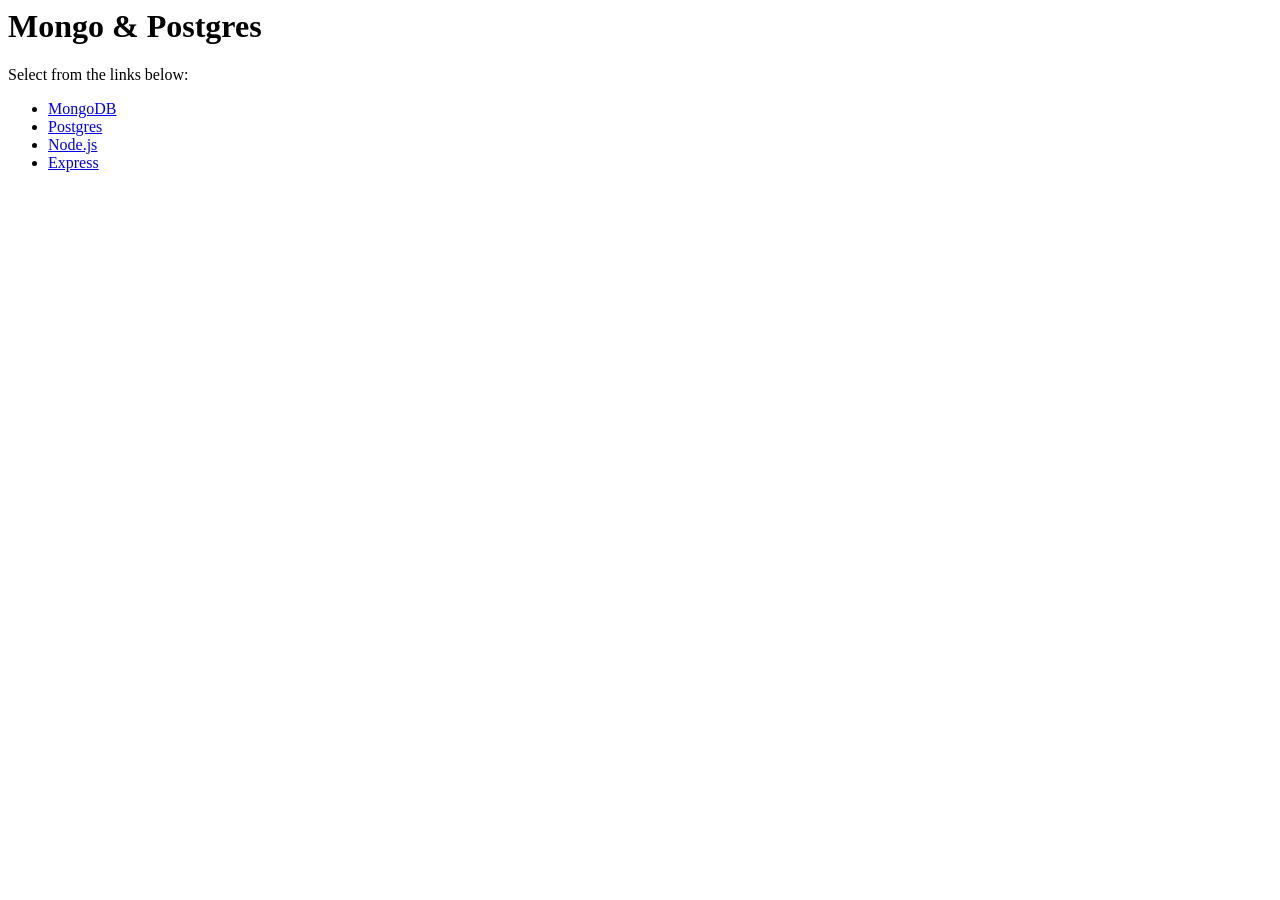
<file: index.html>
<html>
    <body>
        <H1>Mongo &amp; Postgres</H1>
        <p>Select from the links below:</p>
        <ul>
            <li><a href="Mongo/index.html">MongoDB</a></li>
            <li><a href="PostGres/index.html">Postgres</a></li>
            <li><a href="node/index.html">Node.js</a></li>
            <li><a href="express/index.html">Express</a></li>
        </ul>
    </body>
</html>
</file>
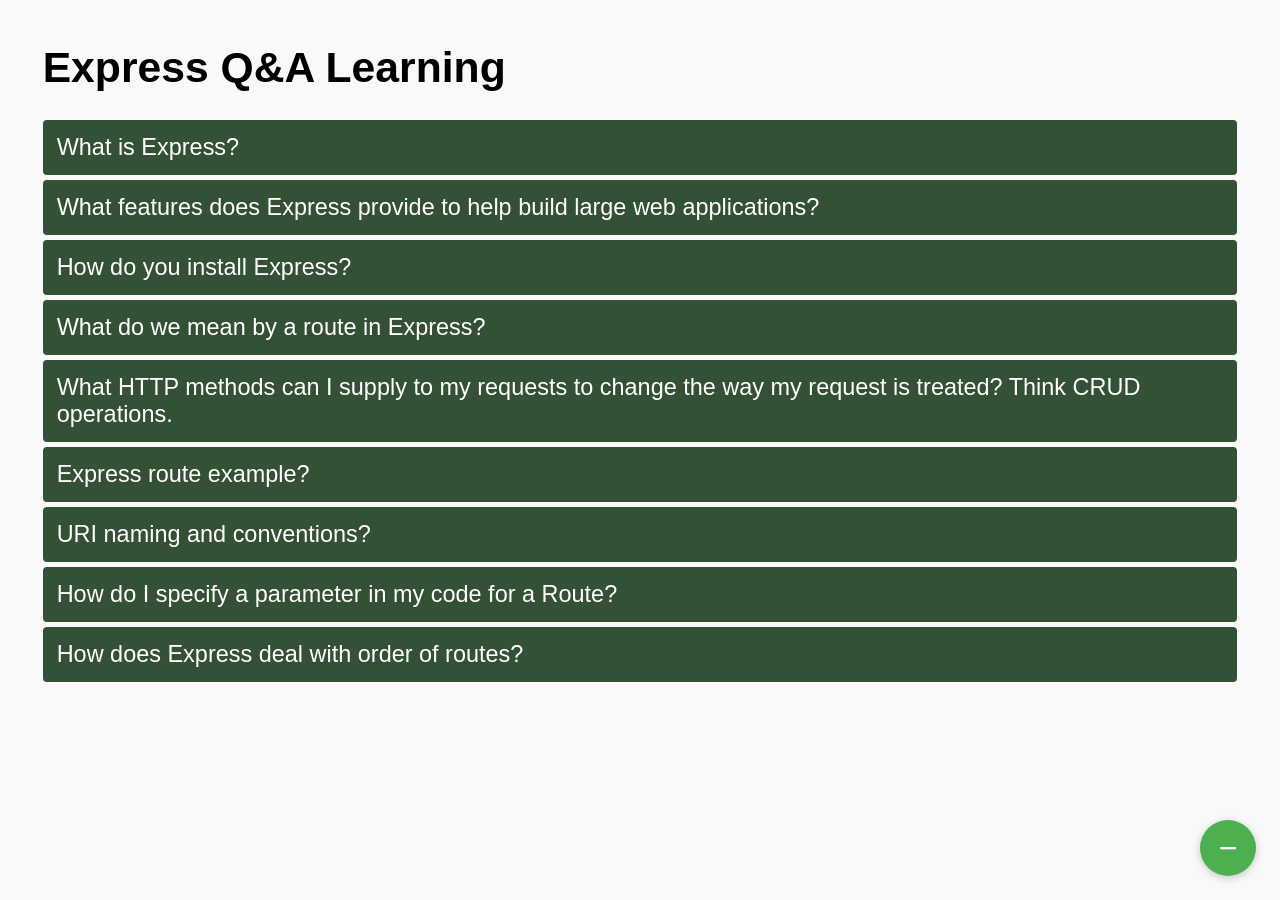
<file: express/index.html>
<!DOCTYPE html>
<html lang="en">
<head>
  <meta charset="UTF-8">
  <title>Express Notes</title>
    <link rel="stylesheet" href="../style.css">
    <script src="../external.js" defer></script>
</head>
<body>
    <h1>Express Q&A Learning</h1>

    <button class="collapsible">What is Express?</button>
    <div class="content">
        <ul>
            <li>A web server framework built on top of Node.js HTTP module.</li>
        </ul>
    </div>

    <button class="collapsible">What features does Express provide to help build large web applications?</button>
    <div class="content">
        <ul>
            <li>Routing</li>
            <li>Templating</li>
            <li>Static file serving</li>
            <li>Extensible with modules to provide caching, security, logging</li>
        </ul>
    </div>

    <button class="collapsible">How do you install Express?</button>
    <div class="content">
        <code>npm install express</code>
    </div>

    <button class="collapsible">What do we mean by a route in Express?</button>
    <div class="content">
        <ul>
            <li>Routes provide endpoints supplied as a URI to your web service.</li>
            <li>Each endpoint will run a piece of Node.js code, or function.</li>
        </ul>
    </div>

    <button class="collapsible">What HTTP methods can I supply to my requests to change the way my request is treated?  Think CRUD operations.</button>
    <div class="content">
        <ul>
            <li>GET = .get()</li>
            <li>POST = .post()</li>
            <li>PUT = .put()</li>
            <li>DELETE = .delete()</li>
        </ul>
    </div>

    <button class="collapsible">Express route example?</button>
    <div class="content">
        <pre>
            import { Client } from 'pg';
            import express from 'express';
            const app = express();
            const port = 3000;

            app.get('/actors', async (req, res) => {
                const client = new Client({
                    user: 'postgres',
                    host: 'localhost',
                    database: 'dvdrental',
                    password: 'secret123',
                    port: 5432,
                });
                try {
                    await client.connect();
                    const result = await client.query('SELECT * FROM actor');
                    res.json(result.rows);
                } catch (err) {
                    res.status(500).json({ error: 'Database query failed' });
                } finally {
                    await client.end();
                }
            });

            app.listen(9000, () => {
                console.log(`Server is running on http://localhost:9000`);
            });
        </pre]>
    </div>

    <button class="collapsible">URI naming and conventions?</button>
    <div class="content">
        <ul>
            <li>URIs should be made up of <pre>serviceName/object[/attribute]</pre></li>
            <li>The <b>object</b> should be in plural format
                <ul>Examples:
                    <li>dvdrental/films</li>
                    <li>dvdrental/actors</li>
                    <li>dvdrental/films/42</li>
                    <li>dvdrental/actors/3</li>
                </ul>
            </li>
        </ul>
    </div>

    <button class="collapsible">How do I specify a parameter in my code for a Route?</button>
    <div class="content">
        <ul>
            <li>Use the colon operator before the parameter name</li>
            <li>Examples:
                <ul>
                    <li>dvdrental/films/:id</li>
                    <li>dvdrental/actors/:name</li>
                </ul>
            </li>
            <li>Yes, you can have multiple parameters, use a forward slash <b style="font-size: 22pt;">/</b> to separate each parameter.</li>
        </ul>
    </div>

    <button class="collapsible">How does Express deal with order of routes?</button>
    <div class="content">
        <ul>
            <li>1st match executes</li>
            <li>Example:<br>
                <pre>
                    app.get('/planets/*', function (req, res) {
                        //...
                    })
                    .get('/planets/:name', function (req, res) {
                        //...
                    })
                </pre>
            </li>
            <li>If you need to match all then use <b>next();</b></li>
            <li>Example:<br>
                <pre>
                    app.get('/planets/*', function (req, res, next) {
                        //...
                    next(); //Invoke next matching route
                    })
                    .get('/planets/:name', function (req, res) {
                        //...
                    })
                </pre>
            </li>
        </ul>
    </div>


    <button class="collapse-all-btn" title="Collapse All">&#8722;</button>

</body>
</html>
</file>
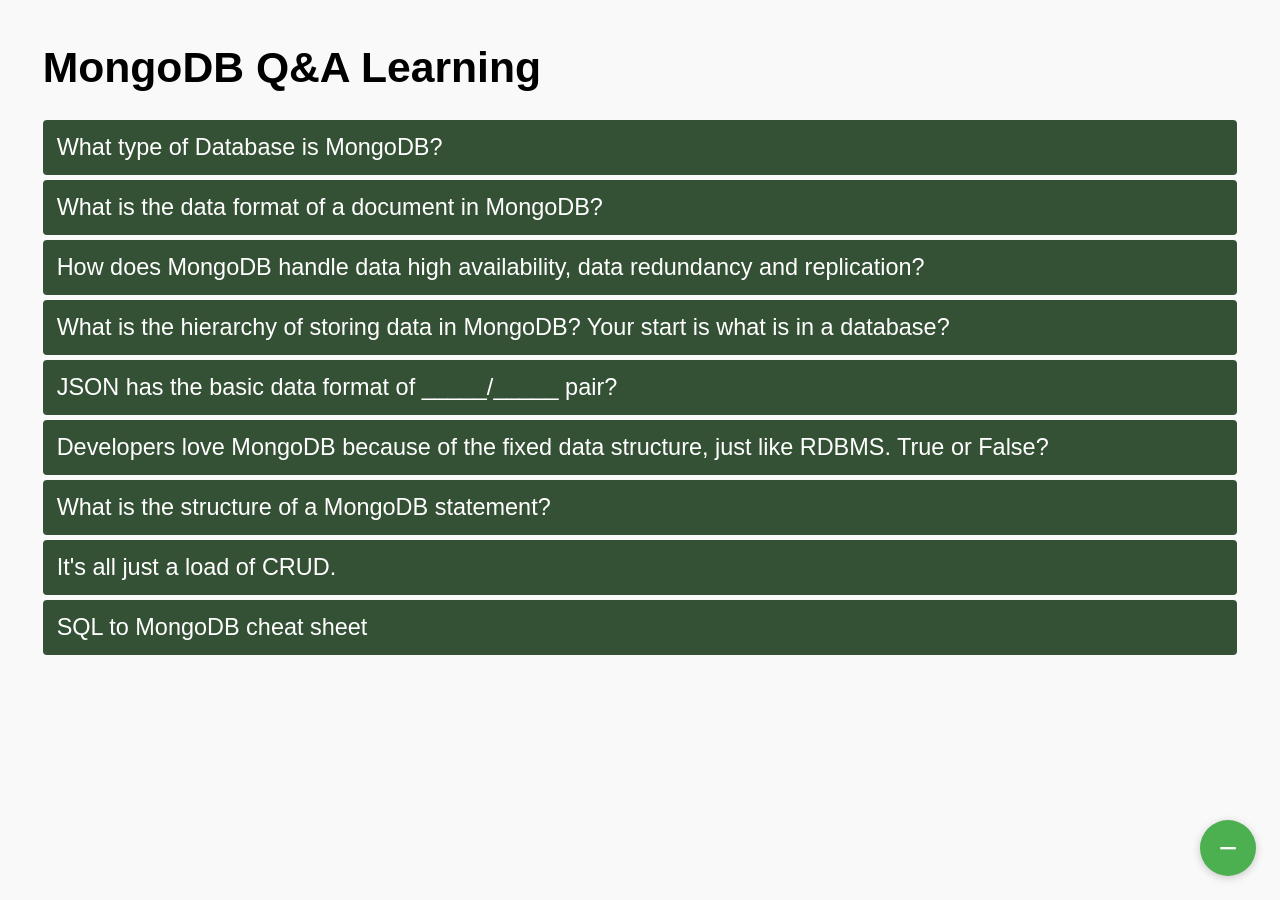
<file: Mongo/index.html>
<!DOCTYPE html>
<html lang="en">
<head>
  <meta charset="UTF-8">
  <title>MongoDB Notes</title>
    <link rel="stylesheet" href="../style.css">
    <script src="../external.js" defer></script>
</head>
<body>
  <h1>MongoDB Q&A Learning</h1>

  <button class="collapsible">What type of Database is MongoDB?</button>
  <div class="content">
    <ul>
        <li>Is a document oriented noSQL database</li>
    </ul>
  </div>

  <button class="collapsible">What is the data format of a document in MongoDB?</button>
  <div class="content">
    <ul>
      <li>Mongo documents are JSON-like called BSON</li>
    </ul>
  </div>

  <button class="collapsible">How does MongoDB handle data high availability, data redundancy and replication?</button>
  <div class="content">
    <ul>
      <li>It <b>shards</b>, splits the data across multiple servers called a cluster.</li>
      <li>The cluster is created as n+1, where we can lose a single server and still have all the data.</li>
      <li>Enables fast indexing and searches.</li>
    </ul>
  </div>

  <button class="collapsible">What is the hierarchy of storing data in MongoDB?  Your start is what is in a database?</button>
  <div class="content">
    <img src="images/Mongo_hierachy.png">
  </div>

  <button class="collapsible">JSON has the basic data format of _____/_____ pair?</button>
  <div class="content">
    <ul>
      <li>Key/Value</li>
      <li>JSON uses <code>&quot;key&quot;: &quot;value&quot;</code></li>
    </ul>
  </div>

  <button class="collapsible">Developers love MongoDB because of the fixed data structure, just like RDBMS.  True or False?</button>
  <div class="content">
    <ul>
      <li><b>FALSE</b></li>
      <li>The structure of a document can change.  We can add fields, or miss fields when adding a document to a collection,</li>
      <li>As a developer it is important that we check what is acceptable in the way of fields.</li>
      <li>As a developer it is important that we ensure the keys are in the exact same case, not just the data.</li>
        <ul>
          <li>Unlike RDBMS the column names are not fixed.</li>
        </ul>
    </ul>
  </div>

  <button class="collapsible">What is the structure of a MongoDB statement?</button>
  <div class="content">
    <ul>
      <li><b>db.</b><i>collection.</i>action</li>
      <li>The find() method looks similar to JSON, except the <b>keys</b> are <b>not</b> quoted.</li>
      <li>String values must be quoted.</li>
      <li>Keys may have arrays or dictionaries as their values.</li>
      <li>Example: <code>db.socks.find( { color: 'blue' } )</code></li>
    </ul>
  </div>

  <button class="collapsible">It's all just a load of CRUD.</button>
  <div class="content">
    <button class="collapsible2">Create a document in a collection called socks.</button>
    <div class="content">
      <ul>
        <li><code>
          db.socks.insertOne( { sockOwner: "Steve", size: 9, color: "Blue", pattern: "Polkadot", material: "Cotton", condition: "Good", forFoot: "Left" } )
        </code></li>
        <li>All the functions start with <b>insert</b>, e.g. insertOne and insertMany</li>
        <button class="collapsible2">insertMany Example.</button>
        <div class="content">
            <code>
              db.socks.insertMany( [
                { sockOwner: "Christine", size: 5, color: "Rose/White", pattern: "Stiped", material: "Wool", condition: "Excellent", forFoot: "Both" },
                { sockOwner: "Rap", size: 10, color: "Navy Blue", pattern: "None", material: "Syntetic", condition: "Good", forFoot: "Right" } 
                { sockOwner: "Ola", size: 8, color: "Black", pattern: "Pin-stipe", material: "Wool", condition: "Good", forFoot: "Left" } 
                { sockOwner: "Fox", size: 9, color: "Black/White", pattern: "Checked", material: "Wool", condition: "Good", forFoot: "Both" } 
              ] )
            </code>
        </div>
      </ul>
    </div>
    <button class="collapsible2">Read (find) all documents in a collection called socks.</button>
    <div class="content">
      <ul>
        <li><code>db.socks.find()</code></li>
      </ul>
    </div>
    <button class="collapsible2">Read (find) all documents in a collection called socks which are left socks.</button>
    <div class="content">
      <ul>
        <li><code>
          db.socks.find( {"forFoot": "Left"} )
        </code></li>
        <li>
          Logical <b>OR</b> operation:<br>
          <code>
            db.socks.find( { $or: [ {"forFoot": "Left"}, {"size": 9} ]})
          </code>
        </li>
        <li>And is the same, but using <b>$and:</b>.  You also have $nor and $not</li>
      </ul>
    </div>
    <button class="collapsible2">Update the document Steve in the socks collection.</button>
    <div class="content">
      <ul>
        <li>db.socks.updateOne( { sockOwner: "Steve" }, { $set: { 'size': 8 } } )</li>
        <li>All the functions start with <b>update</b>, e.g. updateOne and updateMany</li>
      </ul>
    </div>
    <button class="collapsible2">Delete the document Steve in the socks collection.</button>
    <div class="content">
      <ul>
        <li>db.socks.deleteOne( { sockOwner: 'Steve' } )</li>
        <li>All the functions start with <b>update</b>, e.g. deleteOne and deleteMany</li>
        <li>**NOTE:** There is also a **remove** method that works the same as <b>deleteOne</b>, but is less common now.</li>
      </ul>
    </div>
  </div>
  <button class="collapsible">SQL to MongoDB cheat sheet</button>
  <div class="content">
    <ul>
      <li><a href='https://learn.mongodb.com/learn/course/mongodb-sql-cheat-sheet/main/mongodb-sql-cheat-sheet' target="new">MongoDB SQL Cheat Sheet</a></li>
    </ul>
  </div>

  <button class="collapse-all-btn" title="Collapse All">&#8722;</button>
</body>
</html>
</file>
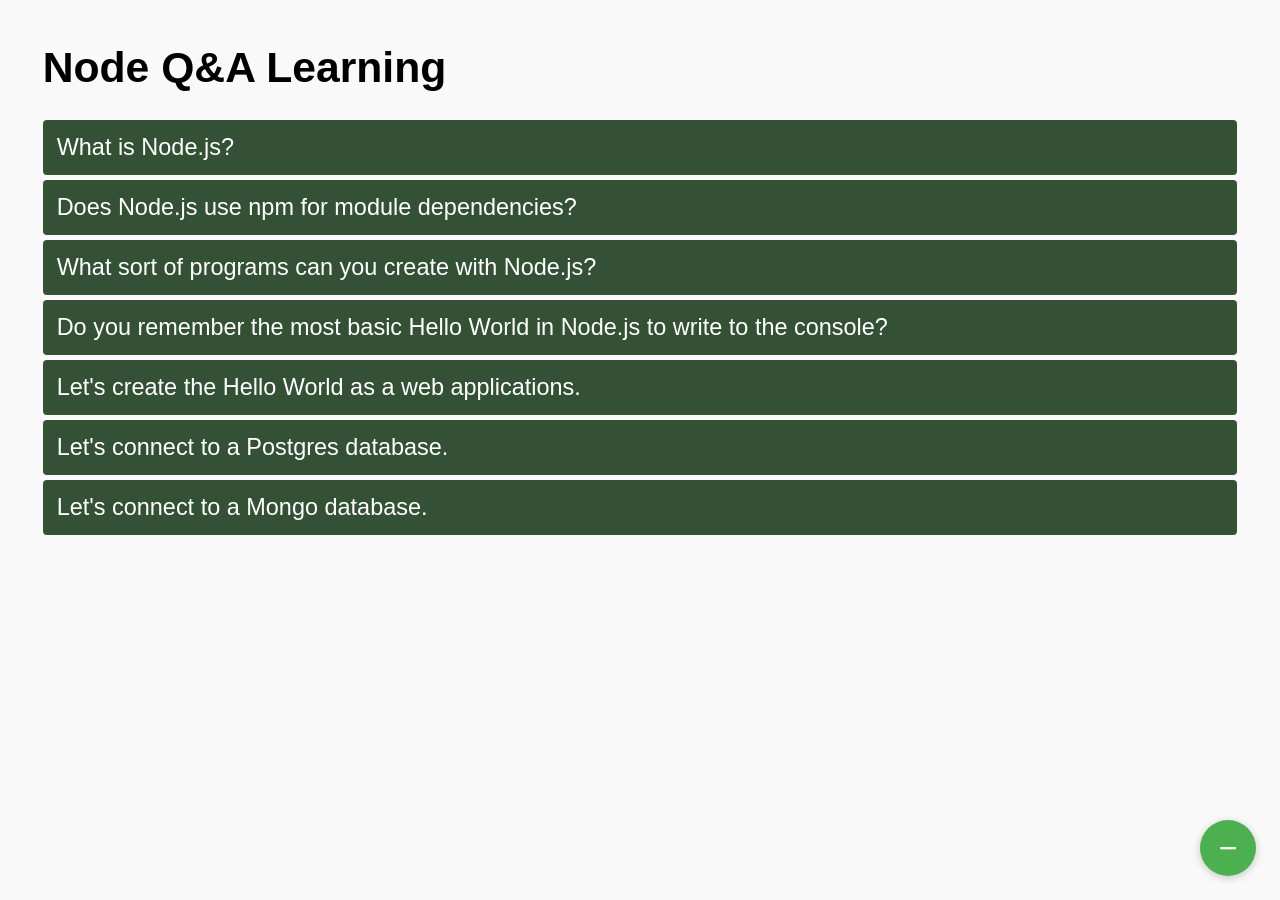
<file: node/index.html>
<!DOCTYPE html>
<html lang="en">
<head>
  <meta charset="UTF-8">
  <title>Node Notes</title>
    <link rel="stylesheet" href="../style.css">
    <script src="../external.js" defer></script>
</head>
<body>
    <h1>Node Q&A Learning</h1>

    <button class="collapsible">What is Node.js?</button>
    <div class="content">
        <ul>
            <li>A platform to build high-performance JavaScript server applications</li>
            <li>Built on the v8 engine from Google</li>
            <li>Node is a <b>runtime environment</b> not a language.</li>
            <li>Uses a single-threaded event loop for concurrency.</li>
            <li>Event driven, non-blocking file and networking I/O. The ability to perform multi-HTTP requests concurrently, or file access.</li>
            <li>Interprets the JavaScript code, allowing JavaScript developers to write server code quickly using all the existing features.</li>
            <li>Great to enable <b>Full Stack Developers</b></li>
        </ul>
    </div>

    <button class="collapsible">Does Node.js use npm for module dependencies?</button>
    <div class="content">
        <ul>
            <li>Yes it does.  We want to make use of all the cool stuff other people have created to save us time.  Let's install and use it.</li>
        </ul>
    </div>

    <button class="collapsible">What sort of programs can you create with Node.js?</button>
    <div class="content">
        <ul>
            <li>Server applications, such as REST APIs, web services, and other server programs.</li>
            <li>Command line applications.</li>
            <li>Desktop applications with GUIs.</li>
        </ul>
    </div>

    <button class="collapsible">Do you remember the most basic Hello World in Node.js to write to the console?</button>
    <div class="content">
        <ul>
            <li>
            <code>console.log("Hello World");</code>
            </li>
            <li>Note the semi-colon, which is optional, but for pure JavaScript and linting you should include them.</li>
        </ul>
    </div>

    <button class="collapsible">Let's create the Hello World as a web applications.</button>
    <div class="content">
        <pre>
            let http = require("http");

            http.createServer(function(request, response) {
                response.writeHead(200, {"Content-Type": "text/plain"});
                response.write("Hello, Node World!");
                response.end();
            }).listen(9000);
        </pre]>
        <p>See page 156.</p>
        <p>Once you run the application, point your web browser at <a href="http://localhost:9000" target="node">http://localhost:9000</a></p>
    </div>

    <button class="collapsible">Let's connect to a Postgres database.</button>
    <div class="content">
        <pre>
            import { Client } from 'pg';

            const client = new Client({
                user: 'postgres',
                host: 'localhost',
                database: 'dvdrental',
                password: 'secret123',
                port: 5432,
            });

            async function queryActors() {
                try {
                    await client.connect();
                    const res = await client.query('SELECT * FROM actor');
                    res.rows.forEach(row => {
                        console.log(row);
                    });
                } catch (err) {
                    console.error('Error querying actors:', err);
                } finally {
                    await client.end();
                }
            }

            queryActors();
        </pre]>
    </div>

    <button class="collapsible">Let's connect to a Mongo database.</button>
    <div class="content">
        <pre>
            import { MongoClient } from "mongodb";

            const url = "mongodb://root:secret123@localhost:27017/";

            async function run() {
                const client = new MongoClient(url);
                try {
                    await client.connect();
                    const dbo = client.db("socks");
                    const result = await dbo.collection("socks").find({}).toArray();
                    console.log(result);
                } catch (err) {
                    console.error(err);
                } finally {
                    await client.close();
                }
            }

            run();
        </pre]>
    </div>

    <button class="collapse-all-btn" title="Collapse All">&#8722;</button>

</body>
</html>
</file>
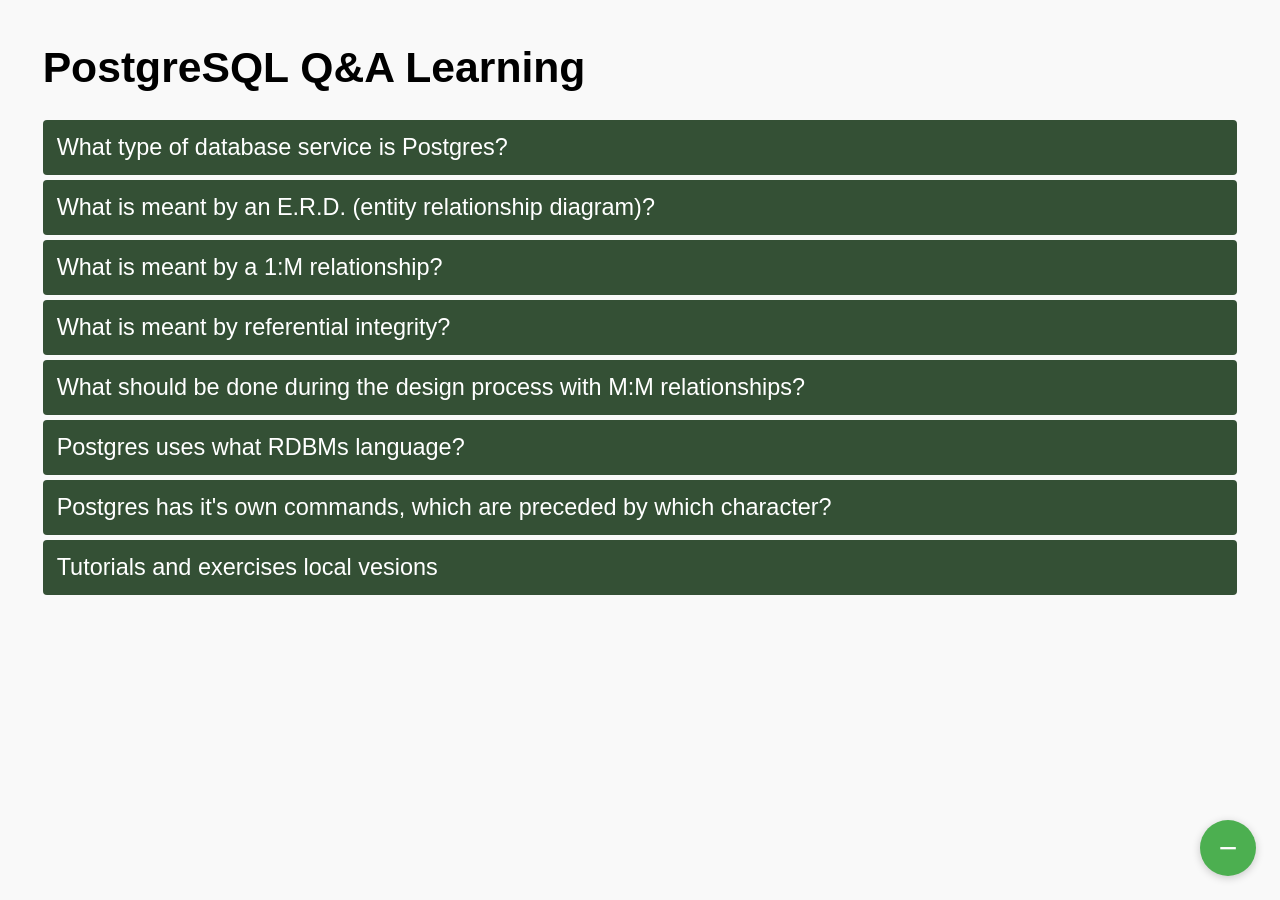
<file: PostGres/index.html>
<!DOCTYPE html>
<html lang="en">
<head>
  <meta charset="UTF-8">
  <title>Postgres Notes</title>
    <link rel="stylesheet" href="../style.css">
    <script src="../external.js" defer></script>
</head>
<body>
    <h1>PostgreSQL Q&A Learning</h1>

    <button class="collapsible">What type of database service is Postgres?</button>
    <div class="content">
        <ul>
            <li>A relational database management system</li>
        </ul>
    </div>

    <button class="collapsible">What is meant by an E.R.D. (entity relationship diagram)?</button>
    <div class="content">
        <ul>
            <li>A diagram showing the interconnectivity of dependencies between tables.</li>
            <li><a href="images/printable-postgresql-sample-database-diagram-1.png" target="erd">Example from Postgres DVD Rental</a></li>
            <li><a href="files/printable-postgresql-sample-database-diagram.pdf" target="erd">The PDF version of the ERD.</a></li>
        </ul>
    </div>

    <button class="collapsible">What is meant by a 1:M relationship?</button>
    <div class="content">
        <ul>
            <li>A relational between 2 tables, where one value will appear multiple times in the other table.</li>
            <img src="images/relationship-diagram-one-to-many.png" height="70%" width="70%">
        </ul>
    </div>

    <button class="collapsible">What is meant by referential integrity?</button>
    <div class="content">
        <ul>
            <li>The relational database system when designed with tables containing primary and foreign keys will ensure that data must exist in the primary key table for the data to be valid in the foreign key table.</li>
        </ul>
    </div>

    <button class="collapsible">What should be done during the design process with M:M relationships?</button>
    <div class="content">
        <ul>
            <li>A joining table should be created, where both primary keys from the main tables become a <b>composite key</b> in the joining table.</li>
            <li>A joining table may also be referred to as
                <ul>
                    <li>Junction table</li>
                    <li>Mapping table</li>
                    <li>Cross-reference table</li>
                    <li>Bridge table</li>
                    <li>Intersection table</li>
                </ul>
            </li>
            <li>
            <button class="collapsible2">Example M:M</button>
            <div class="content">
                <img src="images/MtoM.png" width="70%" height="70%">
            </div>
            </li>
            <li>
                <button class="collapsible2">Example join</button>
                <div class="content">
                    <img src="images/join-multiple-tables-tables-needed.png">
                </div>
            </li>
        </ul>
    </div>

    <button class="collapsible">Postgres uses what RDBMs language?</button>
    <div class="content">
        <ul>
            <li>SQL = Structured Query Language.</li>
            <li>Like MongoDB it also has CRUD operations.</li>
            <li>SQL is split into 2 command groups:
                <ul>
                    <li>DDL = Data Definition Language - used to create databases, tables and other objects for the SCHEMA
                        <ul>
                            <li>CREATE/DROP/ALTER table</li>
                            <li>CREATE/DROP/ALTER database</li>
                            <li>CREATE/DROP/ALTER index</li>
                            <li>CREATE/DROP/ALTER constraint</li>
                        </ul>
                    </li>
                    <li>DML = Data Manipulation Language.  The developer CRUD operations.
                        <ul>
                            <li>INSERT/SELECT/UPDATE/DELETE from tablename</li>
                        </ul>
                    </li>
                </ul>
            </li>
            <li><a href="https://www.postgresql.org/docs/16/sql-commands.html" target="sql">Postgres SQL command reference</a></li>
            <li><a href="https://www.w3schools.com/postgresql/index.php" target="w3">w3schools Postgres Tutorial</a></li>
        </ul>
    </div>

    <button class="collapsible">Postgres has it&apos;s own commands, which are preceded by which character?</button>
    <div class="content">
        <ul>
            <li>The backslash <b style="font-size: 26pt">\</style></b> is placed in front of Postgres specific commands.</li>
            <ul>Examples:
                <li>\? = help</li>
                <li>\q = quit the command line shell</li>
                <li>\c = connect to a Postgres database.  Like use in Mongo and other database servers.</li>
                <li>\l = list all database schemas</li>
                <li>\d or \d+= list all tables in the current schema</li>
                <li>\d <i>tableName</i> = list columns in table</li>
            </ul>
            <li><a href="https://www.postgresql.org/docs/16/app-psql.html" target="psql">The <b>psql</b> command reference</a></li>
        </ul>
    </div>

    <button class="collapsible">Tutorials and exercises local vesions</button>
    <div class="content">
        <ul>
            <li>Tutorials:
                <ul>
                    <li><a href="files/SQL Part 1 _ databases_workshop.html" target="tutorials">SQL Part 1</a></li>
                    <li><a href="files/SQL Part 2 _ databases_workshop.html" target="tutorials">SQL Part 2</a></li>
                    <li><a href="files/SQL Part 3 _ databases_workshop.html" target="tutorials">SQL Part 3</a></li>
                    <li><a href="files/SQL Part 4 _ databases_workshop.html" target="tutorials">SQL Part 4</a></li>
                </ul>
            </li>
            <li>Exercises:
                <ul>
                    <li><a href="files/SQL Part 1_ Exercises _ databases_workshop.html" target="tutorials">SQL Part 1</a></li>
                    <li><a href="files/SQL Part 2_ Exercises_Answers _ databases_workshop.html" target="tutorials">SQL Part 2</a></li>
                </ul>
            </li>
            <li>Answers:
                <ul>
                    <li><a href="files/SQL Part 1_ Exercises_Answers _ databases_workshop.html" target="tutorials">SQL Part 1</a></li>
                    <li><a href="files/SQL Part 2_ Exercises_Answers _ databases_workshop.html" target="tutorials">SQL Part 2</a></li>
                    <li><a href="files/SQL Part 4_ Exercises_Answers _ databases_workshop.html" target="tutorials">SQL Part 3</a></li>
                </ul>
            </li>
        </ul>
    </div>


    <button class="collapse-all-btn" title="Collapse All">&#8722;</button>

</body>
</html>
</file>
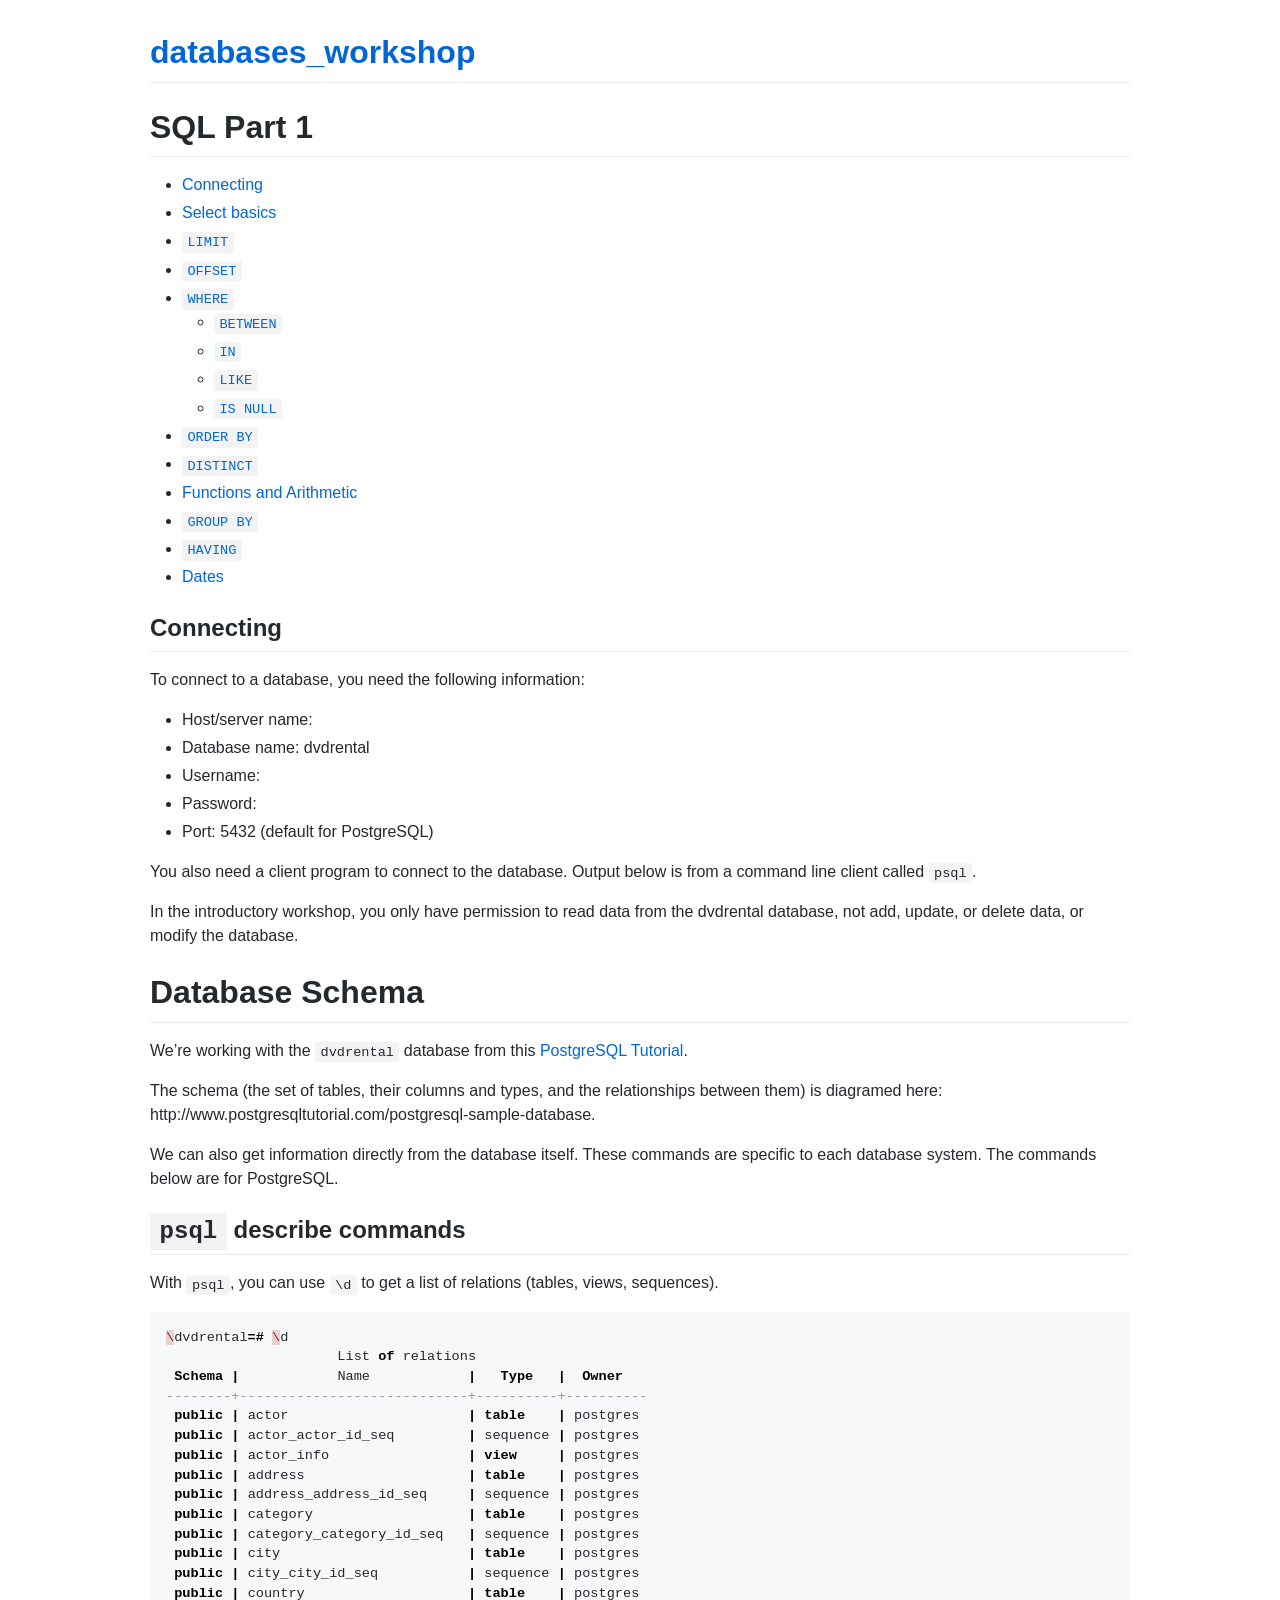
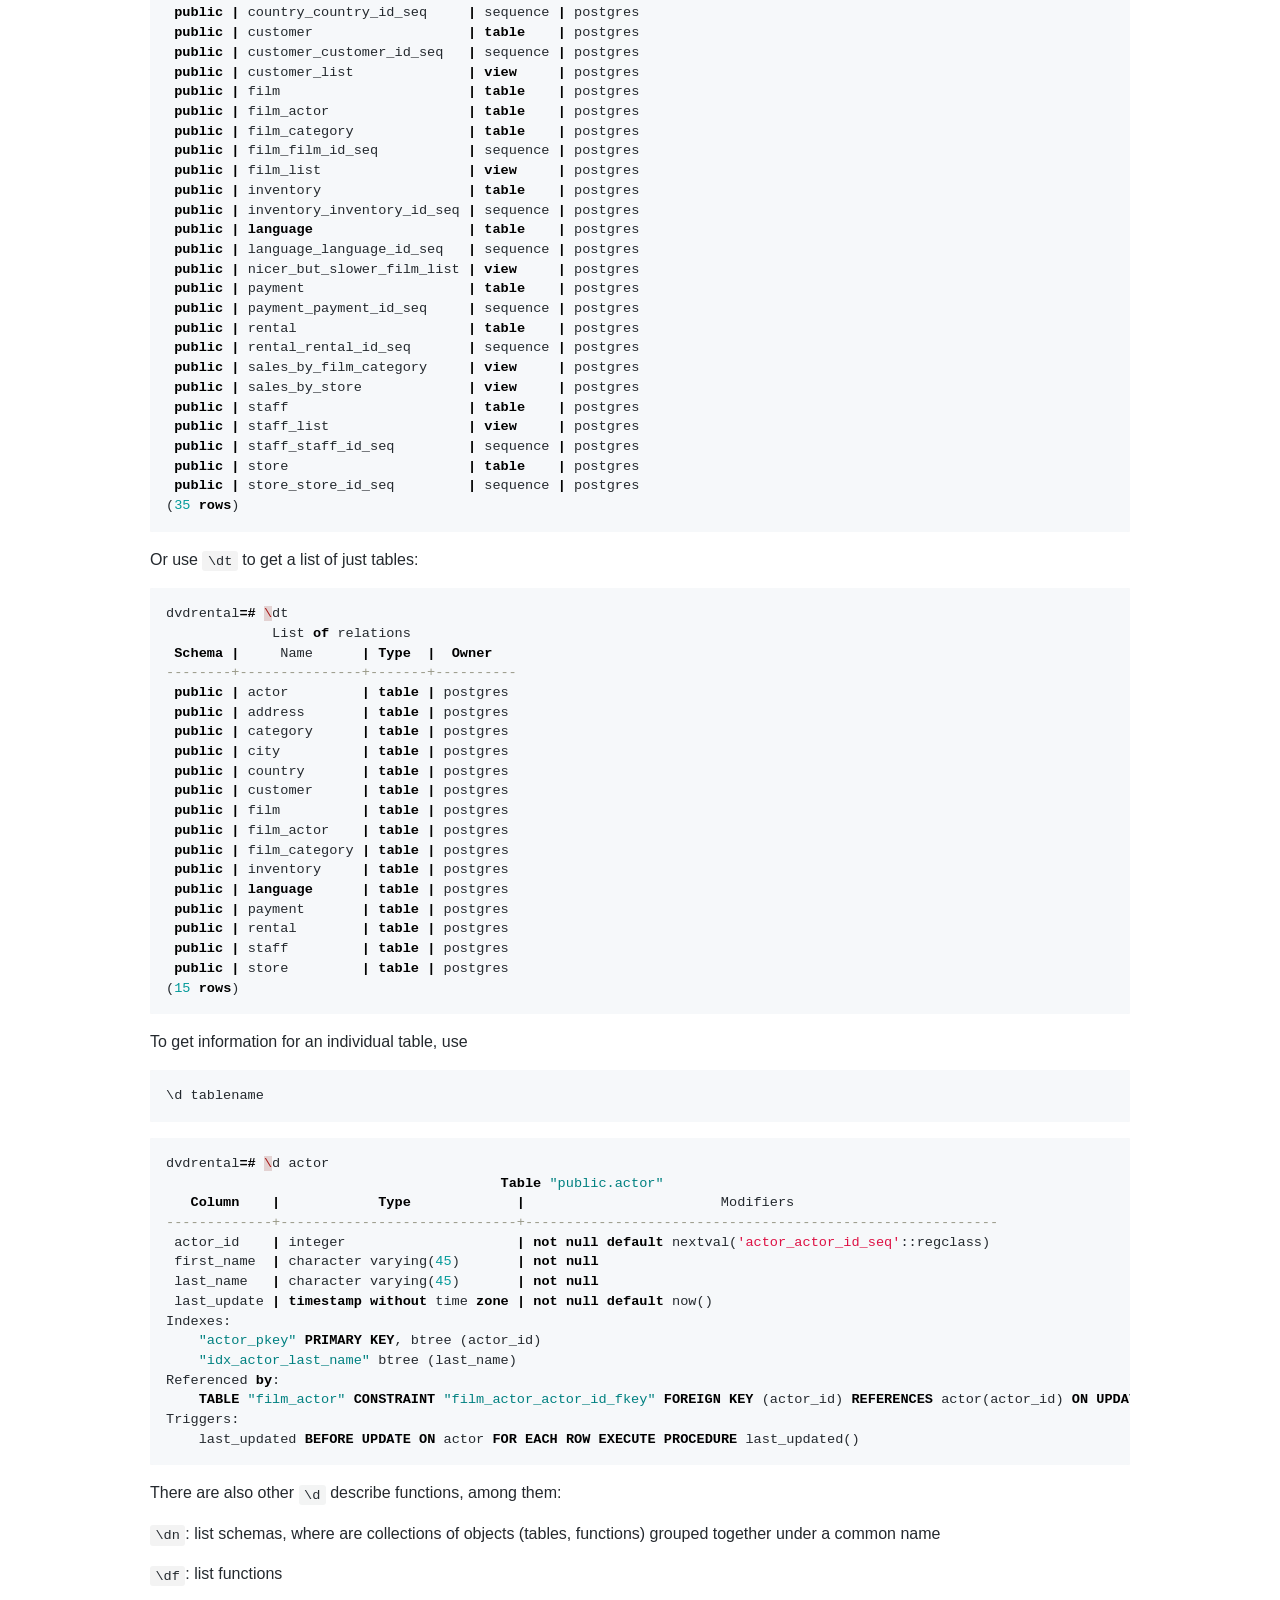
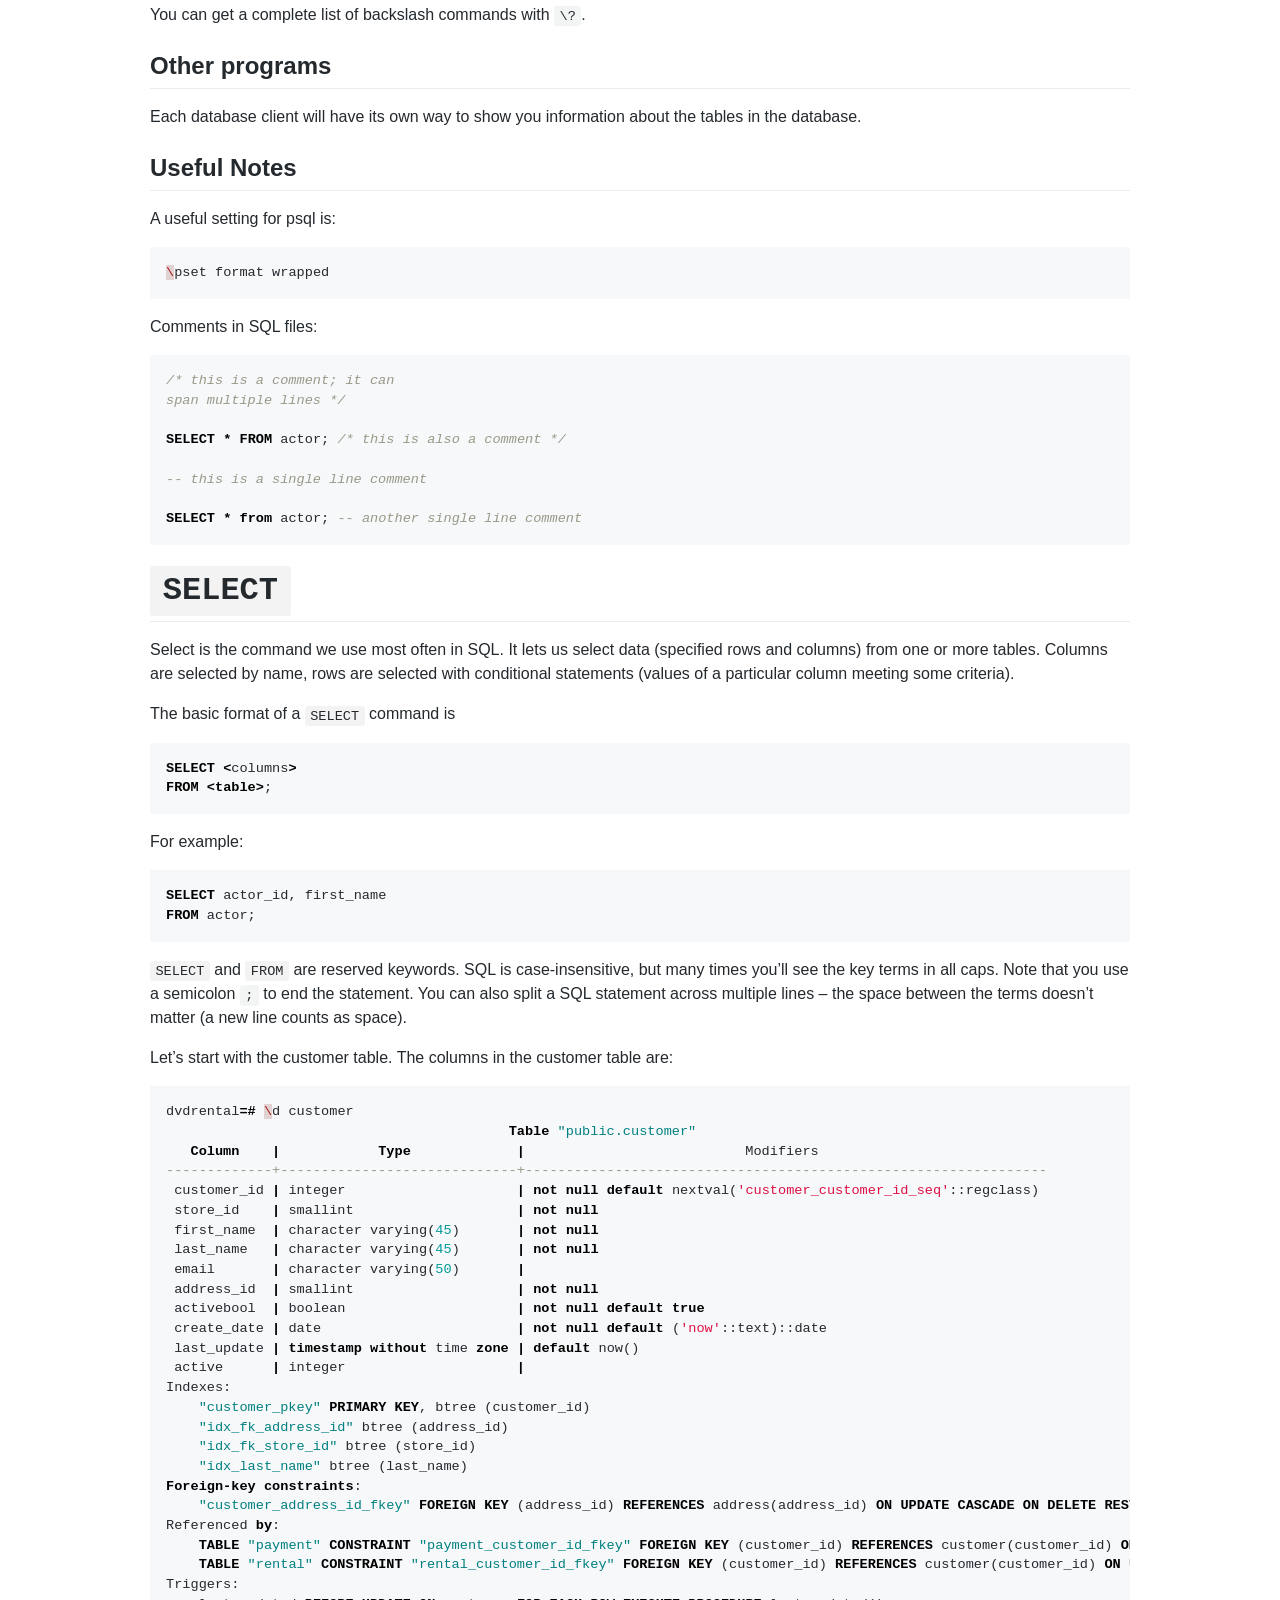
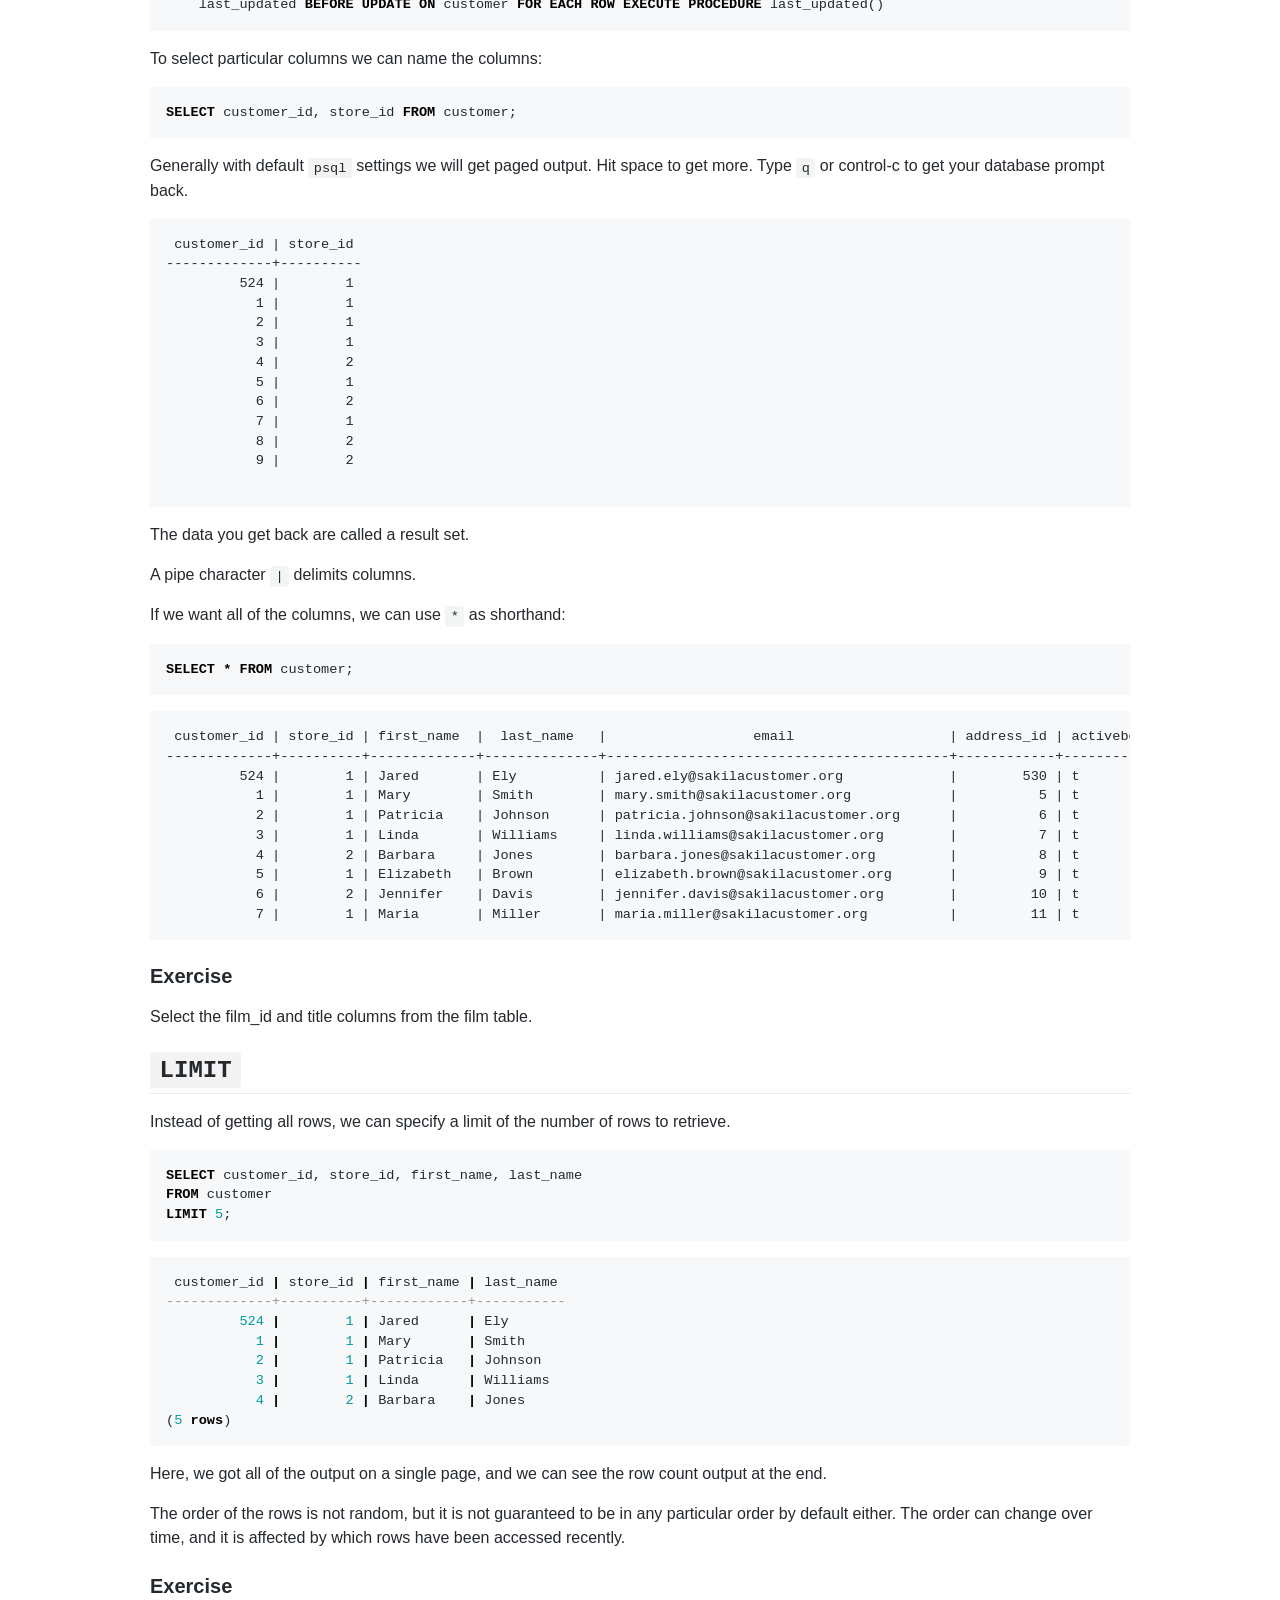
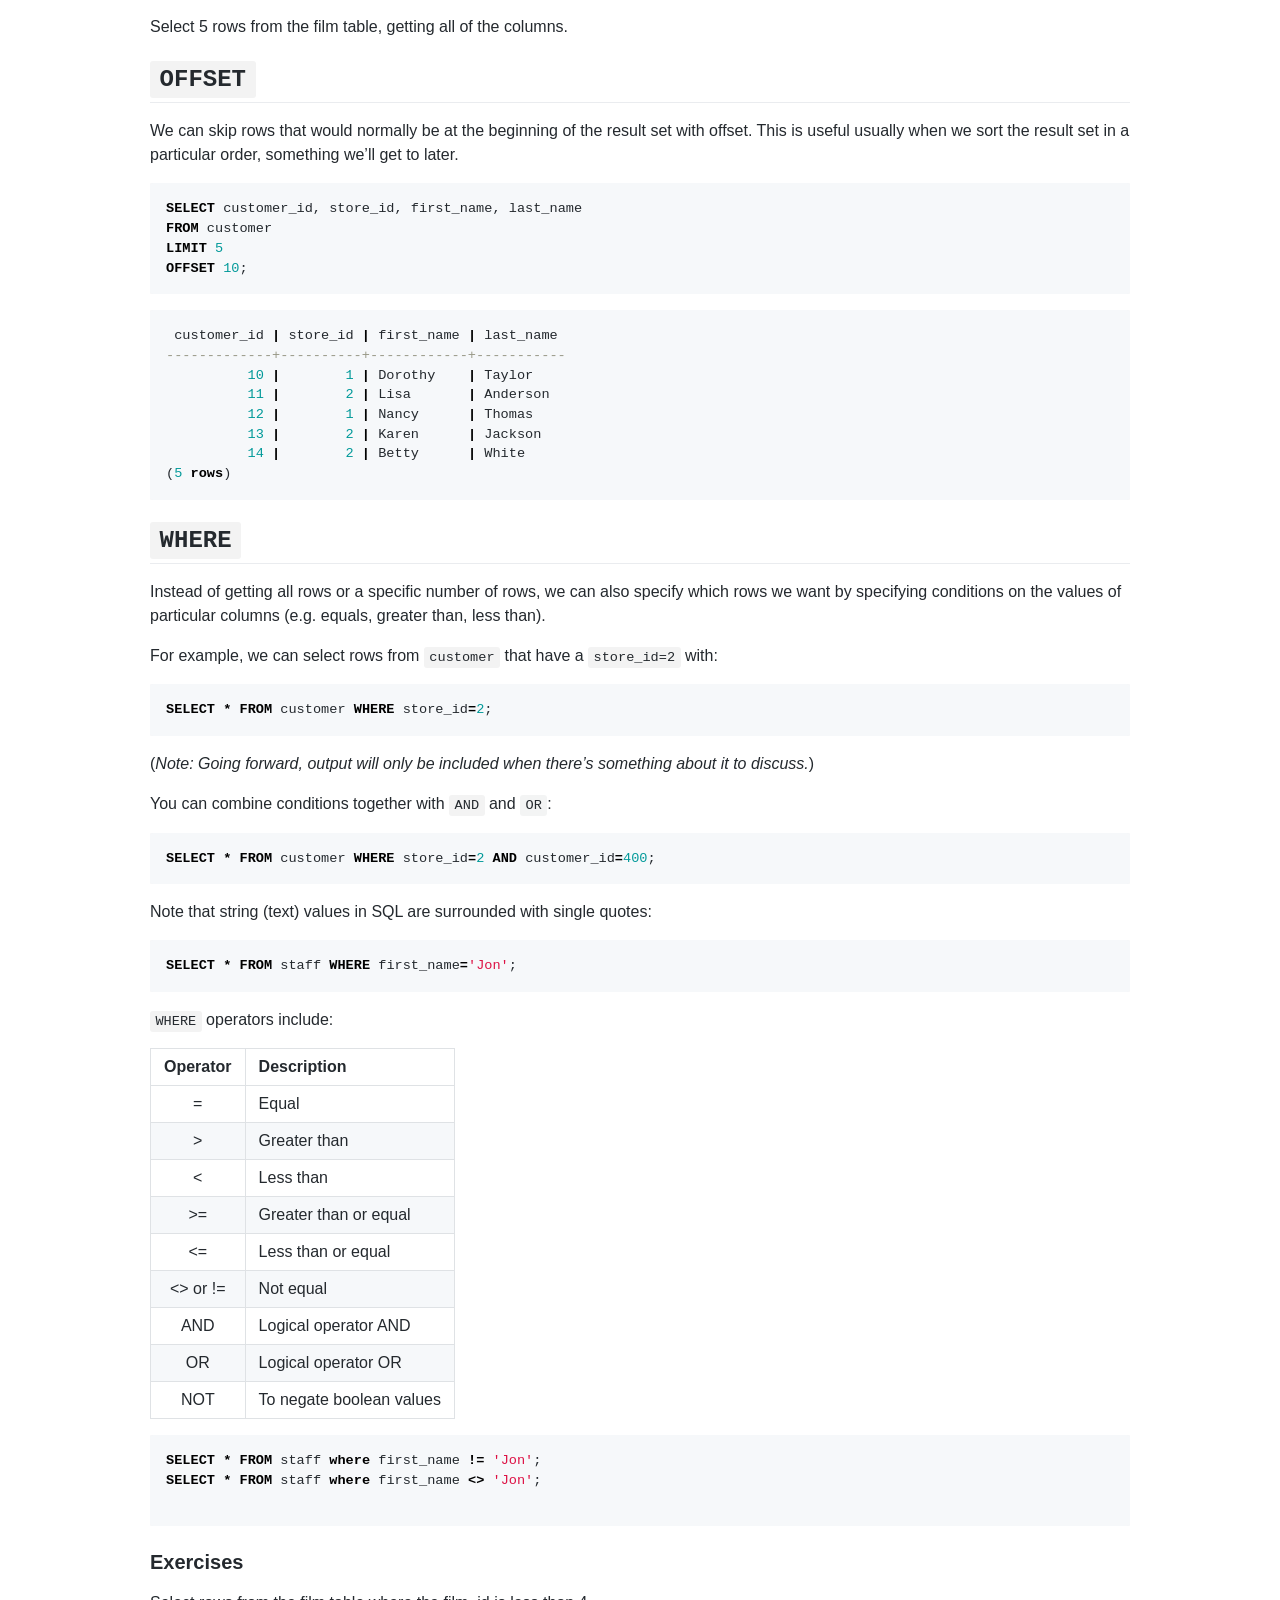
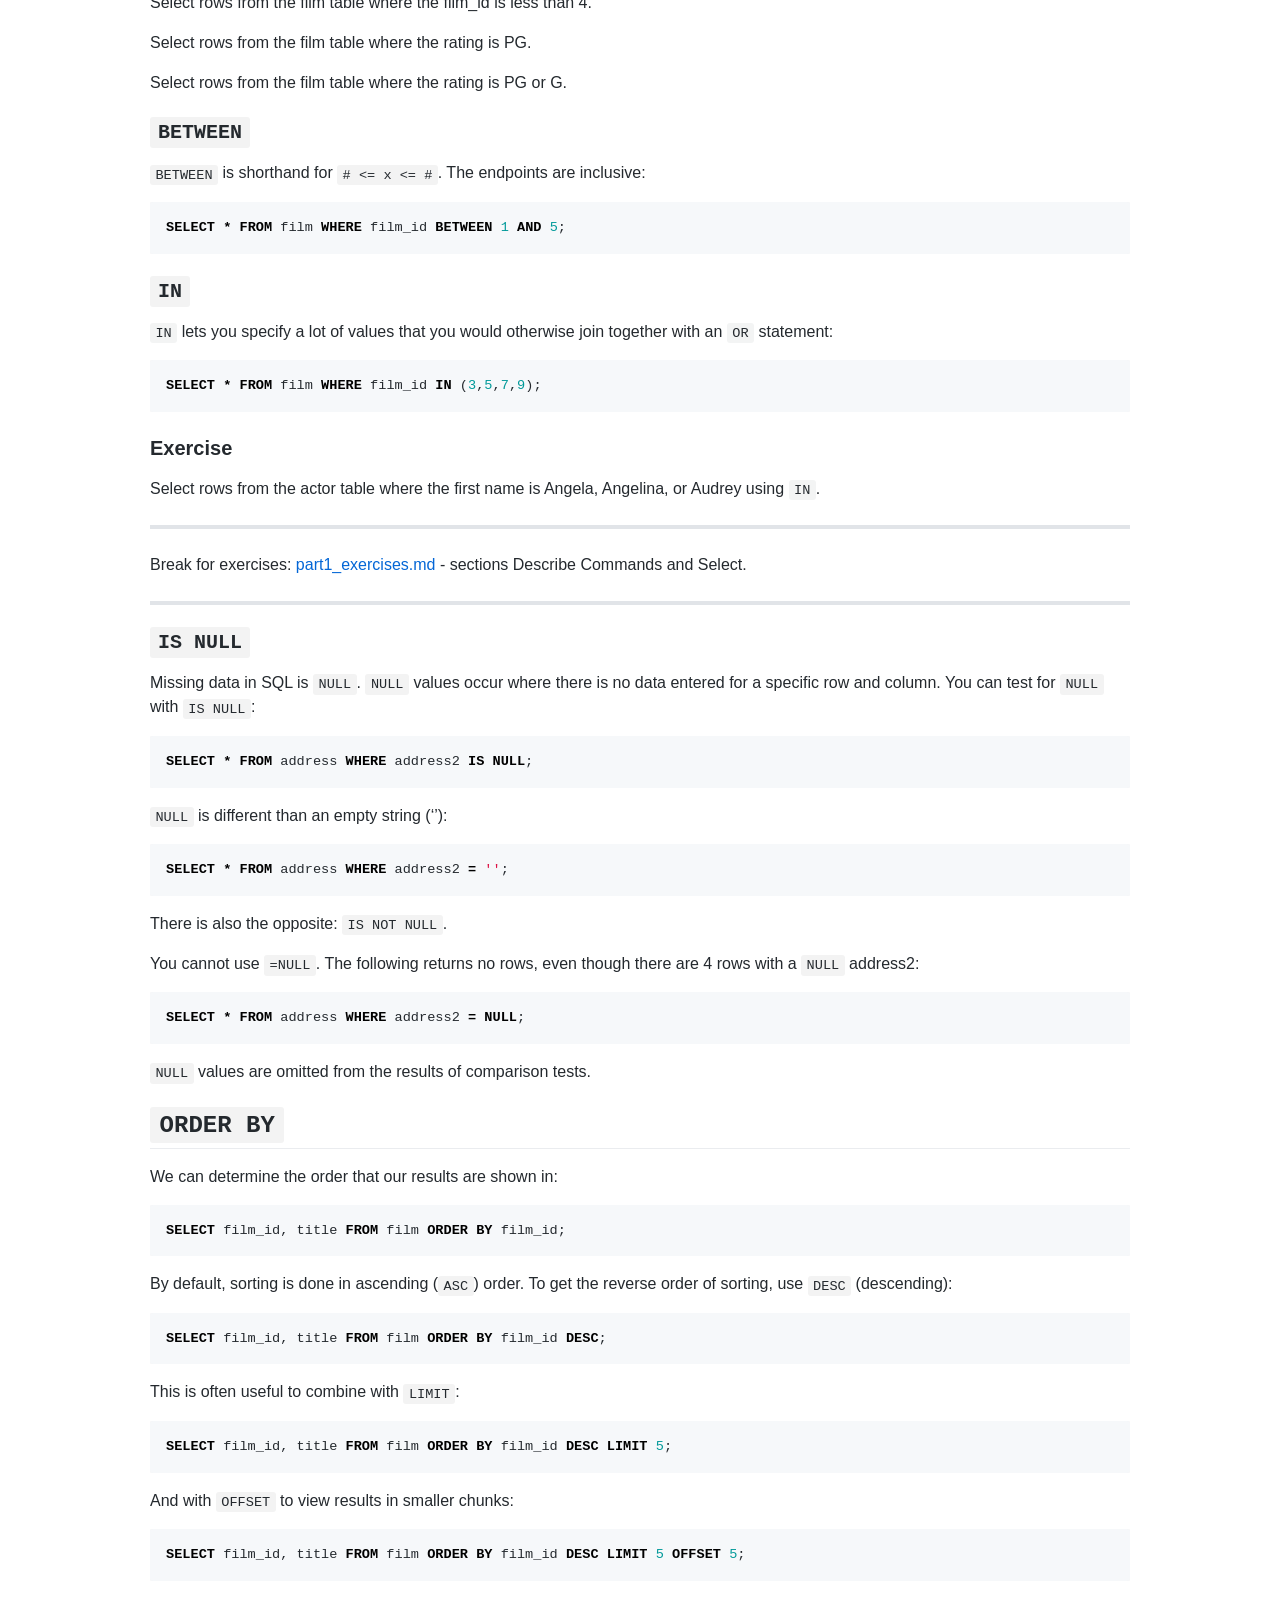
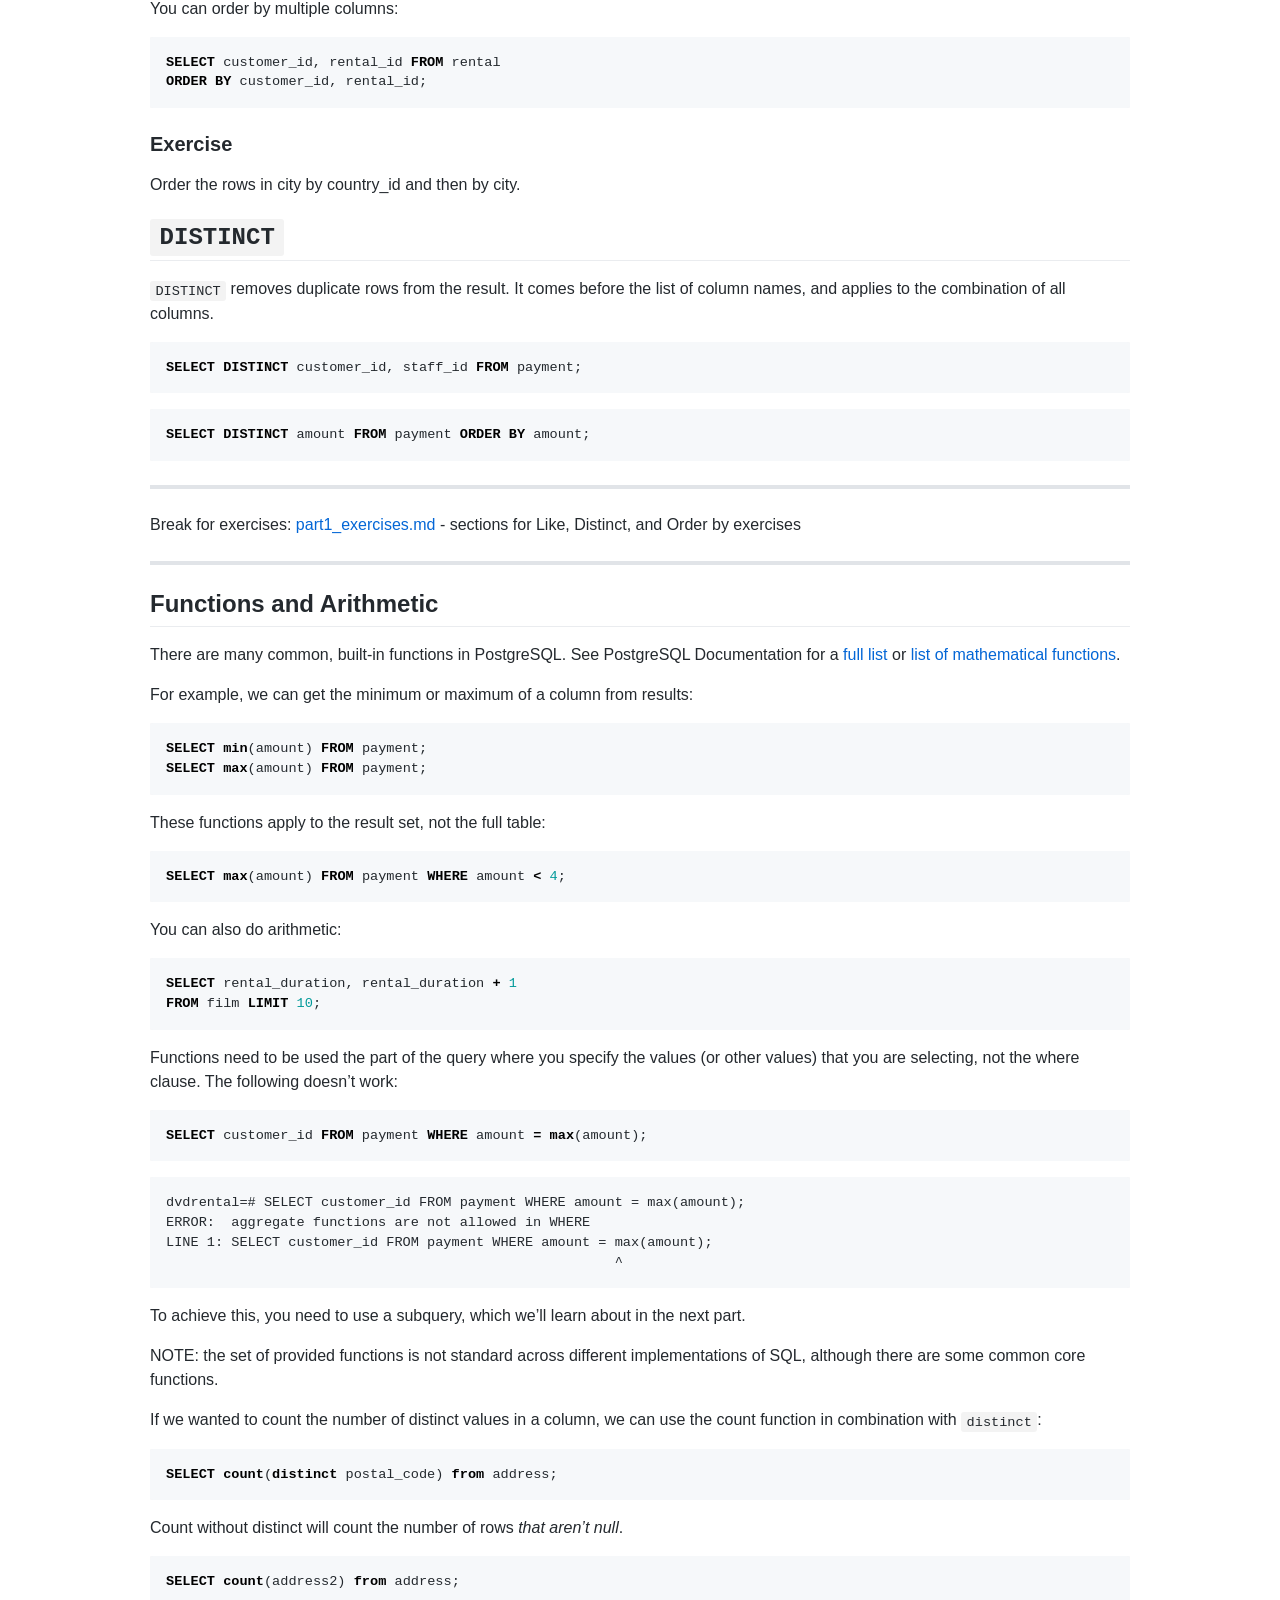
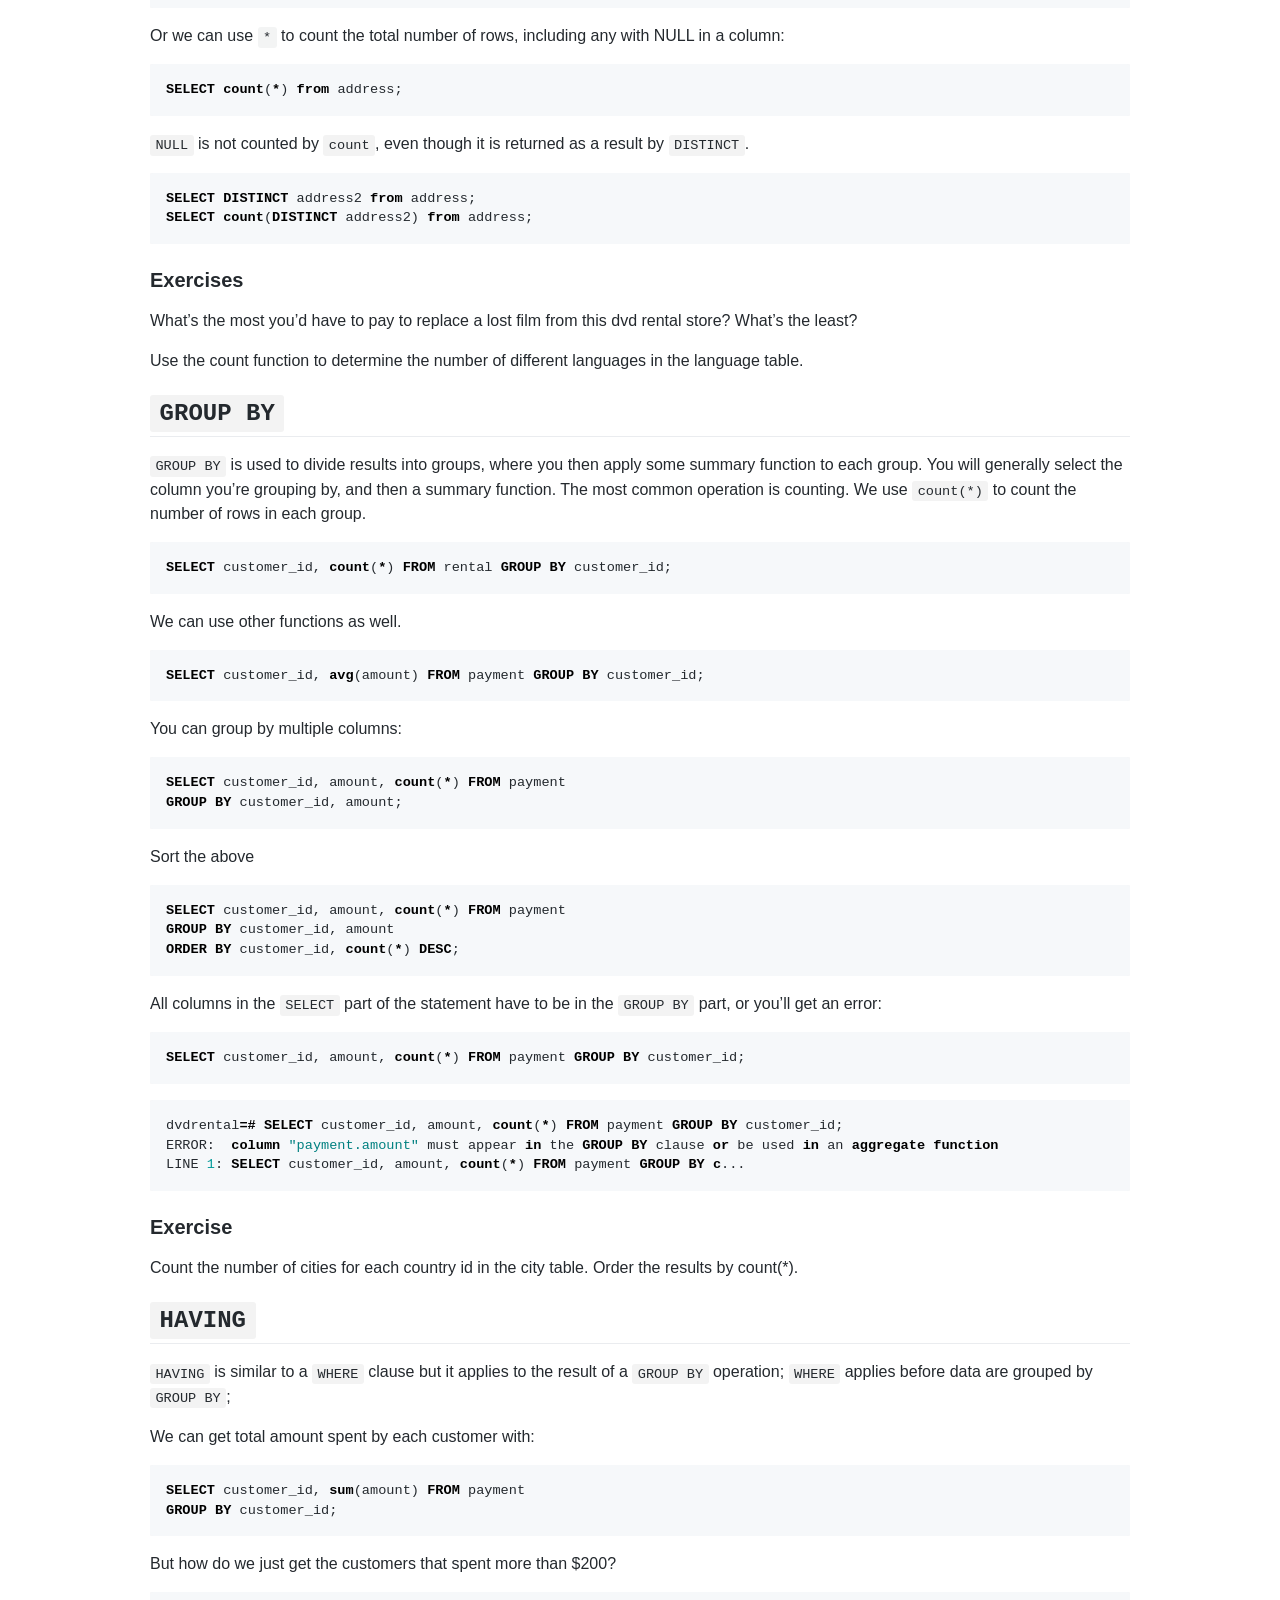
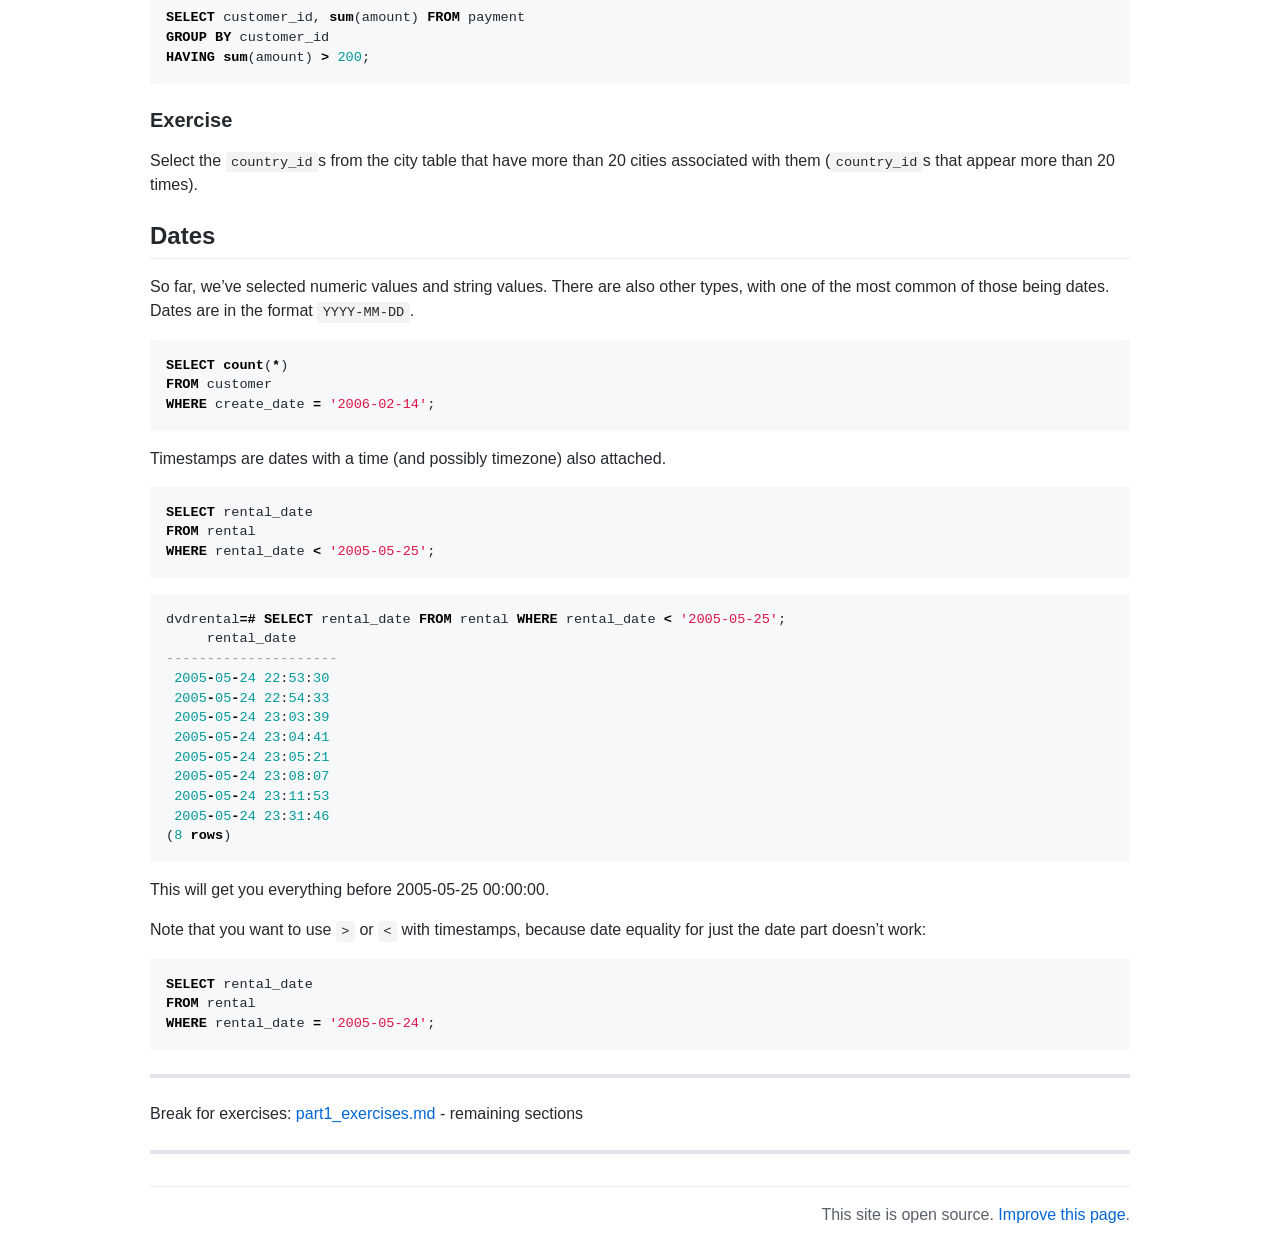
<file: PostGres/files/SQL Part 1 _ databases_workshop.html>
<!DOCTYPE html>
<!-- saved from url=(0059)https://nuitrcs.github.io/databases_workshop/sql/part1.html -->
<html lang="en-US" data-google-analytics-opt-out=""><head><meta http-equiv="Content-Type" content="text/html; charset=UTF-8">
    
    <meta http-equiv="X-UA-Compatible" content="IE=edge">
    <meta name="viewport" content="width=device-width, initial-scale=1">

<!-- Begin Jekyll SEO tag v2.5.0 -->
<title>SQL Part 1 | databases_workshop</title>
<meta name="generator" content="Jekyll v3.8.5">
<meta property="og:title" content="SQL Part 1">
<meta property="og:locale" content="en_US">
<meta name="description" content="RCS Intro to Databases workshop materials">
<meta property="og:description" content="RCS Intro to Databases workshop materials">
<link rel="canonical" href="https://nuitrcs.github.io/databases_workshop/sql/part1.html">
<meta property="og:url" content="https://nuitrcs.github.io/databases_workshop/sql/part1.html">
<meta property="og:site_name" content="databases_workshop">
<script type="application/ld+json">
{"@type":"WebPage","url":"https://nuitrcs.github.io/databases_workshop/sql/part1.html","headline":"SQL Part 1","description":"RCS Intro to Databases workshop materials","@context":"http://schema.org"}</script>
<!-- End Jekyll SEO tag -->

    <style class="anchorjs"></style><link rel="stylesheet" href="./SQL Part 1 _ databases_workshop_files/style.css">
  </head>
  <body>
    <div class="container-lg px-3 my-5 markdown-body">
      
      <h1><a href="https://nuitrcs.github.io/databases_workshop/">databases_workshop</a></h1>
      

      <h1 id="sql-part-1">SQL Part 1</h1>

<ul>
  <li><a href="https://nuitrcs.github.io/databases_workshop/sql/part1.html#connecting">Connecting</a></li>
  <li><a href="https://nuitrcs.github.io/databases_workshop/sql/part1.html#select">Select basics</a></li>
  <li><a href="https://nuitrcs.github.io/databases_workshop/sql/part1.html#limit"><code class="highlighter-rouge">LIMIT</code></a></li>
  <li><a href="https://nuitrcs.github.io/databases_workshop/sql/part1.html#offset"><code class="highlighter-rouge">OFFSET</code></a></li>
  <li><a href="https://nuitrcs.github.io/databases_workshop/sql/part1.html#where"><code class="highlighter-rouge">WHERE</code></a>
    <ul>
      <li><a href="https://nuitrcs.github.io/databases_workshop/sql/part1.html#between"><code class="highlighter-rouge">BETWEEN</code></a></li>
      <li><a href="https://nuitrcs.github.io/databases_workshop/sql/part1.html#in"><code class="highlighter-rouge">IN</code></a></li>
      <li><a href="https://nuitrcs.github.io/databases_workshop/sql/part1.html#like"><code class="highlighter-rouge">LIKE</code></a></li>
      <li><a href="https://nuitrcs.github.io/databases_workshop/sql/part1.html#is-null"><code class="highlighter-rouge">IS NULL</code></a></li>
    </ul>
  </li>
  <li><a href="https://nuitrcs.github.io/databases_workshop/sql/part1.html#order-by"><code class="highlighter-rouge">ORDER BY</code></a></li>
  <li><a href="https://nuitrcs.github.io/databases_workshop/sql/part1.html#distinct"><code class="highlighter-rouge">DISTINCT</code></a></li>
  <li><a href="https://nuitrcs.github.io/databases_workshop/sql/part1.html#functions-and-arithmetic">Functions and Arithmetic</a></li>
  <li><a href="https://nuitrcs.github.io/databases_workshop/sql/part1.html#group-by"><code class="highlighter-rouge">GROUP BY</code></a></li>
  <li><a href="https://nuitrcs.github.io/databases_workshop/sql/part1.html#having"><code class="highlighter-rouge">HAVING</code></a></li>
  <li><a href="https://nuitrcs.github.io/databases_workshop/sql/part1.html#dates">Dates</a></li>
</ul>

<h2 id="connecting">Connecting<a class="anchorjs-link " href="https://nuitrcs.github.io/databases_workshop/sql/part1.html#connecting" aria-label="Anchor" data-anchorjs-icon="" style="font: 1em / 1 anchorjs-icons; padding-left: 0.375em;"></a></h2>

<p>To connect to a database, you need the following information:</p>

<ul>
  <li>Host/server name:</li>
  <li>Database name: dvdrental</li>
  <li>Username:</li>
  <li>Password:</li>
  <li>Port: 5432 (default for PostgreSQL)</li>
</ul>

<p>You also need a client program to connect to the database.  Output below is from a command line client called <code class="highlighter-rouge">psql</code>.</p>

<p>In the introductory workshop, you only have permission to read data from the dvdrental database, not add, update, or delete data, or modify the database.</p>

<h1 id="database-schema">Database Schema</h1>

<p>We’re working with the <code class="highlighter-rouge">dvdrental</code> database from this <a href="http://www.postgresqltutorial.com/">PostgreSQL Tutorial</a>.</p>

<p>The schema (the set of tables, their columns and types, and the relationships between them) is diagramed here: http://www.postgresqltutorial.com/postgresql-sample-database.</p>

<p>We can also get information directly from the database itself.  These commands are specific to each database system.  The commands below are for PostgreSQL.</p>

<h2 id="psql-describe-commands"><code class="highlighter-rouge">psql</code> describe commands<a class="anchorjs-link " href="https://nuitrcs.github.io/databases_workshop/sql/part1.html#psql-describe-commands" aria-label="Anchor" data-anchorjs-icon="" style="font: 1em / 1 anchorjs-icons; padding-left: 0.375em;"></a></h2>

<p>With <code class="highlighter-rouge">psql</code>, you can use <code class="highlighter-rouge">\d</code> to get a list of relations (tables, views, sequences).</p>

<div class="language-sql highlighter-rouge"><div class="highlight"><pre class="highlight"><code><span class="err">\</span><span class="n">dvdrental</span><span class="o">=#</span> <span class="err">\</span><span class="n">d</span>
                     <span class="n">List</span> <span class="k">of</span> <span class="n">relations</span>
 <span class="k">Schema</span> <span class="o">|</span>            <span class="n">Name</span>            <span class="o">|</span>   <span class="k">Type</span>   <span class="o">|</span>  <span class="k">Owner</span>   
<span class="c1">--------+----------------------------+----------+----------</span>
 <span class="k">public</span> <span class="o">|</span> <span class="n">actor</span>                      <span class="o">|</span> <span class="k">table</span>    <span class="o">|</span> <span class="n">postgres</span>
 <span class="k">public</span> <span class="o">|</span> <span class="n">actor_actor_id_seq</span>         <span class="o">|</span> <span class="n">sequence</span> <span class="o">|</span> <span class="n">postgres</span>
 <span class="k">public</span> <span class="o">|</span> <span class="n">actor_info</span>                 <span class="o">|</span> <span class="k">view</span>     <span class="o">|</span> <span class="n">postgres</span>
 <span class="k">public</span> <span class="o">|</span> <span class="n">address</span>                    <span class="o">|</span> <span class="k">table</span>    <span class="o">|</span> <span class="n">postgres</span>
 <span class="k">public</span> <span class="o">|</span> <span class="n">address_address_id_seq</span>     <span class="o">|</span> <span class="n">sequence</span> <span class="o">|</span> <span class="n">postgres</span>
 <span class="k">public</span> <span class="o">|</span> <span class="n">category</span>                   <span class="o">|</span> <span class="k">table</span>    <span class="o">|</span> <span class="n">postgres</span>
 <span class="k">public</span> <span class="o">|</span> <span class="n">category_category_id_seq</span>   <span class="o">|</span> <span class="n">sequence</span> <span class="o">|</span> <span class="n">postgres</span>
 <span class="k">public</span> <span class="o">|</span> <span class="n">city</span>                       <span class="o">|</span> <span class="k">table</span>    <span class="o">|</span> <span class="n">postgres</span>
 <span class="k">public</span> <span class="o">|</span> <span class="n">city_city_id_seq</span>           <span class="o">|</span> <span class="n">sequence</span> <span class="o">|</span> <span class="n">postgres</span>
 <span class="k">public</span> <span class="o">|</span> <span class="n">country</span>                    <span class="o">|</span> <span class="k">table</span>    <span class="o">|</span> <span class="n">postgres</span>
 <span class="k">public</span> <span class="o">|</span> <span class="n">country_country_id_seq</span>     <span class="o">|</span> <span class="n">sequence</span> <span class="o">|</span> <span class="n">postgres</span>
 <span class="k">public</span> <span class="o">|</span> <span class="n">customer</span>                   <span class="o">|</span> <span class="k">table</span>    <span class="o">|</span> <span class="n">postgres</span>
 <span class="k">public</span> <span class="o">|</span> <span class="n">customer_customer_id_seq</span>   <span class="o">|</span> <span class="n">sequence</span> <span class="o">|</span> <span class="n">postgres</span>
 <span class="k">public</span> <span class="o">|</span> <span class="n">customer_list</span>              <span class="o">|</span> <span class="k">view</span>     <span class="o">|</span> <span class="n">postgres</span>
 <span class="k">public</span> <span class="o">|</span> <span class="n">film</span>                       <span class="o">|</span> <span class="k">table</span>    <span class="o">|</span> <span class="n">postgres</span>
 <span class="k">public</span> <span class="o">|</span> <span class="n">film_actor</span>                 <span class="o">|</span> <span class="k">table</span>    <span class="o">|</span> <span class="n">postgres</span>
 <span class="k">public</span> <span class="o">|</span> <span class="n">film_category</span>              <span class="o">|</span> <span class="k">table</span>    <span class="o">|</span> <span class="n">postgres</span>
 <span class="k">public</span> <span class="o">|</span> <span class="n">film_film_id_seq</span>           <span class="o">|</span> <span class="n">sequence</span> <span class="o">|</span> <span class="n">postgres</span>
 <span class="k">public</span> <span class="o">|</span> <span class="n">film_list</span>                  <span class="o">|</span> <span class="k">view</span>     <span class="o">|</span> <span class="n">postgres</span>
 <span class="k">public</span> <span class="o">|</span> <span class="n">inventory</span>                  <span class="o">|</span> <span class="k">table</span>    <span class="o">|</span> <span class="n">postgres</span>
 <span class="k">public</span> <span class="o">|</span> <span class="n">inventory_inventory_id_seq</span> <span class="o">|</span> <span class="n">sequence</span> <span class="o">|</span> <span class="n">postgres</span>
 <span class="k">public</span> <span class="o">|</span> <span class="k">language</span>                   <span class="o">|</span> <span class="k">table</span>    <span class="o">|</span> <span class="n">postgres</span>
 <span class="k">public</span> <span class="o">|</span> <span class="n">language_language_id_seq</span>   <span class="o">|</span> <span class="n">sequence</span> <span class="o">|</span> <span class="n">postgres</span>
 <span class="k">public</span> <span class="o">|</span> <span class="n">nicer_but_slower_film_list</span> <span class="o">|</span> <span class="k">view</span>     <span class="o">|</span> <span class="n">postgres</span>
 <span class="k">public</span> <span class="o">|</span> <span class="n">payment</span>                    <span class="o">|</span> <span class="k">table</span>    <span class="o">|</span> <span class="n">postgres</span>
 <span class="k">public</span> <span class="o">|</span> <span class="n">payment_payment_id_seq</span>     <span class="o">|</span> <span class="n">sequence</span> <span class="o">|</span> <span class="n">postgres</span>
 <span class="k">public</span> <span class="o">|</span> <span class="n">rental</span>                     <span class="o">|</span> <span class="k">table</span>    <span class="o">|</span> <span class="n">postgres</span>
 <span class="k">public</span> <span class="o">|</span> <span class="n">rental_rental_id_seq</span>       <span class="o">|</span> <span class="n">sequence</span> <span class="o">|</span> <span class="n">postgres</span>
 <span class="k">public</span> <span class="o">|</span> <span class="n">sales_by_film_category</span>     <span class="o">|</span> <span class="k">view</span>     <span class="o">|</span> <span class="n">postgres</span>
 <span class="k">public</span> <span class="o">|</span> <span class="n">sales_by_store</span>             <span class="o">|</span> <span class="k">view</span>     <span class="o">|</span> <span class="n">postgres</span>
 <span class="k">public</span> <span class="o">|</span> <span class="n">staff</span>                      <span class="o">|</span> <span class="k">table</span>    <span class="o">|</span> <span class="n">postgres</span>
 <span class="k">public</span> <span class="o">|</span> <span class="n">staff_list</span>                 <span class="o">|</span> <span class="k">view</span>     <span class="o">|</span> <span class="n">postgres</span>
 <span class="k">public</span> <span class="o">|</span> <span class="n">staff_staff_id_seq</span>         <span class="o">|</span> <span class="n">sequence</span> <span class="o">|</span> <span class="n">postgres</span>
 <span class="k">public</span> <span class="o">|</span> <span class="n">store</span>                      <span class="o">|</span> <span class="k">table</span>    <span class="o">|</span> <span class="n">postgres</span>
 <span class="k">public</span> <span class="o">|</span> <span class="n">store_store_id_seq</span>         <span class="o">|</span> <span class="n">sequence</span> <span class="o">|</span> <span class="n">postgres</span>
<span class="p">(</span><span class="mi">35</span> <span class="k">rows</span><span class="p">)</span>
</code></pre></div></div>

<p>Or use <code class="highlighter-rouge">\dt</code> to get a list of just tables:</p>

<div class="language-sql highlighter-rouge"><div class="highlight"><pre class="highlight"><code><span class="n">dvdrental</span><span class="o">=#</span> <span class="err">\</span><span class="n">dt</span>
             <span class="n">List</span> <span class="k">of</span> <span class="n">relations</span>
 <span class="k">Schema</span> <span class="o">|</span>     <span class="n">Name</span>      <span class="o">|</span> <span class="k">Type</span>  <span class="o">|</span>  <span class="k">Owner</span>   
<span class="c1">--------+---------------+-------+----------</span>
 <span class="k">public</span> <span class="o">|</span> <span class="n">actor</span>         <span class="o">|</span> <span class="k">table</span> <span class="o">|</span> <span class="n">postgres</span>
 <span class="k">public</span> <span class="o">|</span> <span class="n">address</span>       <span class="o">|</span> <span class="k">table</span> <span class="o">|</span> <span class="n">postgres</span>
 <span class="k">public</span> <span class="o">|</span> <span class="n">category</span>      <span class="o">|</span> <span class="k">table</span> <span class="o">|</span> <span class="n">postgres</span>
 <span class="k">public</span> <span class="o">|</span> <span class="n">city</span>          <span class="o">|</span> <span class="k">table</span> <span class="o">|</span> <span class="n">postgres</span>
 <span class="k">public</span> <span class="o">|</span> <span class="n">country</span>       <span class="o">|</span> <span class="k">table</span> <span class="o">|</span> <span class="n">postgres</span>
 <span class="k">public</span> <span class="o">|</span> <span class="n">customer</span>      <span class="o">|</span> <span class="k">table</span> <span class="o">|</span> <span class="n">postgres</span>
 <span class="k">public</span> <span class="o">|</span> <span class="n">film</span>          <span class="o">|</span> <span class="k">table</span> <span class="o">|</span> <span class="n">postgres</span>
 <span class="k">public</span> <span class="o">|</span> <span class="n">film_actor</span>    <span class="o">|</span> <span class="k">table</span> <span class="o">|</span> <span class="n">postgres</span>
 <span class="k">public</span> <span class="o">|</span> <span class="n">film_category</span> <span class="o">|</span> <span class="k">table</span> <span class="o">|</span> <span class="n">postgres</span>
 <span class="k">public</span> <span class="o">|</span> <span class="n">inventory</span>     <span class="o">|</span> <span class="k">table</span> <span class="o">|</span> <span class="n">postgres</span>
 <span class="k">public</span> <span class="o">|</span> <span class="k">language</span>      <span class="o">|</span> <span class="k">table</span> <span class="o">|</span> <span class="n">postgres</span>
 <span class="k">public</span> <span class="o">|</span> <span class="n">payment</span>       <span class="o">|</span> <span class="k">table</span> <span class="o">|</span> <span class="n">postgres</span>
 <span class="k">public</span> <span class="o">|</span> <span class="n">rental</span>        <span class="o">|</span> <span class="k">table</span> <span class="o">|</span> <span class="n">postgres</span>
 <span class="k">public</span> <span class="o">|</span> <span class="n">staff</span>         <span class="o">|</span> <span class="k">table</span> <span class="o">|</span> <span class="n">postgres</span>
 <span class="k">public</span> <span class="o">|</span> <span class="n">store</span>         <span class="o">|</span> <span class="k">table</span> <span class="o">|</span> <span class="n">postgres</span>
<span class="p">(</span><span class="mi">15</span> <span class="k">rows</span><span class="p">)</span>
</code></pre></div></div>

<p>To get information for an individual table, use</p>

<div class="highlighter-rouge"><div class="highlight"><pre class="highlight"><code>\d tablename
</code></pre></div></div>

<div class="language-sql highlighter-rouge"><div class="highlight"><pre class="highlight"><code><span class="n">dvdrental</span><span class="o">=#</span> <span class="err">\</span><span class="n">d</span> <span class="n">actor</span>
                                         <span class="k">Table</span> <span class="nv">"public.actor"</span>
   <span class="k">Column</span>    <span class="o">|</span>            <span class="k">Type</span>             <span class="o">|</span>                        <span class="n">Modifiers</span>                         
<span class="c1">-------------+-----------------------------+----------------------------------------------------------</span>
 <span class="n">actor_id</span>    <span class="o">|</span> <span class="n">integer</span>                     <span class="o">|</span> <span class="k">not</span> <span class="k">null</span> <span class="k">default</span> <span class="n">nextval</span><span class="p">(</span><span class="s1">'actor_actor_id_seq'</span><span class="p">::</span><span class="n">regclass</span><span class="p">)</span>
 <span class="n">first_name</span>  <span class="o">|</span> <span class="n">character</span> <span class="n">varying</span><span class="p">(</span><span class="mi">45</span><span class="p">)</span>       <span class="o">|</span> <span class="k">not</span> <span class="k">null</span>
 <span class="n">last_name</span>   <span class="o">|</span> <span class="n">character</span> <span class="n">varying</span><span class="p">(</span><span class="mi">45</span><span class="p">)</span>       <span class="o">|</span> <span class="k">not</span> <span class="k">null</span>
 <span class="n">last_update</span> <span class="o">|</span> <span class="k">timestamp</span> <span class="k">without</span> <span class="n">time</span> <span class="k">zone</span> <span class="o">|</span> <span class="k">not</span> <span class="k">null</span> <span class="k">default</span> <span class="n">now</span><span class="p">()</span>
<span class="n">Indexes</span><span class="p">:</span>
    <span class="nv">"actor_pkey"</span> <span class="k">PRIMARY</span> <span class="k">KEY</span><span class="p">,</span> <span class="n">btree</span> <span class="p">(</span><span class="n">actor_id</span><span class="p">)</span>
    <span class="nv">"idx_actor_last_name"</span> <span class="n">btree</span> <span class="p">(</span><span class="n">last_name</span><span class="p">)</span>
<span class="n">Referenced</span> <span class="k">by</span><span class="p">:</span>
    <span class="k">TABLE</span> <span class="nv">"film_actor"</span> <span class="k">CONSTRAINT</span> <span class="nv">"film_actor_actor_id_fkey"</span> <span class="k">FOREIGN</span> <span class="k">KEY</span> <span class="p">(</span><span class="n">actor_id</span><span class="p">)</span> <span class="k">REFERENCES</span> <span class="n">actor</span><span class="p">(</span><span class="n">actor_id</span><span class="p">)</span> <span class="k">ON</span> <span class="k">UPDATE</span> <span class="k">CASCADE</span> <span class="k">ON</span> <span class="k">DELETE</span> <span class="k">RESTRICT</span>
<span class="n">Triggers</span><span class="p">:</span>
    <span class="n">last_updated</span> <span class="k">BEFORE</span> <span class="k">UPDATE</span> <span class="k">ON</span> <span class="n">actor</span> <span class="k">FOR</span> <span class="k">EACH</span> <span class="k">ROW</span> <span class="k">EXECUTE</span> <span class="k">PROCEDURE</span> <span class="n">last_updated</span><span class="p">()</span>
</code></pre></div></div>

<p>There are also other <code class="highlighter-rouge">\d</code> describe functions, among them:</p>

<p><code class="highlighter-rouge">\dn</code>: list schemas, where are collections of objects (tables, functions) grouped together under a common name</p>

<p><code class="highlighter-rouge">\df</code>: list functions</p>

<p>You can get a complete list of backslash commands with <code class="highlighter-rouge">\?</code>.</p>

<h2 id="other-programs">Other programs<a class="anchorjs-link " href="https://nuitrcs.github.io/databases_workshop/sql/part1.html#other-programs" aria-label="Anchor" data-anchorjs-icon="" style="font: 1em / 1 anchorjs-icons; padding-left: 0.375em;"></a></h2>

<p>Each database client will have its own way to show you information about the tables in the database.</p>

<h2 id="useful-notes">Useful Notes<a class="anchorjs-link " href="https://nuitrcs.github.io/databases_workshop/sql/part1.html#useful-notes" aria-label="Anchor" data-anchorjs-icon="" style="font: 1em / 1 anchorjs-icons; padding-left: 0.375em;"></a></h2>

<p>A useful setting for psql is:</p>

<div class="language-sql highlighter-rouge"><div class="highlight"><pre class="highlight"><code><span class="err">\</span><span class="n">pset</span> <span class="n">format</span> <span class="n">wrapped</span>
</code></pre></div></div>

<p>Comments in SQL files:</p>

<div class="language-sql highlighter-rouge"><div class="highlight"><pre class="highlight"><code><span class="cm">/* this is a comment; it can 
span multiple lines */</span>

<span class="k">SELECT</span> <span class="o">*</span> <span class="k">FROM</span> <span class="n">actor</span><span class="p">;</span> <span class="cm">/* this is also a comment */</span>

<span class="c1">-- this is a single line comment</span>

<span class="k">SELECT</span> <span class="o">*</span> <span class="k">from</span> <span class="n">actor</span><span class="p">;</span> <span class="c1">-- another single line comment</span>
</code></pre></div></div>

<h1 id="select"><code class="highlighter-rouge">SELECT</code></h1>

<p>Select is the command we use most often in SQL.  It lets us select data (specified rows and columns) from one or more tables.  Columns are selected by name, rows are selected with conditional statements (values of a particular column meeting some criteria).</p>

<p>The basic format of a <code class="highlighter-rouge">SELECT</code> command is</p>

<div class="language-sql highlighter-rouge"><div class="highlight"><pre class="highlight"><code><span class="k">SELECT</span> <span class="o">&lt;</span><span class="n">columns</span><span class="o">&gt;</span>
<span class="k">FROM</span> <span class="o">&lt;</span><span class="k">table</span><span class="o">&gt;</span><span class="p">;</span>
</code></pre></div></div>

<p>For example:</p>

<div class="language-sql highlighter-rouge"><div class="highlight"><pre class="highlight"><code><span class="k">SELECT</span> <span class="n">actor_id</span><span class="p">,</span> <span class="n">first_name</span>
<span class="k">FROM</span> <span class="n">actor</span><span class="p">;</span>
</code></pre></div></div>

<p><code class="highlighter-rouge">SELECT</code> and <code class="highlighter-rouge">FROM</code> are reserved keywords.  SQL is case-insensitive, but many times you’ll see the key terms in all caps.  Note that you use a semicolon <code class="highlighter-rouge">;</code> to end the statement.  You can also split a SQL statement across multiple lines – the space between the terms doesn’t matter (a new line counts as space).</p>

<p>Let’s start with the customer table.   The columns in the customer table are:</p>

<div class="language-sql highlighter-rouge"><div class="highlight"><pre class="highlight"><code><span class="n">dvdrental</span><span class="o">=#</span> <span class="err">\</span><span class="n">d</span> <span class="n">customer</span>
                                          <span class="k">Table</span> <span class="nv">"public.customer"</span>
   <span class="k">Column</span>    <span class="o">|</span>            <span class="k">Type</span>             <span class="o">|</span>                           <span class="n">Modifiers</span>                            
<span class="c1">-------------+-----------------------------+----------------------------------------------------------------</span>
 <span class="n">customer_id</span> <span class="o">|</span> <span class="n">integer</span>                     <span class="o">|</span> <span class="k">not</span> <span class="k">null</span> <span class="k">default</span> <span class="n">nextval</span><span class="p">(</span><span class="s1">'customer_customer_id_seq'</span><span class="p">::</span><span class="n">regclass</span><span class="p">)</span>
 <span class="n">store_id</span>    <span class="o">|</span> <span class="n">smallint</span>                    <span class="o">|</span> <span class="k">not</span> <span class="k">null</span>
 <span class="n">first_name</span>  <span class="o">|</span> <span class="n">character</span> <span class="n">varying</span><span class="p">(</span><span class="mi">45</span><span class="p">)</span>       <span class="o">|</span> <span class="k">not</span> <span class="k">null</span>
 <span class="n">last_name</span>   <span class="o">|</span> <span class="n">character</span> <span class="n">varying</span><span class="p">(</span><span class="mi">45</span><span class="p">)</span>       <span class="o">|</span> <span class="k">not</span> <span class="k">null</span>
 <span class="n">email</span>       <span class="o">|</span> <span class="n">character</span> <span class="n">varying</span><span class="p">(</span><span class="mi">50</span><span class="p">)</span>       <span class="o">|</span> 
 <span class="n">address_id</span>  <span class="o">|</span> <span class="n">smallint</span>                    <span class="o">|</span> <span class="k">not</span> <span class="k">null</span>
 <span class="n">activebool</span>  <span class="o">|</span> <span class="n">boolean</span>                     <span class="o">|</span> <span class="k">not</span> <span class="k">null</span> <span class="k">default</span> <span class="k">true</span>
 <span class="n">create_date</span> <span class="o">|</span> <span class="n">date</span>                        <span class="o">|</span> <span class="k">not</span> <span class="k">null</span> <span class="k">default</span> <span class="p">(</span><span class="s1">'now'</span><span class="p">::</span><span class="n">text</span><span class="p">)::</span><span class="n">date</span>
 <span class="n">last_update</span> <span class="o">|</span> <span class="k">timestamp</span> <span class="k">without</span> <span class="n">time</span> <span class="k">zone</span> <span class="o">|</span> <span class="k">default</span> <span class="n">now</span><span class="p">()</span>
 <span class="n">active</span>      <span class="o">|</span> <span class="n">integer</span>                     <span class="o">|</span> 
<span class="n">Indexes</span><span class="p">:</span>
    <span class="nv">"customer_pkey"</span> <span class="k">PRIMARY</span> <span class="k">KEY</span><span class="p">,</span> <span class="n">btree</span> <span class="p">(</span><span class="n">customer_id</span><span class="p">)</span>
    <span class="nv">"idx_fk_address_id"</span> <span class="n">btree</span> <span class="p">(</span><span class="n">address_id</span><span class="p">)</span>
    <span class="nv">"idx_fk_store_id"</span> <span class="n">btree</span> <span class="p">(</span><span class="n">store_id</span><span class="p">)</span>
    <span class="nv">"idx_last_name"</span> <span class="n">btree</span> <span class="p">(</span><span class="n">last_name</span><span class="p">)</span>
<span class="k">Foreign</span><span class="o">-</span><span class="k">key</span> <span class="k">constraints</span><span class="p">:</span>
    <span class="nv">"customer_address_id_fkey"</span> <span class="k">FOREIGN</span> <span class="k">KEY</span> <span class="p">(</span><span class="n">address_id</span><span class="p">)</span> <span class="k">REFERENCES</span> <span class="n">address</span><span class="p">(</span><span class="n">address_id</span><span class="p">)</span> <span class="k">ON</span> <span class="k">UPDATE</span> <span class="k">CASCADE</span> <span class="k">ON</span> <span class="k">DELETE</span> <span class="k">RESTRICT</span>
<span class="n">Referenced</span> <span class="k">by</span><span class="p">:</span>
    <span class="k">TABLE</span> <span class="nv">"payment"</span> <span class="k">CONSTRAINT</span> <span class="nv">"payment_customer_id_fkey"</span> <span class="k">FOREIGN</span> <span class="k">KEY</span> <span class="p">(</span><span class="n">customer_id</span><span class="p">)</span> <span class="k">REFERENCES</span> <span class="n">customer</span><span class="p">(</span><span class="n">customer_id</span><span class="p">)</span> <span class="k">ON</span> <span class="k">UPDATE</span> <span class="k">CASCADE</span> <span class="k">ON</span> <span class="k">DELETE</span> <span class="k">RESTRICT</span>
    <span class="k">TABLE</span> <span class="nv">"rental"</span> <span class="k">CONSTRAINT</span> <span class="nv">"rental_customer_id_fkey"</span> <span class="k">FOREIGN</span> <span class="k">KEY</span> <span class="p">(</span><span class="n">customer_id</span><span class="p">)</span> <span class="k">REFERENCES</span> <span class="n">customer</span><span class="p">(</span><span class="n">customer_id</span><span class="p">)</span> <span class="k">ON</span> <span class="k">UPDATE</span> <span class="k">CASCADE</span> <span class="k">ON</span> <span class="k">DELETE</span> <span class="k">RESTRICT</span>
<span class="n">Triggers</span><span class="p">:</span>
    <span class="n">last_updated</span> <span class="k">BEFORE</span> <span class="k">UPDATE</span> <span class="k">ON</span> <span class="n">customer</span> <span class="k">FOR</span> <span class="k">EACH</span> <span class="k">ROW</span> <span class="k">EXECUTE</span> <span class="k">PROCEDURE</span> <span class="n">last_updated</span><span class="p">()</span>
</code></pre></div></div>

<p>To select particular columns we can name the columns:</p>

<div class="language-sql highlighter-rouge"><div class="highlight"><pre class="highlight"><code><span class="k">SELECT</span> <span class="n">customer_id</span><span class="p">,</span> <span class="n">store_id</span> <span class="k">FROM</span> <span class="n">customer</span><span class="p">;</span>
</code></pre></div></div>

<p>Generally with default <code class="highlighter-rouge">psql</code> settings we will get paged output.  Hit space to get more.  Type <code class="highlighter-rouge">q</code> or control-c to get your database prompt back.</p>

<div class="highlighter-rouge"><div class="highlight"><pre class="highlight"><code> customer_id | store_id 
-------------+----------
         524 |        1
           1 |        1
           2 |        1
           3 |        1
           4 |        2
           5 |        1
           6 |        2
           7 |        1
           8 |        2
           9 |        2

</code></pre></div></div>

<p>The data you get back are called a result set.</p>

<p>A pipe character <code class="highlighter-rouge">|</code> delimits columns.</p>

<p>If we want all of the columns, we can use <code class="highlighter-rouge">*</code> as shorthand:</p>

<div class="language-sql highlighter-rouge"><div class="highlight"><pre class="highlight"><code><span class="k">SELECT</span> <span class="o">*</span> <span class="k">FROM</span> <span class="n">customer</span><span class="p">;</span>
</code></pre></div></div>

<div class="highlighter-rouge"><div class="highlight"><pre class="highlight"><code> customer_id | store_id | first_name  |  last_name   |                  email                   | address_id | activebool | create_date |       last_update       | active 
-------------+----------+-------------+--------------+------------------------------------------+------------+------------+-------------+-------------------------+--------
         524 |        1 | Jared       | Ely          | jared.ely@sakilacustomer.org             |        530 | t          | 2006-02-14  | 2013-05-26 14:49:45.738 |      1
           1 |        1 | Mary        | Smith        | mary.smith@sakilacustomer.org            |          5 | t          | 2006-02-14  | 2013-05-26 14:49:45.738 |      1
           2 |        1 | Patricia    | Johnson      | patricia.johnson@sakilacustomer.org      |          6 | t          | 2006-02-14  | 2013-05-26 14:49:45.738 |      1
           3 |        1 | Linda       | Williams     | linda.williams@sakilacustomer.org        |          7 | t          | 2006-02-14  | 2013-05-26 14:49:45.738 |      1
           4 |        2 | Barbara     | Jones        | barbara.jones@sakilacustomer.org         |          8 | t          | 2006-02-14  | 2013-05-26 14:49:45.738 |      1
           5 |        1 | Elizabeth   | Brown        | elizabeth.brown@sakilacustomer.org       |          9 | t          | 2006-02-14  | 2013-05-26 14:49:45.738 |      1
           6 |        2 | Jennifer    | Davis        | jennifer.davis@sakilacustomer.org        |         10 | t          | 2006-02-14  | 2013-05-26 14:49:45.738 |      1
           7 |        1 | Maria       | Miller       | maria.miller@sakilacustomer.org          |         11 | t          |           
</code></pre></div></div>

<h3 id="exercise">Exercise<a class="anchorjs-link " href="https://nuitrcs.github.io/databases_workshop/sql/part1.html#exercise" aria-label="Anchor" data-anchorjs-icon="" style="font: 1em / 1 anchorjs-icons; padding-left: 0.375em;"></a></h3>

<p>Select the film_id and title columns from the film table.</p>

<h2 id="limit"><code class="highlighter-rouge">LIMIT</code><a class="anchorjs-link " href="https://nuitrcs.github.io/databases_workshop/sql/part1.html#limit" aria-label="Anchor" data-anchorjs-icon="" style="font: 1em / 1 anchorjs-icons; padding-left: 0.375em;"></a></h2>

<p>Instead of getting all rows, we can specify a limit of the number of rows to retrieve.</p>

<div class="language-sql highlighter-rouge"><div class="highlight"><pre class="highlight"><code><span class="k">SELECT</span> <span class="n">customer_id</span><span class="p">,</span> <span class="n">store_id</span><span class="p">,</span> <span class="n">first_name</span><span class="p">,</span> <span class="n">last_name</span> 
<span class="k">FROM</span> <span class="n">customer</span>
<span class="k">LIMIT</span> <span class="mi">5</span><span class="p">;</span>
</code></pre></div></div>

<div class="language-sql highlighter-rouge"><div class="highlight"><pre class="highlight"><code> <span class="n">customer_id</span> <span class="o">|</span> <span class="n">store_id</span> <span class="o">|</span> <span class="n">first_name</span> <span class="o">|</span> <span class="n">last_name</span> 
<span class="c1">-------------+----------+------------+-----------</span>
         <span class="mi">524</span> <span class="o">|</span>        <span class="mi">1</span> <span class="o">|</span> <span class="n">Jared</span>      <span class="o">|</span> <span class="n">Ely</span>
           <span class="mi">1</span> <span class="o">|</span>        <span class="mi">1</span> <span class="o">|</span> <span class="n">Mary</span>       <span class="o">|</span> <span class="n">Smith</span>
           <span class="mi">2</span> <span class="o">|</span>        <span class="mi">1</span> <span class="o">|</span> <span class="n">Patricia</span>   <span class="o">|</span> <span class="n">Johnson</span>
           <span class="mi">3</span> <span class="o">|</span>        <span class="mi">1</span> <span class="o">|</span> <span class="n">Linda</span>      <span class="o">|</span> <span class="n">Williams</span>
           <span class="mi">4</span> <span class="o">|</span>        <span class="mi">2</span> <span class="o">|</span> <span class="n">Barbara</span>    <span class="o">|</span> <span class="n">Jones</span>
<span class="p">(</span><span class="mi">5</span> <span class="k">rows</span><span class="p">)</span>
</code></pre></div></div>

<p>Here, we got all of the output on a single page, and we can see the row count output at the end.</p>

<p>The order of the rows is not random, but it is not guaranteed to be in any particular order by default either.  The order can change over time, and it is affected by which rows have been accessed recently.</p>

<h3 id="exercise-1">Exercise<a class="anchorjs-link " href="https://nuitrcs.github.io/databases_workshop/sql/part1.html#exercise-1" aria-label="Anchor" data-anchorjs-icon="" style="font: 1em / 1 anchorjs-icons; padding-left: 0.375em;"></a></h3>

<p>Select 5 rows from the film table, getting all of the columns.</p>

<h2 id="offset"><code class="highlighter-rouge">OFFSET</code><a class="anchorjs-link " href="https://nuitrcs.github.io/databases_workshop/sql/part1.html#offset" aria-label="Anchor" data-anchorjs-icon="" style="font: 1em / 1 anchorjs-icons; padding-left: 0.375em;"></a></h2>

<p>We can  skip rows that would normally be at the beginning of the result set with offset.  This is useful usually when we sort the result set in a particular order, something we’ll get to later.</p>

<div class="language-sql highlighter-rouge"><div class="highlight"><pre class="highlight"><code><span class="k">SELECT</span> <span class="n">customer_id</span><span class="p">,</span> <span class="n">store_id</span><span class="p">,</span> <span class="n">first_name</span><span class="p">,</span> <span class="n">last_name</span> 
<span class="k">FROM</span> <span class="n">customer</span>
<span class="k">LIMIT</span> <span class="mi">5</span>
<span class="k">OFFSET</span> <span class="mi">10</span><span class="p">;</span>
</code></pre></div></div>

<div class="language-sql highlighter-rouge"><div class="highlight"><pre class="highlight"><code> <span class="n">customer_id</span> <span class="o">|</span> <span class="n">store_id</span> <span class="o">|</span> <span class="n">first_name</span> <span class="o">|</span> <span class="n">last_name</span> 
<span class="c1">-------------+----------+------------+-----------</span>
          <span class="mi">10</span> <span class="o">|</span>        <span class="mi">1</span> <span class="o">|</span> <span class="n">Dorothy</span>    <span class="o">|</span> <span class="n">Taylor</span>
          <span class="mi">11</span> <span class="o">|</span>        <span class="mi">2</span> <span class="o">|</span> <span class="n">Lisa</span>       <span class="o">|</span> <span class="n">Anderson</span>
          <span class="mi">12</span> <span class="o">|</span>        <span class="mi">1</span> <span class="o">|</span> <span class="n">Nancy</span>      <span class="o">|</span> <span class="n">Thomas</span>
          <span class="mi">13</span> <span class="o">|</span>        <span class="mi">2</span> <span class="o">|</span> <span class="n">Karen</span>      <span class="o">|</span> <span class="n">Jackson</span>
          <span class="mi">14</span> <span class="o">|</span>        <span class="mi">2</span> <span class="o">|</span> <span class="n">Betty</span>      <span class="o">|</span> <span class="n">White</span>
<span class="p">(</span><span class="mi">5</span> <span class="k">rows</span><span class="p">)</span>
</code></pre></div></div>

<h2 id="where"><code class="highlighter-rouge">WHERE</code><a class="anchorjs-link " href="https://nuitrcs.github.io/databases_workshop/sql/part1.html#where" aria-label="Anchor" data-anchorjs-icon="" style="font: 1em / 1 anchorjs-icons; padding-left: 0.375em;"></a></h2>

<p>Instead of getting all rows or a specific number of rows, we can also specify which rows we want by specifying conditions on the values of particular columns (e.g. equals, greater than, less than).</p>

<p>For example, we can select rows from <code class="highlighter-rouge">customer</code> that have a <code class="highlighter-rouge">store_id=2</code> with:</p>

<div class="language-sql highlighter-rouge"><div class="highlight"><pre class="highlight"><code><span class="k">SELECT</span> <span class="o">*</span> <span class="k">FROM</span> <span class="n">customer</span> <span class="k">WHERE</span> <span class="n">store_id</span><span class="o">=</span><span class="mi">2</span><span class="p">;</span>
</code></pre></div></div>

<p>(<em>Note: Going forward, output will only be included when there’s something about it to discuss.</em>)</p>

<p>You can combine conditions together with <code class="highlighter-rouge">AND</code> and <code class="highlighter-rouge">OR</code>:</p>

<div class="language-sql highlighter-rouge"><div class="highlight"><pre class="highlight"><code><span class="k">SELECT</span> <span class="o">*</span> <span class="k">FROM</span> <span class="n">customer</span> <span class="k">WHERE</span> <span class="n">store_id</span><span class="o">=</span><span class="mi">2</span> <span class="k">AND</span> <span class="n">customer_id</span><span class="o">=</span><span class="mi">400</span><span class="p">;</span>
</code></pre></div></div>

<p>Note that string (text) values in SQL are surrounded with single quotes:</p>

<div class="language-sql highlighter-rouge"><div class="highlight"><pre class="highlight"><code><span class="k">SELECT</span> <span class="o">*</span> <span class="k">FROM</span> <span class="n">staff</span> <span class="k">WHERE</span> <span class="n">first_name</span><span class="o">=</span><span class="s1">'Jon'</span><span class="p">;</span>
</code></pre></div></div>

<p><code class="highlighter-rouge">WHERE</code> operators include:</p>

<table>
  <thead>
    <tr>
      <th style="text-align: center">Operator</th>
      <th style="text-align: left">Description</th>
    </tr>
  </thead>
  <tbody>
    <tr>
      <td style="text-align: center">=</td>
      <td style="text-align: left">Equal</td>
    </tr>
    <tr>
      <td style="text-align: center">&gt;</td>
      <td style="text-align: left">Greater than</td>
    </tr>
    <tr>
      <td style="text-align: center">&lt;</td>
      <td style="text-align: left">Less than</td>
    </tr>
    <tr>
      <td style="text-align: center">&gt;=</td>
      <td style="text-align: left">Greater than or equal</td>
    </tr>
    <tr>
      <td style="text-align: center">&lt;=</td>
      <td style="text-align: left">Less than or equal</td>
    </tr>
    <tr>
      <td style="text-align: center">&lt;&gt; or !=</td>
      <td style="text-align: left">Not equal</td>
    </tr>
    <tr>
      <td style="text-align: center">AND</td>
      <td style="text-align: left">Logical operator AND</td>
    </tr>
    <tr>
      <td style="text-align: center">OR</td>
      <td style="text-align: left">Logical operator OR</td>
    </tr>
    <tr>
      <td style="text-align: center">NOT</td>
      <td style="text-align: left">To negate boolean values</td>
    </tr>
  </tbody>
</table>

<div class="language-sql highlighter-rouge"><div class="highlight"><pre class="highlight"><code><span class="k">SELECT</span> <span class="o">*</span> <span class="k">FROM</span> <span class="n">staff</span> <span class="k">where</span> <span class="n">first_name</span> <span class="o">!=</span> <span class="s1">'Jon'</span><span class="p">;</span>
<span class="k">SELECT</span> <span class="o">*</span> <span class="k">FROM</span> <span class="n">staff</span> <span class="k">where</span> <span class="n">first_name</span> <span class="o">&lt;&gt;</span> <span class="s1">'Jon'</span><span class="p">;</span>

</code></pre></div></div>

<h3 id="exercises">Exercises<a class="anchorjs-link " href="https://nuitrcs.github.io/databases_workshop/sql/part1.html#exercises" aria-label="Anchor" data-anchorjs-icon="" style="font: 1em / 1 anchorjs-icons; padding-left: 0.375em;"></a></h3>

<p>Select rows from the film table where the film_id is less than 4.</p>

<p>Select rows from the film table where the rating is PG.</p>

<p>Select rows from the film table where the rating is PG or G.</p>

<h3 id="between"><code class="highlighter-rouge">BETWEEN</code><a class="anchorjs-link " href="https://nuitrcs.github.io/databases_workshop/sql/part1.html#between" aria-label="Anchor" data-anchorjs-icon="" style="font: 1em / 1 anchorjs-icons; padding-left: 0.375em;"></a></h3>

<p><code class="highlighter-rouge">BETWEEN</code> is shorthand for <code class="highlighter-rouge"># &lt;= x &lt;= #</code>.  The endpoints are inclusive:</p>

<div class="language-sql highlighter-rouge"><div class="highlight"><pre class="highlight"><code><span class="k">SELECT</span> <span class="o">*</span> <span class="k">FROM</span> <span class="n">film</span> <span class="k">WHERE</span> <span class="n">film_id</span> <span class="k">BETWEEN</span> <span class="mi">1</span> <span class="k">AND</span> <span class="mi">5</span><span class="p">;</span>
</code></pre></div></div>
<h3 id="in"><code class="highlighter-rouge">IN</code><a class="anchorjs-link " href="https://nuitrcs.github.io/databases_workshop/sql/part1.html#in" aria-label="Anchor" data-anchorjs-icon="" style="font: 1em / 1 anchorjs-icons; padding-left: 0.375em;"></a></h3>

<p><code class="highlighter-rouge">IN</code> lets you specify a lot of values that you would otherwise join together with an <code class="highlighter-rouge">OR</code> statement:</p>

<div class="language-sql highlighter-rouge"><div class="highlight"><pre class="highlight"><code><span class="k">SELECT</span> <span class="o">*</span> <span class="k">FROM</span> <span class="n">film</span> <span class="k">WHERE</span> <span class="n">film_id</span> <span class="k">IN</span> <span class="p">(</span><span class="mi">3</span><span class="p">,</span><span class="mi">5</span><span class="p">,</span><span class="mi">7</span><span class="p">,</span><span class="mi">9</span><span class="p">);</span>
</code></pre></div></div>

<h3 id="exercise-2">Exercise<a class="anchorjs-link " href="https://nuitrcs.github.io/databases_workshop/sql/part1.html#exercise-2" aria-label="Anchor" data-anchorjs-icon="" style="font: 1em / 1 anchorjs-icons; padding-left: 0.375em;"></a></h3>

<p>Select rows from the actor table where the first name is Angela, Angelina, or Audrey using <code class="highlighter-rouge">IN</code>.</p>

<hr>

<p>Break for exercises: <a href="https://nuitrcs.github.io/databases_workshop/sql/part1_exercises.html">part1_exercises.md</a> - sections Describe Commands and Select.</p>

<hr>

<h3 id="is-null"><code class="highlighter-rouge">IS NULL</code><a class="anchorjs-link " href="https://nuitrcs.github.io/databases_workshop/sql/part1.html#is-null" aria-label="Anchor" data-anchorjs-icon="" style="font: 1em / 1 anchorjs-icons; padding-left: 0.375em;"></a></h3>

<p>Missing data in SQL is <code class="highlighter-rouge">NULL</code>.  <code class="highlighter-rouge">NULL</code> values occur where there is no data entered for a specific row and column.  You can test for <code class="highlighter-rouge">NULL</code> with <code class="highlighter-rouge">IS NULL</code>:</p>

<div class="language-sql highlighter-rouge"><div class="highlight"><pre class="highlight"><code><span class="k">SELECT</span> <span class="o">*</span> <span class="k">FROM</span> <span class="n">address</span> <span class="k">WHERE</span> <span class="n">address2</span> <span class="k">IS</span> <span class="k">NULL</span><span class="p">;</span>
</code></pre></div></div>

<p><code class="highlighter-rouge">NULL</code> is different than an empty string (‘’):</p>

<div class="language-sql highlighter-rouge"><div class="highlight"><pre class="highlight"><code><span class="k">SELECT</span> <span class="o">*</span> <span class="k">FROM</span> <span class="n">address</span> <span class="k">WHERE</span> <span class="n">address2</span> <span class="o">=</span> <span class="s1">''</span><span class="p">;</span>
</code></pre></div></div>

<p>There is also the opposite: <code class="highlighter-rouge">IS NOT NULL</code>.</p>

<p>You cannot use <code class="highlighter-rouge">=NULL</code>.  The following returns no rows, even though there are 4 rows with a <code class="highlighter-rouge">NULL</code> address2:</p>

<div class="language-sql highlighter-rouge"><div class="highlight"><pre class="highlight"><code><span class="k">SELECT</span> <span class="o">*</span> <span class="k">FROM</span> <span class="n">address</span> <span class="k">WHERE</span> <span class="n">address2</span> <span class="o">=</span> <span class="k">NULL</span><span class="p">;</span>
</code></pre></div></div>

<p><code class="highlighter-rouge">NULL</code> values are omitted from the results of comparison tests.</p>

<h2 id="order-by"><code class="highlighter-rouge">ORDER BY</code><a class="anchorjs-link " href="https://nuitrcs.github.io/databases_workshop/sql/part1.html#order-by" aria-label="Anchor" data-anchorjs-icon="" style="font: 1em / 1 anchorjs-icons; padding-left: 0.375em;"></a></h2>

<p>We can determine the order that our results are shown in:</p>

<div class="language-sql highlighter-rouge"><div class="highlight"><pre class="highlight"><code><span class="k">SELECT</span> <span class="n">film_id</span><span class="p">,</span> <span class="n">title</span> <span class="k">FROM</span> <span class="n">film</span> <span class="k">ORDER</span> <span class="k">BY</span> <span class="n">film_id</span><span class="p">;</span>
</code></pre></div></div>

<p>By default, sorting is done in ascending (<code class="highlighter-rouge">ASC</code>) order.  To get the reverse order of sorting, use <code class="highlighter-rouge">DESC</code> (descending):</p>

<div class="language-sql highlighter-rouge"><div class="highlight"><pre class="highlight"><code><span class="k">SELECT</span> <span class="n">film_id</span><span class="p">,</span> <span class="n">title</span> <span class="k">FROM</span> <span class="n">film</span> <span class="k">ORDER</span> <span class="k">BY</span> <span class="n">film_id</span> <span class="k">DESC</span><span class="p">;</span>
</code></pre></div></div>

<p>This is often useful to combine with <code class="highlighter-rouge">LIMIT</code>:</p>

<div class="language-sql highlighter-rouge"><div class="highlight"><pre class="highlight"><code><span class="k">SELECT</span> <span class="n">film_id</span><span class="p">,</span> <span class="n">title</span> <span class="k">FROM</span> <span class="n">film</span> <span class="k">ORDER</span> <span class="k">BY</span> <span class="n">film_id</span> <span class="k">DESC</span> <span class="k">LIMIT</span> <span class="mi">5</span><span class="p">;</span>
</code></pre></div></div>

<p>And with <code class="highlighter-rouge">OFFSET</code> to view results in smaller chunks:</p>

<div class="language-sql highlighter-rouge"><div class="highlight"><pre class="highlight"><code><span class="k">SELECT</span> <span class="n">film_id</span><span class="p">,</span> <span class="n">title</span> <span class="k">FROM</span> <span class="n">film</span> <span class="k">ORDER</span> <span class="k">BY</span> <span class="n">film_id</span> <span class="k">DESC</span> <span class="k">LIMIT</span> <span class="mi">5</span> <span class="k">OFFSET</span> <span class="mi">5</span><span class="p">;</span>
</code></pre></div></div>

<p>You can order by multiple columns:</p>

<div class="language-sql highlighter-rouge"><div class="highlight"><pre class="highlight"><code><span class="k">SELECT</span> <span class="n">customer_id</span><span class="p">,</span> <span class="n">rental_id</span> <span class="k">FROM</span> <span class="n">rental</span> 
<span class="k">ORDER</span> <span class="k">BY</span> <span class="n">customer_id</span><span class="p">,</span> <span class="n">rental_id</span><span class="p">;</span>
</code></pre></div></div>

<h3 id="exercise-3">Exercise<a class="anchorjs-link " href="https://nuitrcs.github.io/databases_workshop/sql/part1.html#exercise-3" aria-label="Anchor" data-anchorjs-icon="" style="font: 1em / 1 anchorjs-icons; padding-left: 0.375em;"></a></h3>

<p>Order the rows in city by country_id and then by city.</p>

<h2 id="distinct"><code class="highlighter-rouge">DISTINCT</code><a class="anchorjs-link " href="https://nuitrcs.github.io/databases_workshop/sql/part1.html#distinct" aria-label="Anchor" data-anchorjs-icon="" style="font: 1em / 1 anchorjs-icons; padding-left: 0.375em;"></a></h2>

<p><code class="highlighter-rouge">DISTINCT</code> removes duplicate rows from the result.  It comes before the list of column names, and applies to the combination of all columns.</p>

<div class="language-sql highlighter-rouge"><div class="highlight"><pre class="highlight"><code><span class="k">SELECT</span> <span class="k">DISTINCT</span> <span class="n">customer_id</span><span class="p">,</span> <span class="n">staff_id</span> <span class="k">FROM</span> <span class="n">payment</span><span class="p">;</span>
</code></pre></div></div>

<div class="language-sql highlighter-rouge"><div class="highlight"><pre class="highlight"><code><span class="k">SELECT</span> <span class="k">DISTINCT</span> <span class="n">amount</span> <span class="k">FROM</span> <span class="n">payment</span> <span class="k">ORDER</span> <span class="k">BY</span> <span class="n">amount</span><span class="p">;</span>
</code></pre></div></div>

<hr>

<p>Break for exercises: <a href="https://nuitrcs.github.io/databases_workshop/sql/part1_exercises.html">part1_exercises.md</a> - sections for Like, Distinct, and Order by exercises</p>

<hr>

<h2 id="functions-and-arithmetic">Functions and Arithmetic<a class="anchorjs-link " href="https://nuitrcs.github.io/databases_workshop/sql/part1.html#functions-and-arithmetic" aria-label="Anchor" data-anchorjs-icon="" style="font: 1em / 1 anchorjs-icons; padding-left: 0.375em;"></a></h2>

<p>There are many common, built-in functions in PostgreSQL.  See PostgreSQL Documentation for a <a href="https://www.postgresql.org/docs/current/static/functions.html">full list</a> or <a href="https://www.postgresql.org/docs/current/static/functions-math.html">list of mathematical functions</a>.</p>

<p>For example, we can get the minimum or maximum of a column from results:</p>

<div class="language-sql highlighter-rouge"><div class="highlight"><pre class="highlight"><code><span class="k">SELECT</span> <span class="k">min</span><span class="p">(</span><span class="n">amount</span><span class="p">)</span> <span class="k">FROM</span> <span class="n">payment</span><span class="p">;</span>
<span class="k">SELECT</span> <span class="k">max</span><span class="p">(</span><span class="n">amount</span><span class="p">)</span> <span class="k">FROM</span> <span class="n">payment</span><span class="p">;</span>
</code></pre></div></div>

<p>These functions apply to the result set, not the full table:</p>

<div class="language-sql highlighter-rouge"><div class="highlight"><pre class="highlight"><code><span class="k">SELECT</span> <span class="k">max</span><span class="p">(</span><span class="n">amount</span><span class="p">)</span> <span class="k">FROM</span> <span class="n">payment</span> <span class="k">WHERE</span> <span class="n">amount</span> <span class="o">&lt;</span> <span class="mi">4</span><span class="p">;</span>
</code></pre></div></div>

<p>You can also do arithmetic:</p>

<div class="language-sql highlighter-rouge"><div class="highlight"><pre class="highlight"><code><span class="k">SELECT</span> <span class="n">rental_duration</span><span class="p">,</span> <span class="n">rental_duration</span> <span class="o">+</span> <span class="mi">1</span> 
<span class="k">FROM</span> <span class="n">film</span> <span class="k">LIMIT</span> <span class="mi">10</span><span class="p">;</span>
</code></pre></div></div>

<p>Functions need to be used the part of the query where you specify the values (or other values) that you are selecting, not the where clause.  The following doesn’t work:</p>

<div class="language-sql highlighter-rouge"><div class="highlight"><pre class="highlight"><code><span class="k">SELECT</span> <span class="n">customer_id</span> <span class="k">FROM</span> <span class="n">payment</span> <span class="k">WHERE</span> <span class="n">amount</span> <span class="o">=</span> <span class="k">max</span><span class="p">(</span><span class="n">amount</span><span class="p">);</span>
</code></pre></div></div>

<div class="highlighter-rouge"><div class="highlight"><pre class="highlight"><code>dvdrental=# SELECT customer_id FROM payment WHERE amount = max(amount);
ERROR:  aggregate functions are not allowed in WHERE
LINE 1: SELECT customer_id FROM payment WHERE amount = max(amount);
                                                       ^
</code></pre></div></div>

<p>To achieve this, you need to use a subquery, which we’ll learn about in the next part.</p>

<p>NOTE: the set of provided functions is not standard across different implementations of SQL, although there are some common core functions.</p>

<p>If we wanted to count the number of distinct values in a column, we can use the count function in combination with <code class="highlighter-rouge">distinct</code>:</p>

<div class="language-sql highlighter-rouge"><div class="highlight"><pre class="highlight"><code><span class="k">SELECT</span> <span class="k">count</span><span class="p">(</span><span class="k">distinct</span> <span class="n">postal_code</span><span class="p">)</span> <span class="k">from</span> <span class="n">address</span><span class="p">;</span>
</code></pre></div></div>

<p>Count without distinct will count the number of rows <em>that aren’t null</em>.</p>

<div class="language-sql highlighter-rouge"><div class="highlight"><pre class="highlight"><code><span class="k">SELECT</span> <span class="k">count</span><span class="p">(</span><span class="n">address2</span><span class="p">)</span> <span class="k">from</span> <span class="n">address</span><span class="p">;</span>
</code></pre></div></div>

<p>Or we can use <code class="highlighter-rouge">*</code> to count the total number of rows, including any with NULL in a column:</p>

<div class="language-sql highlighter-rouge"><div class="highlight"><pre class="highlight"><code><span class="k">SELECT</span> <span class="k">count</span><span class="p">(</span><span class="o">*</span><span class="p">)</span> <span class="k">from</span> <span class="n">address</span><span class="p">;</span>
</code></pre></div></div>

<p><code class="highlighter-rouge">NULL</code> is not counted by <code class="highlighter-rouge">count</code>, even though it is returned as a result by <code class="highlighter-rouge">DISTINCT</code>.</p>

<div class="language-sql highlighter-rouge"><div class="highlight"><pre class="highlight"><code><span class="k">SELECT</span> <span class="k">DISTINCT</span> <span class="n">address2</span> <span class="k">from</span> <span class="n">address</span><span class="p">;</span>
<span class="k">SELECT</span> <span class="k">count</span><span class="p">(</span><span class="k">DISTINCT</span> <span class="n">address2</span><span class="p">)</span> <span class="k">from</span> <span class="n">address</span><span class="p">;</span>
</code></pre></div></div>

<h3 id="exercises-1">Exercises<a class="anchorjs-link " href="https://nuitrcs.github.io/databases_workshop/sql/part1.html#exercises-1" aria-label="Anchor" data-anchorjs-icon="" style="font: 1em / 1 anchorjs-icons; padding-left: 0.375em;"></a></h3>

<p>What’s the most you’d have to pay to replace a lost film from this dvd rental store?  What’s the least?</p>

<p>Use the count function to determine the number of different languages in the language table.</p>

<h2 id="group-by"><code class="highlighter-rouge">GROUP BY</code><a class="anchorjs-link " href="https://nuitrcs.github.io/databases_workshop/sql/part1.html#group-by" aria-label="Anchor" data-anchorjs-icon="" style="font: 1em / 1 anchorjs-icons; padding-left: 0.375em;"></a></h2>

<p><code class="highlighter-rouge">GROUP BY</code> is used to divide results into groups, where you then apply some summary function to each group.  You will generally select the column you’re grouping by, and then a summary function.  The most common operation is counting.  We use <code class="highlighter-rouge">count(*)</code> to count the number of rows in each group.</p>

<div class="language-sql highlighter-rouge"><div class="highlight"><pre class="highlight"><code><span class="k">SELECT</span> <span class="n">customer_id</span><span class="p">,</span> <span class="k">count</span><span class="p">(</span><span class="o">*</span><span class="p">)</span> <span class="k">FROM</span> <span class="n">rental</span> <span class="k">GROUP</span> <span class="k">BY</span> <span class="n">customer_id</span><span class="p">;</span>
</code></pre></div></div>

<p>We can use other functions as well.</p>

<div class="language-sql highlighter-rouge"><div class="highlight"><pre class="highlight"><code><span class="k">SELECT</span> <span class="n">customer_id</span><span class="p">,</span> <span class="k">avg</span><span class="p">(</span><span class="n">amount</span><span class="p">)</span> <span class="k">FROM</span> <span class="n">payment</span> <span class="k">GROUP</span> <span class="k">BY</span> <span class="n">customer_id</span><span class="p">;</span>
</code></pre></div></div>

<p>You can group by multiple columns:</p>

<div class="language-sql highlighter-rouge"><div class="highlight"><pre class="highlight"><code><span class="k">SELECT</span> <span class="n">customer_id</span><span class="p">,</span> <span class="n">amount</span><span class="p">,</span> <span class="k">count</span><span class="p">(</span><span class="o">*</span><span class="p">)</span> <span class="k">FROM</span> <span class="n">payment</span> 
<span class="k">GROUP</span> <span class="k">BY</span> <span class="n">customer_id</span><span class="p">,</span> <span class="n">amount</span><span class="p">;</span>
</code></pre></div></div>

<p>Sort the above</p>

<div class="language-sql highlighter-rouge"><div class="highlight"><pre class="highlight"><code><span class="k">SELECT</span> <span class="n">customer_id</span><span class="p">,</span> <span class="n">amount</span><span class="p">,</span> <span class="k">count</span><span class="p">(</span><span class="o">*</span><span class="p">)</span> <span class="k">FROM</span> <span class="n">payment</span> 
<span class="k">GROUP</span> <span class="k">BY</span> <span class="n">customer_id</span><span class="p">,</span> <span class="n">amount</span>
<span class="k">ORDER</span> <span class="k">BY</span> <span class="n">customer_id</span><span class="p">,</span> <span class="k">count</span><span class="p">(</span><span class="o">*</span><span class="p">)</span> <span class="k">DESC</span><span class="p">;</span>
</code></pre></div></div>

<p>All columns in the <code class="highlighter-rouge">SELECT</code> part of the statement have to be in the <code class="highlighter-rouge">GROUP BY</code> part, or you’ll get an error:</p>

<div class="language-sql highlighter-rouge"><div class="highlight"><pre class="highlight"><code><span class="k">SELECT</span> <span class="n">customer_id</span><span class="p">,</span> <span class="n">amount</span><span class="p">,</span> <span class="k">count</span><span class="p">(</span><span class="o">*</span><span class="p">)</span> <span class="k">FROM</span> <span class="n">payment</span> <span class="k">GROUP</span> <span class="k">BY</span> <span class="n">customer_id</span><span class="p">;</span>
</code></pre></div></div>

<div class="language-sql highlighter-rouge"><div class="highlight"><pre class="highlight"><code><span class="n">dvdrental</span><span class="o">=#</span> <span class="k">SELECT</span> <span class="n">customer_id</span><span class="p">,</span> <span class="n">amount</span><span class="p">,</span> <span class="k">count</span><span class="p">(</span><span class="o">*</span><span class="p">)</span> <span class="k">FROM</span> <span class="n">payment</span> <span class="k">GROUP</span> <span class="k">BY</span> <span class="n">customer_id</span><span class="p">;</span>
<span class="n">ERROR</span><span class="p">:</span>  <span class="k">column</span> <span class="nv">"payment.amount"</span> <span class="n">must</span> <span class="n">appear</span> <span class="k">in</span> <span class="n">the</span> <span class="k">GROUP</span> <span class="k">BY</span> <span class="n">clause</span> <span class="k">or</span> <span class="n">be</span> <span class="n">used</span> <span class="k">in</span> <span class="n">an</span> <span class="k">aggregate</span> <span class="k">function</span>
<span class="n">LINE</span> <span class="mi">1</span><span class="p">:</span> <span class="k">SELECT</span> <span class="n">customer_id</span><span class="p">,</span> <span class="n">amount</span><span class="p">,</span> <span class="k">count</span><span class="p">(</span><span class="o">*</span><span class="p">)</span> <span class="k">FROM</span> <span class="n">payment</span> <span class="k">GROUP</span> <span class="k">BY</span> <span class="k">c</span><span class="p">...</span>
</code></pre></div></div>

<h3 id="exercise-4">Exercise<a class="anchorjs-link " href="https://nuitrcs.github.io/databases_workshop/sql/part1.html#exercise-4" aria-label="Anchor" data-anchorjs-icon="" style="font: 1em / 1 anchorjs-icons; padding-left: 0.375em;"></a></h3>

<p>Count the number of cities for each country id in the city table.  Order the results by count(*).</p>

<h2 id="having"><code class="highlighter-rouge">HAVING</code><a class="anchorjs-link " href="https://nuitrcs.github.io/databases_workshop/sql/part1.html#having" aria-label="Anchor" data-anchorjs-icon="" style="font: 1em / 1 anchorjs-icons; padding-left: 0.375em;"></a></h2>

<p><code class="highlighter-rouge">HAVING</code> is similar to a <code class="highlighter-rouge">WHERE</code> clause but it applies to the result of a <code class="highlighter-rouge">GROUP BY</code> operation; <code class="highlighter-rouge">WHERE</code> applies before data are grouped by <code class="highlighter-rouge">GROUP BY</code>;</p>

<p>We can get total amount spent by each customer with:</p>

<div class="language-sql highlighter-rouge"><div class="highlight"><pre class="highlight"><code><span class="k">SELECT</span> <span class="n">customer_id</span><span class="p">,</span> <span class="k">sum</span><span class="p">(</span><span class="n">amount</span><span class="p">)</span> <span class="k">FROM</span> <span class="n">payment</span>
<span class="k">GROUP</span> <span class="k">BY</span> <span class="n">customer_id</span><span class="p">;</span>
</code></pre></div></div>

<p>But how do we just get the customers that spent more than $200?</p>

<div class="language-sql highlighter-rouge"><div class="highlight"><pre class="highlight"><code><span class="k">SELECT</span> <span class="n">customer_id</span><span class="p">,</span> <span class="k">sum</span><span class="p">(</span><span class="n">amount</span><span class="p">)</span> <span class="k">FROM</span> <span class="n">payment</span>
<span class="k">GROUP</span> <span class="k">BY</span> <span class="n">customer_id</span>
<span class="k">HAVING</span> <span class="k">sum</span><span class="p">(</span><span class="n">amount</span><span class="p">)</span> <span class="o">&gt;</span> <span class="mi">200</span><span class="p">;</span>
</code></pre></div></div>

<h3 id="exercise-5">Exercise<a class="anchorjs-link " href="https://nuitrcs.github.io/databases_workshop/sql/part1.html#exercise-5" aria-label="Anchor" data-anchorjs-icon="" style="font: 1em / 1 anchorjs-icons; padding-left: 0.375em;"></a></h3>

<p>Select the <code class="highlighter-rouge">country_id</code>s from the city table that have more than 20 cities associated with them (<code class="highlighter-rouge">country_id</code>s that appear more than 20 times).</p>

<h2 id="dates">Dates<a class="anchorjs-link " href="https://nuitrcs.github.io/databases_workshop/sql/part1.html#dates" aria-label="Anchor" data-anchorjs-icon="" style="font: 1em / 1 anchorjs-icons; padding-left: 0.375em;"></a></h2>

<p>So far, we’ve selected numeric values and string values.  There are also other types, with one of the most common of those being dates.  Dates are in the format <code class="highlighter-rouge">YYYY-MM-DD</code>.</p>

<div class="language-sql highlighter-rouge"><div class="highlight"><pre class="highlight"><code><span class="k">SELECT</span> <span class="k">count</span><span class="p">(</span><span class="o">*</span><span class="p">)</span> 
<span class="k">FROM</span> <span class="n">customer</span> 
<span class="k">WHERE</span> <span class="n">create_date</span> <span class="o">=</span> <span class="s1">'2006-02-14'</span><span class="p">;</span>
</code></pre></div></div>

<p>Timestamps are dates with a time (and possibly timezone) also attached.</p>

<div class="language-sql highlighter-rouge"><div class="highlight"><pre class="highlight"><code><span class="k">SELECT</span> <span class="n">rental_date</span> 
<span class="k">FROM</span> <span class="n">rental</span> 
<span class="k">WHERE</span> <span class="n">rental_date</span> <span class="o">&lt;</span> <span class="s1">'2005-05-25'</span><span class="p">;</span>
</code></pre></div></div>

<div class="language-sql highlighter-rouge"><div class="highlight"><pre class="highlight"><code><span class="n">dvdrental</span><span class="o">=#</span> <span class="k">SELECT</span> <span class="n">rental_date</span> <span class="k">FROM</span> <span class="n">rental</span> <span class="k">WHERE</span> <span class="n">rental_date</span> <span class="o">&lt;</span> <span class="s1">'2005-05-25'</span><span class="p">;</span>
     <span class="n">rental_date</span>     
<span class="c1">---------------------</span>
 <span class="mi">2005</span><span class="o">-</span><span class="mi">05</span><span class="o">-</span><span class="mi">24</span> <span class="mi">22</span><span class="p">:</span><span class="mi">53</span><span class="p">:</span><span class="mi">30</span>
 <span class="mi">2005</span><span class="o">-</span><span class="mi">05</span><span class="o">-</span><span class="mi">24</span> <span class="mi">22</span><span class="p">:</span><span class="mi">54</span><span class="p">:</span><span class="mi">33</span>
 <span class="mi">2005</span><span class="o">-</span><span class="mi">05</span><span class="o">-</span><span class="mi">24</span> <span class="mi">23</span><span class="p">:</span><span class="mi">03</span><span class="p">:</span><span class="mi">39</span>
 <span class="mi">2005</span><span class="o">-</span><span class="mi">05</span><span class="o">-</span><span class="mi">24</span> <span class="mi">23</span><span class="p">:</span><span class="mi">04</span><span class="p">:</span><span class="mi">41</span>
 <span class="mi">2005</span><span class="o">-</span><span class="mi">05</span><span class="o">-</span><span class="mi">24</span> <span class="mi">23</span><span class="p">:</span><span class="mi">05</span><span class="p">:</span><span class="mi">21</span>
 <span class="mi">2005</span><span class="o">-</span><span class="mi">05</span><span class="o">-</span><span class="mi">24</span> <span class="mi">23</span><span class="p">:</span><span class="mi">08</span><span class="p">:</span><span class="mi">07</span>
 <span class="mi">2005</span><span class="o">-</span><span class="mi">05</span><span class="o">-</span><span class="mi">24</span> <span class="mi">23</span><span class="p">:</span><span class="mi">11</span><span class="p">:</span><span class="mi">53</span>
 <span class="mi">2005</span><span class="o">-</span><span class="mi">05</span><span class="o">-</span><span class="mi">24</span> <span class="mi">23</span><span class="p">:</span><span class="mi">31</span><span class="p">:</span><span class="mi">46</span>
<span class="p">(</span><span class="mi">8</span> <span class="k">rows</span><span class="p">)</span>
</code></pre></div></div>

<p>This will get you everything before 2005-05-25 00:00:00.</p>

<p>Note that you want to use <code class="highlighter-rouge">&gt;</code> or <code class="highlighter-rouge">&lt;</code> with timestamps, because date equality for just the date part doesn’t work:</p>

<div class="language-sql highlighter-rouge"><div class="highlight"><pre class="highlight"><code><span class="k">SELECT</span> <span class="n">rental_date</span> 
<span class="k">FROM</span> <span class="n">rental</span>
<span class="k">WHERE</span> <span class="n">rental_date</span> <span class="o">=</span> <span class="s1">'2005-05-24'</span><span class="p">;</span>
</code></pre></div></div>

<hr>

<p>Break for exercises: <a href="https://nuitrcs.github.io/databases_workshop/sql/part1_exercises.html">part1_exercises.md</a> - remaining sections</p>

<hr>



      
      <div class="footer border-top border-gray-light mt-5 pt-3 text-right text-gray">
        This site is open source. <a href="https://github.com/nuitrcs/databases_workshop/edit/master/sql/part1.md">Improve this page</a>.
      </div>
      
    </div>
    <script src="./SQL Part 1 _ databases_workshop_files/anchor.min.js" integrity="sha256-lZaRhKri35AyJSypXXs4o6OPFTbTmUoltBbDCbdzegg=" crossorigin="anonymous"></script>
    <script>anchors.add();</script>
    
  

</body></html>
</file>
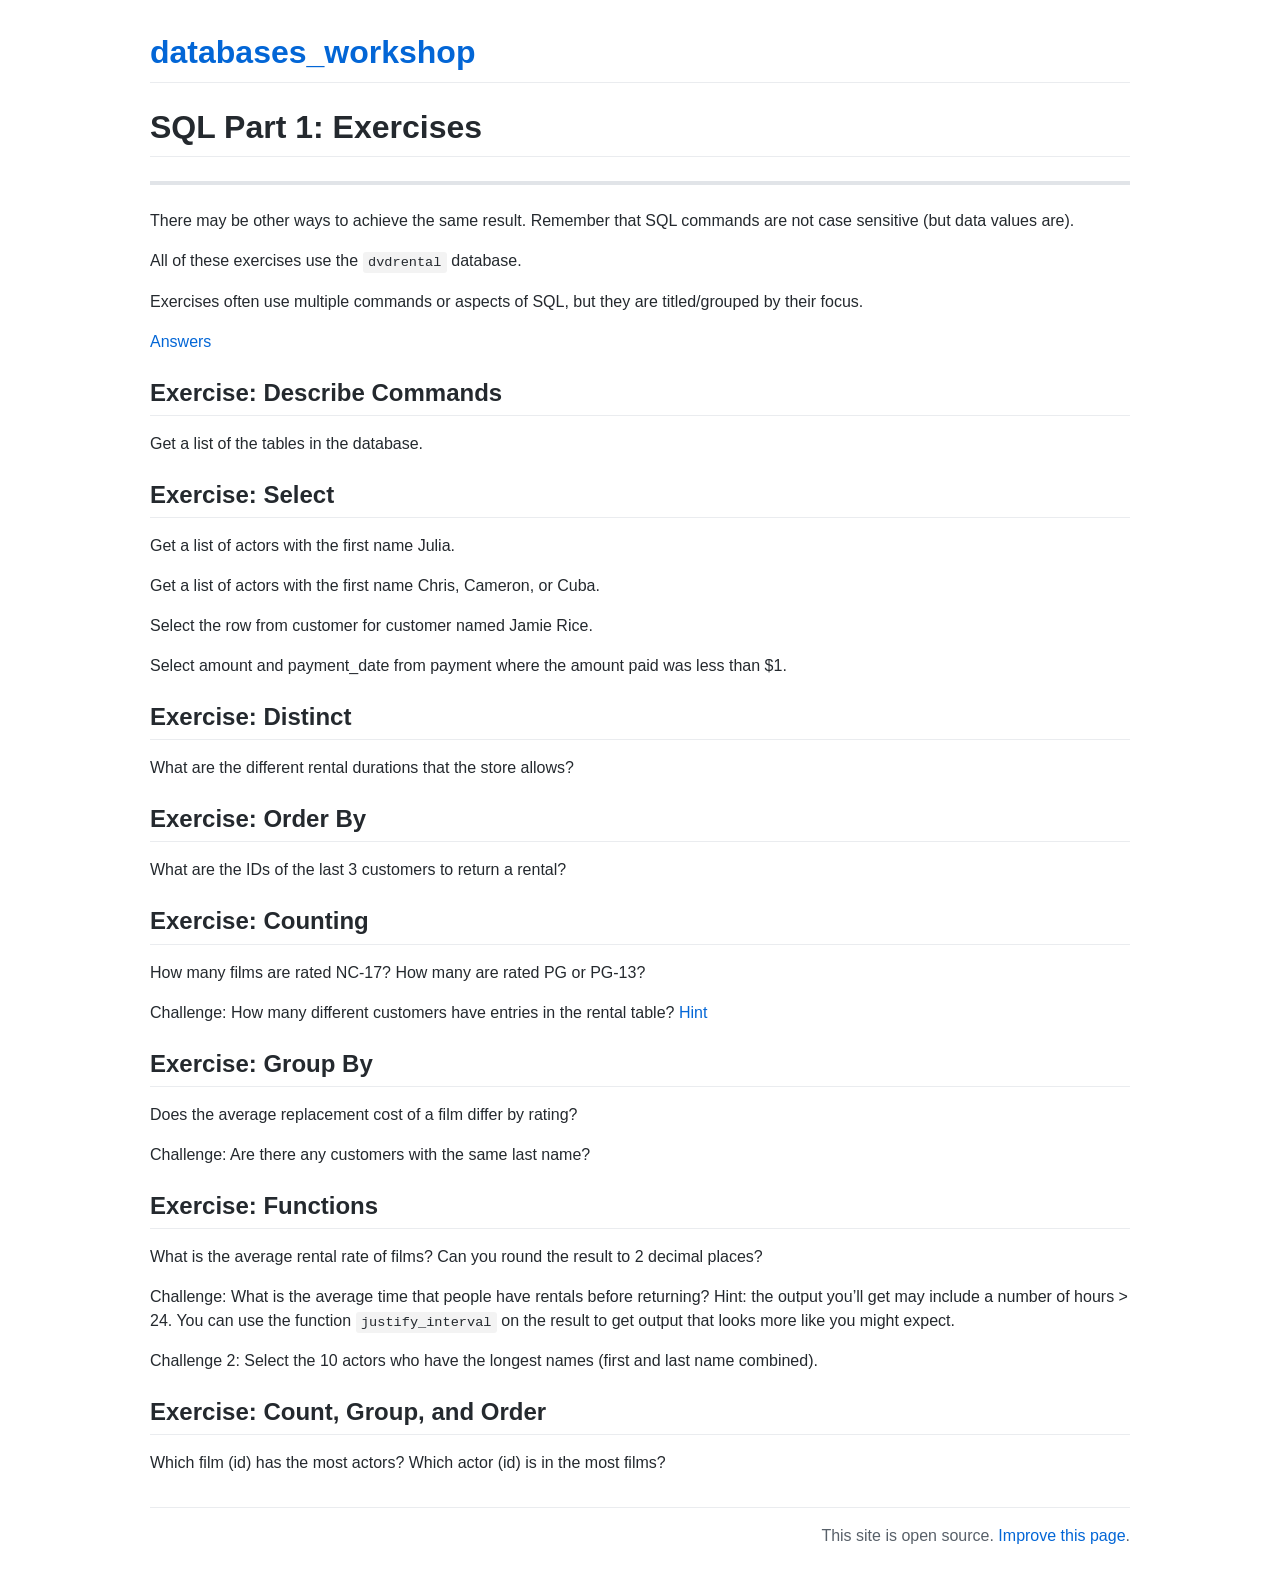
<file: PostGres/files/SQL Part 1_ Exercises _ databases_workshop.html>
<!DOCTYPE html>
<!-- saved from url=(0069)https://nuitrcs.github.io/databases_workshop/sql/part1_exercises.html -->
<html lang="en-US" data-google-analytics-opt-out=""><head><meta http-equiv="Content-Type" content="text/html; charset=UTF-8">
    
    <meta http-equiv="X-UA-Compatible" content="IE=edge">
    <meta name="viewport" content="width=device-width, initial-scale=1">

<!-- Begin Jekyll SEO tag v2.5.0 -->
<title>SQL Part 1: Exercises | databases_workshop</title>
<meta name="generator" content="Jekyll v3.8.5">
<meta property="og:title" content="SQL Part 1: Exercises">
<meta property="og:locale" content="en_US">
<meta name="description" content="RCS Intro to Databases workshop materials">
<meta property="og:description" content="RCS Intro to Databases workshop materials">
<link rel="canonical" href="https://nuitrcs.github.io/databases_workshop/sql/part1_exercises.html">
<meta property="og:url" content="https://nuitrcs.github.io/databases_workshop/sql/part1_exercises.html">
<meta property="og:site_name" content="databases_workshop">
<script type="application/ld+json">
{"@type":"WebPage","url":"https://nuitrcs.github.io/databases_workshop/sql/part1_exercises.html","headline":"SQL Part 1: Exercises","description":"RCS Intro to Databases workshop materials","@context":"http://schema.org"}</script>
<!-- End Jekyll SEO tag -->

    <style class="anchorjs"></style><link rel="stylesheet" href="./SQL Part 1_ Exercises _ databases_workshop_files/style.css">
  </head>
  <body>
    <div class="container-lg px-3 my-5 markdown-body">
      
      <h1><a href="https://nuitrcs.github.io/databases_workshop/">databases_workshop</a></h1>
      

      <h1 id="sql-part-1-exercises">SQL Part 1: Exercises</h1>
<hr>

<p>There may be other ways to achieve the same result.  Remember that SQL commands are not case sensitive (but data values are).</p>

<p>All of these exercises use the <code class="highlighter-rouge">dvdrental</code> database.</p>

<p>Exercises often use multiple commands or aspects of SQL, but they are titled/grouped by their focus.</p>

<p><a href="https://nuitrcs.github.io/databases_workshop/sql/part1_exercises_with_answers.html">Answers</a></p>

<h2 id="exercise-describe-commands">Exercise: Describe Commands<a class="anchorjs-link " href="https://nuitrcs.github.io/databases_workshop/sql/part1_exercises.html#exercise-describe-commands" aria-label="Anchor" data-anchorjs-icon="" style="font: 1em / 1 anchorjs-icons; padding-left: 0.375em;"></a></h2>

<p>Get a list of the tables in the database.</p>

<h2 id="exercise-select">Exercise: Select<a class="anchorjs-link " href="https://nuitrcs.github.io/databases_workshop/sql/part1_exercises.html#exercise-select" aria-label="Anchor" data-anchorjs-icon="" style="font: 1em / 1 anchorjs-icons; padding-left: 0.375em;"></a></h2>

<p>Get a list of actors with the first name Julia.</p>

<p>Get a list of actors with the first name Chris, Cameron, or Cuba.</p>

<p>Select the row from customer for customer named Jamie Rice.</p>

<p>Select amount and payment_date from payment where the amount paid was less than $1.</p>

<h2 id="exercise-distinct">Exercise: Distinct<a class="anchorjs-link " href="https://nuitrcs.github.io/databases_workshop/sql/part1_exercises.html#exercise-distinct" aria-label="Anchor" data-anchorjs-icon="" style="font: 1em / 1 anchorjs-icons; padding-left: 0.375em;"></a></h2>

<p>What are the different rental durations that the store allows?</p>

<h2 id="exercise-order-by">Exercise: Order By<a class="anchorjs-link " href="https://nuitrcs.github.io/databases_workshop/sql/part1_exercises.html#exercise-order-by" aria-label="Anchor" data-anchorjs-icon="" style="font: 1em / 1 anchorjs-icons; padding-left: 0.375em;"></a></h2>

<p>What are the IDs of the last 3 customers to return a rental?</p>

<h2 id="exercise-counting">Exercise: Counting<a class="anchorjs-link " href="https://nuitrcs.github.io/databases_workshop/sql/part1_exercises.html#exercise-counting" aria-label="Anchor" data-anchorjs-icon="" style="font: 1em / 1 anchorjs-icons; padding-left: 0.375em;"></a></h2>

<p>How many films are rated NC-17?  How many are rated PG or PG-13?</p>

<p>Challenge: How many different customers have entries in the rental table?  <a href="http://www.w3resource.com/sql/aggregate-functions/count-with-distinct.php">Hint</a></p>

<h2 id="exercise-group-by">Exercise: Group By<a class="anchorjs-link " href="https://nuitrcs.github.io/databases_workshop/sql/part1_exercises.html#exercise-group-by" aria-label="Anchor" data-anchorjs-icon="" style="font: 1em / 1 anchorjs-icons; padding-left: 0.375em;"></a></h2>

<p>Does the average replacement cost of a film differ by rating?</p>

<p>Challenge: Are there any customers with the same last name?</p>

<h2 id="exercise-functions">Exercise: Functions<a class="anchorjs-link " href="https://nuitrcs.github.io/databases_workshop/sql/part1_exercises.html#exercise-functions" aria-label="Anchor" data-anchorjs-icon="" style="font: 1em / 1 anchorjs-icons; padding-left: 0.375em;"></a></h2>

<p>What is the average rental rate of films?  Can you round the result to 2 decimal places?</p>

<p>Challenge: What is the average time that people have rentals before returning?  Hint: the output you’ll get may include a number of hours &gt; 24.  You can use the function <code class="highlighter-rouge">justify_interval</code> on the result to get output that looks more like you might expect.</p>

<p>Challenge 2: Select the 10 actors who have the longest names (first and last name combined).</p>

<h2 id="exercise-count-group-and-order">Exercise: Count, Group, and Order<a class="anchorjs-link " href="https://nuitrcs.github.io/databases_workshop/sql/part1_exercises.html#exercise-count-group-and-order" aria-label="Anchor" data-anchorjs-icon="" style="font: 1em / 1 anchorjs-icons; padding-left: 0.375em;"></a></h2>

<p>Which film (id) has the most actors?  Which actor (id) is in the most films?</p>



      
      <div class="footer border-top border-gray-light mt-5 pt-3 text-right text-gray">
        This site is open source. <a href="https://github.com/nuitrcs/databases_workshop/edit/master/sql/part1_exercises.md">Improve this page</a>.
      </div>
      
    </div>
    <script src="./SQL Part 1_ Exercises _ databases_workshop_files/anchor.min.js" integrity="sha256-lZaRhKri35AyJSypXXs4o6OPFTbTmUoltBbDCbdzegg=" crossorigin="anonymous"></script>
    <script>anchors.add();</script>
    
  

</body></html>
</file>
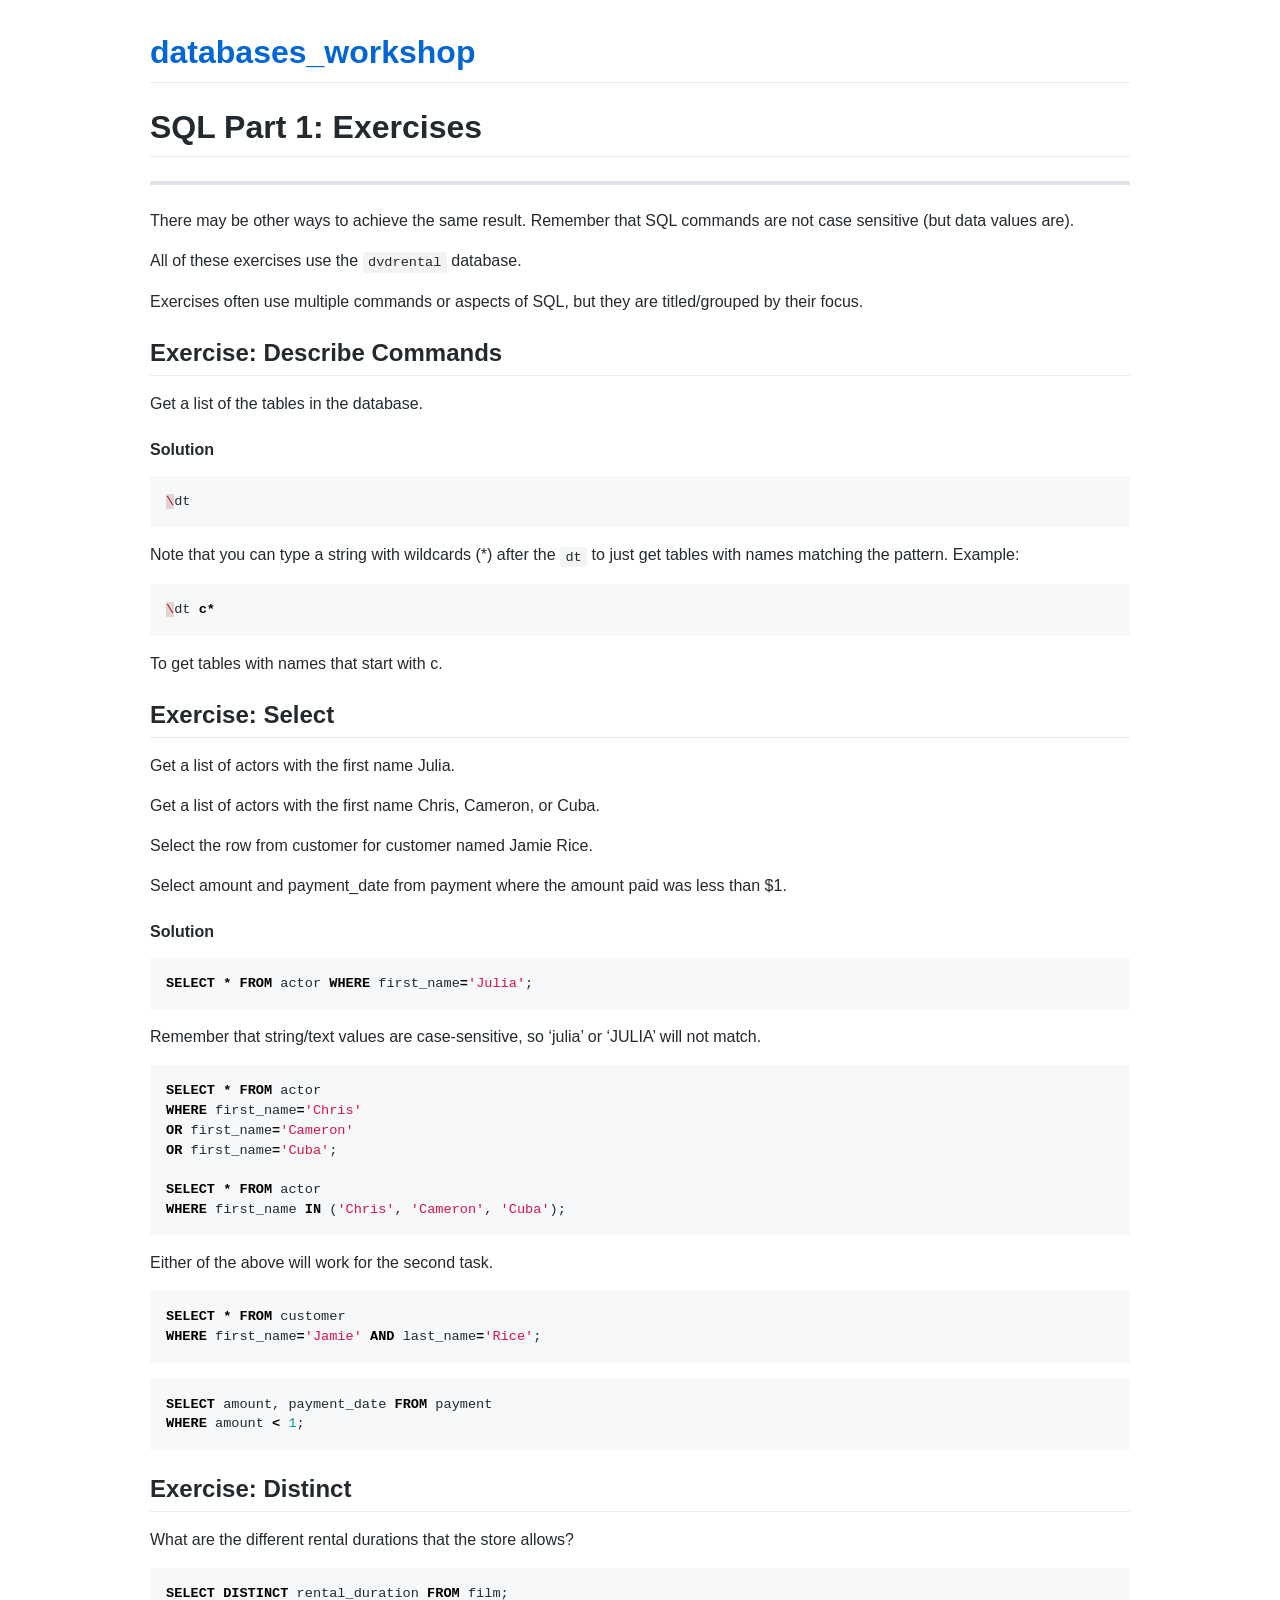
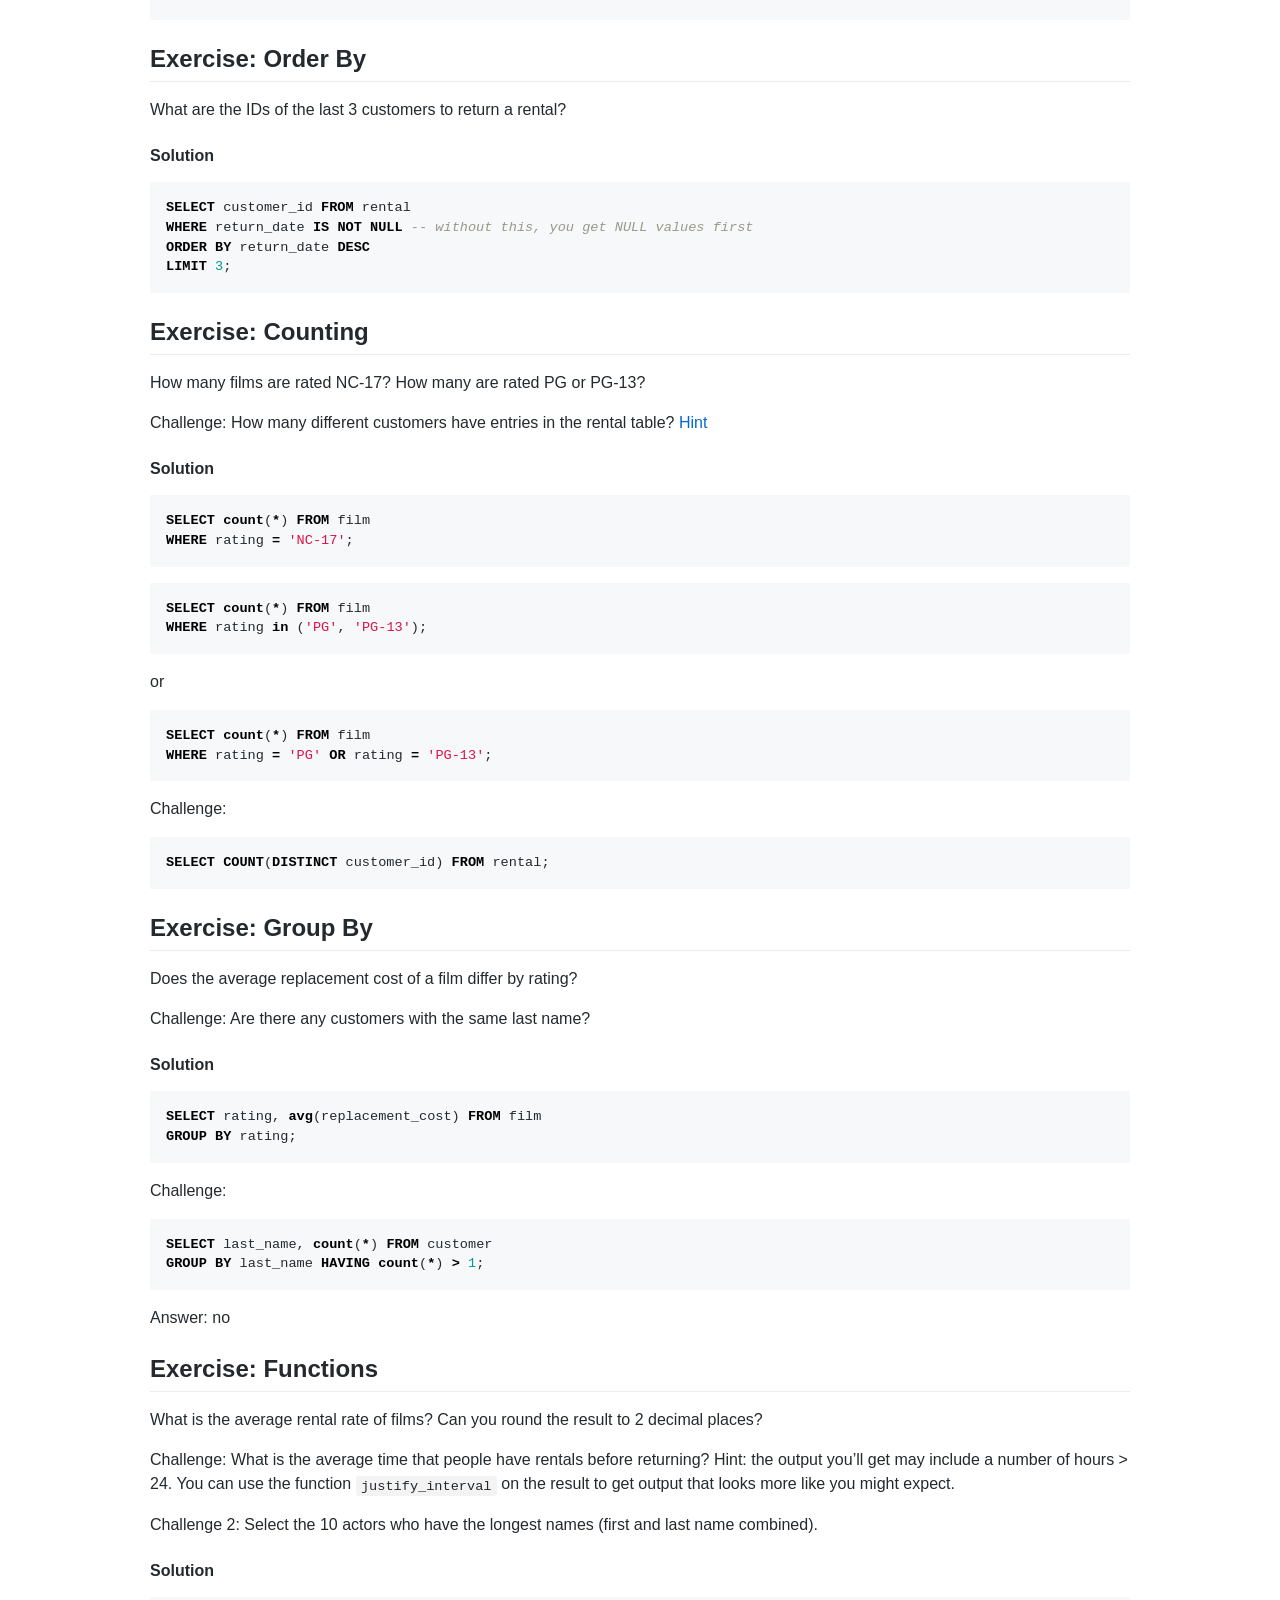
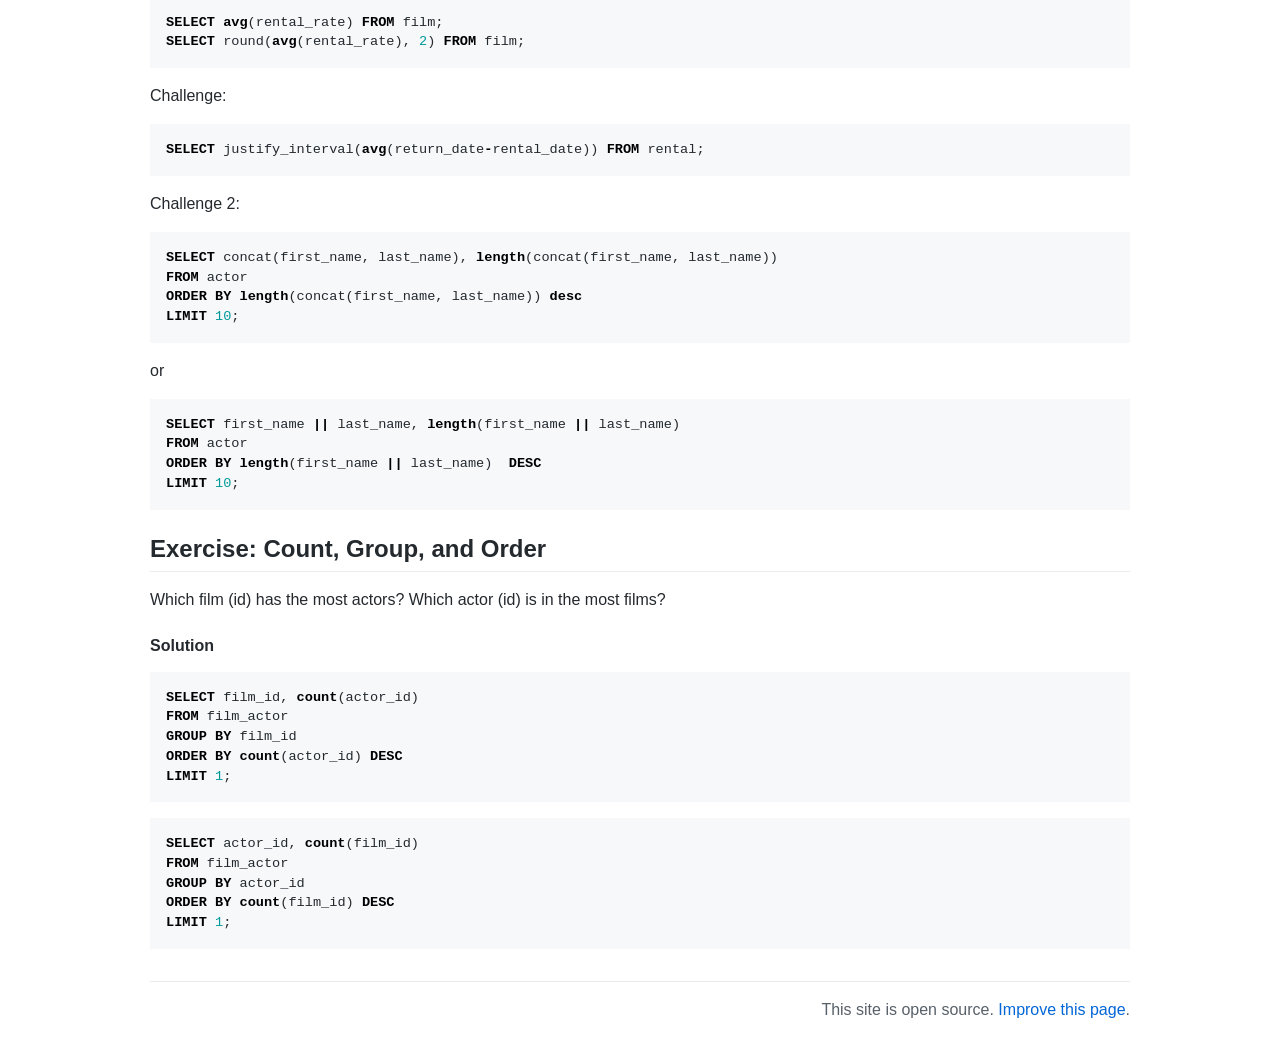
<file: PostGres/files/SQL Part 1_ Exercises_Answers _ databases_workshop.html>
<!DOCTYPE html>
<!-- saved from url=(0082)https://nuitrcs.github.io/databases_workshop/sql/part1_exercises_with_answers.html -->
<html lang="en-US" data-google-analytics-opt-out=""><head><meta http-equiv="Content-Type" content="text/html; charset=UTF-8">
    
    <meta http-equiv="X-UA-Compatible" content="IE=edge">
    <meta name="viewport" content="width=device-width, initial-scale=1">

<!-- Begin Jekyll SEO tag v2.5.0 -->
<title>SQL Part 1: Exercises | databases_workshop</title>
<meta name="generator" content="Jekyll v3.8.5">
<meta property="og:title" content="SQL Part 1: Exercises">
<meta property="og:locale" content="en_US">
<meta name="description" content="RCS Intro to Databases workshop materials">
<meta property="og:description" content="RCS Intro to Databases workshop materials">
<link rel="canonical" href="https://nuitrcs.github.io/databases_workshop/sql/part1_exercises_with_answers.html">
<meta property="og:url" content="https://nuitrcs.github.io/databases_workshop/sql/part1_exercises_with_answers.html">
<meta property="og:site_name" content="databases_workshop">
<script type="application/ld+json">
{"@type":"WebPage","url":"https://nuitrcs.github.io/databases_workshop/sql/part1_exercises_with_answers.html","headline":"SQL Part 1: Exercises","description":"RCS Intro to Databases workshop materials","@context":"http://schema.org"}</script>
<!-- End Jekyll SEO tag -->

    <style class="anchorjs"></style><link rel="stylesheet" href="./SQL Part 1_ Exercises_Answers _ databases_workshop_files/style.css">
  </head>
  <body>
    <div class="container-lg px-3 my-5 markdown-body">
      
      <h1><a href="https://nuitrcs.github.io/databases_workshop/">databases_workshop</a></h1>
      

      <h1 id="sql-part-1-exercises">SQL Part 1: Exercises</h1>
<hr>

<p>There may be other ways to achieve the same result.  Remember that SQL commands are not case sensitive (but data values are).</p>

<p>All of these exercises use the <code class="highlighter-rouge">dvdrental</code> database.</p>

<p>Exercises often use multiple commands or aspects of SQL, but they are titled/grouped by their focus.</p>

<h2 id="exercise-describe-commands">Exercise: Describe Commands<a class="anchorjs-link " href="https://nuitrcs.github.io/databases_workshop/sql/part1_exercises_with_answers.html#exercise-describe-commands" aria-label="Anchor" data-anchorjs-icon="" style="font: 1em / 1 anchorjs-icons; padding-left: 0.375em;"></a></h2>

<p>Get a list of the tables in the database.</p>

<h4 id="solution">Solution<a class="anchorjs-link " href="https://nuitrcs.github.io/databases_workshop/sql/part1_exercises_with_answers.html#solution" aria-label="Anchor" data-anchorjs-icon="" style="font: 1em / 1 anchorjs-icons; padding-left: 0.375em;"></a></h4>

<div class="language-sql highlighter-rouge"><div class="highlight"><pre class="highlight"><code><span class="err">\</span><span class="n">dt</span>
</code></pre></div></div>

<p>Note that you can type a string with wildcards (*) after the <code class="highlighter-rouge">dt</code> to just get tables with names matching the pattern.  Example:</p>

<div class="language-sql highlighter-rouge"><div class="highlight"><pre class="highlight"><code><span class="err">\</span><span class="n">dt</span> <span class="k">c</span><span class="o">*</span>
</code></pre></div></div>

<p>To get tables with names that start with c.</p>

<h2 id="exercise-select">Exercise: Select<a class="anchorjs-link " href="https://nuitrcs.github.io/databases_workshop/sql/part1_exercises_with_answers.html#exercise-select" aria-label="Anchor" data-anchorjs-icon="" style="font: 1em / 1 anchorjs-icons; padding-left: 0.375em;"></a></h2>

<p>Get a list of actors with the first name Julia.</p>

<p>Get a list of actors with the first name Chris, Cameron, or Cuba.</p>

<p>Select the row from customer for customer named Jamie Rice.</p>

<p>Select amount and payment_date from payment where the amount paid was less than $1.</p>

<h4 id="solution-1">Solution<a class="anchorjs-link " href="https://nuitrcs.github.io/databases_workshop/sql/part1_exercises_with_answers.html#solution-1" aria-label="Anchor" data-anchorjs-icon="" style="font: 1em / 1 anchorjs-icons; padding-left: 0.375em;"></a></h4>

<div class="language-sql highlighter-rouge"><div class="highlight"><pre class="highlight"><code><span class="k">SELECT</span> <span class="o">*</span> <span class="k">FROM</span> <span class="n">actor</span> <span class="k">WHERE</span> <span class="n">first_name</span><span class="o">=</span><span class="s1">'Julia'</span><span class="p">;</span>
</code></pre></div></div>

<p>Remember that string/text values are case-sensitive, so ‘julia’ or ‘JULIA’ will not match.</p>

<div class="language-sql highlighter-rouge"><div class="highlight"><pre class="highlight"><code><span class="k">SELECT</span> <span class="o">*</span> <span class="k">FROM</span> <span class="n">actor</span> 
<span class="k">WHERE</span> <span class="n">first_name</span><span class="o">=</span><span class="s1">'Chris'</span> 
<span class="k">OR</span> <span class="n">first_name</span><span class="o">=</span><span class="s1">'Cameron'</span> 
<span class="k">OR</span> <span class="n">first_name</span><span class="o">=</span><span class="s1">'Cuba'</span><span class="p">;</span>

<span class="k">SELECT</span> <span class="o">*</span> <span class="k">FROM</span> <span class="n">actor</span> 
<span class="k">WHERE</span> <span class="n">first_name</span> <span class="k">IN</span> <span class="p">(</span><span class="s1">'Chris'</span><span class="p">,</span> <span class="s1">'Cameron'</span><span class="p">,</span> <span class="s1">'Cuba'</span><span class="p">);</span>
</code></pre></div></div>

<p>Either of the above will work for the second task.</p>

<div class="language-sql highlighter-rouge"><div class="highlight"><pre class="highlight"><code><span class="k">SELECT</span> <span class="o">*</span> <span class="k">FROM</span> <span class="n">customer</span>
<span class="k">WHERE</span> <span class="n">first_name</span><span class="o">=</span><span class="s1">'Jamie'</span> <span class="k">AND</span> <span class="n">last_name</span><span class="o">=</span><span class="s1">'Rice'</span><span class="p">;</span>
</code></pre></div></div>

<div class="language-sql highlighter-rouge"><div class="highlight"><pre class="highlight"><code><span class="k">SELECT</span> <span class="n">amount</span><span class="p">,</span> <span class="n">payment_date</span> <span class="k">FROM</span> <span class="n">payment</span> 
<span class="k">WHERE</span> <span class="n">amount</span> <span class="o">&lt;</span> <span class="mi">1</span><span class="p">;</span>
</code></pre></div></div>

<h2 id="exercise-distinct">Exercise: Distinct<a class="anchorjs-link " href="https://nuitrcs.github.io/databases_workshop/sql/part1_exercises_with_answers.html#exercise-distinct" aria-label="Anchor" data-anchorjs-icon="" style="font: 1em / 1 anchorjs-icons; padding-left: 0.375em;"></a></h2>

<p>What are the different rental durations that the store allows?</p>

<div class="language-sql highlighter-rouge"><div class="highlight"><pre class="highlight"><code><span class="k">SELECT</span> <span class="k">DISTINCT</span> <span class="n">rental_duration</span> <span class="k">FROM</span> <span class="n">film</span><span class="p">;</span>
</code></pre></div></div>

<h2 id="exercise-order-by">Exercise: Order By<a class="anchorjs-link " href="https://nuitrcs.github.io/databases_workshop/sql/part1_exercises_with_answers.html#exercise-order-by" aria-label="Anchor" data-anchorjs-icon="" style="font: 1em / 1 anchorjs-icons; padding-left: 0.375em;"></a></h2>

<p>What are the IDs of the last 3 customers to return a rental?</p>

<h4 id="solution-2">Solution<a class="anchorjs-link " href="https://nuitrcs.github.io/databases_workshop/sql/part1_exercises_with_answers.html#solution-2" aria-label="Anchor" data-anchorjs-icon="" style="font: 1em / 1 anchorjs-icons; padding-left: 0.375em;"></a></h4>

<div class="language-sql highlighter-rouge"><div class="highlight"><pre class="highlight"><code><span class="k">SELECT</span> <span class="n">customer_id</span> <span class="k">FROM</span> <span class="n">rental</span> 
<span class="k">WHERE</span> <span class="n">return_date</span> <span class="k">IS</span> <span class="k">NOT</span> <span class="k">NULL</span> <span class="c1">-- without this, you get NULL values first</span>
<span class="k">ORDER</span> <span class="k">BY</span> <span class="n">return_date</span> <span class="k">DESC</span> 
<span class="k">LIMIT</span> <span class="mi">3</span><span class="p">;</span>
</code></pre></div></div>

<h2 id="exercise-counting">Exercise: Counting<a class="anchorjs-link " href="https://nuitrcs.github.io/databases_workshop/sql/part1_exercises_with_answers.html#exercise-counting" aria-label="Anchor" data-anchorjs-icon="" style="font: 1em / 1 anchorjs-icons; padding-left: 0.375em;"></a></h2>

<p>How many films are rated NC-17?  How many are rated PG or PG-13?</p>

<p>Challenge: How many different customers have entries in the rental table?  <a href="http://www.w3resource.com/sql/aggregate-functions/count-with-distinct.php">Hint</a></p>

<h4 id="solution-3">Solution<a class="anchorjs-link " href="https://nuitrcs.github.io/databases_workshop/sql/part1_exercises_with_answers.html#solution-3" aria-label="Anchor" data-anchorjs-icon="" style="font: 1em / 1 anchorjs-icons; padding-left: 0.375em;"></a></h4>

<div class="language-sql highlighter-rouge"><div class="highlight"><pre class="highlight"><code><span class="k">SELECT</span> <span class="k">count</span><span class="p">(</span><span class="o">*</span><span class="p">)</span> <span class="k">FROM</span> <span class="n">film</span> 
<span class="k">WHERE</span> <span class="n">rating</span> <span class="o">=</span> <span class="s1">'NC-17'</span><span class="p">;</span>
</code></pre></div></div>

<div class="language-sql highlighter-rouge"><div class="highlight"><pre class="highlight"><code><span class="k">SELECT</span> <span class="k">count</span><span class="p">(</span><span class="o">*</span><span class="p">)</span> <span class="k">FROM</span> <span class="n">film</span> 
<span class="k">WHERE</span> <span class="n">rating</span> <span class="k">in</span> <span class="p">(</span><span class="s1">'PG'</span><span class="p">,</span> <span class="s1">'PG-13'</span><span class="p">);</span>
</code></pre></div></div>

<p>or</p>

<div class="language-sql highlighter-rouge"><div class="highlight"><pre class="highlight"><code><span class="k">SELECT</span> <span class="k">count</span><span class="p">(</span><span class="o">*</span><span class="p">)</span> <span class="k">FROM</span> <span class="n">film</span> 
<span class="k">WHERE</span> <span class="n">rating</span> <span class="o">=</span> <span class="s1">'PG'</span> <span class="k">OR</span> <span class="n">rating</span> <span class="o">=</span> <span class="s1">'PG-13'</span><span class="p">;</span>
</code></pre></div></div>

<p>Challenge:</p>

<div class="language-sql highlighter-rouge"><div class="highlight"><pre class="highlight"><code><span class="k">SELECT</span> <span class="k">COUNT</span><span class="p">(</span><span class="k">DISTINCT</span> <span class="n">customer_id</span><span class="p">)</span> <span class="k">FROM</span> <span class="n">rental</span><span class="p">;</span>
</code></pre></div></div>

<h2 id="exercise-group-by">Exercise: Group By<a class="anchorjs-link " href="https://nuitrcs.github.io/databases_workshop/sql/part1_exercises_with_answers.html#exercise-group-by" aria-label="Anchor" data-anchorjs-icon="" style="font: 1em / 1 anchorjs-icons; padding-left: 0.375em;"></a></h2>

<p>Does the average replacement cost of a film differ by rating?</p>

<p>Challenge: Are there any customers with the same last name?</p>

<h4 id="solution-4">Solution<a class="anchorjs-link " href="https://nuitrcs.github.io/databases_workshop/sql/part1_exercises_with_answers.html#solution-4" aria-label="Anchor" data-anchorjs-icon="" style="font: 1em / 1 anchorjs-icons; padding-left: 0.375em;"></a></h4>

<div class="language-sql highlighter-rouge"><div class="highlight"><pre class="highlight"><code><span class="k">SELECT</span> <span class="n">rating</span><span class="p">,</span> <span class="k">avg</span><span class="p">(</span><span class="n">replacement_cost</span><span class="p">)</span> <span class="k">FROM</span> <span class="n">film</span>
<span class="k">GROUP</span> <span class="k">BY</span> <span class="n">rating</span><span class="p">;</span>
</code></pre></div></div>

<p>Challenge:</p>

<div class="language-sql highlighter-rouge"><div class="highlight"><pre class="highlight"><code><span class="k">SELECT</span> <span class="n">last_name</span><span class="p">,</span> <span class="k">count</span><span class="p">(</span><span class="o">*</span><span class="p">)</span> <span class="k">FROM</span> <span class="n">customer</span> 
<span class="k">GROUP</span> <span class="k">BY</span> <span class="n">last_name</span> <span class="k">HAVING</span> <span class="k">count</span><span class="p">(</span><span class="o">*</span><span class="p">)</span> <span class="o">&gt;</span> <span class="mi">1</span><span class="p">;</span>
</code></pre></div></div>

<p>Answer: no</p>

<h2 id="exercise-functions">Exercise: Functions<a class="anchorjs-link " href="https://nuitrcs.github.io/databases_workshop/sql/part1_exercises_with_answers.html#exercise-functions" aria-label="Anchor" data-anchorjs-icon="" style="font: 1em / 1 anchorjs-icons; padding-left: 0.375em;"></a></h2>

<p>What is the average rental rate of films?  Can you round the result to 2 decimal places?</p>

<p>Challenge: What is the average time that people have rentals before returning?  Hint: the output you’ll get may include a number of hours &gt; 24.  You can use the function <code class="highlighter-rouge">justify_interval</code> on the result to get output that looks more like you might expect.</p>

<p>Challenge 2: Select the 10 actors who have the longest names (first and last name combined).</p>

<h4 id="solution-5">Solution<a class="anchorjs-link " href="https://nuitrcs.github.io/databases_workshop/sql/part1_exercises_with_answers.html#solution-5" aria-label="Anchor" data-anchorjs-icon="" style="font: 1em / 1 anchorjs-icons; padding-left: 0.375em;"></a></h4>

<div class="language-sql highlighter-rouge"><div class="highlight"><pre class="highlight"><code><span class="k">SELECT</span> <span class="k">avg</span><span class="p">(</span><span class="n">rental_rate</span><span class="p">)</span> <span class="k">FROM</span> <span class="n">film</span><span class="p">;</span>
<span class="k">SELECT</span> <span class="n">round</span><span class="p">(</span><span class="k">avg</span><span class="p">(</span><span class="n">rental_rate</span><span class="p">),</span> <span class="mi">2</span><span class="p">)</span> <span class="k">FROM</span> <span class="n">film</span><span class="p">;</span>
</code></pre></div></div>

<p>Challenge:</p>

<div class="language-sql highlighter-rouge"><div class="highlight"><pre class="highlight"><code><span class="k">SELECT</span> <span class="n">justify_interval</span><span class="p">(</span><span class="k">avg</span><span class="p">(</span><span class="n">return_date</span><span class="o">-</span><span class="n">rental_date</span><span class="p">))</span> <span class="k">FROM</span> <span class="n">rental</span><span class="p">;</span>
</code></pre></div></div>

<p>Challenge 2:</p>

<div class="language-sql highlighter-rouge"><div class="highlight"><pre class="highlight"><code><span class="k">SELECT</span> <span class="n">concat</span><span class="p">(</span><span class="n">first_name</span><span class="p">,</span> <span class="n">last_name</span><span class="p">),</span> <span class="k">length</span><span class="p">(</span><span class="n">concat</span><span class="p">(</span><span class="n">first_name</span><span class="p">,</span> <span class="n">last_name</span><span class="p">))</span> 
<span class="k">FROM</span> <span class="n">actor</span> 
<span class="k">ORDER</span> <span class="k">BY</span> <span class="k">length</span><span class="p">(</span><span class="n">concat</span><span class="p">(</span><span class="n">first_name</span><span class="p">,</span> <span class="n">last_name</span><span class="p">))</span> <span class="k">desc</span>
<span class="k">LIMIT</span> <span class="mi">10</span><span class="p">;</span>
</code></pre></div></div>

<p>or</p>

<div class="language-sql highlighter-rouge"><div class="highlight"><pre class="highlight"><code><span class="k">SELECT</span> <span class="n">first_name</span> <span class="o">||</span> <span class="n">last_name</span><span class="p">,</span> <span class="k">length</span><span class="p">(</span><span class="n">first_name</span> <span class="o">||</span> <span class="n">last_name</span><span class="p">)</span> 
<span class="k">FROM</span> <span class="n">actor</span> 
<span class="k">ORDER</span> <span class="k">BY</span> <span class="k">length</span><span class="p">(</span><span class="n">first_name</span> <span class="o">||</span> <span class="n">last_name</span><span class="p">)</span>  <span class="k">DESC</span>
<span class="k">LIMIT</span> <span class="mi">10</span><span class="p">;</span>
</code></pre></div></div>

<h2 id="exercise-count-group-and-order">Exercise: Count, Group, and Order<a class="anchorjs-link " href="https://nuitrcs.github.io/databases_workshop/sql/part1_exercises_with_answers.html#exercise-count-group-and-order" aria-label="Anchor" data-anchorjs-icon="" style="font: 1em / 1 anchorjs-icons; padding-left: 0.375em;"></a></h2>

<p>Which film (id) has the most actors?  Which actor (id) is in the most films?</p>

<h4 id="solution-6">Solution<a class="anchorjs-link " href="https://nuitrcs.github.io/databases_workshop/sql/part1_exercises_with_answers.html#solution-6" aria-label="Anchor" data-anchorjs-icon="" style="font: 1em / 1 anchorjs-icons; padding-left: 0.375em;"></a></h4>

<div class="language-sql highlighter-rouge"><div class="highlight"><pre class="highlight"><code><span class="k">SELECT</span> <span class="n">film_id</span><span class="p">,</span> <span class="k">count</span><span class="p">(</span><span class="n">actor_id</span><span class="p">)</span>
<span class="k">FROM</span> <span class="n">film_actor</span>
<span class="k">GROUP</span> <span class="k">BY</span> <span class="n">film_id</span>
<span class="k">ORDER</span> <span class="k">BY</span> <span class="k">count</span><span class="p">(</span><span class="n">actor_id</span><span class="p">)</span> <span class="k">DESC</span> 
<span class="k">LIMIT</span> <span class="mi">1</span><span class="p">;</span>
</code></pre></div></div>

<div class="language-sql highlighter-rouge"><div class="highlight"><pre class="highlight"><code><span class="k">SELECT</span> <span class="n">actor_id</span><span class="p">,</span> <span class="k">count</span><span class="p">(</span><span class="n">film_id</span><span class="p">)</span>
<span class="k">FROM</span> <span class="n">film_actor</span>
<span class="k">GROUP</span> <span class="k">BY</span> <span class="n">actor_id</span>
<span class="k">ORDER</span> <span class="k">BY</span> <span class="k">count</span><span class="p">(</span><span class="n">film_id</span><span class="p">)</span> <span class="k">DESC</span> 
<span class="k">LIMIT</span> <span class="mi">1</span><span class="p">;</span>
</code></pre></div></div>


      
      <div class="footer border-top border-gray-light mt-5 pt-3 text-right text-gray">
        This site is open source. <a href="https://github.com/nuitrcs/databases_workshop/edit/master/sql/part1_exercises_with_answers.md">Improve this page</a>.
      </div>
      
    </div>
    <script src="./SQL Part 1_ Exercises_Answers _ databases_workshop_files/anchor.min.js" integrity="sha256-lZaRhKri35AyJSypXXs4o6OPFTbTmUoltBbDCbdzegg=" crossorigin="anonymous"></script>
    <script>anchors.add();</script>
    
  

</body></html>
</file>
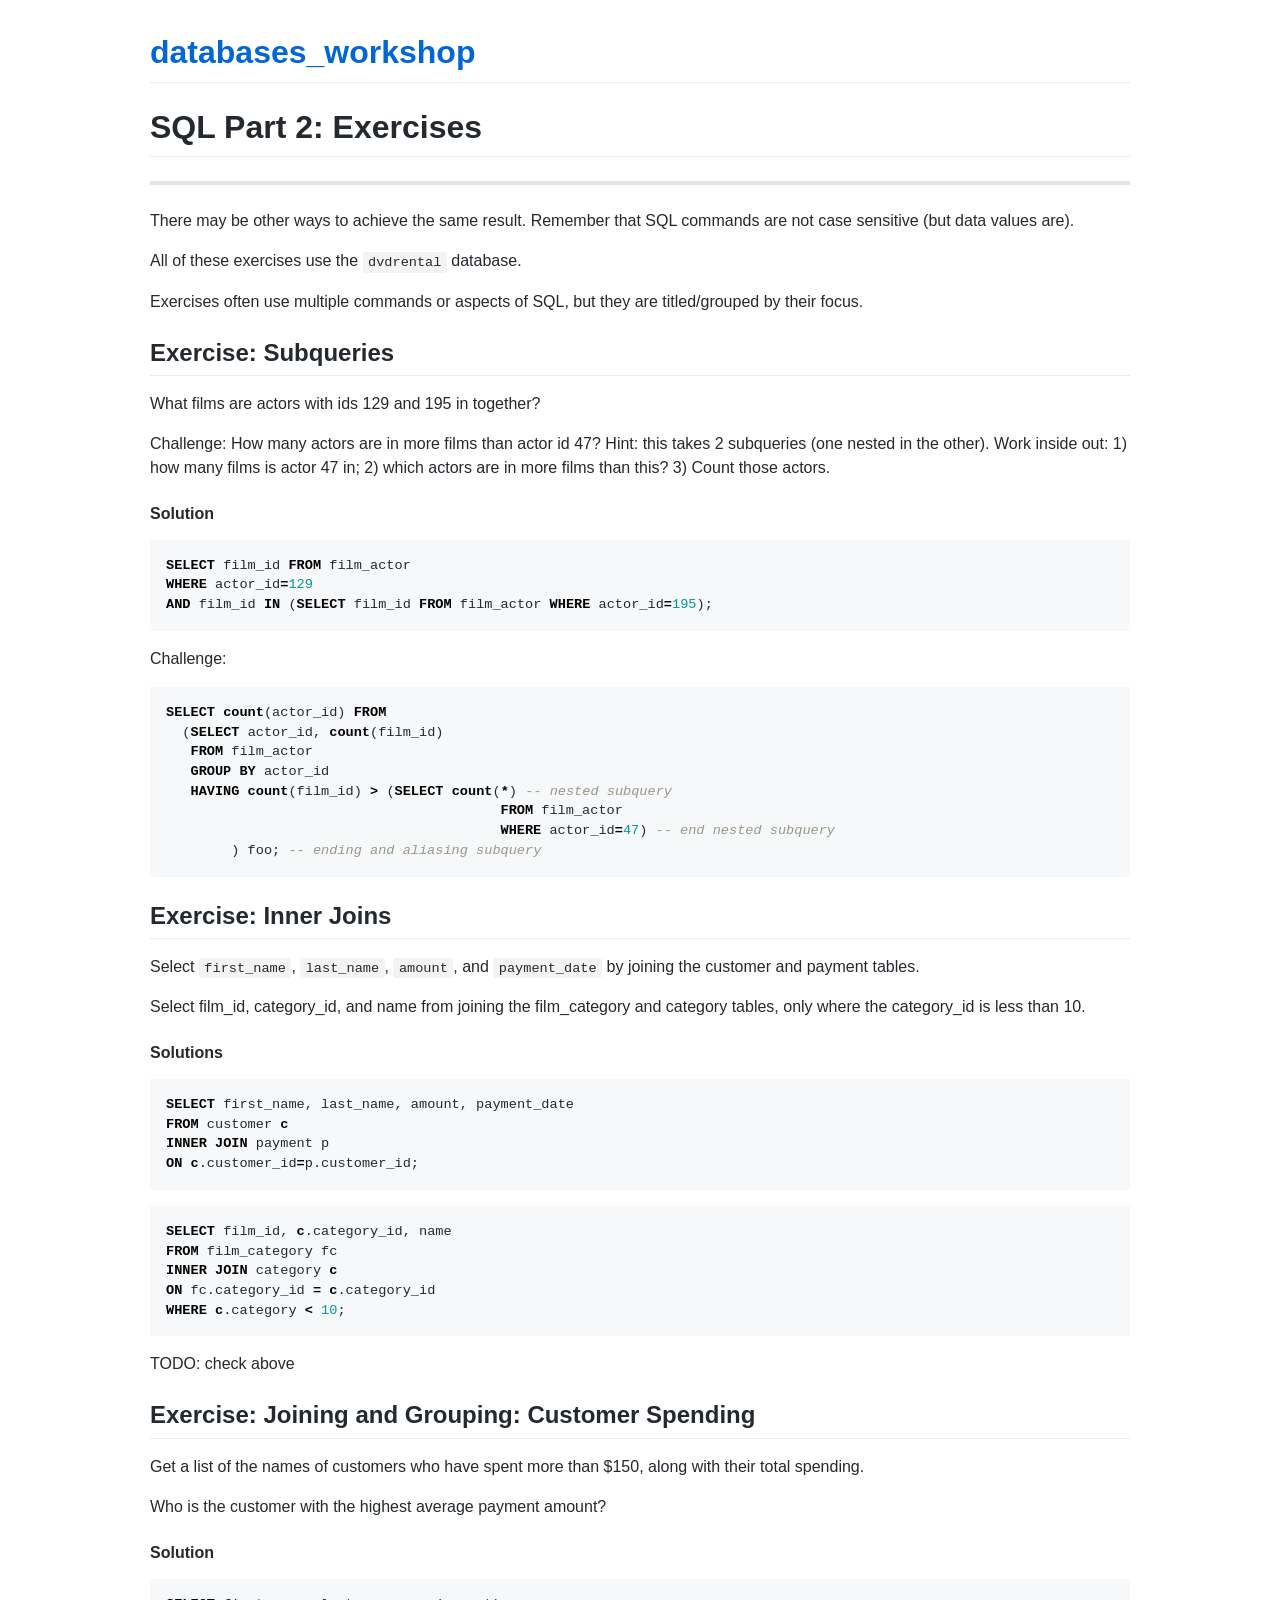
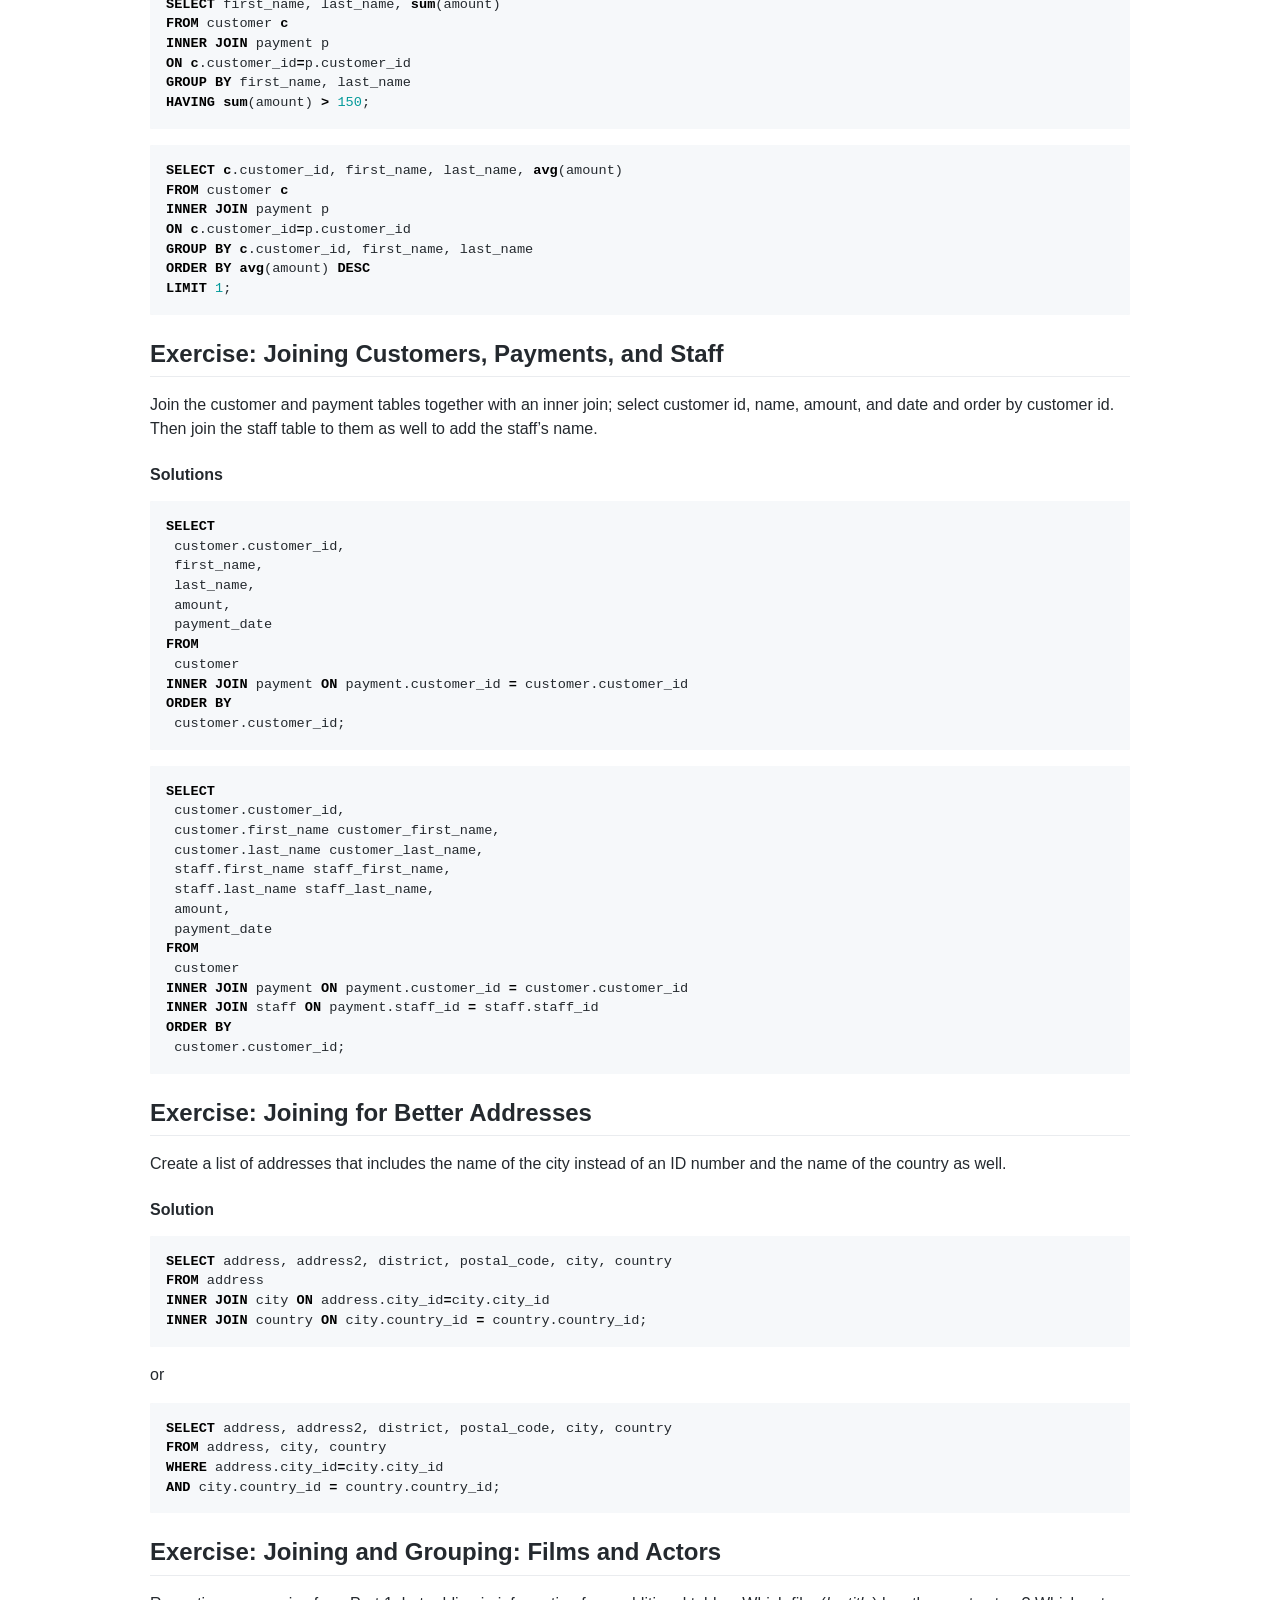
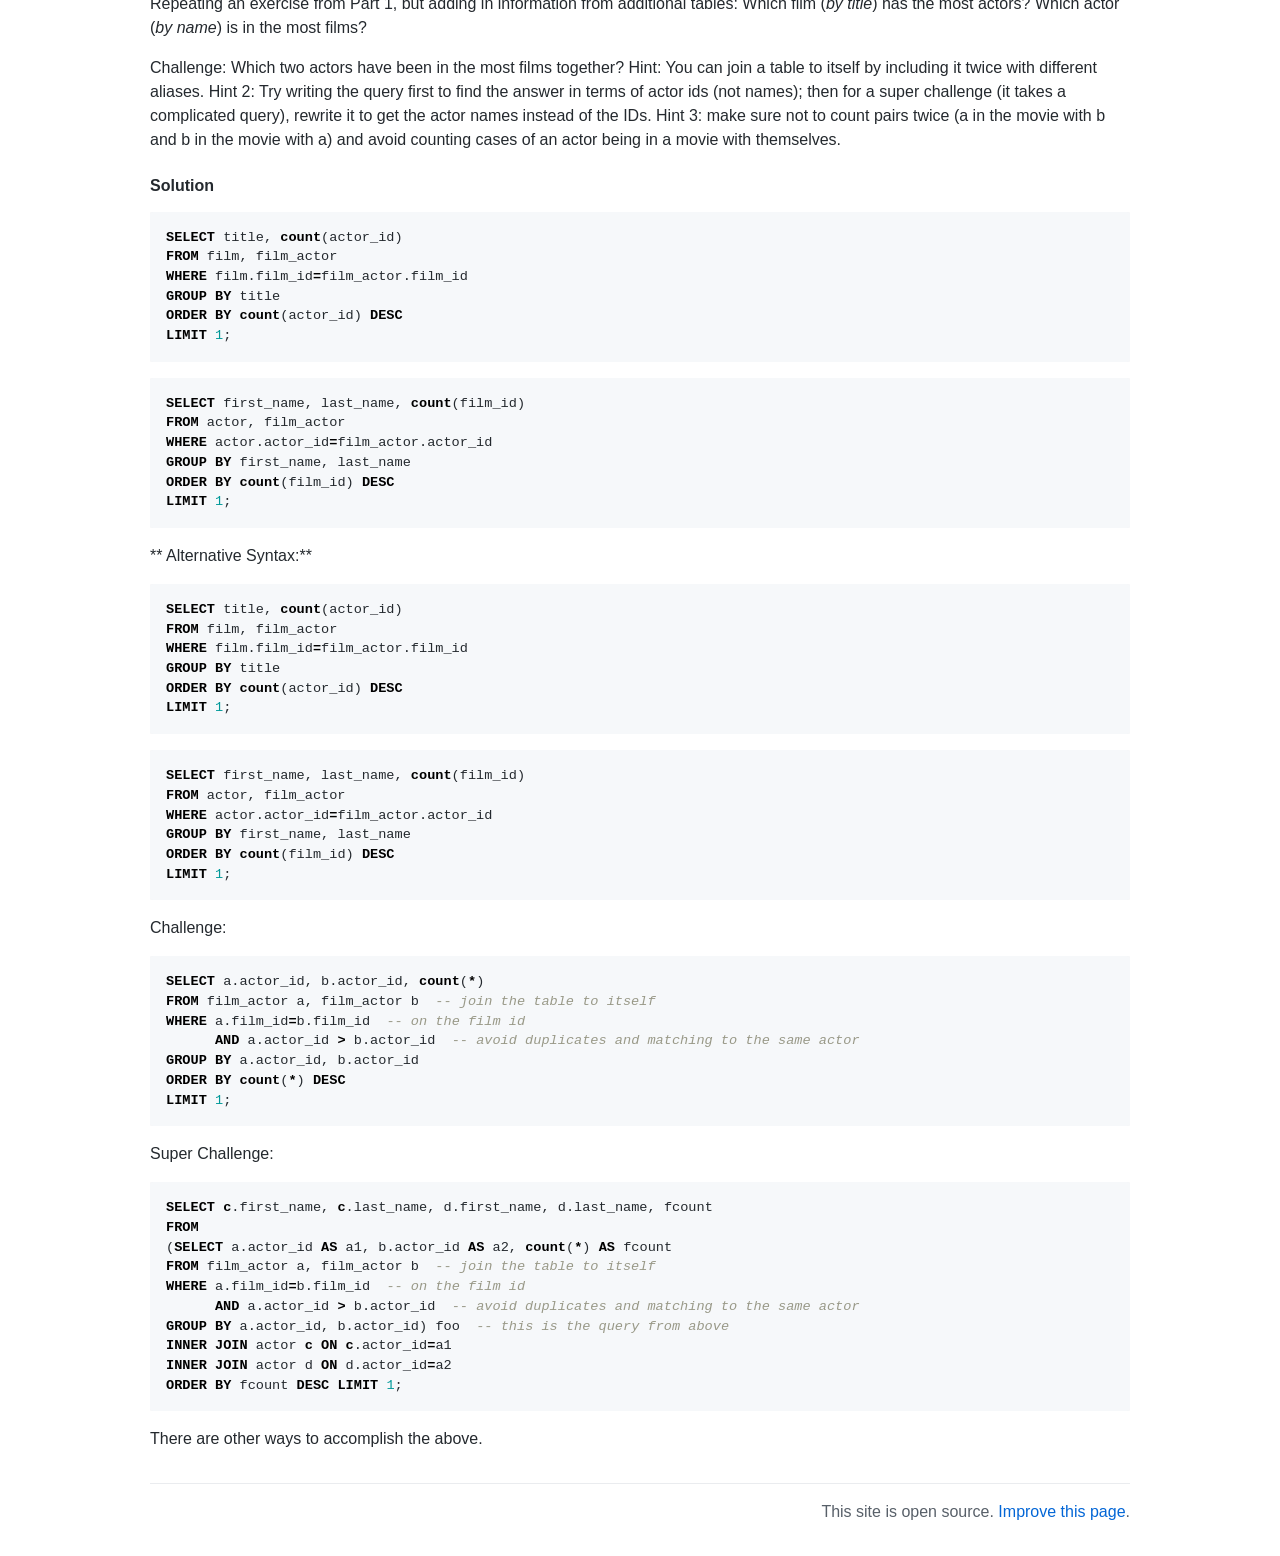
<file: PostGres/files/SQL Part 2_ Exercises_Answers _ databases_workshop.html>
<!DOCTYPE html>
<!-- saved from url=(0082)https://nuitrcs.github.io/databases_workshop/sql/part2_exercises_with_answers.html -->
<html lang="en-US" data-google-analytics-opt-out=""><head><meta http-equiv="Content-Type" content="text/html; charset=UTF-8">
    
    <meta http-equiv="X-UA-Compatible" content="IE=edge">
    <meta name="viewport" content="width=device-width, initial-scale=1">

<!-- Begin Jekyll SEO tag v2.5.0 -->
<title>SQL Part 2: Exercises | databases_workshop</title>
<meta name="generator" content="Jekyll v3.8.5">
<meta property="og:title" content="SQL Part 2: Exercises">
<meta property="og:locale" content="en_US">
<meta name="description" content="RCS Intro to Databases workshop materials">
<meta property="og:description" content="RCS Intro to Databases workshop materials">
<link rel="canonical" href="https://nuitrcs.github.io/databases_workshop/sql/part2_exercises_with_answers.html">
<meta property="og:url" content="https://nuitrcs.github.io/databases_workshop/sql/part2_exercises_with_answers.html">
<meta property="og:site_name" content="databases_workshop">
<script type="application/ld+json">
{"@type":"WebPage","url":"https://nuitrcs.github.io/databases_workshop/sql/part2_exercises_with_answers.html","headline":"SQL Part 2: Exercises","description":"RCS Intro to Databases workshop materials","@context":"http://schema.org"}</script>
<!-- End Jekyll SEO tag -->

    <style class="anchorjs"></style><link rel="stylesheet" href="./SQL Part 2_ Exercises_Answers _ databases_workshop_files/style.css">
  </head>
  <body>
    <div class="container-lg px-3 my-5 markdown-body">
      
      <h1><a href="https://nuitrcs.github.io/databases_workshop/">databases_workshop</a></h1>
      

      <h1 id="sql-part-2-exercises">SQL Part 2: Exercises</h1>
<hr>

<p>There may be other ways to achieve the same result.  Remember that SQL commands are not case sensitive (but data values are).</p>

<p>All of these exercises use the <code class="highlighter-rouge">dvdrental</code> database.</p>

<p>Exercises often use multiple commands or aspects of SQL, but they are titled/grouped by their focus.</p>

<h2 id="exercise-subqueries">Exercise: Subqueries<a class="anchorjs-link " href="https://nuitrcs.github.io/databases_workshop/sql/part2_exercises_with_answers.html#exercise-subqueries" aria-label="Anchor" data-anchorjs-icon="" style="font: 1em / 1 anchorjs-icons; padding-left: 0.375em;"></a></h2>

<p>What films are actors with ids 129 and 195 in together?</p>

<p>Challenge: How many actors are in more films than actor id 47?  Hint: this takes 2 subqueries (one nested in the other).  Work inside out: 1) how many films is actor 47 in; 2) which actors are in more films than this? 3) Count those actors.</p>

<h4 id="solution">Solution<a class="anchorjs-link " href="https://nuitrcs.github.io/databases_workshop/sql/part2_exercises_with_answers.html#solution" aria-label="Anchor" data-anchorjs-icon="" style="font: 1em / 1 anchorjs-icons; padding-left: 0.375em;"></a></h4>

<div class="language-sql highlighter-rouge"><div class="highlight"><pre class="highlight"><code><span class="k">SELECT</span> <span class="n">film_id</span> <span class="k">FROM</span> <span class="n">film_actor</span>
<span class="k">WHERE</span> <span class="n">actor_id</span><span class="o">=</span><span class="mi">129</span>
<span class="k">AND</span> <span class="n">film_id</span> <span class="k">IN</span> <span class="p">(</span><span class="k">SELECT</span> <span class="n">film_id</span> <span class="k">FROM</span> <span class="n">film_actor</span> <span class="k">WHERE</span> <span class="n">actor_id</span><span class="o">=</span><span class="mi">195</span><span class="p">);</span>
</code></pre></div></div>

<p>Challenge:</p>

<div class="language-sql highlighter-rouge"><div class="highlight"><pre class="highlight"><code><span class="k">SELECT</span> <span class="k">count</span><span class="p">(</span><span class="n">actor_id</span><span class="p">)</span> <span class="k">FROM</span>
  <span class="p">(</span><span class="k">SELECT</span> <span class="n">actor_id</span><span class="p">,</span> <span class="k">count</span><span class="p">(</span><span class="n">film_id</span><span class="p">)</span>
   <span class="k">FROM</span> <span class="n">film_actor</span>
   <span class="k">GROUP</span> <span class="k">BY</span> <span class="n">actor_id</span>
   <span class="k">HAVING</span> <span class="k">count</span><span class="p">(</span><span class="n">film_id</span><span class="p">)</span> <span class="o">&gt;</span> <span class="p">(</span><span class="k">SELECT</span> <span class="k">count</span><span class="p">(</span><span class="o">*</span><span class="p">)</span> <span class="c1">-- nested subquery</span>
   		 			 <span class="k">FROM</span> <span class="n">film_actor</span> 
   		 			 <span class="k">WHERE</span> <span class="n">actor_id</span><span class="o">=</span><span class="mi">47</span><span class="p">)</span> <span class="c1">-- end nested subquery</span>
   	<span class="p">)</span> <span class="n">foo</span><span class="p">;</span> <span class="c1">-- ending and aliasing subquery</span>
</code></pre></div></div>

<h2 id="exercise-inner-joins">Exercise: Inner Joins<a class="anchorjs-link " href="https://nuitrcs.github.io/databases_workshop/sql/part2_exercises_with_answers.html#exercise-inner-joins" aria-label="Anchor" data-anchorjs-icon="" style="font: 1em / 1 anchorjs-icons; padding-left: 0.375em;"></a></h2>

<p>Select <code class="highlighter-rouge">first_name</code>, <code class="highlighter-rouge">last_name</code>, <code class="highlighter-rouge">amount</code>, and <code class="highlighter-rouge">payment_date</code> by joining the customer and payment tables.</p>

<p>Select film_id, category_id, and name from joining the film_category and category tables, only where the category_id is less than 10.</p>

<h4 id="solutions">Solutions<a class="anchorjs-link " href="https://nuitrcs.github.io/databases_workshop/sql/part2_exercises_with_answers.html#solutions" aria-label="Anchor" data-anchorjs-icon="" style="font: 1em / 1 anchorjs-icons; padding-left: 0.375em;"></a></h4>

<div class="language-sql highlighter-rouge"><div class="highlight"><pre class="highlight"><code><span class="k">SELECT</span> <span class="n">first_name</span><span class="p">,</span> <span class="n">last_name</span><span class="p">,</span> <span class="n">amount</span><span class="p">,</span> <span class="n">payment_date</span>
<span class="k">FROM</span> <span class="n">customer</span> <span class="k">c</span> 
<span class="k">INNER</span> <span class="k">JOIN</span> <span class="n">payment</span> <span class="n">p</span>
<span class="k">ON</span> <span class="k">c</span><span class="p">.</span><span class="n">customer_id</span><span class="o">=</span><span class="n">p</span><span class="p">.</span><span class="n">customer_id</span><span class="p">;</span>
</code></pre></div></div>

<div class="language-sql highlighter-rouge"><div class="highlight"><pre class="highlight"><code><span class="k">SELECT</span> <span class="n">film_id</span><span class="p">,</span> <span class="k">c</span><span class="p">.</span><span class="n">category_id</span><span class="p">,</span> <span class="n">name</span>
<span class="k">FROM</span> <span class="n">film_category</span> <span class="n">fc</span>
<span class="k">INNER</span> <span class="k">JOIN</span> <span class="n">category</span> <span class="k">c</span>
<span class="k">ON</span> <span class="n">fc</span><span class="p">.</span><span class="n">category_id</span> <span class="o">=</span> <span class="k">c</span><span class="p">.</span><span class="n">category_id</span>
<span class="k">WHERE</span> <span class="k">c</span><span class="p">.</span><span class="n">category</span> <span class="o">&lt;</span> <span class="mi">10</span><span class="p">;</span>
</code></pre></div></div>

<p>TODO: check above</p>

<h2 id="exercise-joining-and-grouping-customer-spending">Exercise: Joining and Grouping: Customer Spending<a class="anchorjs-link " href="https://nuitrcs.github.io/databases_workshop/sql/part2_exercises_with_answers.html#exercise-joining-and-grouping-customer-spending" aria-label="Anchor" data-anchorjs-icon="" style="font: 1em / 1 anchorjs-icons; padding-left: 0.375em;"></a></h2>

<p>Get a list of the names of customers who have spent more than $150, along with their total spending.</p>

<p>Who is the customer with the highest average payment amount?</p>

<h4 id="solution-1">Solution<a class="anchorjs-link " href="https://nuitrcs.github.io/databases_workshop/sql/part2_exercises_with_answers.html#solution-1" aria-label="Anchor" data-anchorjs-icon="" style="font: 1em / 1 anchorjs-icons; padding-left: 0.375em;"></a></h4>

<div class="language-sql highlighter-rouge"><div class="highlight"><pre class="highlight"><code><span class="k">SELECT</span> <span class="n">first_name</span><span class="p">,</span> <span class="n">last_name</span><span class="p">,</span> <span class="k">sum</span><span class="p">(</span><span class="n">amount</span><span class="p">)</span>
<span class="k">FROM</span> <span class="n">customer</span> <span class="k">c</span> 
<span class="k">INNER</span> <span class="k">JOIN</span> <span class="n">payment</span> <span class="n">p</span>
<span class="k">ON</span> <span class="k">c</span><span class="p">.</span><span class="n">customer_id</span><span class="o">=</span><span class="n">p</span><span class="p">.</span><span class="n">customer_id</span>
<span class="k">GROUP</span> <span class="k">BY</span> <span class="n">first_name</span><span class="p">,</span> <span class="n">last_name</span>
<span class="k">HAVING</span> <span class="k">sum</span><span class="p">(</span><span class="n">amount</span><span class="p">)</span> <span class="o">&gt;</span> <span class="mi">150</span><span class="p">;</span>
</code></pre></div></div>

<div class="language-sql highlighter-rouge"><div class="highlight"><pre class="highlight"><code><span class="k">SELECT</span> <span class="k">c</span><span class="p">.</span><span class="n">customer_id</span><span class="p">,</span> <span class="n">first_name</span><span class="p">,</span> <span class="n">last_name</span><span class="p">,</span> <span class="k">avg</span><span class="p">(</span><span class="n">amount</span><span class="p">)</span>
<span class="k">FROM</span> <span class="n">customer</span> <span class="k">c</span> 
<span class="k">INNER</span> <span class="k">JOIN</span> <span class="n">payment</span> <span class="n">p</span>
<span class="k">ON</span> <span class="k">c</span><span class="p">.</span><span class="n">customer_id</span><span class="o">=</span><span class="n">p</span><span class="p">.</span><span class="n">customer_id</span>
<span class="k">GROUP</span> <span class="k">BY</span> <span class="k">c</span><span class="p">.</span><span class="n">customer_id</span><span class="p">,</span> <span class="n">first_name</span><span class="p">,</span> <span class="n">last_name</span>
<span class="k">ORDER</span> <span class="k">BY</span> <span class="k">avg</span><span class="p">(</span><span class="n">amount</span><span class="p">)</span> <span class="k">DESC</span> 
<span class="k">LIMIT</span> <span class="mi">1</span><span class="p">;</span>
</code></pre></div></div>

<h2 id="exercise-joining-customers-payments-and-staff">Exercise: Joining Customers, Payments, and Staff<a class="anchorjs-link " href="https://nuitrcs.github.io/databases_workshop/sql/part2_exercises_with_answers.html#exercise-joining-customers-payments-and-staff" aria-label="Anchor" data-anchorjs-icon="" style="font: 1em / 1 anchorjs-icons; padding-left: 0.375em;"></a></h2>

<p>Join the customer and payment tables together with an inner join; select customer id, name, amount, and date and order by customer id.  Then join the staff table to them as well to add the staff’s name.</p>

<h4 id="solutions-1">Solutions<a class="anchorjs-link " href="https://nuitrcs.github.io/databases_workshop/sql/part2_exercises_with_answers.html#solutions-1" aria-label="Anchor" data-anchorjs-icon="" style="font: 1em / 1 anchorjs-icons; padding-left: 0.375em;"></a></h4>

<div class="language-sql highlighter-rouge"><div class="highlight"><pre class="highlight"><code><span class="k">SELECT</span>
 <span class="n">customer</span><span class="p">.</span><span class="n">customer_id</span><span class="p">,</span>
 <span class="n">first_name</span><span class="p">,</span>
 <span class="n">last_name</span><span class="p">,</span>
 <span class="n">amount</span><span class="p">,</span>
 <span class="n">payment_date</span>
<span class="k">FROM</span>
 <span class="n">customer</span>
<span class="k">INNER</span> <span class="k">JOIN</span> <span class="n">payment</span> <span class="k">ON</span> <span class="n">payment</span><span class="p">.</span><span class="n">customer_id</span> <span class="o">=</span> <span class="n">customer</span><span class="p">.</span><span class="n">customer_id</span>
<span class="k">ORDER</span> <span class="k">BY</span>
 <span class="n">customer</span><span class="p">.</span><span class="n">customer_id</span><span class="p">;</span>
</code></pre></div></div>

<div class="language-sql highlighter-rouge"><div class="highlight"><pre class="highlight"><code><span class="k">SELECT</span>
 <span class="n">customer</span><span class="p">.</span><span class="n">customer_id</span><span class="p">,</span>
 <span class="n">customer</span><span class="p">.</span><span class="n">first_name</span> <span class="n">customer_first_name</span><span class="p">,</span>
 <span class="n">customer</span><span class="p">.</span><span class="n">last_name</span> <span class="n">customer_last_name</span><span class="p">,</span>
 <span class="n">staff</span><span class="p">.</span><span class="n">first_name</span> <span class="n">staff_first_name</span><span class="p">,</span>
 <span class="n">staff</span><span class="p">.</span><span class="n">last_name</span> <span class="n">staff_last_name</span><span class="p">,</span>
 <span class="n">amount</span><span class="p">,</span>
 <span class="n">payment_date</span>
<span class="k">FROM</span>
 <span class="n">customer</span>
<span class="k">INNER</span> <span class="k">JOIN</span> <span class="n">payment</span> <span class="k">ON</span> <span class="n">payment</span><span class="p">.</span><span class="n">customer_id</span> <span class="o">=</span> <span class="n">customer</span><span class="p">.</span><span class="n">customer_id</span>
<span class="k">INNER</span> <span class="k">JOIN</span> <span class="n">staff</span> <span class="k">ON</span> <span class="n">payment</span><span class="p">.</span><span class="n">staff_id</span> <span class="o">=</span> <span class="n">staff</span><span class="p">.</span><span class="n">staff_id</span>
<span class="k">ORDER</span> <span class="k">BY</span>
 <span class="n">customer</span><span class="p">.</span><span class="n">customer_id</span><span class="p">;</span>
</code></pre></div></div>

<h2 id="exercise-joining-for-better-addresses">Exercise: Joining for Better Addresses<a class="anchorjs-link " href="https://nuitrcs.github.io/databases_workshop/sql/part2_exercises_with_answers.html#exercise-joining-for-better-addresses" aria-label="Anchor" data-anchorjs-icon="" style="font: 1em / 1 anchorjs-icons; padding-left: 0.375em;"></a></h2>

<p>Create a list of addresses that includes the name of the city instead of an ID number and the name of the country as well.</p>

<h4 id="solution-2">Solution<a class="anchorjs-link " href="https://nuitrcs.github.io/databases_workshop/sql/part2_exercises_with_answers.html#solution-2" aria-label="Anchor" data-anchorjs-icon="" style="font: 1em / 1 anchorjs-icons; padding-left: 0.375em;"></a></h4>

<div class="language-sql highlighter-rouge"><div class="highlight"><pre class="highlight"><code><span class="k">SELECT</span> <span class="n">address</span><span class="p">,</span> <span class="n">address2</span><span class="p">,</span> <span class="n">district</span><span class="p">,</span> <span class="n">postal_code</span><span class="p">,</span> <span class="n">city</span><span class="p">,</span> <span class="n">country</span> 
<span class="k">FROM</span> <span class="n">address</span>
<span class="k">INNER</span> <span class="k">JOIN</span> <span class="n">city</span> <span class="k">ON</span> <span class="n">address</span><span class="p">.</span><span class="n">city_id</span><span class="o">=</span><span class="n">city</span><span class="p">.</span><span class="n">city_id</span>
<span class="k">INNER</span> <span class="k">JOIN</span> <span class="n">country</span> <span class="k">ON</span> <span class="n">city</span><span class="p">.</span><span class="n">country_id</span> <span class="o">=</span> <span class="n">country</span><span class="p">.</span><span class="n">country_id</span><span class="p">;</span>
</code></pre></div></div>

<p>or</p>

<div class="language-sql highlighter-rouge"><div class="highlight"><pre class="highlight"><code><span class="k">SELECT</span> <span class="n">address</span><span class="p">,</span> <span class="n">address2</span><span class="p">,</span> <span class="n">district</span><span class="p">,</span> <span class="n">postal_code</span><span class="p">,</span> <span class="n">city</span><span class="p">,</span> <span class="n">country</span> 
<span class="k">FROM</span> <span class="n">address</span><span class="p">,</span> <span class="n">city</span><span class="p">,</span> <span class="n">country</span>
<span class="k">WHERE</span> <span class="n">address</span><span class="p">.</span><span class="n">city_id</span><span class="o">=</span><span class="n">city</span><span class="p">.</span><span class="n">city_id</span> 
<span class="k">AND</span> <span class="n">city</span><span class="p">.</span><span class="n">country_id</span> <span class="o">=</span> <span class="n">country</span><span class="p">.</span><span class="n">country_id</span><span class="p">;</span>
</code></pre></div></div>

<h2 id="exercise-joining-and-grouping-films-and-actors">Exercise: Joining and Grouping: Films and Actors<a class="anchorjs-link " href="https://nuitrcs.github.io/databases_workshop/sql/part2_exercises_with_answers.html#exercise-joining-and-grouping-films-and-actors" aria-label="Anchor" data-anchorjs-icon="" style="font: 1em / 1 anchorjs-icons; padding-left: 0.375em;"></a></h2>

<p>Repeating an exercise from Part 1, but adding in information from additional tables:  Which film (<em>by title</em>) has the most actors?  Which actor (<em>by name</em>) is in the most films?</p>

<p>Challenge: Which two actors have been in the most films together?  Hint: You can join a table to itself by including it twice with different aliases.  Hint 2: Try writing the query first to find the answer in terms of actor ids (not names); then for a super challenge (it takes a complicated query), rewrite it to get the actor names instead of the IDs.  Hint 3: make sure not to count pairs twice (a in the movie with b and b in the movie with a) and avoid counting cases of an actor being in a movie with themselves.</p>

<h4 id="solution-3">Solution<a class="anchorjs-link " href="https://nuitrcs.github.io/databases_workshop/sql/part2_exercises_with_answers.html#solution-3" aria-label="Anchor" data-anchorjs-icon="" style="font: 1em / 1 anchorjs-icons; padding-left: 0.375em;"></a></h4>

<div class="language-sql highlighter-rouge"><div class="highlight"><pre class="highlight"><code><span class="k">SELECT</span> <span class="n">title</span><span class="p">,</span> <span class="k">count</span><span class="p">(</span><span class="n">actor_id</span><span class="p">)</span> 
<span class="k">FROM</span> <span class="n">film</span><span class="p">,</span> <span class="n">film_actor</span>
<span class="k">WHERE</span> <span class="n">film</span><span class="p">.</span><span class="n">film_id</span><span class="o">=</span><span class="n">film_actor</span><span class="p">.</span><span class="n">film_id</span>
<span class="k">GROUP</span> <span class="k">BY</span> <span class="n">title</span>
<span class="k">ORDER</span> <span class="k">BY</span> <span class="k">count</span><span class="p">(</span><span class="n">actor_id</span><span class="p">)</span> <span class="k">DESC</span> 
<span class="k">LIMIT</span> <span class="mi">1</span><span class="p">;</span>
</code></pre></div></div>

<div class="language-sql highlighter-rouge"><div class="highlight"><pre class="highlight"><code><span class="k">SELECT</span> <span class="n">first_name</span><span class="p">,</span> <span class="n">last_name</span><span class="p">,</span> <span class="k">count</span><span class="p">(</span><span class="n">film_id</span><span class="p">)</span> 
<span class="k">FROM</span> <span class="n">actor</span><span class="p">,</span> <span class="n">film_actor</span>
<span class="k">WHERE</span> <span class="n">actor</span><span class="p">.</span><span class="n">actor_id</span><span class="o">=</span><span class="n">film_actor</span><span class="p">.</span><span class="n">actor_id</span>
<span class="k">GROUP</span> <span class="k">BY</span> <span class="n">first_name</span><span class="p">,</span> <span class="n">last_name</span>
<span class="k">ORDER</span> <span class="k">BY</span> <span class="k">count</span><span class="p">(</span><span class="n">film_id</span><span class="p">)</span> <span class="k">DESC</span> 
<span class="k">LIMIT</span> <span class="mi">1</span><span class="p">;</span>
</code></pre></div></div>

<p>** Alternative Syntax:**</p>

<div class="language-sql highlighter-rouge"><div class="highlight"><pre class="highlight"><code><span class="k">SELECT</span> <span class="n">title</span><span class="p">,</span> <span class="k">count</span><span class="p">(</span><span class="n">actor_id</span><span class="p">)</span> 
<span class="k">FROM</span> <span class="n">film</span><span class="p">,</span> <span class="n">film_actor</span>
<span class="k">WHERE</span> <span class="n">film</span><span class="p">.</span><span class="n">film_id</span><span class="o">=</span><span class="n">film_actor</span><span class="p">.</span><span class="n">film_id</span>
<span class="k">GROUP</span> <span class="k">BY</span> <span class="n">title</span>
<span class="k">ORDER</span> <span class="k">BY</span> <span class="k">count</span><span class="p">(</span><span class="n">actor_id</span><span class="p">)</span> <span class="k">DESC</span> 
<span class="k">LIMIT</span> <span class="mi">1</span><span class="p">;</span>
</code></pre></div></div>

<div class="language-sql highlighter-rouge"><div class="highlight"><pre class="highlight"><code><span class="k">SELECT</span> <span class="n">first_name</span><span class="p">,</span> <span class="n">last_name</span><span class="p">,</span> <span class="k">count</span><span class="p">(</span><span class="n">film_id</span><span class="p">)</span> 
<span class="k">FROM</span> <span class="n">actor</span><span class="p">,</span> <span class="n">film_actor</span>
<span class="k">WHERE</span> <span class="n">actor</span><span class="p">.</span><span class="n">actor_id</span><span class="o">=</span><span class="n">film_actor</span><span class="p">.</span><span class="n">actor_id</span>
<span class="k">GROUP</span> <span class="k">BY</span> <span class="n">first_name</span><span class="p">,</span> <span class="n">last_name</span>
<span class="k">ORDER</span> <span class="k">BY</span> <span class="k">count</span><span class="p">(</span><span class="n">film_id</span><span class="p">)</span> <span class="k">DESC</span> 
<span class="k">LIMIT</span> <span class="mi">1</span><span class="p">;</span>
</code></pre></div></div>

<p>Challenge:</p>

<div class="language-sql highlighter-rouge"><div class="highlight"><pre class="highlight"><code><span class="k">SELECT</span> <span class="n">a</span><span class="p">.</span><span class="n">actor_id</span><span class="p">,</span> <span class="n">b</span><span class="p">.</span><span class="n">actor_id</span><span class="p">,</span> <span class="k">count</span><span class="p">(</span><span class="o">*</span><span class="p">)</span>
<span class="k">FROM</span> <span class="n">film_actor</span> <span class="n">a</span><span class="p">,</span> <span class="n">film_actor</span> <span class="n">b</span>  <span class="c1">-- join the table to itself</span>
<span class="k">WHERE</span> <span class="n">a</span><span class="p">.</span><span class="n">film_id</span><span class="o">=</span><span class="n">b</span><span class="p">.</span><span class="n">film_id</span>  <span class="c1">-- on the film id</span>
      <span class="k">AND</span> <span class="n">a</span><span class="p">.</span><span class="n">actor_id</span> <span class="o">&gt;</span> <span class="n">b</span><span class="p">.</span><span class="n">actor_id</span>  <span class="c1">-- avoid duplicates and matching to the same actor</span>
<span class="k">GROUP</span> <span class="k">BY</span> <span class="n">a</span><span class="p">.</span><span class="n">actor_id</span><span class="p">,</span> <span class="n">b</span><span class="p">.</span><span class="n">actor_id</span>
<span class="k">ORDER</span> <span class="k">BY</span> <span class="k">count</span><span class="p">(</span><span class="o">*</span><span class="p">)</span> <span class="k">DESC</span> 
<span class="k">LIMIT</span> <span class="mi">1</span><span class="p">;</span>
</code></pre></div></div>

<p>Super Challenge:</p>

<div class="language-sql highlighter-rouge"><div class="highlight"><pre class="highlight"><code><span class="k">SELECT</span> <span class="k">c</span><span class="p">.</span><span class="n">first_name</span><span class="p">,</span> <span class="k">c</span><span class="p">.</span><span class="n">last_name</span><span class="p">,</span> <span class="n">d</span><span class="p">.</span><span class="n">first_name</span><span class="p">,</span> <span class="n">d</span><span class="p">.</span><span class="n">last_name</span><span class="p">,</span> <span class="n">fcount</span>
<span class="k">FROM</span>
<span class="p">(</span><span class="k">SELECT</span> <span class="n">a</span><span class="p">.</span><span class="n">actor_id</span> <span class="k">AS</span> <span class="n">a1</span><span class="p">,</span> <span class="n">b</span><span class="p">.</span><span class="n">actor_id</span> <span class="k">AS</span> <span class="n">a2</span><span class="p">,</span> <span class="k">count</span><span class="p">(</span><span class="o">*</span><span class="p">)</span> <span class="k">AS</span> <span class="n">fcount</span>
<span class="k">FROM</span> <span class="n">film_actor</span> <span class="n">a</span><span class="p">,</span> <span class="n">film_actor</span> <span class="n">b</span>  <span class="c1">-- join the table to itself</span>
<span class="k">WHERE</span> <span class="n">a</span><span class="p">.</span><span class="n">film_id</span><span class="o">=</span><span class="n">b</span><span class="p">.</span><span class="n">film_id</span>  <span class="c1">-- on the film id</span>
      <span class="k">AND</span> <span class="n">a</span><span class="p">.</span><span class="n">actor_id</span> <span class="o">&gt;</span> <span class="n">b</span><span class="p">.</span><span class="n">actor_id</span>  <span class="c1">-- avoid duplicates and matching to the same actor</span>
<span class="k">GROUP</span> <span class="k">BY</span> <span class="n">a</span><span class="p">.</span><span class="n">actor_id</span><span class="p">,</span> <span class="n">b</span><span class="p">.</span><span class="n">actor_id</span><span class="p">)</span> <span class="n">foo</span>  <span class="c1">-- this is the query from above</span>
<span class="k">INNER</span> <span class="k">JOIN</span> <span class="n">actor</span> <span class="k">c</span> <span class="k">ON</span> <span class="k">c</span><span class="p">.</span><span class="n">actor_id</span><span class="o">=</span><span class="n">a1</span>
<span class="k">INNER</span> <span class="k">JOIN</span> <span class="n">actor</span> <span class="n">d</span> <span class="k">ON</span> <span class="n">d</span><span class="p">.</span><span class="n">actor_id</span><span class="o">=</span><span class="n">a2</span>
<span class="k">ORDER</span> <span class="k">BY</span> <span class="n">fcount</span> <span class="k">DESC</span> <span class="k">LIMIT</span> <span class="mi">1</span><span class="p">;</span>
</code></pre></div></div>

<p>There are other ways to accomplish the above.</p>



      
      <div class="footer border-top border-gray-light mt-5 pt-3 text-right text-gray">
        This site is open source. <a href="https://github.com/nuitrcs/databases_workshop/edit/master/sql/part2_exercises_with_answers.md">Improve this page</a>.
      </div>
      
    </div>
    <script src="./SQL Part 2_ Exercises_Answers _ databases_workshop_files/anchor.min.js" integrity="sha256-lZaRhKri35AyJSypXXs4o6OPFTbTmUoltBbDCbdzegg=" crossorigin="anonymous"></script>
    <script>anchors.add();</script>
    
  

</body></html>
</file>
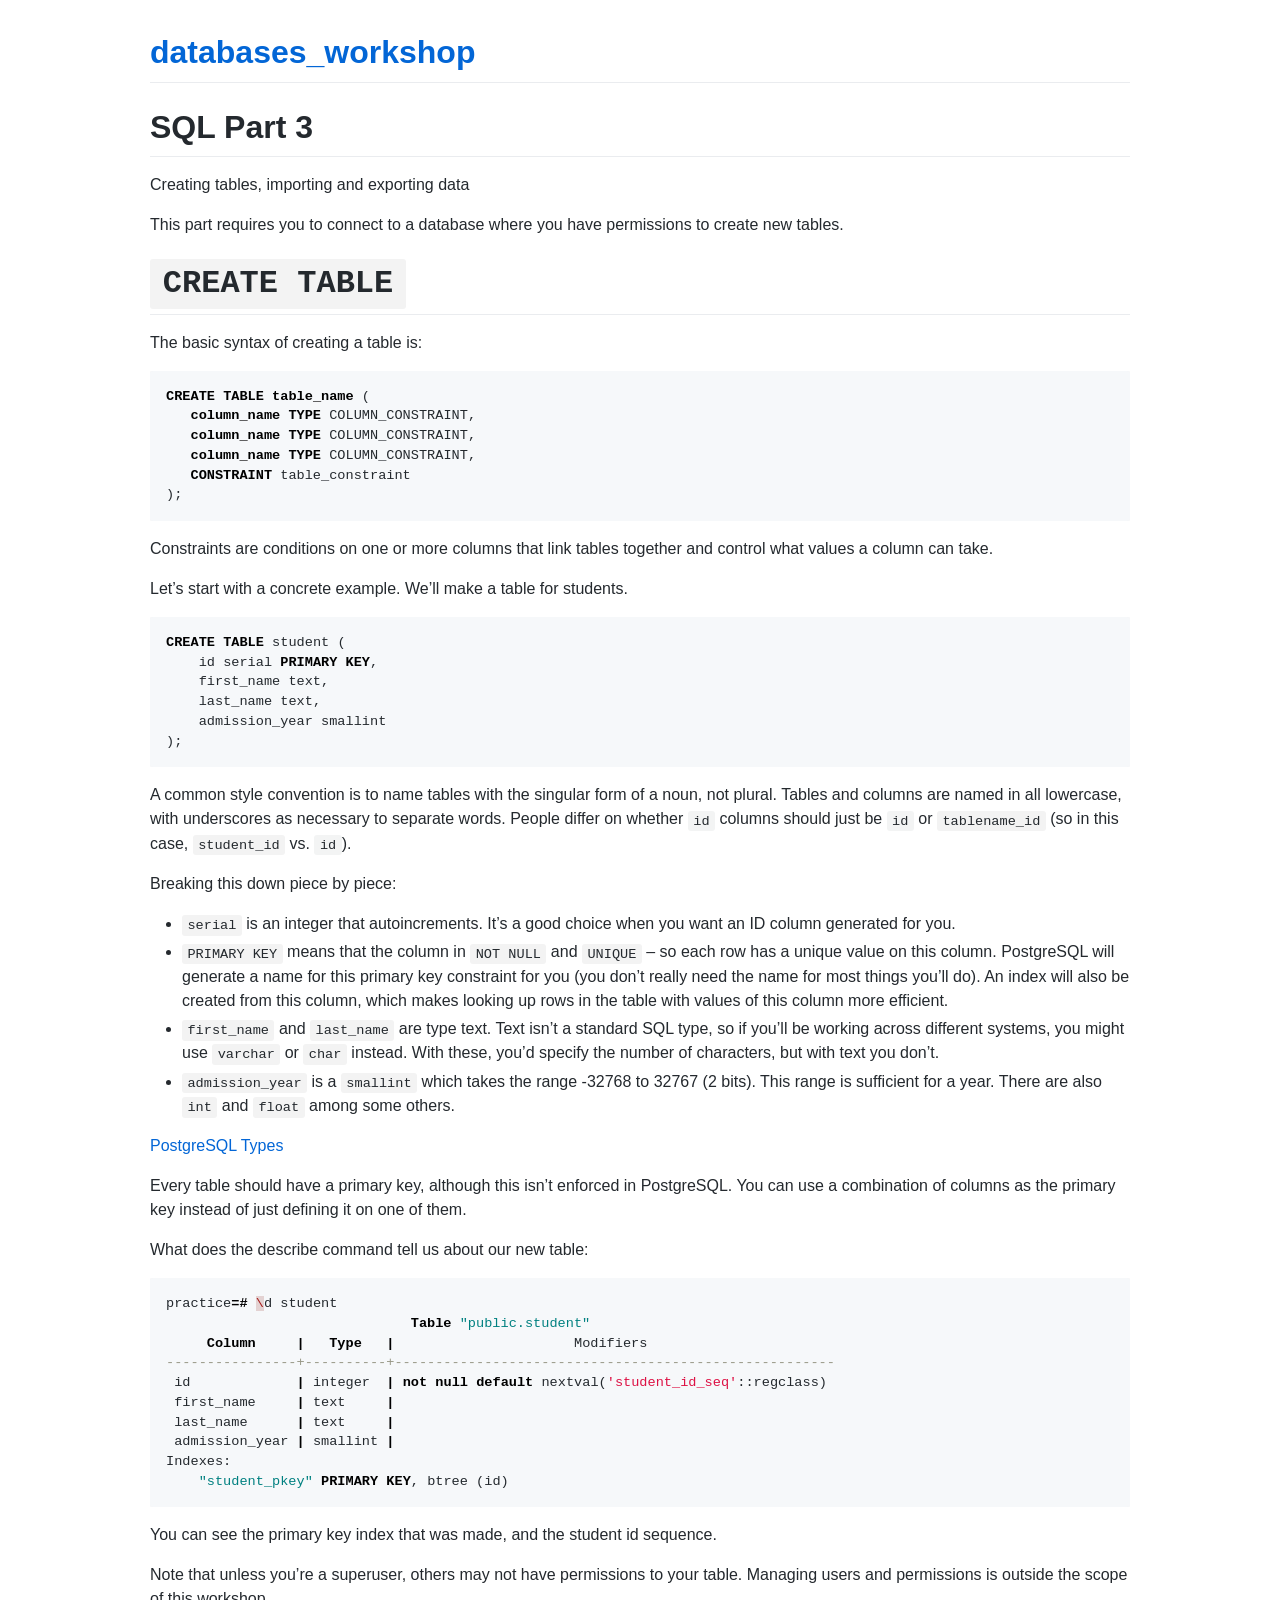
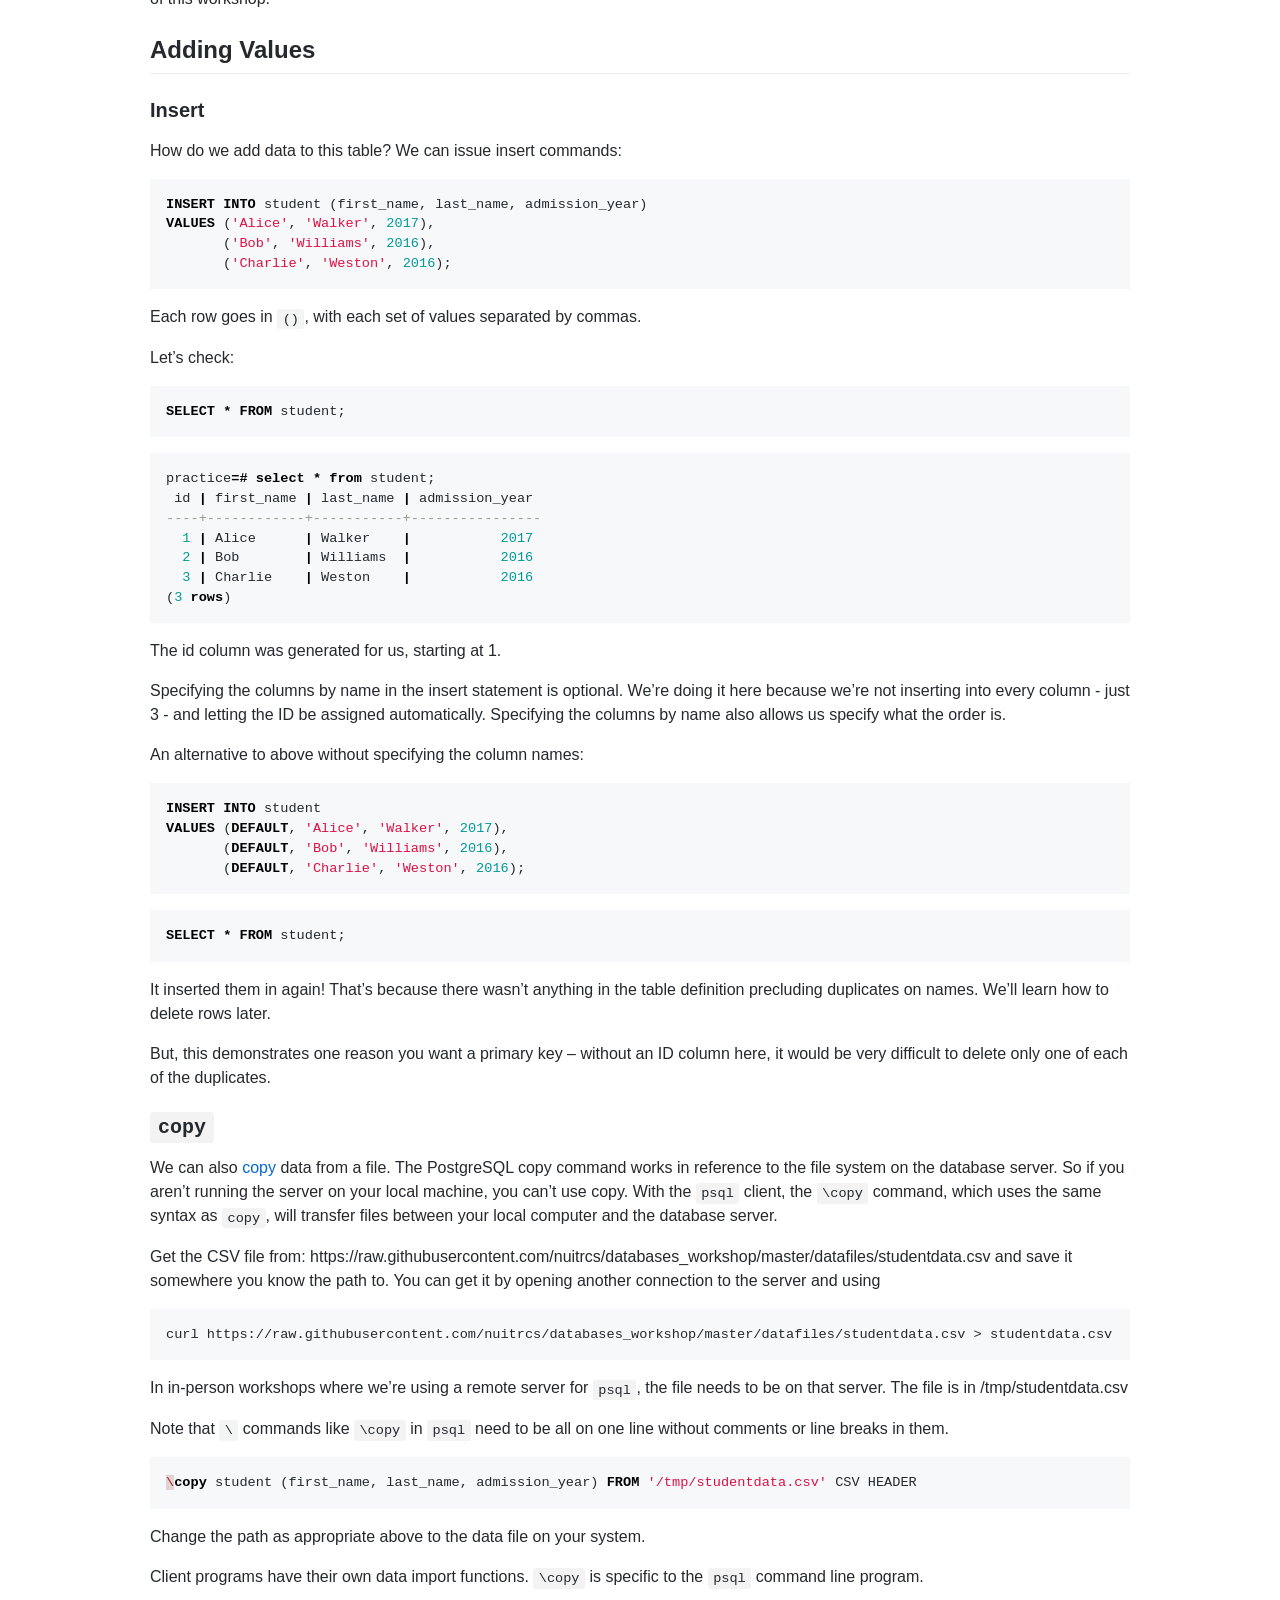
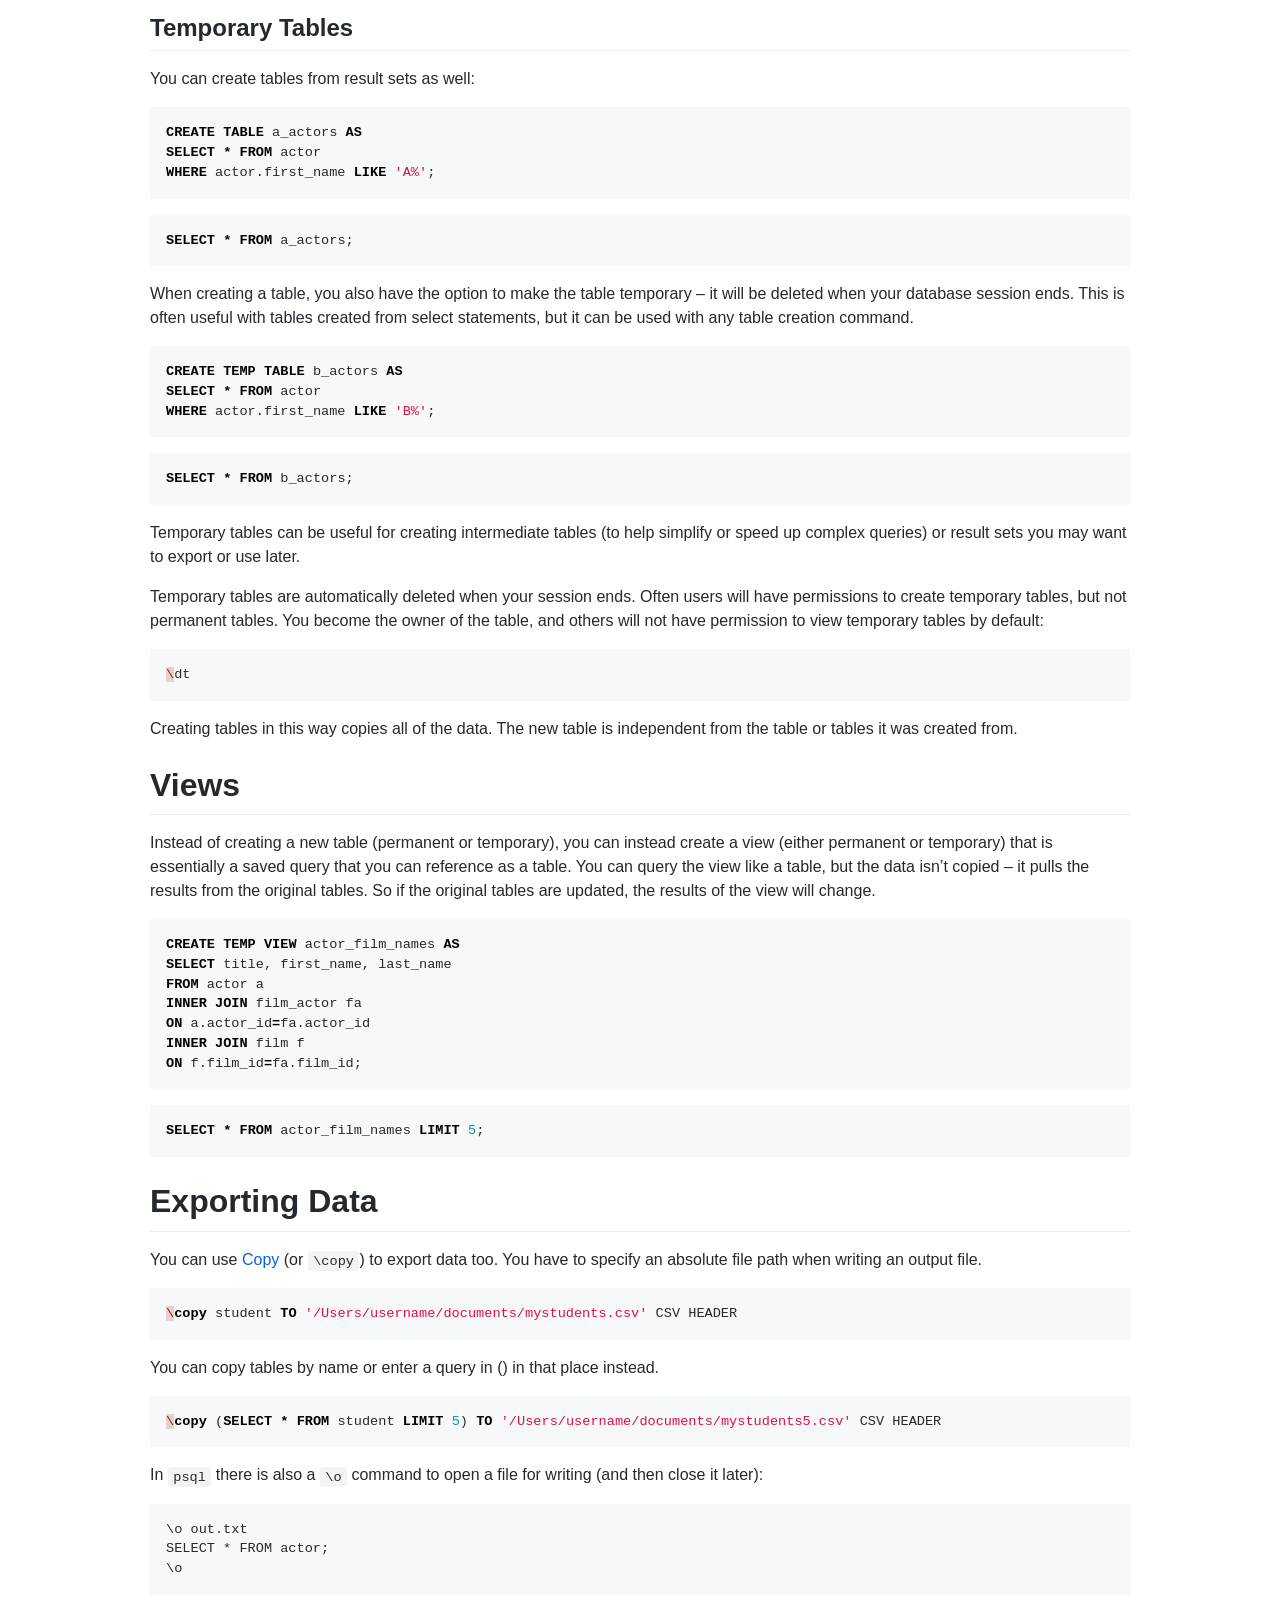
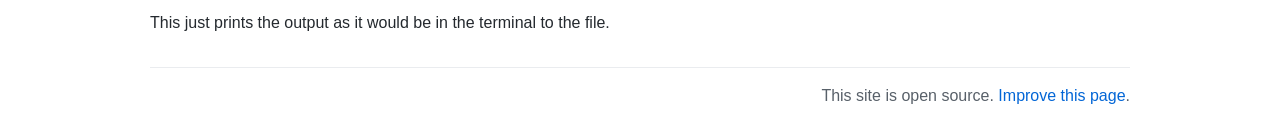
<file: PostGres/files/SQL Part 3 _ databases_workshop.html>
<!DOCTYPE html>
<!-- saved from url=(0059)https://nuitrcs.github.io/databases_workshop/sql/part3.html -->
<html lang="en-US" data-google-analytics-opt-out=""><head><meta http-equiv="Content-Type" content="text/html; charset=UTF-8">
    
    <meta http-equiv="X-UA-Compatible" content="IE=edge">
    <meta name="viewport" content="width=device-width, initial-scale=1">

<!-- Begin Jekyll SEO tag v2.5.0 -->
<title>SQL Part 3 | databases_workshop</title>
<meta name="generator" content="Jekyll v3.8.5">
<meta property="og:title" content="SQL Part 3">
<meta property="og:locale" content="en_US">
<meta name="description" content="RCS Intro to Databases workshop materials">
<meta property="og:description" content="RCS Intro to Databases workshop materials">
<link rel="canonical" href="https://nuitrcs.github.io/databases_workshop/sql/part3.html">
<meta property="og:url" content="https://nuitrcs.github.io/databases_workshop/sql/part3.html">
<meta property="og:site_name" content="databases_workshop">
<script type="application/ld+json">
{"@type":"WebPage","url":"https://nuitrcs.github.io/databases_workshop/sql/part3.html","headline":"SQL Part 3","description":"RCS Intro to Databases workshop materials","@context":"http://schema.org"}</script>
<!-- End Jekyll SEO tag -->

    <style class="anchorjs"></style><link rel="stylesheet" href="./SQL Part 3 _ databases_workshop_files/style.css">
  </head>
  <body>
    <div class="container-lg px-3 my-5 markdown-body">
      
      <h1><a href="https://nuitrcs.github.io/databases_workshop/">databases_workshop</a></h1>
      

      <h1 id="sql-part-3">SQL Part 3</h1>

<p>Creating tables, importing and exporting data</p>

<p>This part requires you to connect to a database where you have permissions to create new tables.</p>

<h1 id="create-table"><code class="highlighter-rouge">CREATE TABLE</code></h1>

<p>The basic syntax of creating a table is:</p>

<div class="language-sql highlighter-rouge"><div class="highlight"><pre class="highlight"><code><span class="k">CREATE</span> <span class="k">TABLE</span> <span class="k">table_name</span> <span class="p">(</span>
   <span class="k">column_name</span> <span class="k">TYPE</span> <span class="n">COLUMN_CONSTRAINT</span><span class="p">,</span>
   <span class="k">column_name</span> <span class="k">TYPE</span> <span class="n">COLUMN_CONSTRAINT</span><span class="p">,</span>
   <span class="k">column_name</span> <span class="k">TYPE</span> <span class="n">COLUMN_CONSTRAINT</span><span class="p">,</span>
   <span class="k">CONSTRAINT</span> <span class="n">table_constraint</span>
<span class="p">);</span>
</code></pre></div></div>

<p>Constraints are conditions on one or more columns that link tables together and control what values a column can take.</p>

<p>Let’s start with a concrete example.  We’ll make a table for students.</p>

<div class="language-sql highlighter-rouge"><div class="highlight"><pre class="highlight"><code><span class="k">CREATE</span> <span class="k">TABLE</span> <span class="n">student</span> <span class="p">(</span>
    <span class="n">id</span> <span class="n">serial</span> <span class="k">PRIMARY</span> <span class="k">KEY</span><span class="p">,</span>
    <span class="n">first_name</span> <span class="n">text</span><span class="p">,</span>
    <span class="n">last_name</span> <span class="n">text</span><span class="p">,</span>
    <span class="n">admission_year</span> <span class="n">smallint</span> 
<span class="p">);</span>
</code></pre></div></div>

<p>A common style convention is to name tables with the singular form of a noun, not plural.  Tables and columns are named in all lowercase, with underscores as necessary to separate words.  People differ on whether <code class="highlighter-rouge">id</code> columns should just be <code class="highlighter-rouge">id</code> or <code class="highlighter-rouge">tablename_id</code> (so in this case, <code class="highlighter-rouge">student_id</code> vs. <code class="highlighter-rouge">id</code>).</p>

<p>Breaking this down piece by piece:</p>

<ul>
  <li><code class="highlighter-rouge">serial</code> is an integer that autoincrements.  It’s a good choice when you want an ID column generated for you.</li>
  <li><code class="highlighter-rouge">PRIMARY KEY</code> means that the column in <code class="highlighter-rouge">NOT NULL</code> and <code class="highlighter-rouge">UNIQUE</code> – so each row has a unique value on this column.  PostgreSQL will generate a name for this primary key constraint for you (you don’t really need the name for most things you’ll do).  An index will also be created from this column, which makes looking up rows in the table with values of this column more efficient.</li>
  <li><code class="highlighter-rouge">first_name</code> and <code class="highlighter-rouge">last_name</code> are type text.  Text isn’t a standard SQL type, so if you’ll be working across different systems, you might use <code class="highlighter-rouge">varchar</code> or <code class="highlighter-rouge">char</code> instead.  With these, you’d specify the number of characters, but with text you don’t.</li>
  <li><code class="highlighter-rouge">admission_year</code> is a <code class="highlighter-rouge">smallint</code> which takes the range -32768 to 32767 (2 bits).  This range is sufficient for a year.  There are also <code class="highlighter-rouge">int</code> and <code class="highlighter-rouge">float</code> among some others.</li>
</ul>

<p><a href="https://www.postgresql.org/docs/current/static/datatype.html">PostgreSQL Types</a></p>

<p>Every table should have a primary key, although this isn’t enforced in PostgreSQL.  You can use a combination of columns as the primary key instead of just defining it on one of them.</p>

<p>What does the describe command tell us about our new table:</p>

<div class="language-sql highlighter-rouge"><div class="highlight"><pre class="highlight"><code><span class="n">practice</span><span class="o">=#</span> <span class="err">\</span><span class="n">d</span> <span class="n">student</span>
                              <span class="k">Table</span> <span class="nv">"public.student"</span>
     <span class="k">Column</span>     <span class="o">|</span>   <span class="k">Type</span>   <span class="o">|</span>                      <span class="n">Modifiers</span>                       
<span class="c1">----------------+----------+------------------------------------------------------</span>
 <span class="n">id</span>             <span class="o">|</span> <span class="n">integer</span>  <span class="o">|</span> <span class="k">not</span> <span class="k">null</span> <span class="k">default</span> <span class="n">nextval</span><span class="p">(</span><span class="s1">'student_id_seq'</span><span class="p">::</span><span class="n">regclass</span><span class="p">)</span>
 <span class="n">first_name</span>     <span class="o">|</span> <span class="n">text</span>     <span class="o">|</span> 
 <span class="n">last_name</span>      <span class="o">|</span> <span class="n">text</span>     <span class="o">|</span> 
 <span class="n">admission_year</span> <span class="o">|</span> <span class="n">smallint</span> <span class="o">|</span> 
<span class="n">Indexes</span><span class="p">:</span>
    <span class="nv">"student_pkey"</span> <span class="k">PRIMARY</span> <span class="k">KEY</span><span class="p">,</span> <span class="n">btree</span> <span class="p">(</span><span class="n">id</span><span class="p">)</span>
</code></pre></div></div>

<p>You can see the primary key index that was made, and the student id sequence.</p>

<p>Note that unless you’re a superuser, others may not have permissions to your table.  Managing users and permissions is outside the scope of this workshop.</p>

<h2 id="adding-values">Adding Values<a class="anchorjs-link " href="https://nuitrcs.github.io/databases_workshop/sql/part3.html#adding-values" aria-label="Anchor" data-anchorjs-icon="" style="font: 1em / 1 anchorjs-icons; padding-left: 0.375em;"></a></h2>

<h3 id="insert">Insert<a class="anchorjs-link " href="https://nuitrcs.github.io/databases_workshop/sql/part3.html#insert" aria-label="Anchor" data-anchorjs-icon="" style="font: 1em / 1 anchorjs-icons; padding-left: 0.375em;"></a></h3>

<p>How do we add data to this table?  We can issue insert commands:</p>

<div class="language-sql highlighter-rouge"><div class="highlight"><pre class="highlight"><code><span class="k">INSERT</span> <span class="k">INTO</span> <span class="n">student</span> <span class="p">(</span><span class="n">first_name</span><span class="p">,</span> <span class="n">last_name</span><span class="p">,</span> <span class="n">admission_year</span><span class="p">)</span> 
<span class="k">VALUES</span> <span class="p">(</span><span class="s1">'Alice'</span><span class="p">,</span> <span class="s1">'Walker'</span><span class="p">,</span> <span class="mi">2017</span><span class="p">),</span>
       <span class="p">(</span><span class="s1">'Bob'</span><span class="p">,</span> <span class="s1">'Williams'</span><span class="p">,</span> <span class="mi">2016</span><span class="p">),</span>
       <span class="p">(</span><span class="s1">'Charlie'</span><span class="p">,</span> <span class="s1">'Weston'</span><span class="p">,</span> <span class="mi">2016</span><span class="p">);</span>
</code></pre></div></div>

<p>Each row goes in <code class="highlighter-rouge">()</code>, with each set of values separated by commas.</p>

<p>Let’s check:</p>

<div class="language-sql highlighter-rouge"><div class="highlight"><pre class="highlight"><code><span class="k">SELECT</span> <span class="o">*</span> <span class="k">FROM</span> <span class="n">student</span><span class="p">;</span>
</code></pre></div></div>

<div class="language-sql highlighter-rouge"><div class="highlight"><pre class="highlight"><code><span class="n">practice</span><span class="o">=#</span> <span class="k">select</span> <span class="o">*</span> <span class="k">from</span> <span class="n">student</span><span class="p">;</span>
 <span class="n">id</span> <span class="o">|</span> <span class="n">first_name</span> <span class="o">|</span> <span class="n">last_name</span> <span class="o">|</span> <span class="n">admission_year</span> 
<span class="c1">----+------------+-----------+----------------</span>
  <span class="mi">1</span> <span class="o">|</span> <span class="n">Alice</span>      <span class="o">|</span> <span class="n">Walker</span>    <span class="o">|</span>           <span class="mi">2017</span>
  <span class="mi">2</span> <span class="o">|</span> <span class="n">Bob</span>        <span class="o">|</span> <span class="n">Williams</span>  <span class="o">|</span>           <span class="mi">2016</span>
  <span class="mi">3</span> <span class="o">|</span> <span class="n">Charlie</span>    <span class="o">|</span> <span class="n">Weston</span>    <span class="o">|</span>           <span class="mi">2016</span>
<span class="p">(</span><span class="mi">3</span> <span class="k">rows</span><span class="p">)</span>
</code></pre></div></div>

<p>The id column was generated for us, starting at 1.</p>

<p>Specifying the columns by name in the insert statement is optional.  We’re doing it here because we’re not inserting into every column - just 3 - and letting the ID be assigned automatically.  Specifying the columns by name also allows us specify what the order is.</p>

<p>An alternative to above without specifying the column names:</p>

<div class="language-sql highlighter-rouge"><div class="highlight"><pre class="highlight"><code><span class="k">INSERT</span> <span class="k">INTO</span> <span class="n">student</span> 
<span class="k">VALUES</span> <span class="p">(</span><span class="k">DEFAULT</span><span class="p">,</span> <span class="s1">'Alice'</span><span class="p">,</span> <span class="s1">'Walker'</span><span class="p">,</span> <span class="mi">2017</span><span class="p">),</span>
       <span class="p">(</span><span class="k">DEFAULT</span><span class="p">,</span> <span class="s1">'Bob'</span><span class="p">,</span> <span class="s1">'Williams'</span><span class="p">,</span> <span class="mi">2016</span><span class="p">),</span>
       <span class="p">(</span><span class="k">DEFAULT</span><span class="p">,</span> <span class="s1">'Charlie'</span><span class="p">,</span> <span class="s1">'Weston'</span><span class="p">,</span> <span class="mi">2016</span><span class="p">);</span>
</code></pre></div></div>

<div class="language-sql highlighter-rouge"><div class="highlight"><pre class="highlight"><code><span class="k">SELECT</span> <span class="o">*</span> <span class="k">FROM</span> <span class="n">student</span><span class="p">;</span>
</code></pre></div></div>

<p>It inserted them in again!  That’s because there wasn’t anything in the table definition precluding duplicates on names.  We’ll learn how to delete rows later.</p>

<p>But, this demonstrates one reason you want a primary key – without an ID column here, it would be very difficult to delete only one of each of the duplicates.</p>

<h3 id="copy"><code class="highlighter-rouge">copy</code><a class="anchorjs-link " href="https://nuitrcs.github.io/databases_workshop/sql/part3.html#copy" aria-label="Anchor" data-anchorjs-icon="" style="font: 1em / 1 anchorjs-icons; padding-left: 0.375em;"></a></h3>

<p>We can also <a href="https://www.postgresql.org/docs/current/static/sql-copy.html">copy</a> data from a file.  The PostgreSQL copy command works in reference to the file system on the database server.  So if you aren’t running the server on your local machine, you can’t use copy.  With the <code class="highlighter-rouge">psql</code> client, the <code class="highlighter-rouge">\copy</code> command, which uses the same syntax as <code class="highlighter-rouge">copy</code>, will transfer files between your local computer and the database server.</p>

<p>Get the CSV file from: https://raw.githubusercontent.com/nuitrcs/databases_workshop/master/datafiles/studentdata.csv and save it somewhere you know the path to.  You can get it by opening another connection to the server and using</p>

<div class="highlighter-rouge"><div class="highlight"><pre class="highlight"><code>curl https://raw.githubusercontent.com/nuitrcs/databases_workshop/master/datafiles/studentdata.csv &gt; studentdata.csv
</code></pre></div></div>

<p>In in-person workshops where we’re using a remote server for <code class="highlighter-rouge">psql</code>, the file needs to be on that server. The file is in /tmp/studentdata.csv</p>

<p>Note that <code class="highlighter-rouge">\</code> commands like <code class="highlighter-rouge">\copy</code> in <code class="highlighter-rouge">psql</code> need to be all on one line without comments or line breaks in them.</p>

<div class="language-sql highlighter-rouge"><div class="highlight"><pre class="highlight"><code><span class="err">\</span><span class="k">copy</span> <span class="n">student</span> <span class="p">(</span><span class="n">first_name</span><span class="p">,</span> <span class="n">last_name</span><span class="p">,</span> <span class="n">admission_year</span><span class="p">)</span> <span class="k">FROM</span> <span class="s1">'/tmp/studentdata.csv'</span> <span class="n">CSV</span> <span class="n">HEADER</span>
</code></pre></div></div>

<p>Change the path as appropriate above to the data file on your system.</p>

<p>Client programs have their own data import functions.  <code class="highlighter-rouge">\copy</code> is specific to the <code class="highlighter-rouge">psql</code> command line program.</p>

<h2 id="temporary-tables">Temporary Tables<a class="anchorjs-link " href="https://nuitrcs.github.io/databases_workshop/sql/part3.html#temporary-tables" aria-label="Anchor" data-anchorjs-icon="" style="font: 1em / 1 anchorjs-icons; padding-left: 0.375em;"></a></h2>

<p>You can create tables from result sets as well:</p>

<div class="language-sql highlighter-rouge"><div class="highlight"><pre class="highlight"><code><span class="k">CREATE</span> <span class="k">TABLE</span> <span class="n">a_actors</span> <span class="k">AS</span> 
<span class="k">SELECT</span> <span class="o">*</span> <span class="k">FROM</span> <span class="n">actor</span> 
<span class="k">WHERE</span> <span class="n">actor</span><span class="p">.</span><span class="n">first_name</span> <span class="k">LIKE</span> <span class="s1">'A%'</span><span class="p">;</span>
</code></pre></div></div>

<div class="language-sql highlighter-rouge"><div class="highlight"><pre class="highlight"><code><span class="k">SELECT</span> <span class="o">*</span> <span class="k">FROM</span> <span class="n">a_actors</span><span class="p">;</span>
</code></pre></div></div>

<p>When creating a table, you also have the option to make the table temporary – it will be deleted when your database session ends.  This is often useful with tables created from select statements, but it can be used with any table creation command.</p>

<div class="language-sql highlighter-rouge"><div class="highlight"><pre class="highlight"><code><span class="k">CREATE</span> <span class="k">TEMP</span> <span class="k">TABLE</span> <span class="n">b_actors</span> <span class="k">AS</span> 
<span class="k">SELECT</span> <span class="o">*</span> <span class="k">FROM</span> <span class="n">actor</span> 
<span class="k">WHERE</span> <span class="n">actor</span><span class="p">.</span><span class="n">first_name</span> <span class="k">LIKE</span> <span class="s1">'B%'</span><span class="p">;</span>
</code></pre></div></div>

<div class="language-sql highlighter-rouge"><div class="highlight"><pre class="highlight"><code><span class="k">SELECT</span> <span class="o">*</span> <span class="k">FROM</span> <span class="n">b_actors</span><span class="p">;</span>
</code></pre></div></div>

<p>Temporary tables can be useful for creating intermediate tables (to help simplify or speed up complex queries) or result sets you may want to export or use later.</p>

<p>Temporary tables are automatically deleted when your session ends.  Often users will have permissions to create temporary tables, but not permanent tables.  You become the owner of the table, and others will not have permission to view temporary tables by default:</p>

<div class="language-sql highlighter-rouge"><div class="highlight"><pre class="highlight"><code><span class="err">\</span><span class="n">dt</span>
</code></pre></div></div>

<p>Creating tables in this way copies all of the data.  The new table is independent from the table or tables it was created from.</p>

<h1 id="views">Views</h1>

<p>Instead of creating a new table (permanent or temporary), you can instead create a view (either permanent or temporary) that is essentially a saved query that you can reference as a table.  You can query the view like a table, but the data isn’t copied – it pulls the results from the original tables.  So if the original tables are updated, the results of the view will change.</p>

<div class="language-sql highlighter-rouge"><div class="highlight"><pre class="highlight"><code><span class="k">CREATE</span> <span class="k">TEMP</span> <span class="k">VIEW</span> <span class="n">actor_film_names</span> <span class="k">AS</span> 
<span class="k">SELECT</span> <span class="n">title</span><span class="p">,</span> <span class="n">first_name</span><span class="p">,</span> <span class="n">last_name</span>
<span class="k">FROM</span> <span class="n">actor</span> <span class="n">a</span>
<span class="k">INNER</span> <span class="k">JOIN</span> <span class="n">film_actor</span> <span class="n">fa</span>
<span class="k">ON</span> <span class="n">a</span><span class="p">.</span><span class="n">actor_id</span><span class="o">=</span><span class="n">fa</span><span class="p">.</span><span class="n">actor_id</span>
<span class="k">INNER</span> <span class="k">JOIN</span> <span class="n">film</span> <span class="n">f</span>
<span class="k">ON</span> <span class="n">f</span><span class="p">.</span><span class="n">film_id</span><span class="o">=</span><span class="n">fa</span><span class="p">.</span><span class="n">film_id</span><span class="p">;</span>
</code></pre></div></div>

<div class="language-sql highlighter-rouge"><div class="highlight"><pre class="highlight"><code><span class="k">SELECT</span> <span class="o">*</span> <span class="k">FROM</span> <span class="n">actor_film_names</span> <span class="k">LIMIT</span> <span class="mi">5</span><span class="p">;</span>
</code></pre></div></div>

<h1 id="exporting-data">Exporting Data</h1>

<p>You can use <a href="https://www.postgresql.org/docs/current/static/sql-copy.html">Copy</a> (or <code class="highlighter-rouge">\copy</code>) to export data too.  You have to specify an absolute file path when writing an output file.</p>

<div class="language-sql highlighter-rouge"><div class="highlight"><pre class="highlight"><code><span class="err">\</span><span class="k">copy</span> <span class="n">student</span> <span class="k">TO</span> <span class="s1">'/Users/username/documents/mystudents.csv'</span> <span class="n">CSV</span> <span class="n">HEADER</span>
</code></pre></div></div>

<p>You can copy tables by name or enter a query in () in that place instead.</p>

<div class="language-sql highlighter-rouge"><div class="highlight"><pre class="highlight"><code><span class="err">\</span><span class="k">copy</span> <span class="p">(</span><span class="k">SELECT</span> <span class="o">*</span> <span class="k">FROM</span> <span class="n">student</span> <span class="k">LIMIT</span> <span class="mi">5</span><span class="p">)</span> <span class="k">TO</span> <span class="s1">'/Users/username/documents/mystudents5.csv'</span> <span class="n">CSV</span> <span class="n">HEADER</span>
</code></pre></div></div>

<p>In <code class="highlighter-rouge">psql</code> there is also a <code class="highlighter-rouge">\o</code> command to open a file for writing (and then close it later):</p>

<div class="highlighter-rouge"><div class="highlight"><pre class="highlight"><code>\o out.txt
SELECT * FROM actor;
\o
</code></pre></div></div>

<p>This just prints the output as it would be in the terminal to the file.</p>



      
      <div class="footer border-top border-gray-light mt-5 pt-3 text-right text-gray">
        This site is open source. <a href="https://github.com/nuitrcs/databases_workshop/edit/master/sql/part3.md">Improve this page</a>.
      </div>
      
    </div>
    <script src="./SQL Part 3 _ databases_workshop_files/anchor.min.js" integrity="sha256-lZaRhKri35AyJSypXXs4o6OPFTbTmUoltBbDCbdzegg=" crossorigin="anonymous"></script>
    <script>anchors.add();</script>
    
  

</body></html>
</file>
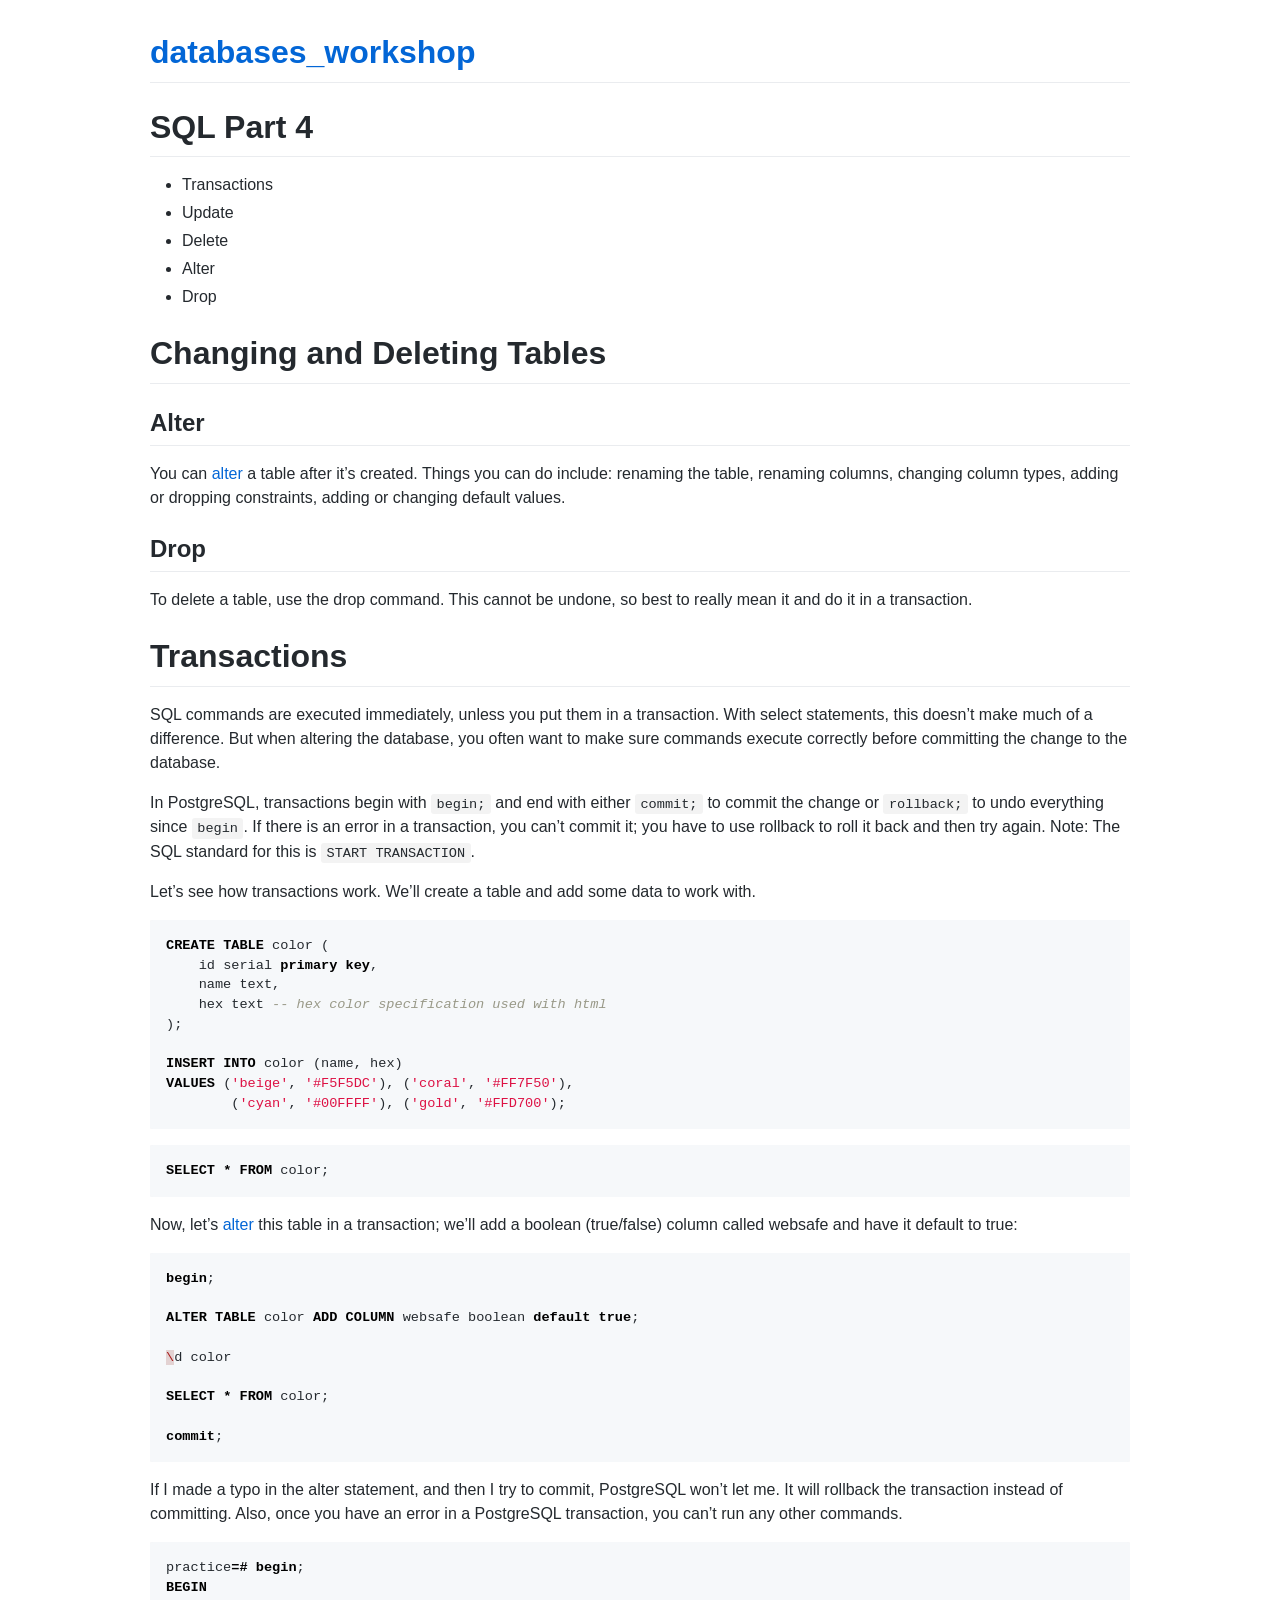
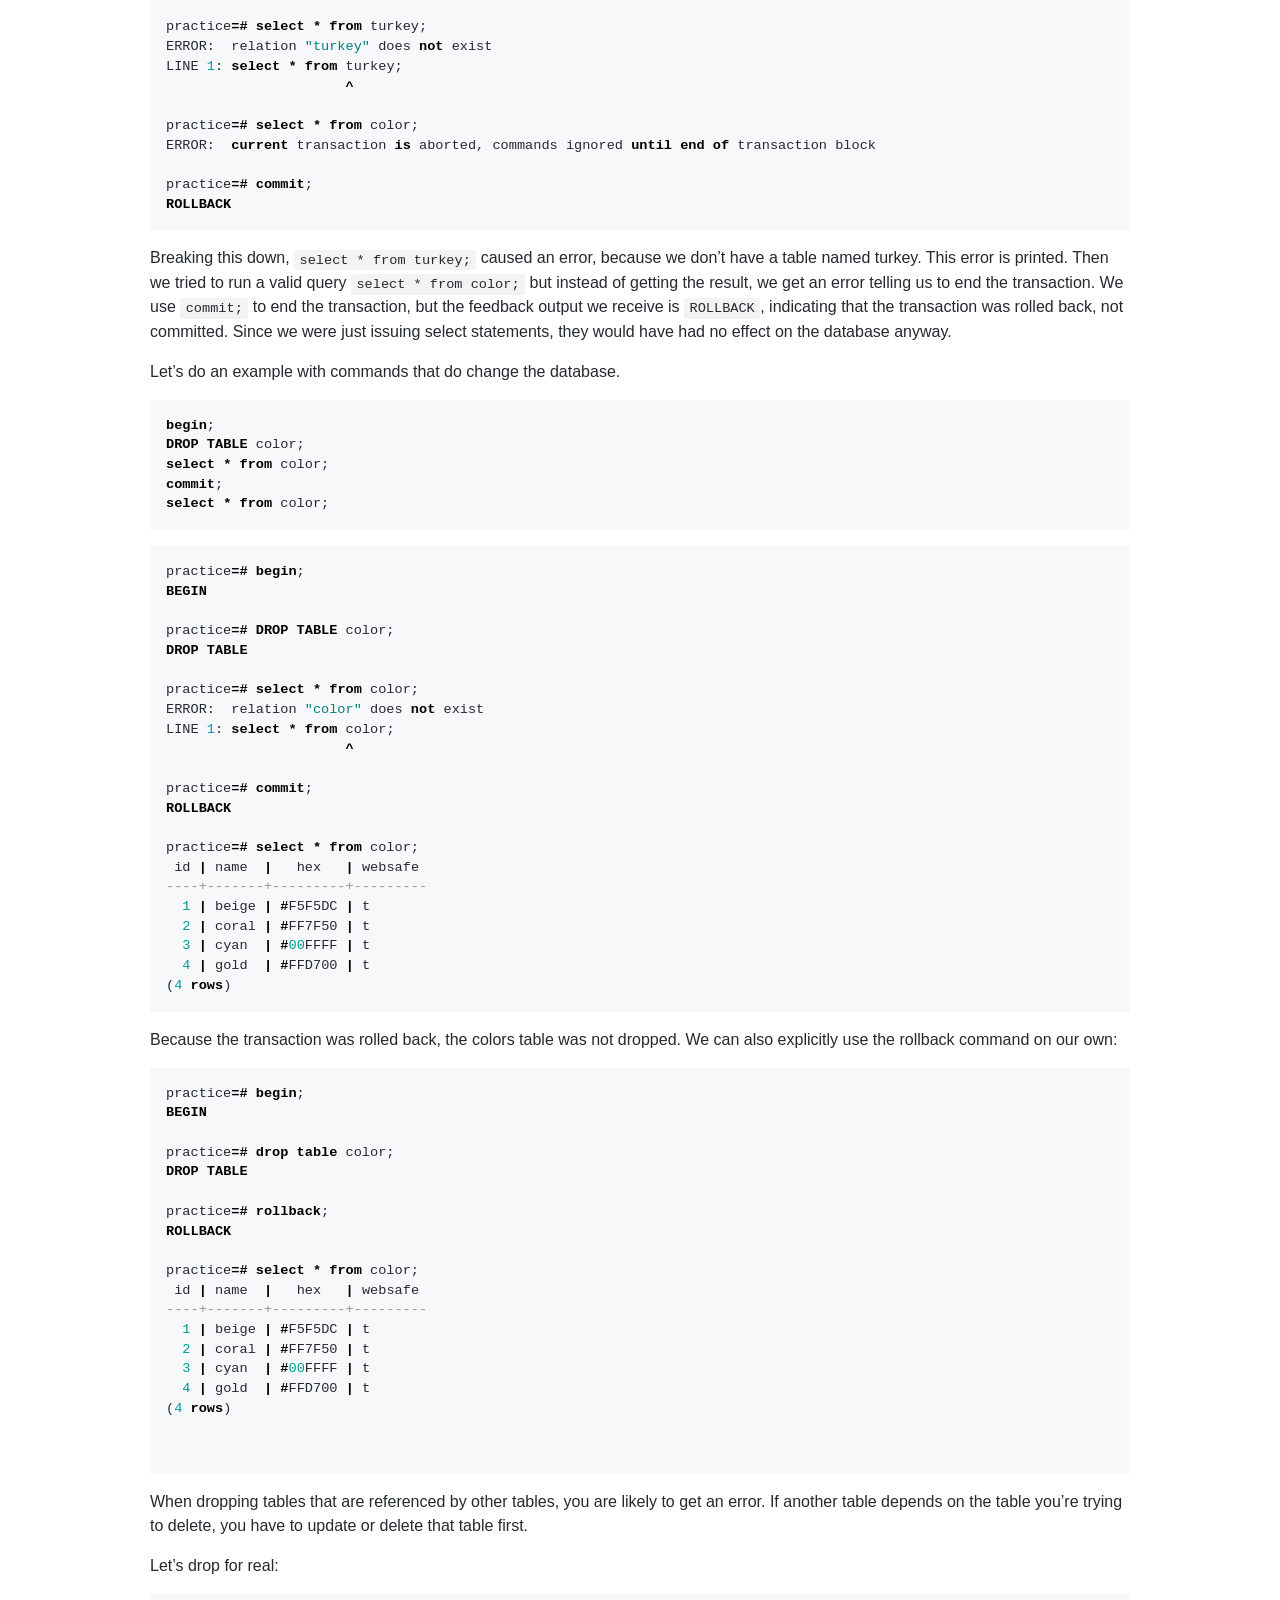
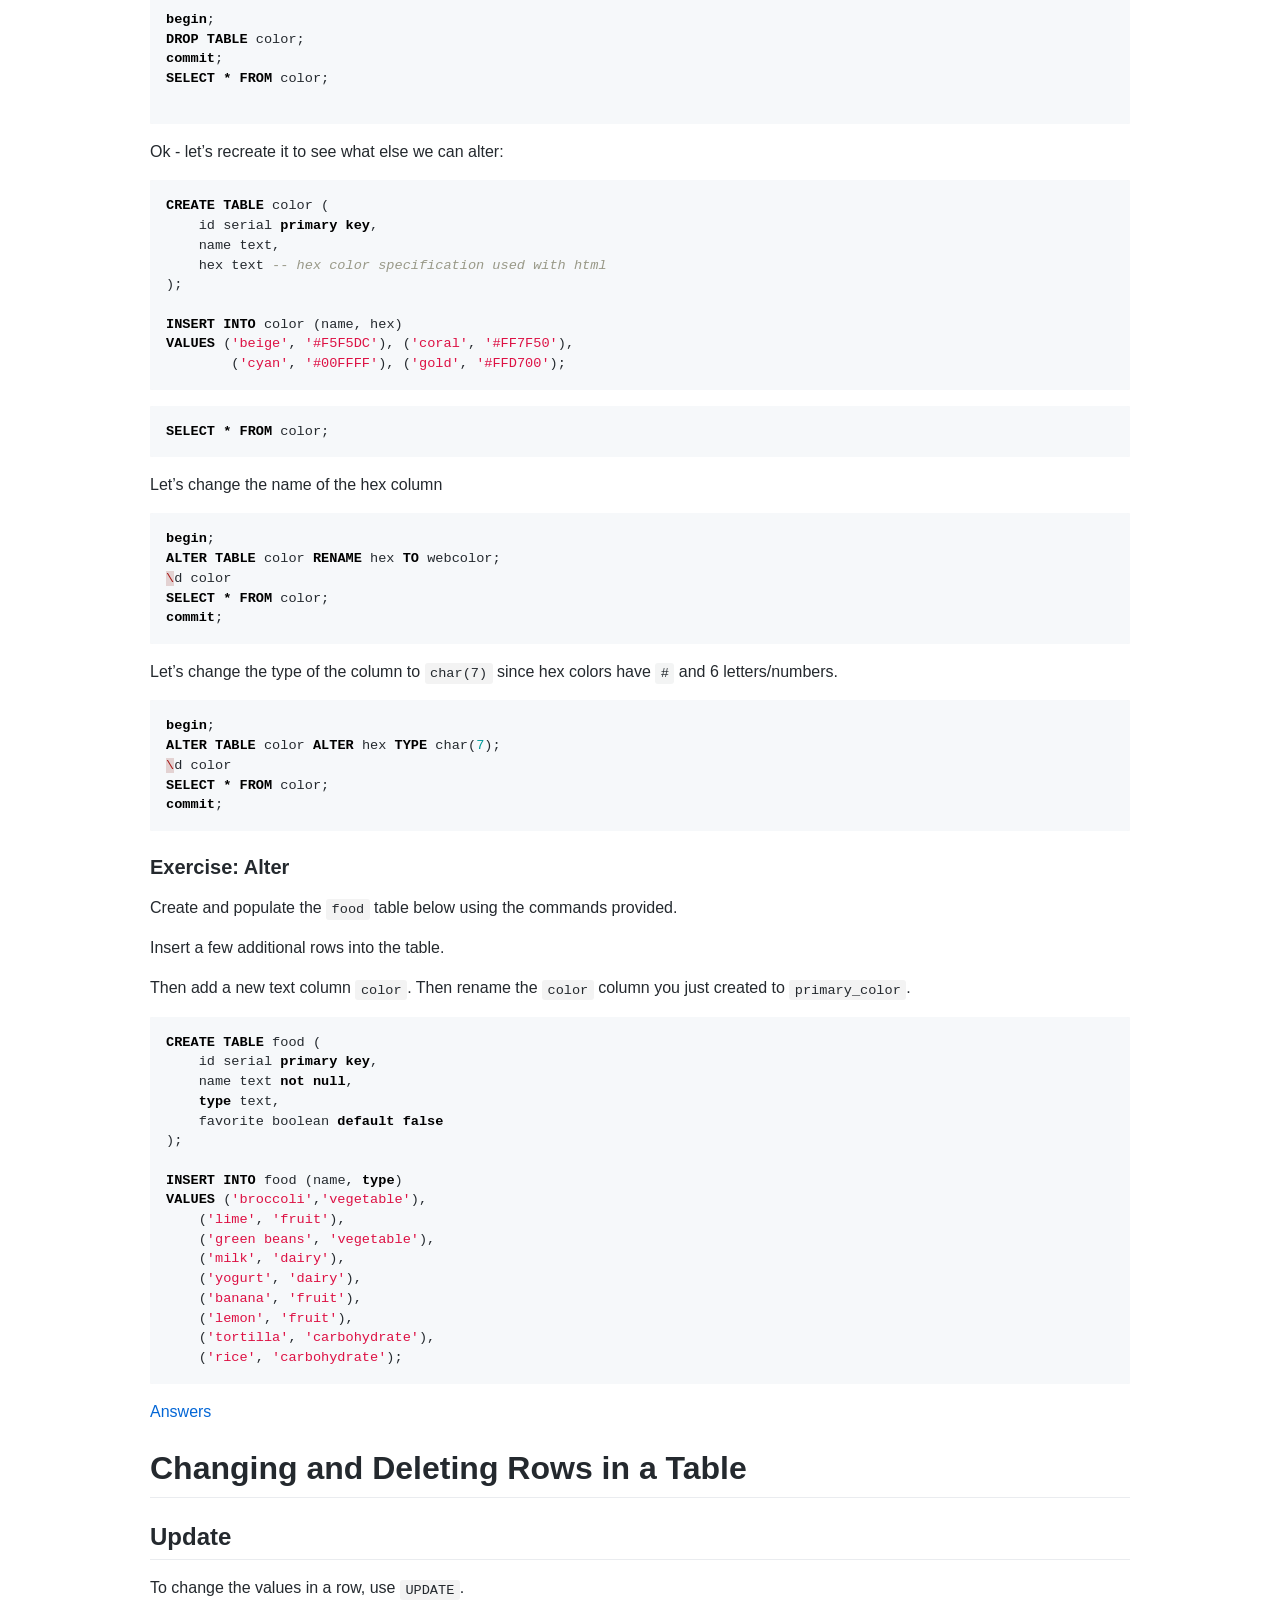
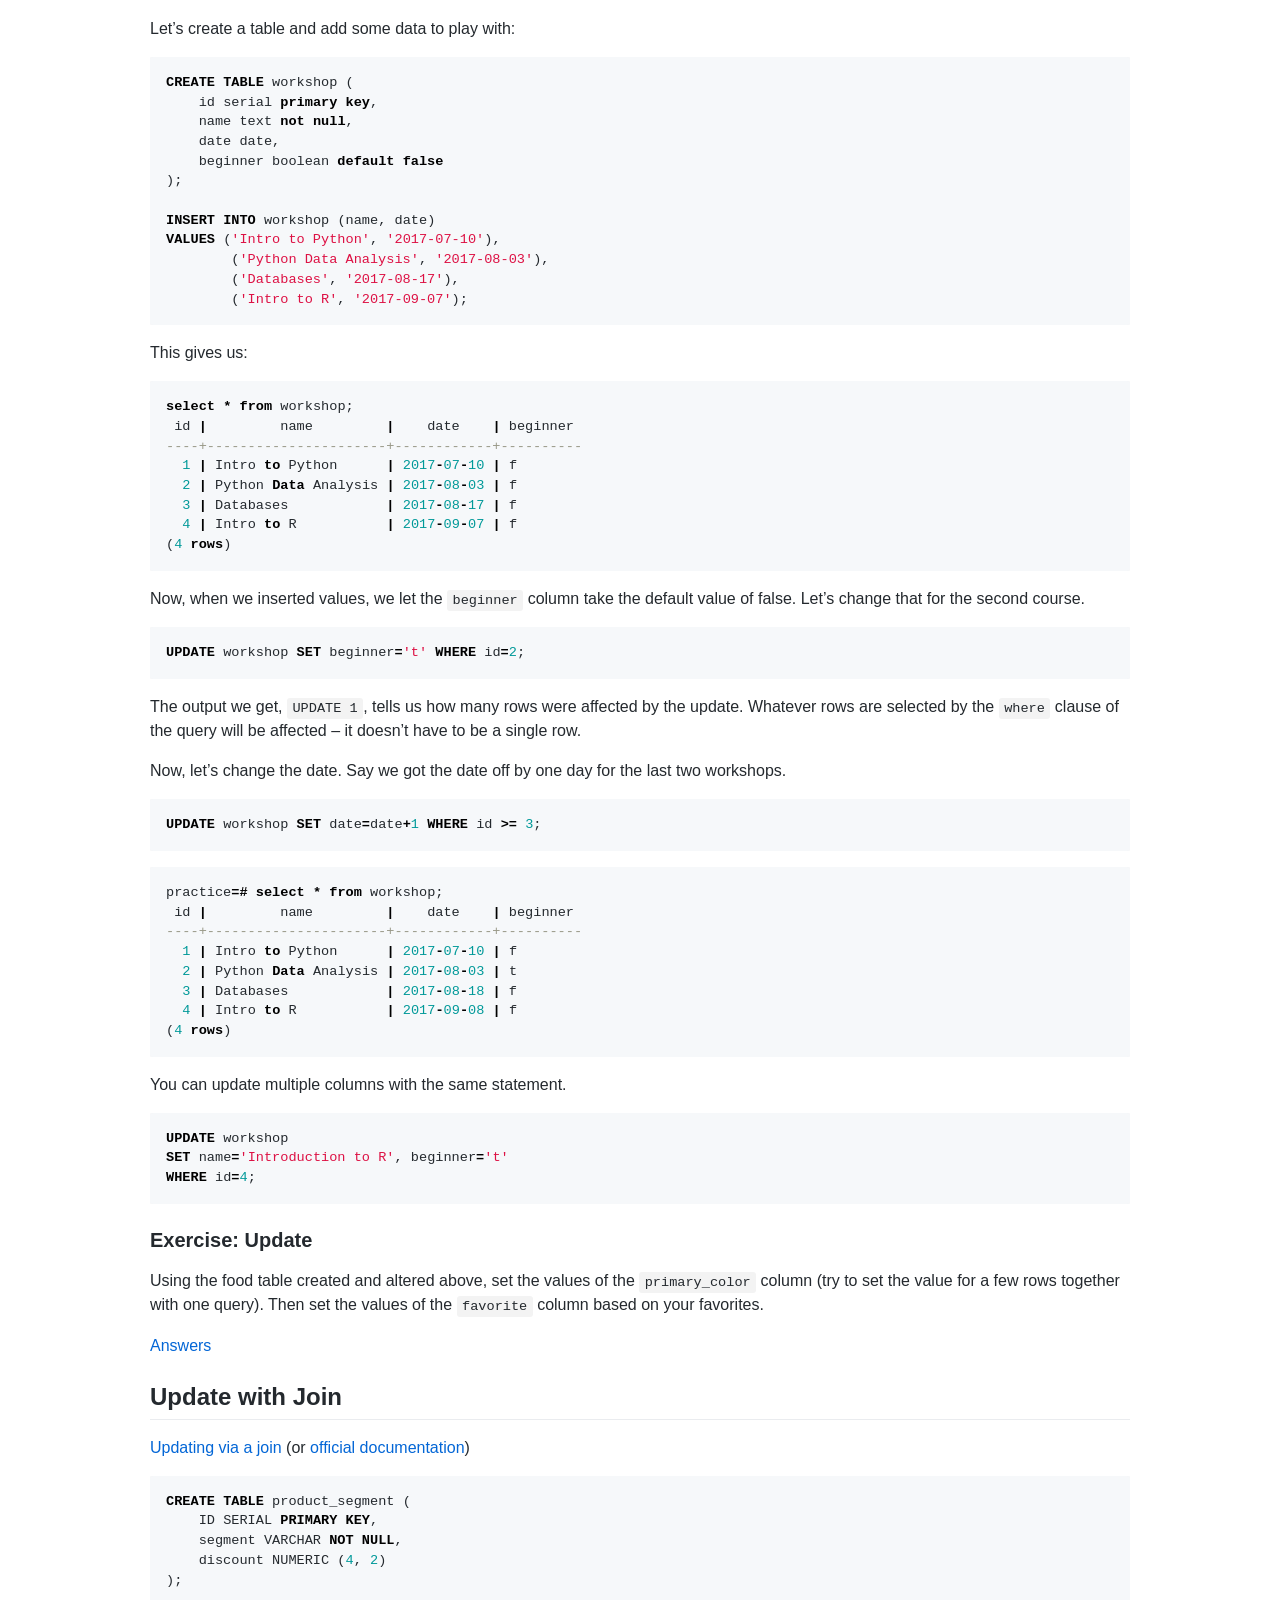
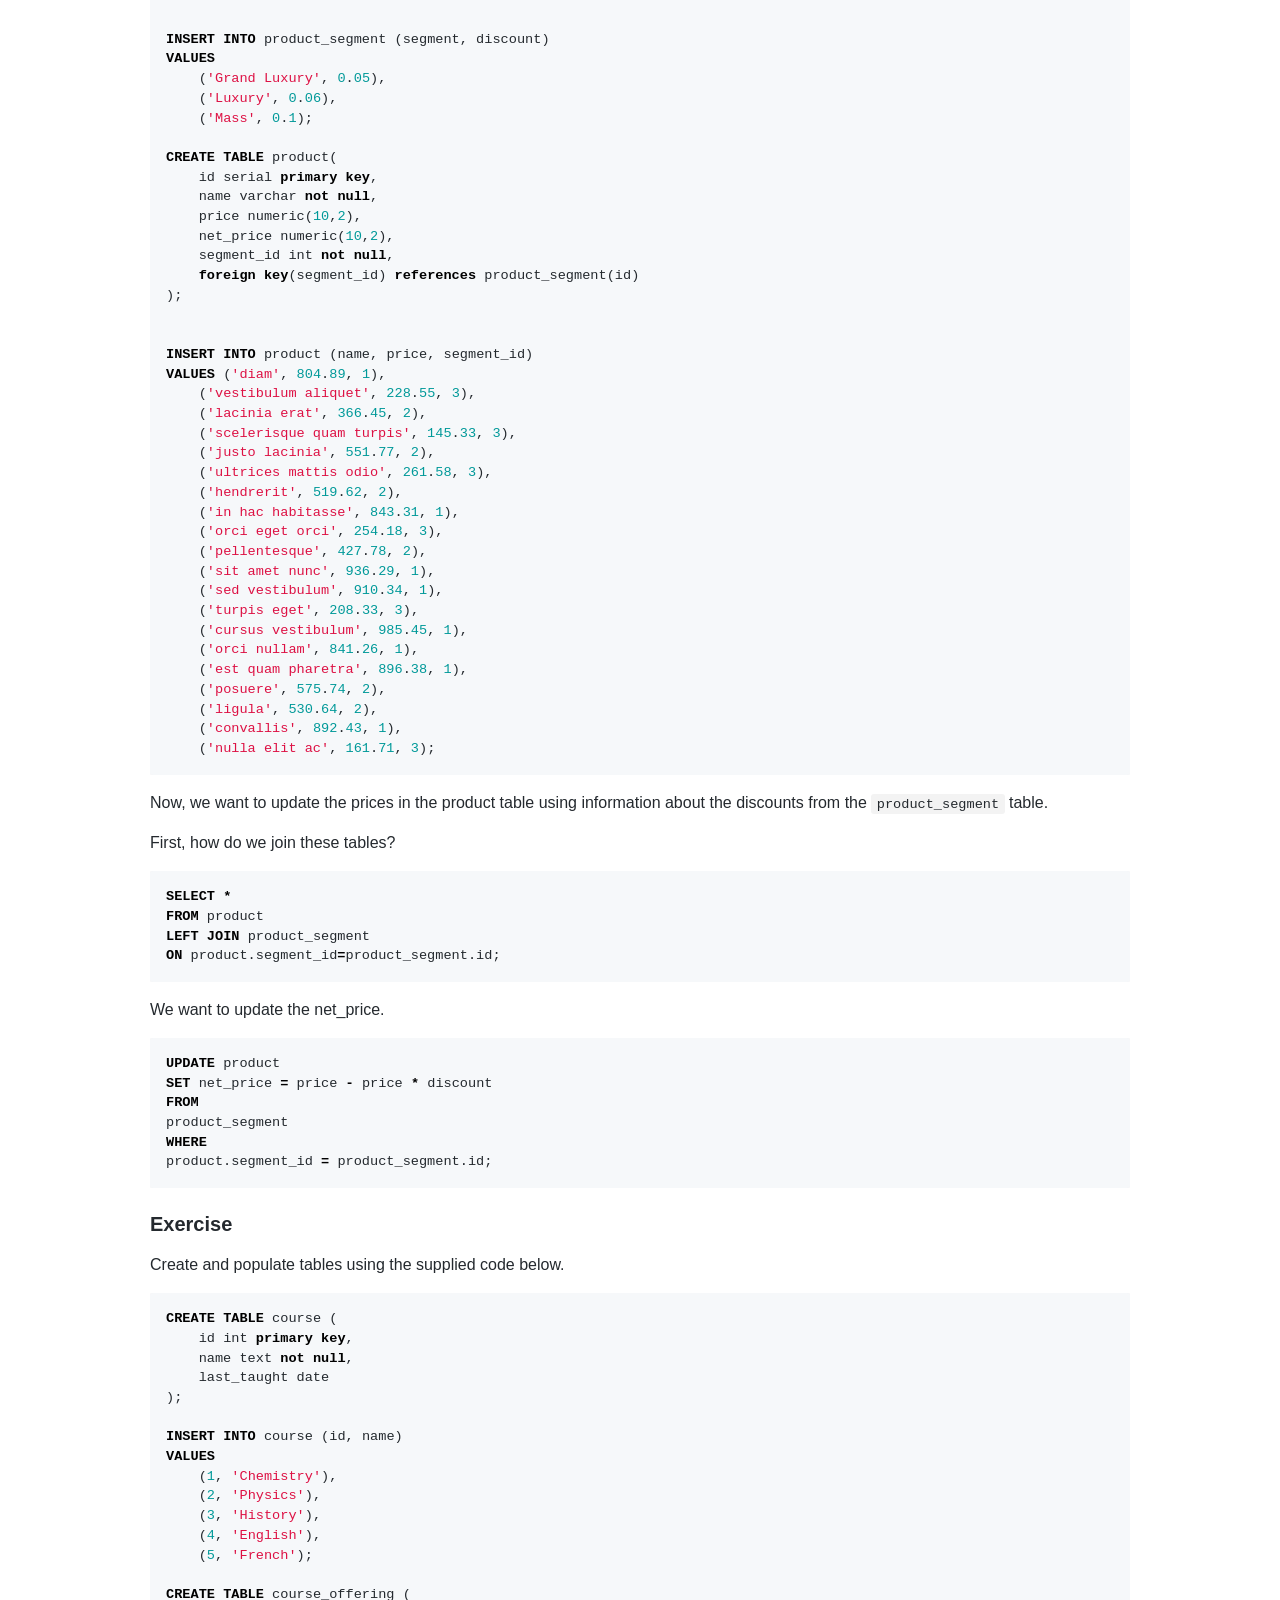
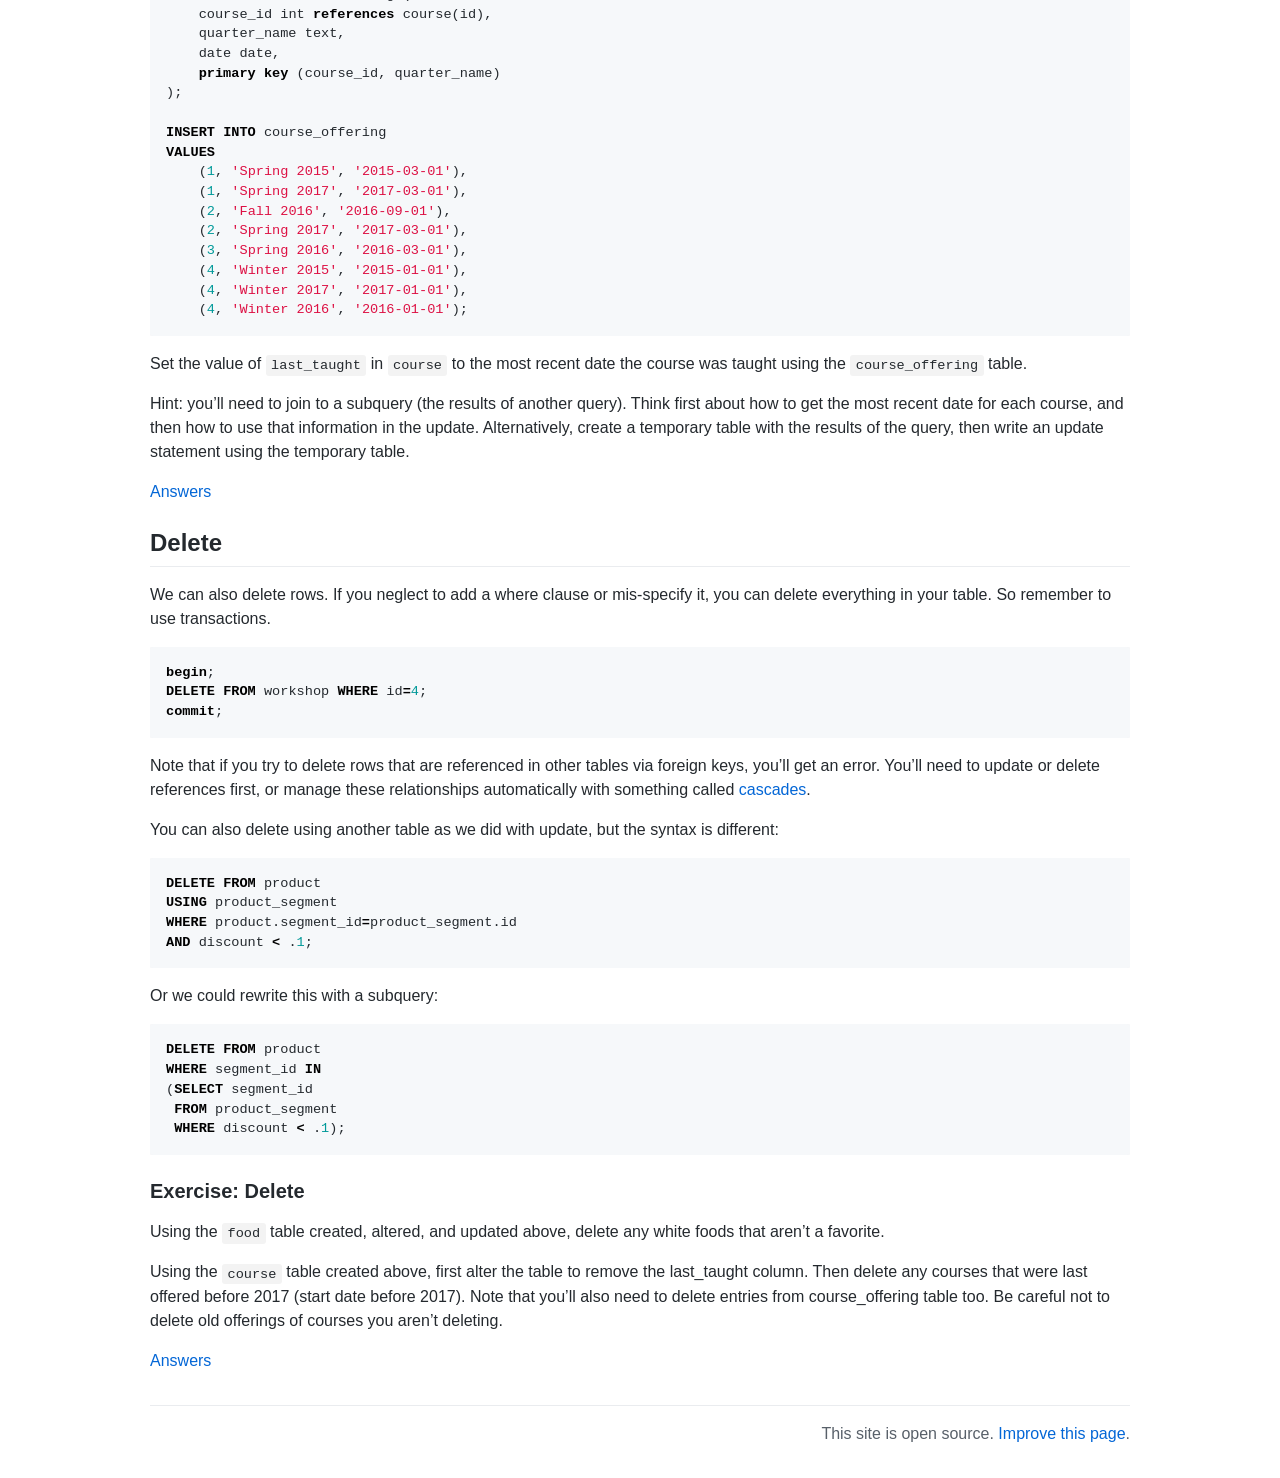
<file: PostGres/files/SQL Part 4 _ databases_workshop.html>
<!DOCTYPE html>
<!-- saved from url=(0059)https://nuitrcs.github.io/databases_workshop/sql/part4.html -->
<html lang="en-US" data-google-analytics-opt-out=""><head><meta http-equiv="Content-Type" content="text/html; charset=UTF-8">
    
    <meta http-equiv="X-UA-Compatible" content="IE=edge">
    <meta name="viewport" content="width=device-width, initial-scale=1">

<!-- Begin Jekyll SEO tag v2.5.0 -->
<title>SQL Part 4 | databases_workshop</title>
<meta name="generator" content="Jekyll v3.8.5">
<meta property="og:title" content="SQL Part 4">
<meta property="og:locale" content="en_US">
<meta name="description" content="RCS Intro to Databases workshop materials">
<meta property="og:description" content="RCS Intro to Databases workshop materials">
<link rel="canonical" href="https://nuitrcs.github.io/databases_workshop/sql/part4.html">
<meta property="og:url" content="https://nuitrcs.github.io/databases_workshop/sql/part4.html">
<meta property="og:site_name" content="databases_workshop">
<script type="application/ld+json">
{"@type":"WebPage","url":"https://nuitrcs.github.io/databases_workshop/sql/part4.html","headline":"SQL Part 4","description":"RCS Intro to Databases workshop materials","@context":"http://schema.org"}</script>
<!-- End Jekyll SEO tag -->

    <style class="anchorjs"></style><link rel="stylesheet" href="./SQL Part 4 _ databases_workshop_files/style.css">
  </head>
  <body>
    <div class="container-lg px-3 my-5 markdown-body">
      
      <h1><a href="https://nuitrcs.github.io/databases_workshop/">databases_workshop</a></h1>
      

      <h1 id="sql-part-4">SQL Part 4</h1>

<ul>
  <li>Transactions</li>
  <li>Update</li>
  <li>Delete</li>
  <li>Alter</li>
  <li>Drop</li>
</ul>

<h1 id="changing-and-deleting-tables">Changing and Deleting Tables</h1>

<h2 id="alter">Alter<a class="anchorjs-link " href="https://nuitrcs.github.io/databases_workshop/sql/part4.html#alter" aria-label="Anchor" data-anchorjs-icon="" style="font: 1em / 1 anchorjs-icons; padding-left: 0.375em;"></a></h2>

<p>You can <a href="https://www.postgresql.org/docs/current/static/sql-altertable.html">alter</a> a table after it’s created.  Things you can do include: renaming the table, renaming columns, changing column types, adding or dropping constraints, adding or changing default values.</p>

<h2 id="drop">Drop<a class="anchorjs-link " href="https://nuitrcs.github.io/databases_workshop/sql/part4.html#drop" aria-label="Anchor" data-anchorjs-icon="" style="font: 1em / 1 anchorjs-icons; padding-left: 0.375em;"></a></h2>

<p>To delete a table, use the drop command.  This cannot be undone, so best to really mean it and do it in a transaction.</p>

<h1 id="transactions">Transactions</h1>

<p>SQL commands are executed immediately, unless you put them in a transaction.  With select statements, this doesn’t make much of a difference.  But when altering the database, you often want to make sure commands execute correctly before committing the change to the database.</p>

<p>In PostgreSQL, transactions begin with <code class="highlighter-rouge">begin;</code> and end with either <code class="highlighter-rouge">commit;</code> to commit the change or <code class="highlighter-rouge">rollback;</code> to undo everything since <code class="highlighter-rouge">begin</code>.  If there is an error in a transaction, you can’t commit it; you have to use rollback to roll it back and then try again.  Note: The SQL standard for this is <code class="highlighter-rouge">START TRANSACTION</code>.</p>

<p>Let’s see how transactions work.  We’ll create a table and add some data to work with.</p>

<div class="language-sql highlighter-rouge"><div class="highlight"><pre class="highlight"><code><span class="k">CREATE</span> <span class="k">TABLE</span> <span class="n">color</span> <span class="p">(</span>
    <span class="n">id</span> <span class="n">serial</span> <span class="k">primary</span> <span class="k">key</span><span class="p">,</span>
    <span class="n">name</span> <span class="n">text</span><span class="p">,</span>
    <span class="n">hex</span> <span class="n">text</span> <span class="c1">-- hex color specification used with html</span>
<span class="p">);</span>

<span class="k">INSERT</span> <span class="k">INTO</span> <span class="n">color</span> <span class="p">(</span><span class="n">name</span><span class="p">,</span> <span class="n">hex</span><span class="p">)</span> 
<span class="k">VALUES</span> <span class="p">(</span><span class="s1">'beige'</span><span class="p">,</span> <span class="s1">'#F5F5DC'</span><span class="p">),</span> <span class="p">(</span><span class="s1">'coral'</span><span class="p">,</span> <span class="s1">'#FF7F50'</span><span class="p">),</span> 
        <span class="p">(</span><span class="s1">'cyan'</span><span class="p">,</span> <span class="s1">'#00FFFF'</span><span class="p">),</span> <span class="p">(</span><span class="s1">'gold'</span><span class="p">,</span> <span class="s1">'#FFD700'</span><span class="p">);</span>
</code></pre></div></div>

<div class="language-sql highlighter-rouge"><div class="highlight"><pre class="highlight"><code><span class="k">SELECT</span> <span class="o">*</span> <span class="k">FROM</span> <span class="n">color</span><span class="p">;</span>
</code></pre></div></div>

<p>Now, let’s <a href="https://www.postgresql.org/docs/current/static/sql-altertable.html">alter</a> this table in a transaction; we’ll add a boolean (true/false) column called websafe and have it default to true:</p>

<div class="language-sql highlighter-rouge"><div class="highlight"><pre class="highlight"><code><span class="k">begin</span><span class="p">;</span>

<span class="k">ALTER</span> <span class="k">TABLE</span> <span class="n">color</span> <span class="k">ADD</span> <span class="k">COLUMN</span> <span class="n">websafe</span> <span class="n">boolean</span> <span class="k">default</span> <span class="k">true</span><span class="p">;</span>

<span class="err">\</span><span class="n">d</span> <span class="n">color</span>

<span class="k">SELECT</span> <span class="o">*</span> <span class="k">FROM</span> <span class="n">color</span><span class="p">;</span>

<span class="k">commit</span><span class="p">;</span>
</code></pre></div></div>

<p>If I made a typo in the alter statement, and then I try to commit, PostgreSQL won’t let me.  It will rollback the transaction instead of committing.  Also, once you have an error in a PostgreSQL transaction, you can’t run any other commands.</p>

<div class="language-sql highlighter-rouge"><div class="highlight"><pre class="highlight"><code><span class="n">practice</span><span class="o">=#</span> <span class="k">begin</span><span class="p">;</span>
<span class="k">BEGIN</span>

<span class="n">practice</span><span class="o">=#</span> <span class="k">select</span> <span class="o">*</span> <span class="k">from</span> <span class="n">turkey</span><span class="p">;</span>
<span class="n">ERROR</span><span class="p">:</span>  <span class="n">relation</span> <span class="nv">"turkey"</span> <span class="n">does</span> <span class="k">not</span> <span class="n">exist</span>
<span class="n">LINE</span> <span class="mi">1</span><span class="p">:</span> <span class="k">select</span> <span class="o">*</span> <span class="k">from</span> <span class="n">turkey</span><span class="p">;</span>
                      <span class="o">^</span>

<span class="n">practice</span><span class="o">=#</span> <span class="k">select</span> <span class="o">*</span> <span class="k">from</span> <span class="n">color</span><span class="p">;</span>
<span class="n">ERROR</span><span class="p">:</span>  <span class="k">current</span> <span class="n">transaction</span> <span class="k">is</span> <span class="n">aborted</span><span class="p">,</span> <span class="n">commands</span> <span class="n">ignored</span> <span class="k">until</span> <span class="k">end</span> <span class="k">of</span> <span class="n">transaction</span> <span class="n">block</span>

<span class="n">practice</span><span class="o">=#</span> <span class="k">commit</span><span class="p">;</span>
<span class="k">ROLLBACK</span>
</code></pre></div></div>

<p>Breaking this down, <code class="highlighter-rouge">select * from turkey;</code> caused an error, because we don’t have a table named turkey.  This error is printed.  Then we tried to run a valid query <code class="highlighter-rouge">select * from color;</code> but instead of getting the result, we get an error telling us to end the transaction.  We use <code class="highlighter-rouge">commit;</code> to end the transaction, but the feedback output we receive is <code class="highlighter-rouge">ROLLBACK</code>, indicating that the transaction was rolled back, not committed.  Since we were just issuing select statements, they would have had no effect on the database anyway.</p>

<p>Let’s do an example with commands that do change the database.</p>

<div class="language-sql highlighter-rouge"><div class="highlight"><pre class="highlight"><code><span class="k">begin</span><span class="p">;</span>
<span class="k">DROP</span> <span class="k">TABLE</span> <span class="n">color</span><span class="p">;</span>
<span class="k">select</span> <span class="o">*</span> <span class="k">from</span> <span class="n">color</span><span class="p">;</span>
<span class="k">commit</span><span class="p">;</span>
<span class="k">select</span> <span class="o">*</span> <span class="k">from</span> <span class="n">color</span><span class="p">;</span>
</code></pre></div></div>

<div class="language-sql highlighter-rouge"><div class="highlight"><pre class="highlight"><code><span class="n">practice</span><span class="o">=#</span> <span class="k">begin</span><span class="p">;</span>
<span class="k">BEGIN</span>

<span class="n">practice</span><span class="o">=#</span> <span class="k">DROP</span> <span class="k">TABLE</span> <span class="n">color</span><span class="p">;</span>
<span class="k">DROP</span> <span class="k">TABLE</span>

<span class="n">practice</span><span class="o">=#</span> <span class="k">select</span> <span class="o">*</span> <span class="k">from</span> <span class="n">color</span><span class="p">;</span>
<span class="n">ERROR</span><span class="p">:</span>  <span class="n">relation</span> <span class="nv">"color"</span> <span class="n">does</span> <span class="k">not</span> <span class="n">exist</span>
<span class="n">LINE</span> <span class="mi">1</span><span class="p">:</span> <span class="k">select</span> <span class="o">*</span> <span class="k">from</span> <span class="n">color</span><span class="p">;</span>
                      <span class="o">^</span>

<span class="n">practice</span><span class="o">=#</span> <span class="k">commit</span><span class="p">;</span>
<span class="k">ROLLBACK</span>

<span class="n">practice</span><span class="o">=#</span> <span class="k">select</span> <span class="o">*</span> <span class="k">from</span> <span class="n">color</span><span class="p">;</span>
 <span class="n">id</span> <span class="o">|</span> <span class="n">name</span>  <span class="o">|</span>   <span class="n">hex</span>   <span class="o">|</span> <span class="n">websafe</span> 
<span class="c1">----+-------+---------+---------</span>
  <span class="mi">1</span> <span class="o">|</span> <span class="n">beige</span> <span class="o">|</span> <span class="o">#</span><span class="n">F5F5DC</span> <span class="o">|</span> <span class="n">t</span>
  <span class="mi">2</span> <span class="o">|</span> <span class="n">coral</span> <span class="o">|</span> <span class="o">#</span><span class="n">FF7F50</span> <span class="o">|</span> <span class="n">t</span>
  <span class="mi">3</span> <span class="o">|</span> <span class="n">cyan</span>  <span class="o">|</span> <span class="o">#</span><span class="mi">00</span><span class="n">FFFF</span> <span class="o">|</span> <span class="n">t</span>
  <span class="mi">4</span> <span class="o">|</span> <span class="n">gold</span>  <span class="o">|</span> <span class="o">#</span><span class="n">FFD700</span> <span class="o">|</span> <span class="n">t</span>
<span class="p">(</span><span class="mi">4</span> <span class="k">rows</span><span class="p">)</span>
</code></pre></div></div>

<p>Because the transaction was rolled back, the colors table was not dropped.  We can also explicitly use the rollback command on our own:</p>

<div class="language-sql highlighter-rouge"><div class="highlight"><pre class="highlight"><code><span class="n">practice</span><span class="o">=#</span> <span class="k">begin</span><span class="p">;</span>
<span class="k">BEGIN</span>

<span class="n">practice</span><span class="o">=#</span> <span class="k">drop</span> <span class="k">table</span> <span class="n">color</span><span class="p">;</span>
<span class="k">DROP</span> <span class="k">TABLE</span>

<span class="n">practice</span><span class="o">=#</span> <span class="k">rollback</span><span class="p">;</span>
<span class="k">ROLLBACK</span>

<span class="n">practice</span><span class="o">=#</span> <span class="k">select</span> <span class="o">*</span> <span class="k">from</span> <span class="n">color</span><span class="p">;</span>
 <span class="n">id</span> <span class="o">|</span> <span class="n">name</span>  <span class="o">|</span>   <span class="n">hex</span>   <span class="o">|</span> <span class="n">websafe</span> 
<span class="c1">----+-------+---------+---------</span>
  <span class="mi">1</span> <span class="o">|</span> <span class="n">beige</span> <span class="o">|</span> <span class="o">#</span><span class="n">F5F5DC</span> <span class="o">|</span> <span class="n">t</span>
  <span class="mi">2</span> <span class="o">|</span> <span class="n">coral</span> <span class="o">|</span> <span class="o">#</span><span class="n">FF7F50</span> <span class="o">|</span> <span class="n">t</span>
  <span class="mi">3</span> <span class="o">|</span> <span class="n">cyan</span>  <span class="o">|</span> <span class="o">#</span><span class="mi">00</span><span class="n">FFFF</span> <span class="o">|</span> <span class="n">t</span>
  <span class="mi">4</span> <span class="o">|</span> <span class="n">gold</span>  <span class="o">|</span> <span class="o">#</span><span class="n">FFD700</span> <span class="o">|</span> <span class="n">t</span>
<span class="p">(</span><span class="mi">4</span> <span class="k">rows</span><span class="p">)</span>


</code></pre></div></div>

<p>When dropping tables that are referenced by other tables, you are likely to get an error.  If another table depends on the table you’re trying to delete, you have to update or delete that table first.</p>

<p>Let’s drop for real:</p>

<div class="language-sql highlighter-rouge"><div class="highlight"><pre class="highlight"><code><span class="k">begin</span><span class="p">;</span>
<span class="k">DROP</span> <span class="k">TABLE</span> <span class="n">color</span><span class="p">;</span>
<span class="k">commit</span><span class="p">;</span>
<span class="k">SELECT</span> <span class="o">*</span> <span class="k">FROM</span> <span class="n">color</span><span class="p">;</span>

</code></pre></div></div>

<p>Ok - let’s recreate it to see what else we can alter:</p>

<div class="language-sql highlighter-rouge"><div class="highlight"><pre class="highlight"><code><span class="k">CREATE</span> <span class="k">TABLE</span> <span class="n">color</span> <span class="p">(</span>
    <span class="n">id</span> <span class="n">serial</span> <span class="k">primary</span> <span class="k">key</span><span class="p">,</span>
    <span class="n">name</span> <span class="n">text</span><span class="p">,</span>
    <span class="n">hex</span> <span class="n">text</span> <span class="c1">-- hex color specification used with html</span>
<span class="p">);</span>

<span class="k">INSERT</span> <span class="k">INTO</span> <span class="n">color</span> <span class="p">(</span><span class="n">name</span><span class="p">,</span> <span class="n">hex</span><span class="p">)</span> 
<span class="k">VALUES</span> <span class="p">(</span><span class="s1">'beige'</span><span class="p">,</span> <span class="s1">'#F5F5DC'</span><span class="p">),</span> <span class="p">(</span><span class="s1">'coral'</span><span class="p">,</span> <span class="s1">'#FF7F50'</span><span class="p">),</span> 
        <span class="p">(</span><span class="s1">'cyan'</span><span class="p">,</span> <span class="s1">'#00FFFF'</span><span class="p">),</span> <span class="p">(</span><span class="s1">'gold'</span><span class="p">,</span> <span class="s1">'#FFD700'</span><span class="p">);</span>
</code></pre></div></div>

<div class="language-sql highlighter-rouge"><div class="highlight"><pre class="highlight"><code><span class="k">SELECT</span> <span class="o">*</span> <span class="k">FROM</span> <span class="n">color</span><span class="p">;</span>
</code></pre></div></div>

<p>Let’s change the name of the hex column</p>

<div class="language-sql highlighter-rouge"><div class="highlight"><pre class="highlight"><code><span class="k">begin</span><span class="p">;</span>
<span class="k">ALTER</span> <span class="k">TABLE</span> <span class="n">color</span> <span class="k">RENAME</span> <span class="n">hex</span> <span class="k">TO</span> <span class="n">webcolor</span><span class="p">;</span>
<span class="err">\</span><span class="n">d</span> <span class="n">color</span>
<span class="k">SELECT</span> <span class="o">*</span> <span class="k">FROM</span> <span class="n">color</span><span class="p">;</span>
<span class="k">commit</span><span class="p">;</span>
</code></pre></div></div>

<p>Let’s change the type of the column to <code class="highlighter-rouge">char(7)</code> since hex colors have <code class="highlighter-rouge">#</code> and 6 letters/numbers.</p>

<div class="language-sql highlighter-rouge"><div class="highlight"><pre class="highlight"><code><span class="k">begin</span><span class="p">;</span>
<span class="k">ALTER</span> <span class="k">TABLE</span> <span class="n">color</span> <span class="k">ALTER</span> <span class="n">hex</span> <span class="k">TYPE</span> <span class="n">char</span><span class="p">(</span><span class="mi">7</span><span class="p">);</span>
<span class="err">\</span><span class="n">d</span> <span class="n">color</span>
<span class="k">SELECT</span> <span class="o">*</span> <span class="k">FROM</span> <span class="n">color</span><span class="p">;</span>
<span class="k">commit</span><span class="p">;</span>
</code></pre></div></div>

<h3 id="exercise-alter">Exercise: Alter<a class="anchorjs-link " href="https://nuitrcs.github.io/databases_workshop/sql/part4.html#exercise-alter" aria-label="Anchor" data-anchorjs-icon="" style="font: 1em / 1 anchorjs-icons; padding-left: 0.375em;"></a></h3>

<p>Create and populate the <code class="highlighter-rouge">food</code> table below using the commands provided.</p>

<p>Insert a few additional rows into the table.</p>

<p>Then add a new text column <code class="highlighter-rouge">color</code>.  Then rename the <code class="highlighter-rouge">color</code> column you just created to <code class="highlighter-rouge">primary_color</code>.</p>

<div class="language-sql highlighter-rouge"><div class="highlight"><pre class="highlight"><code><span class="k">CREATE</span> <span class="k">TABLE</span> <span class="n">food</span> <span class="p">(</span>
    <span class="n">id</span> <span class="n">serial</span> <span class="k">primary</span> <span class="k">key</span><span class="p">,</span>
    <span class="n">name</span> <span class="n">text</span> <span class="k">not</span> <span class="k">null</span><span class="p">,</span>
    <span class="k">type</span> <span class="n">text</span><span class="p">,</span>
    <span class="n">favorite</span> <span class="n">boolean</span> <span class="k">default</span> <span class="k">false</span>    
<span class="p">);</span>

<span class="k">INSERT</span> <span class="k">INTO</span> <span class="n">food</span> <span class="p">(</span><span class="n">name</span><span class="p">,</span> <span class="k">type</span><span class="p">)</span> 
<span class="k">VALUES</span> <span class="p">(</span><span class="s1">'broccoli'</span><span class="p">,</span><span class="s1">'vegetable'</span><span class="p">),</span> 
    <span class="p">(</span><span class="s1">'lime'</span><span class="p">,</span> <span class="s1">'fruit'</span><span class="p">),</span> 
    <span class="p">(</span><span class="s1">'green beans'</span><span class="p">,</span> <span class="s1">'vegetable'</span><span class="p">),</span> 
    <span class="p">(</span><span class="s1">'milk'</span><span class="p">,</span> <span class="s1">'dairy'</span><span class="p">),</span> 
    <span class="p">(</span><span class="s1">'yogurt'</span><span class="p">,</span> <span class="s1">'dairy'</span><span class="p">),</span> 
    <span class="p">(</span><span class="s1">'banana'</span><span class="p">,</span> <span class="s1">'fruit'</span><span class="p">),</span> 
    <span class="p">(</span><span class="s1">'lemon'</span><span class="p">,</span> <span class="s1">'fruit'</span><span class="p">),</span> 
    <span class="p">(</span><span class="s1">'tortilla'</span><span class="p">,</span> <span class="s1">'carbohydrate'</span><span class="p">),</span> 
    <span class="p">(</span><span class="s1">'rice'</span><span class="p">,</span> <span class="s1">'carbohydrate'</span><span class="p">);</span>
</code></pre></div></div>

<p><a href="https://nuitrcs.github.io/databases_workshop/sql/part4_exercises_with_answers.html">Answers</a></p>

<h1 id="changing-and-deleting-rows-in-a-table">Changing and Deleting Rows in a Table</h1>

<h2 id="update">Update<a class="anchorjs-link " href="https://nuitrcs.github.io/databases_workshop/sql/part4.html#update" aria-label="Anchor" data-anchorjs-icon="" style="font: 1em / 1 anchorjs-icons; padding-left: 0.375em;"></a></h2>

<p>To change the values in a row, use <code class="highlighter-rouge">UPDATE</code>.</p>

<p>Let’s create a table and add some data to play with:</p>

<div class="language-sql highlighter-rouge"><div class="highlight"><pre class="highlight"><code><span class="k">CREATE</span> <span class="k">TABLE</span> <span class="n">workshop</span> <span class="p">(</span>
    <span class="n">id</span> <span class="n">serial</span> <span class="k">primary</span> <span class="k">key</span><span class="p">,</span>
    <span class="n">name</span> <span class="n">text</span> <span class="k">not</span> <span class="k">null</span><span class="p">,</span>
    <span class="n">date</span> <span class="n">date</span><span class="p">,</span>
    <span class="n">beginner</span> <span class="n">boolean</span> <span class="k">default</span> <span class="k">false</span>
<span class="p">);</span>

<span class="k">INSERT</span> <span class="k">INTO</span> <span class="n">workshop</span> <span class="p">(</span><span class="n">name</span><span class="p">,</span> <span class="n">date</span><span class="p">)</span>
<span class="k">VALUES</span> <span class="p">(</span><span class="s1">'Intro to Python'</span><span class="p">,</span> <span class="s1">'2017-07-10'</span><span class="p">),</span> 
        <span class="p">(</span><span class="s1">'Python Data Analysis'</span><span class="p">,</span> <span class="s1">'2017-08-03'</span><span class="p">),</span> 
        <span class="p">(</span><span class="s1">'Databases'</span><span class="p">,</span> <span class="s1">'2017-08-17'</span><span class="p">),</span> 
        <span class="p">(</span><span class="s1">'Intro to R'</span><span class="p">,</span> <span class="s1">'2017-09-07'</span><span class="p">);</span>
</code></pre></div></div>

<p>This gives us:</p>

<div class="language-sql highlighter-rouge"><div class="highlight"><pre class="highlight"><code><span class="k">select</span> <span class="o">*</span> <span class="k">from</span> <span class="n">workshop</span><span class="p">;</span>
 <span class="n">id</span> <span class="o">|</span>         <span class="n">name</span>         <span class="o">|</span>    <span class="n">date</span>    <span class="o">|</span> <span class="n">beginner</span> 
<span class="c1">----+----------------------+------------+----------</span>
  <span class="mi">1</span> <span class="o">|</span> <span class="n">Intro</span> <span class="k">to</span> <span class="n">Python</span>      <span class="o">|</span> <span class="mi">2017</span><span class="o">-</span><span class="mi">07</span><span class="o">-</span><span class="mi">10</span> <span class="o">|</span> <span class="n">f</span>
  <span class="mi">2</span> <span class="o">|</span> <span class="n">Python</span> <span class="k">Data</span> <span class="n">Analysis</span> <span class="o">|</span> <span class="mi">2017</span><span class="o">-</span><span class="mi">08</span><span class="o">-</span><span class="mi">03</span> <span class="o">|</span> <span class="n">f</span>
  <span class="mi">3</span> <span class="o">|</span> <span class="n">Databases</span>            <span class="o">|</span> <span class="mi">2017</span><span class="o">-</span><span class="mi">08</span><span class="o">-</span><span class="mi">17</span> <span class="o">|</span> <span class="n">f</span>
  <span class="mi">4</span> <span class="o">|</span> <span class="n">Intro</span> <span class="k">to</span> <span class="n">R</span>           <span class="o">|</span> <span class="mi">2017</span><span class="o">-</span><span class="mi">09</span><span class="o">-</span><span class="mi">07</span> <span class="o">|</span> <span class="n">f</span>
<span class="p">(</span><span class="mi">4</span> <span class="k">rows</span><span class="p">)</span>
</code></pre></div></div>

<p>Now, when we inserted values, we let the <code class="highlighter-rouge">beginner</code> column take the default value of false.  Let’s change that for the second course.</p>

<div class="language-sql highlighter-rouge"><div class="highlight"><pre class="highlight"><code><span class="k">UPDATE</span> <span class="n">workshop</span> <span class="k">SET</span> <span class="n">beginner</span><span class="o">=</span><span class="s1">'t'</span> <span class="k">WHERE</span> <span class="n">id</span><span class="o">=</span><span class="mi">2</span><span class="p">;</span>
</code></pre></div></div>

<p>The output we get, <code class="highlighter-rouge">UPDATE 1</code>, tells us how many rows were affected by the update.  Whatever rows are selected by the <code class="highlighter-rouge">where</code> clause of the query will be affected – it doesn’t have to be a single row.</p>

<p>Now, let’s change the date.  Say we got the date off by one day for the last two workshops.</p>

<div class="language-sql highlighter-rouge"><div class="highlight"><pre class="highlight"><code><span class="k">UPDATE</span> <span class="n">workshop</span> <span class="k">SET</span> <span class="n">date</span><span class="o">=</span><span class="n">date</span><span class="o">+</span><span class="mi">1</span> <span class="k">WHERE</span> <span class="n">id</span> <span class="o">&gt;=</span> <span class="mi">3</span><span class="p">;</span>
</code></pre></div></div>

<div class="language-sql highlighter-rouge"><div class="highlight"><pre class="highlight"><code><span class="n">practice</span><span class="o">=#</span> <span class="k">select</span> <span class="o">*</span> <span class="k">from</span> <span class="n">workshop</span><span class="p">;</span>
 <span class="n">id</span> <span class="o">|</span>         <span class="n">name</span>         <span class="o">|</span>    <span class="n">date</span>    <span class="o">|</span> <span class="n">beginner</span> 
<span class="c1">----+----------------------+------------+----------</span>
  <span class="mi">1</span> <span class="o">|</span> <span class="n">Intro</span> <span class="k">to</span> <span class="n">Python</span>      <span class="o">|</span> <span class="mi">2017</span><span class="o">-</span><span class="mi">07</span><span class="o">-</span><span class="mi">10</span> <span class="o">|</span> <span class="n">f</span>
  <span class="mi">2</span> <span class="o">|</span> <span class="n">Python</span> <span class="k">Data</span> <span class="n">Analysis</span> <span class="o">|</span> <span class="mi">2017</span><span class="o">-</span><span class="mi">08</span><span class="o">-</span><span class="mi">03</span> <span class="o">|</span> <span class="n">t</span>
  <span class="mi">3</span> <span class="o">|</span> <span class="n">Databases</span>            <span class="o">|</span> <span class="mi">2017</span><span class="o">-</span><span class="mi">08</span><span class="o">-</span><span class="mi">18</span> <span class="o">|</span> <span class="n">f</span>
  <span class="mi">4</span> <span class="o">|</span> <span class="n">Intro</span> <span class="k">to</span> <span class="n">R</span>           <span class="o">|</span> <span class="mi">2017</span><span class="o">-</span><span class="mi">09</span><span class="o">-</span><span class="mi">08</span> <span class="o">|</span> <span class="n">f</span>
<span class="p">(</span><span class="mi">4</span> <span class="k">rows</span><span class="p">)</span>
</code></pre></div></div>

<p>You can update multiple columns with the same statement.</p>

<div class="language-sql highlighter-rouge"><div class="highlight"><pre class="highlight"><code><span class="k">UPDATE</span> <span class="n">workshop</span> 
<span class="k">SET</span> <span class="n">name</span><span class="o">=</span><span class="s1">'Introduction to R'</span><span class="p">,</span> <span class="n">beginner</span><span class="o">=</span><span class="s1">'t'</span>
<span class="k">WHERE</span> <span class="n">id</span><span class="o">=</span><span class="mi">4</span><span class="p">;</span>
</code></pre></div></div>

<h3 id="exercise-update">Exercise: Update<a class="anchorjs-link " href="https://nuitrcs.github.io/databases_workshop/sql/part4.html#exercise-update" aria-label="Anchor" data-anchorjs-icon="" style="font: 1em / 1 anchorjs-icons; padding-left: 0.375em;"></a></h3>

<p>Using the food table created and altered above, set the values of the <code class="highlighter-rouge">primary_color</code> column (try to set the value for a few rows together with one query).  Then set the values of the <code class="highlighter-rouge">favorite</code> column based on your favorites.</p>

<p><a href="https://nuitrcs.github.io/databases_workshop/sql/part4_exercises_with_answers.html">Answers</a></p>

<h2 id="update-with-join">Update with Join<a class="anchorjs-link " href="https://nuitrcs.github.io/databases_workshop/sql/part4.html#update-with-join" aria-label="Anchor" data-anchorjs-icon="" style="font: 1em / 1 anchorjs-icons; padding-left: 0.375em;"></a></h2>

<p><a href="http://www.postgresqltutorial.com/postgresql-update-join/">Updating via a join</a> (or <a href="https://www.postgresql.org/docs/9.6/static/sql-update.html">official documentation</a>)</p>

<div class="language-sql highlighter-rouge"><div class="highlight"><pre class="highlight"><code><span class="k">CREATE</span> <span class="k">TABLE</span> <span class="n">product_segment</span> <span class="p">(</span>
    <span class="n">ID</span> <span class="n">SERIAL</span> <span class="k">PRIMARY</span> <span class="k">KEY</span><span class="p">,</span>
    <span class="n">segment</span> <span class="n">VARCHAR</span> <span class="k">NOT</span> <span class="k">NULL</span><span class="p">,</span>
    <span class="n">discount</span> <span class="n">NUMERIC</span> <span class="p">(</span><span class="mi">4</span><span class="p">,</span> <span class="mi">2</span><span class="p">)</span>
<span class="p">);</span>
 
 
<span class="k">INSERT</span> <span class="k">INTO</span> <span class="n">product_segment</span> <span class="p">(</span><span class="n">segment</span><span class="p">,</span> <span class="n">discount</span><span class="p">)</span>
<span class="k">VALUES</span>
    <span class="p">(</span><span class="s1">'Grand Luxury'</span><span class="p">,</span> <span class="mi">0</span><span class="p">.</span><span class="mi">05</span><span class="p">),</span>
    <span class="p">(</span><span class="s1">'Luxury'</span><span class="p">,</span> <span class="mi">0</span><span class="p">.</span><span class="mi">06</span><span class="p">),</span>
    <span class="p">(</span><span class="s1">'Mass'</span><span class="p">,</span> <span class="mi">0</span><span class="p">.</span><span class="mi">1</span><span class="p">);</span>
    
<span class="k">CREATE</span> <span class="k">TABLE</span> <span class="n">product</span><span class="p">(</span>
    <span class="n">id</span> <span class="n">serial</span> <span class="k">primary</span> <span class="k">key</span><span class="p">,</span>
    <span class="n">name</span> <span class="n">varchar</span> <span class="k">not</span> <span class="k">null</span><span class="p">,</span>
    <span class="n">price</span> <span class="n">numeric</span><span class="p">(</span><span class="mi">10</span><span class="p">,</span><span class="mi">2</span><span class="p">),</span>
    <span class="n">net_price</span> <span class="n">numeric</span><span class="p">(</span><span class="mi">10</span><span class="p">,</span><span class="mi">2</span><span class="p">),</span>
    <span class="n">segment_id</span> <span class="n">int</span> <span class="k">not</span> <span class="k">null</span><span class="p">,</span>
    <span class="k">foreign</span> <span class="k">key</span><span class="p">(</span><span class="n">segment_id</span><span class="p">)</span> <span class="k">references</span> <span class="n">product_segment</span><span class="p">(</span><span class="n">id</span><span class="p">)</span>
<span class="p">);</span>
 
 
<span class="k">INSERT</span> <span class="k">INTO</span> <span class="n">product</span> <span class="p">(</span><span class="n">name</span><span class="p">,</span> <span class="n">price</span><span class="p">,</span> <span class="n">segment_id</span><span class="p">)</span> 
<span class="k">VALUES</span> <span class="p">(</span><span class="s1">'diam'</span><span class="p">,</span> <span class="mi">804</span><span class="p">.</span><span class="mi">89</span><span class="p">,</span> <span class="mi">1</span><span class="p">),</span>
    <span class="p">(</span><span class="s1">'vestibulum aliquet'</span><span class="p">,</span> <span class="mi">228</span><span class="p">.</span><span class="mi">55</span><span class="p">,</span> <span class="mi">3</span><span class="p">),</span>
    <span class="p">(</span><span class="s1">'lacinia erat'</span><span class="p">,</span> <span class="mi">366</span><span class="p">.</span><span class="mi">45</span><span class="p">,</span> <span class="mi">2</span><span class="p">),</span>
    <span class="p">(</span><span class="s1">'scelerisque quam turpis'</span><span class="p">,</span> <span class="mi">145</span><span class="p">.</span><span class="mi">33</span><span class="p">,</span> <span class="mi">3</span><span class="p">),</span>
    <span class="p">(</span><span class="s1">'justo lacinia'</span><span class="p">,</span> <span class="mi">551</span><span class="p">.</span><span class="mi">77</span><span class="p">,</span> <span class="mi">2</span><span class="p">),</span>
    <span class="p">(</span><span class="s1">'ultrices mattis odio'</span><span class="p">,</span> <span class="mi">261</span><span class="p">.</span><span class="mi">58</span><span class="p">,</span> <span class="mi">3</span><span class="p">),</span>
    <span class="p">(</span><span class="s1">'hendrerit'</span><span class="p">,</span> <span class="mi">519</span><span class="p">.</span><span class="mi">62</span><span class="p">,</span> <span class="mi">2</span><span class="p">),</span>
    <span class="p">(</span><span class="s1">'in hac habitasse'</span><span class="p">,</span> <span class="mi">843</span><span class="p">.</span><span class="mi">31</span><span class="p">,</span> <span class="mi">1</span><span class="p">),</span>
    <span class="p">(</span><span class="s1">'orci eget orci'</span><span class="p">,</span> <span class="mi">254</span><span class="p">.</span><span class="mi">18</span><span class="p">,</span> <span class="mi">3</span><span class="p">),</span>
    <span class="p">(</span><span class="s1">'pellentesque'</span><span class="p">,</span> <span class="mi">427</span><span class="p">.</span><span class="mi">78</span><span class="p">,</span> <span class="mi">2</span><span class="p">),</span>
    <span class="p">(</span><span class="s1">'sit amet nunc'</span><span class="p">,</span> <span class="mi">936</span><span class="p">.</span><span class="mi">29</span><span class="p">,</span> <span class="mi">1</span><span class="p">),</span>
    <span class="p">(</span><span class="s1">'sed vestibulum'</span><span class="p">,</span> <span class="mi">910</span><span class="p">.</span><span class="mi">34</span><span class="p">,</span> <span class="mi">1</span><span class="p">),</span>
    <span class="p">(</span><span class="s1">'turpis eget'</span><span class="p">,</span> <span class="mi">208</span><span class="p">.</span><span class="mi">33</span><span class="p">,</span> <span class="mi">3</span><span class="p">),</span>
    <span class="p">(</span><span class="s1">'cursus vestibulum'</span><span class="p">,</span> <span class="mi">985</span><span class="p">.</span><span class="mi">45</span><span class="p">,</span> <span class="mi">1</span><span class="p">),</span>
    <span class="p">(</span><span class="s1">'orci nullam'</span><span class="p">,</span> <span class="mi">841</span><span class="p">.</span><span class="mi">26</span><span class="p">,</span> <span class="mi">1</span><span class="p">),</span>
    <span class="p">(</span><span class="s1">'est quam pharetra'</span><span class="p">,</span> <span class="mi">896</span><span class="p">.</span><span class="mi">38</span><span class="p">,</span> <span class="mi">1</span><span class="p">),</span>
    <span class="p">(</span><span class="s1">'posuere'</span><span class="p">,</span> <span class="mi">575</span><span class="p">.</span><span class="mi">74</span><span class="p">,</span> <span class="mi">2</span><span class="p">),</span>
    <span class="p">(</span><span class="s1">'ligula'</span><span class="p">,</span> <span class="mi">530</span><span class="p">.</span><span class="mi">64</span><span class="p">,</span> <span class="mi">2</span><span class="p">),</span>
    <span class="p">(</span><span class="s1">'convallis'</span><span class="p">,</span> <span class="mi">892</span><span class="p">.</span><span class="mi">43</span><span class="p">,</span> <span class="mi">1</span><span class="p">),</span>
    <span class="p">(</span><span class="s1">'nulla elit ac'</span><span class="p">,</span> <span class="mi">161</span><span class="p">.</span><span class="mi">71</span><span class="p">,</span> <span class="mi">3</span><span class="p">);</span>
</code></pre></div></div>

<p>Now, we want to update the prices in the product table using information about the discounts from the <code class="highlighter-rouge">product_segment</code> table.</p>

<p>First, how do we join these tables?</p>

<div class="language-sql highlighter-rouge"><div class="highlight"><pre class="highlight"><code><span class="k">SELECT</span> <span class="o">*</span> 
<span class="k">FROM</span> <span class="n">product</span>
<span class="k">LEFT</span> <span class="k">JOIN</span> <span class="n">product_segment</span>
<span class="k">ON</span> <span class="n">product</span><span class="p">.</span><span class="n">segment_id</span><span class="o">=</span><span class="n">product_segment</span><span class="p">.</span><span class="n">id</span><span class="p">;</span>
</code></pre></div></div>

<p>We want to update the net_price.</p>

<div class="language-sql highlighter-rouge"><div class="highlight"><pre class="highlight"><code><span class="k">UPDATE</span> <span class="n">product</span>
<span class="k">SET</span> <span class="n">net_price</span> <span class="o">=</span> <span class="n">price</span> <span class="o">-</span> <span class="n">price</span> <span class="o">*</span> <span class="n">discount</span>
<span class="k">FROM</span>
<span class="n">product_segment</span>
<span class="k">WHERE</span>
<span class="n">product</span><span class="p">.</span><span class="n">segment_id</span> <span class="o">=</span> <span class="n">product_segment</span><span class="p">.</span><span class="n">id</span><span class="p">;</span>
</code></pre></div></div>

<h3 id="exercise">Exercise<a class="anchorjs-link " href="https://nuitrcs.github.io/databases_workshop/sql/part4.html#exercise" aria-label="Anchor" data-anchorjs-icon="" style="font: 1em / 1 anchorjs-icons; padding-left: 0.375em;"></a></h3>

<p>Create and populate tables using the supplied code below.</p>

<div class="language-sql highlighter-rouge"><div class="highlight"><pre class="highlight"><code><span class="k">CREATE</span> <span class="k">TABLE</span> <span class="n">course</span> <span class="p">(</span>
    <span class="n">id</span> <span class="n">int</span> <span class="k">primary</span> <span class="k">key</span><span class="p">,</span>
    <span class="n">name</span> <span class="n">text</span> <span class="k">not</span> <span class="k">null</span><span class="p">,</span>
    <span class="n">last_taught</span> <span class="n">date</span>
<span class="p">);</span>

<span class="k">INSERT</span> <span class="k">INTO</span> <span class="n">course</span> <span class="p">(</span><span class="n">id</span><span class="p">,</span> <span class="n">name</span><span class="p">)</span> 
<span class="k">VALUES</span> 
    <span class="p">(</span><span class="mi">1</span><span class="p">,</span> <span class="s1">'Chemistry'</span><span class="p">),</span>
    <span class="p">(</span><span class="mi">2</span><span class="p">,</span> <span class="s1">'Physics'</span><span class="p">),</span>
    <span class="p">(</span><span class="mi">3</span><span class="p">,</span> <span class="s1">'History'</span><span class="p">),</span>
    <span class="p">(</span><span class="mi">4</span><span class="p">,</span> <span class="s1">'English'</span><span class="p">),</span>
    <span class="p">(</span><span class="mi">5</span><span class="p">,</span> <span class="s1">'French'</span><span class="p">);</span>
    
<span class="k">CREATE</span> <span class="k">TABLE</span> <span class="n">course_offering</span> <span class="p">(</span>
    <span class="n">course_id</span> <span class="n">int</span> <span class="k">references</span> <span class="n">course</span><span class="p">(</span><span class="n">id</span><span class="p">),</span>
    <span class="n">quarter_name</span> <span class="n">text</span><span class="p">,</span>
    <span class="n">date</span> <span class="n">date</span><span class="p">,</span>
    <span class="k">primary</span> <span class="k">key</span> <span class="p">(</span><span class="n">course_id</span><span class="p">,</span> <span class="n">quarter_name</span><span class="p">)</span>
<span class="p">);</span>

<span class="k">INSERT</span> <span class="k">INTO</span> <span class="n">course_offering</span> 
<span class="k">VALUES</span> 
    <span class="p">(</span><span class="mi">1</span><span class="p">,</span> <span class="s1">'Spring 2015'</span><span class="p">,</span> <span class="s1">'2015-03-01'</span><span class="p">),</span>
    <span class="p">(</span><span class="mi">1</span><span class="p">,</span> <span class="s1">'Spring 2017'</span><span class="p">,</span> <span class="s1">'2017-03-01'</span><span class="p">),</span>
    <span class="p">(</span><span class="mi">2</span><span class="p">,</span> <span class="s1">'Fall 2016'</span><span class="p">,</span> <span class="s1">'2016-09-01'</span><span class="p">),</span>
    <span class="p">(</span><span class="mi">2</span><span class="p">,</span> <span class="s1">'Spring 2017'</span><span class="p">,</span> <span class="s1">'2017-03-01'</span><span class="p">),</span>
    <span class="p">(</span><span class="mi">3</span><span class="p">,</span> <span class="s1">'Spring 2016'</span><span class="p">,</span> <span class="s1">'2016-03-01'</span><span class="p">),</span>
    <span class="p">(</span><span class="mi">4</span><span class="p">,</span> <span class="s1">'Winter 2015'</span><span class="p">,</span> <span class="s1">'2015-01-01'</span><span class="p">),</span>
    <span class="p">(</span><span class="mi">4</span><span class="p">,</span> <span class="s1">'Winter 2017'</span><span class="p">,</span> <span class="s1">'2017-01-01'</span><span class="p">),</span>
    <span class="p">(</span><span class="mi">4</span><span class="p">,</span> <span class="s1">'Winter 2016'</span><span class="p">,</span> <span class="s1">'2016-01-01'</span><span class="p">);</span>
</code></pre></div></div>

<p>Set the value of <code class="highlighter-rouge">last_taught</code> in <code class="highlighter-rouge">course</code> to the most recent date the course was taught using the <code class="highlighter-rouge">course_offering</code> table.</p>

<p>Hint: you’ll need to join to a subquery (the results of another query).  Think first about how to get the most recent date for each course, and then how to use that information in the update.  Alternatively, create a temporary table with the results of the query, then write an update statement using the temporary table.</p>

<p><a href="https://nuitrcs.github.io/databases_workshop/sql/part4_exercises_with_answers.html">Answers</a></p>

<h2 id="delete">Delete<a class="anchorjs-link " href="https://nuitrcs.github.io/databases_workshop/sql/part4.html#delete" aria-label="Anchor" data-anchorjs-icon="" style="font: 1em / 1 anchorjs-icons; padding-left: 0.375em;"></a></h2>

<p>We can also delete rows.  If you neglect to add a where clause or mis-specify it, you can delete everything in your table.  So remember to use transactions.</p>

<div class="language-sql highlighter-rouge"><div class="highlight"><pre class="highlight"><code><span class="k">begin</span><span class="p">;</span>
<span class="k">DELETE</span> <span class="k">FROM</span> <span class="n">workshop</span> <span class="k">WHERE</span> <span class="n">id</span><span class="o">=</span><span class="mi">4</span><span class="p">;</span>
<span class="k">commit</span><span class="p">;</span>
</code></pre></div></div>

<p>Note that if you try to delete rows that are referenced in other tables via foreign keys, you’ll get an error. You’ll need to update or delete references first, or manage these relationships automatically with something called <a href="https://www.postgresql.org/docs/current/static/ddl-constraints.html#DDL-CONSTRAINTS-FK">cascades</a>.</p>

<p>You can also delete using another table as we did with update, but the syntax is different:</p>

<div class="language-sql highlighter-rouge"><div class="highlight"><pre class="highlight"><code><span class="k">DELETE</span> <span class="k">FROM</span> <span class="n">product</span>
<span class="k">USING</span> <span class="n">product_segment</span> 
<span class="k">WHERE</span> <span class="n">product</span><span class="p">.</span><span class="n">segment_id</span><span class="o">=</span><span class="n">product_segment</span><span class="p">.</span><span class="n">id</span>
<span class="k">AND</span> <span class="n">discount</span> <span class="o">&lt;</span> <span class="p">.</span><span class="mi">1</span><span class="p">;</span>
</code></pre></div></div>

<p>Or we could rewrite this with a subquery:</p>

<div class="language-sql highlighter-rouge"><div class="highlight"><pre class="highlight"><code><span class="k">DELETE</span> <span class="k">FROM</span> <span class="n">product</span>
<span class="k">WHERE</span> <span class="n">segment_id</span> <span class="k">IN</span> 
<span class="p">(</span><span class="k">SELECT</span> <span class="n">segment_id</span> 
 <span class="k">FROM</span> <span class="n">product_segment</span>
 <span class="k">WHERE</span> <span class="n">discount</span> <span class="o">&lt;</span> <span class="p">.</span><span class="mi">1</span><span class="p">);</span>
</code></pre></div></div>

<h3 id="exercise-delete">Exercise: Delete<a class="anchorjs-link " href="https://nuitrcs.github.io/databases_workshop/sql/part4.html#exercise-delete" aria-label="Anchor" data-anchorjs-icon="" style="font: 1em / 1 anchorjs-icons; padding-left: 0.375em;"></a></h3>

<p>Using the <code class="highlighter-rouge">food</code> table created, altered, and updated above, delete any white foods that aren’t a favorite.</p>

<p>Using the <code class="highlighter-rouge">course</code> table created above, first alter the table to remove the last_taught column.  Then delete any courses that were last offered before 2017 (start date before 2017).  Note that you’ll also need to delete entries from course_offering table too.  Be careful not to delete old offerings of courses you aren’t deleting.</p>

<p><a href="https://nuitrcs.github.io/databases_workshop/sql/part4_exercises_with_answers.html">Answers</a></p>


      
      <div class="footer border-top border-gray-light mt-5 pt-3 text-right text-gray">
        This site is open source. <a href="https://github.com/nuitrcs/databases_workshop/edit/master/sql/part4.md">Improve this page</a>.
      </div>
      
    </div>
    <script src="./SQL Part 4 _ databases_workshop_files/anchor.min.js" integrity="sha256-lZaRhKri35AyJSypXXs4o6OPFTbTmUoltBbDCbdzegg=" crossorigin="anonymous"></script>
    <script>anchors.add();</script>
    
  

</body></html>
</file>
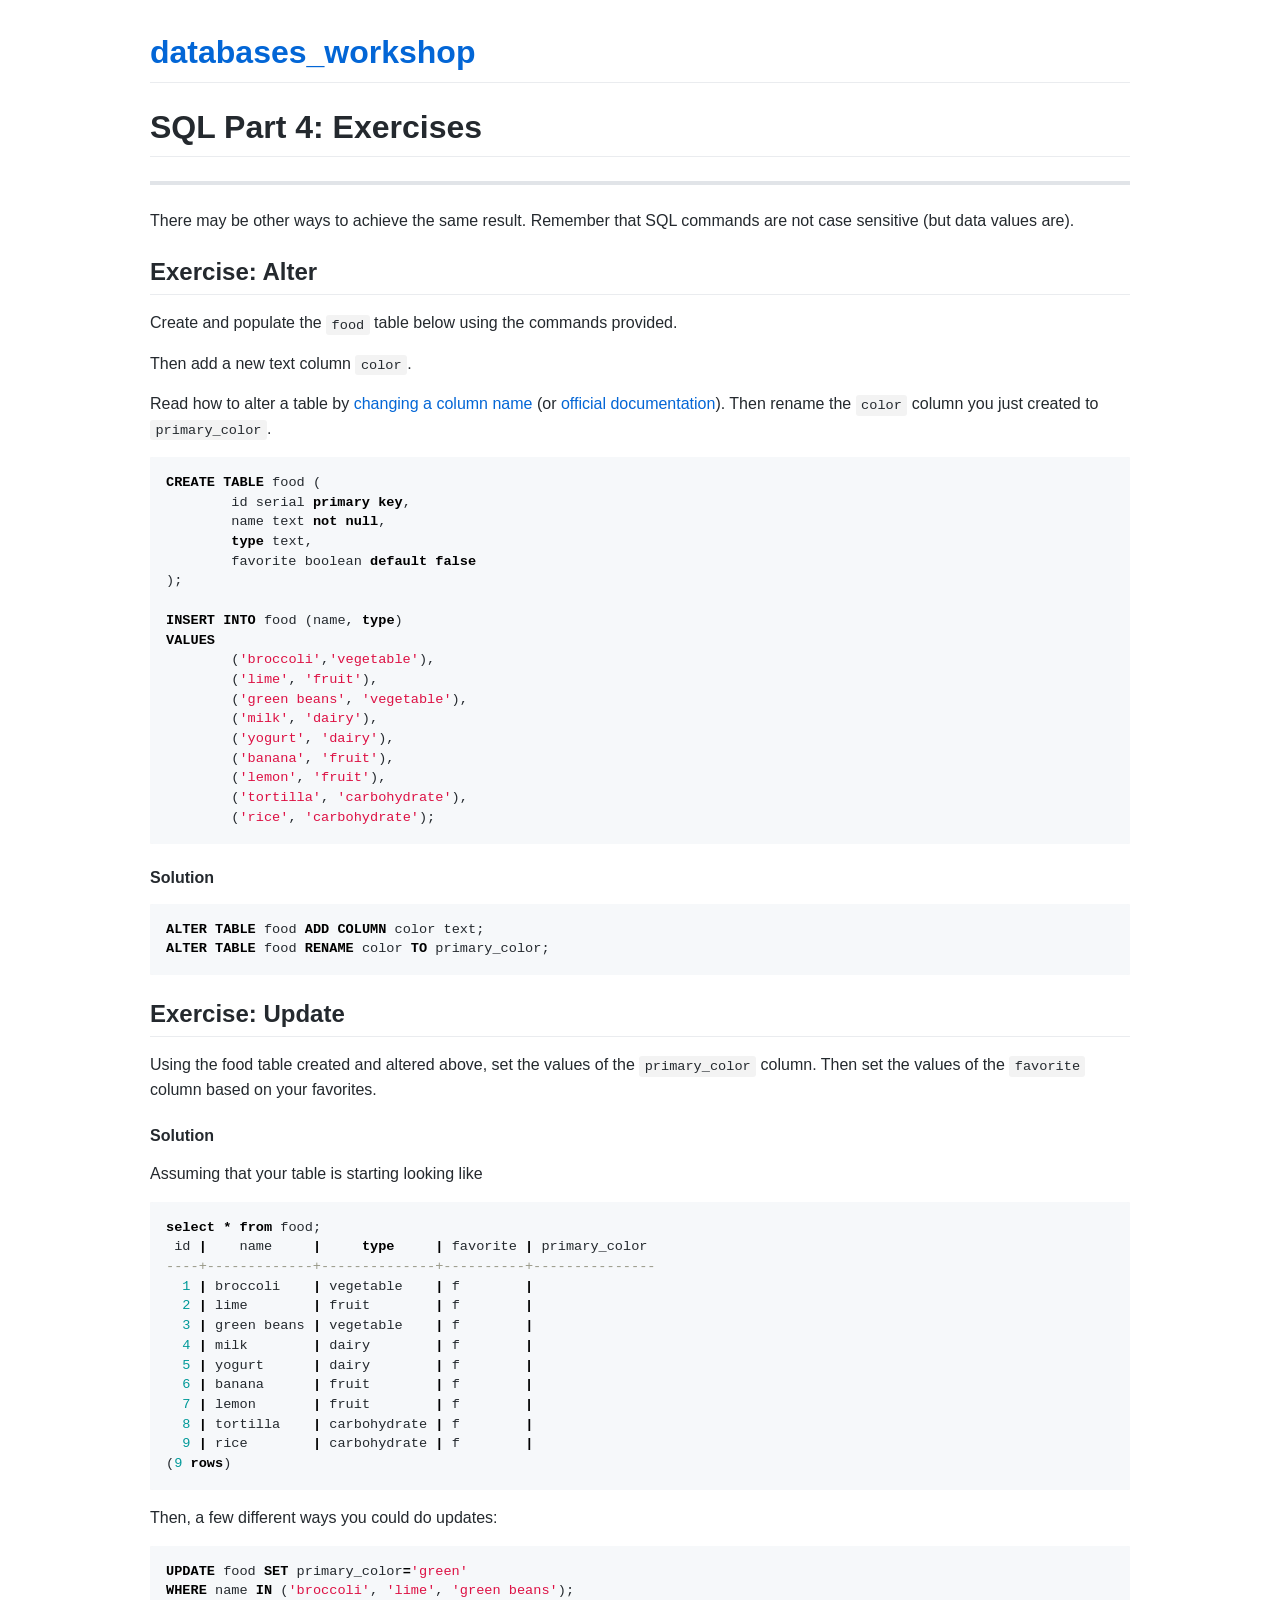
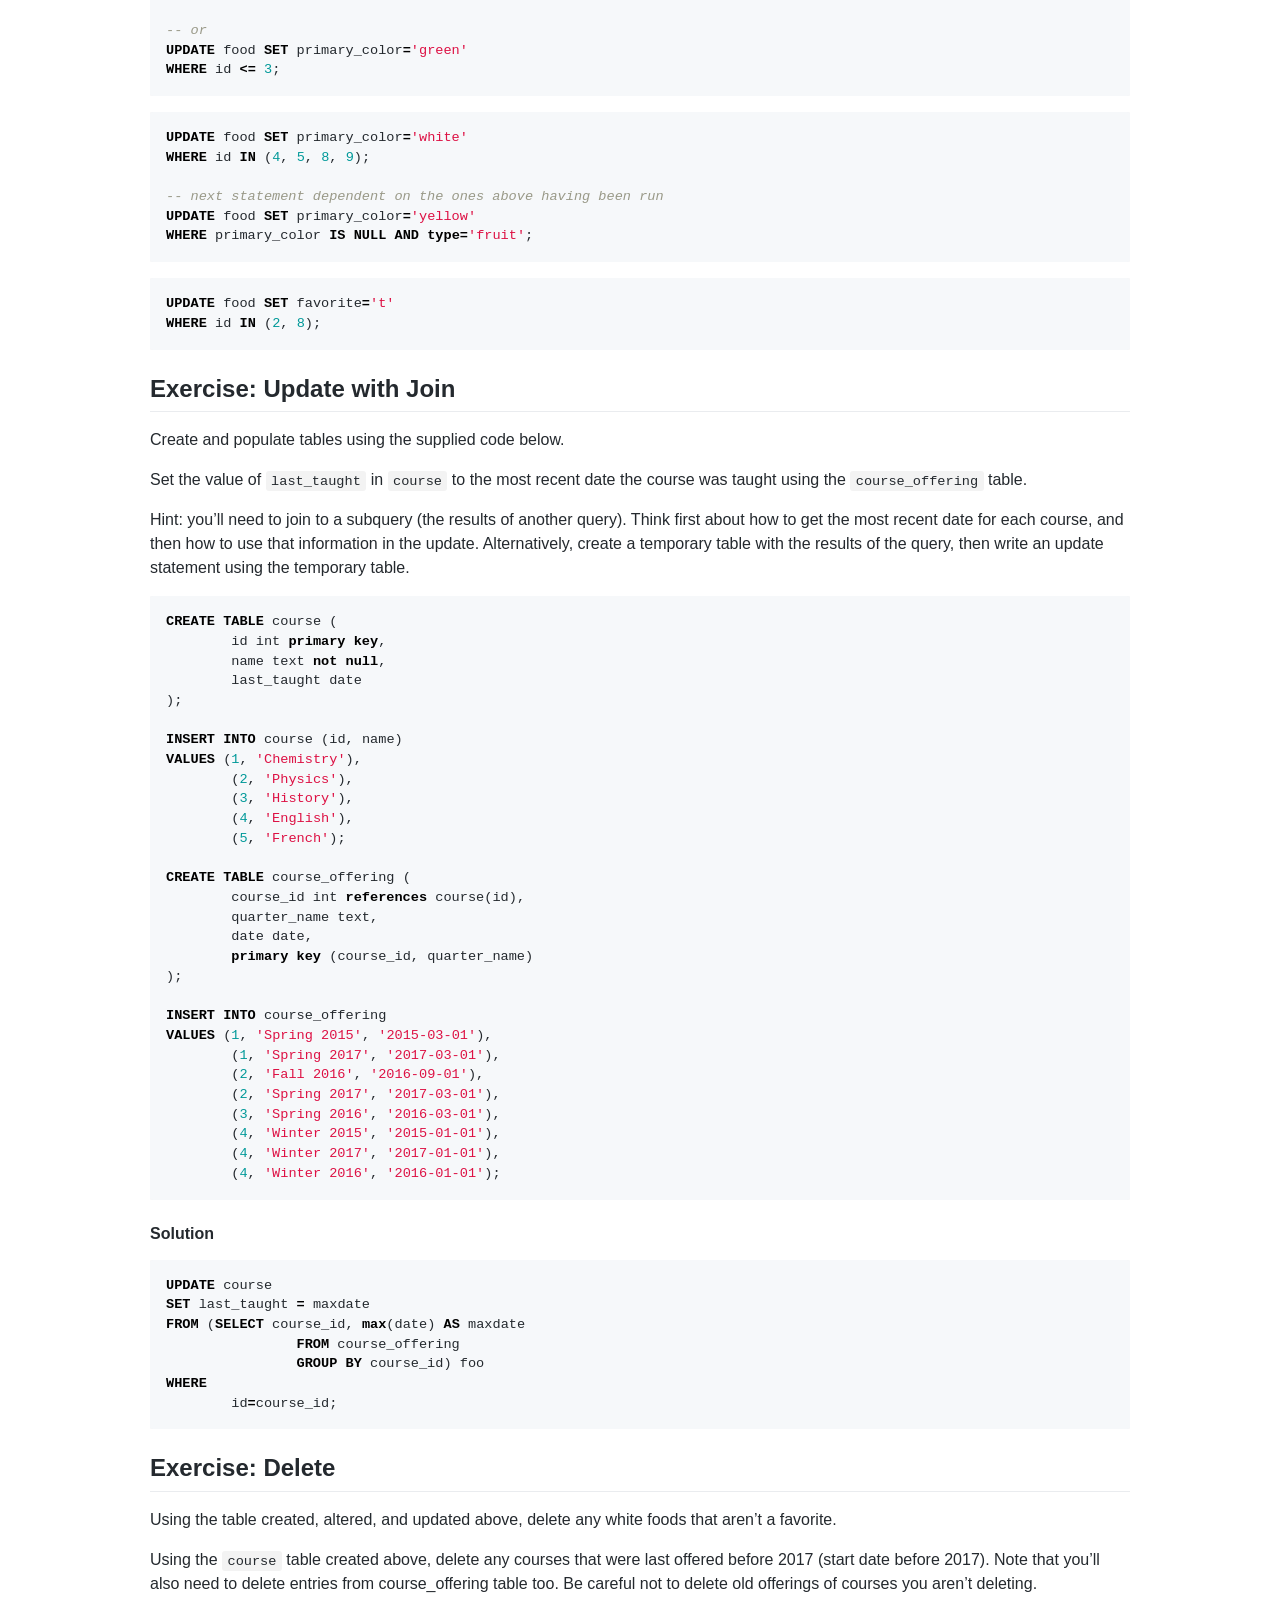
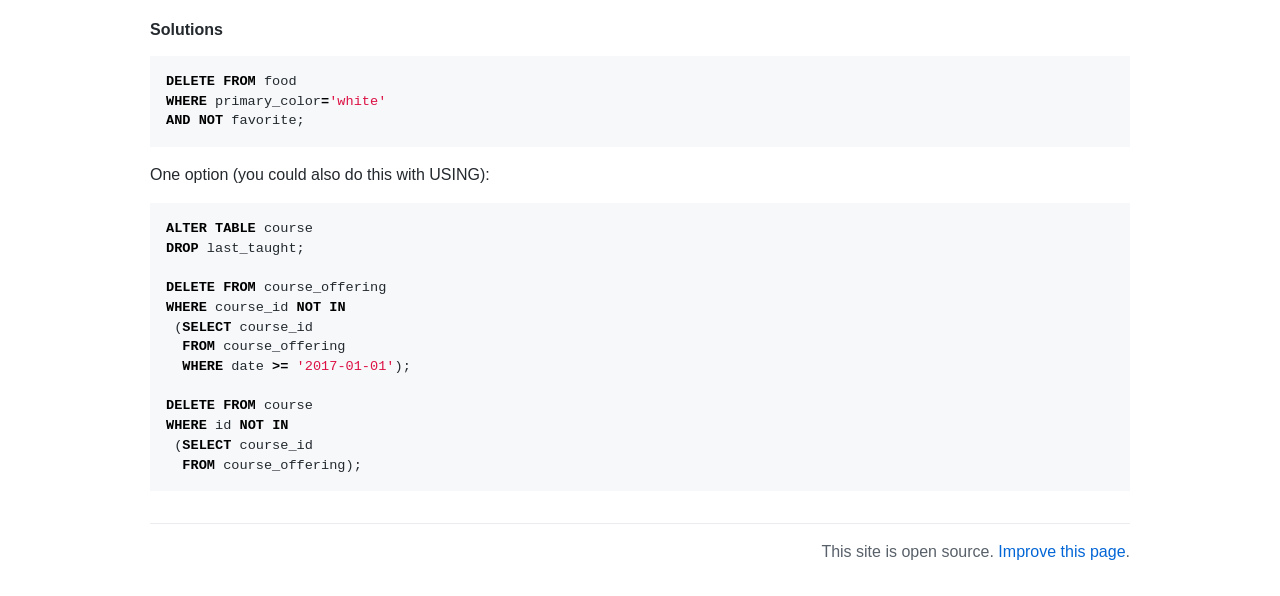
<file: PostGres/files/SQL Part 4_ Exercises_Answers _ databases_workshop.html>
<!DOCTYPE html>
<!-- saved from url=(0082)https://nuitrcs.github.io/databases_workshop/sql/part4_exercises_with_answers.html -->
<html lang="en-US" data-google-analytics-opt-out=""><head><meta http-equiv="Content-Type" content="text/html; charset=UTF-8">
    
    <meta http-equiv="X-UA-Compatible" content="IE=edge">
    <meta name="viewport" content="width=device-width, initial-scale=1">

<!-- Begin Jekyll SEO tag v2.5.0 -->
<title>SQL Part 4: Exercises | databases_workshop</title>
<meta name="generator" content="Jekyll v3.8.5">
<meta property="og:title" content="SQL Part 4: Exercises">
<meta property="og:locale" content="en_US">
<meta name="description" content="RCS Intro to Databases workshop materials">
<meta property="og:description" content="RCS Intro to Databases workshop materials">
<link rel="canonical" href="https://nuitrcs.github.io/databases_workshop/sql/part4_exercises_with_answers.html">
<meta property="og:url" content="https://nuitrcs.github.io/databases_workshop/sql/part4_exercises_with_answers.html">
<meta property="og:site_name" content="databases_workshop">
<script type="application/ld+json">
{"@type":"WebPage","url":"https://nuitrcs.github.io/databases_workshop/sql/part4_exercises_with_answers.html","headline":"SQL Part 4: Exercises","description":"RCS Intro to Databases workshop materials","@context":"http://schema.org"}</script>
<!-- End Jekyll SEO tag -->

    <style class="anchorjs"></style><link rel="stylesheet" href="./SQL Part 4_ Exercises_Answers _ databases_workshop_files/style.css">
  </head>
  <body>
    <div class="container-lg px-3 my-5 markdown-body">
      
      <h1><a href="https://nuitrcs.github.io/databases_workshop/">databases_workshop</a></h1>
      

      <h1 id="sql-part-4-exercises">SQL Part 4: Exercises</h1>
<hr>

<p>There may be other ways to achieve the same result.  Remember that SQL commands are not case sensitive (but data values are).</p>

<h2 id="exercise-alter">Exercise: Alter<a class="anchorjs-link " href="https://nuitrcs.github.io/databases_workshop/sql/part4_exercises_with_answers.html#exercise-alter" aria-label="Anchor" data-anchorjs-icon="" style="font: 1em / 1 anchorjs-icons; padding-left: 0.375em;"></a></h2>

<p>Create and populate the <code class="highlighter-rouge">food</code> table below using the commands provided.</p>

<p>Then add a new text column <code class="highlighter-rouge">color</code>.</p>

<p>Read how to alter a table by <a href="http://www.postgresqltutorial.com/postgresql-rename-column/">changing a column name</a> (or <a href="https://www.postgresql.org/docs/current/static/sql-altertable.html">official documentation</a>).  Then rename the <code class="highlighter-rouge">color</code> column you just created to <code class="highlighter-rouge">primary_color</code>.</p>

<div class="language-sql highlighter-rouge"><div class="highlight"><pre class="highlight"><code><span class="k">CREATE</span> <span class="k">TABLE</span> <span class="n">food</span> <span class="p">(</span>
	<span class="n">id</span> <span class="n">serial</span> <span class="k">primary</span> <span class="k">key</span><span class="p">,</span>
	<span class="n">name</span> <span class="n">text</span> <span class="k">not</span> <span class="k">null</span><span class="p">,</span>
	<span class="k">type</span> <span class="n">text</span><span class="p">,</span>
	<span class="n">favorite</span> <span class="n">boolean</span> <span class="k">default</span> <span class="k">false</span>	
<span class="p">);</span>

<span class="k">INSERT</span> <span class="k">INTO</span> <span class="n">food</span> <span class="p">(</span><span class="n">name</span><span class="p">,</span> <span class="k">type</span><span class="p">)</span> 
<span class="k">VALUES</span> 
	<span class="p">(</span><span class="s1">'broccoli'</span><span class="p">,</span><span class="s1">'vegetable'</span><span class="p">),</span> 
	<span class="p">(</span><span class="s1">'lime'</span><span class="p">,</span> <span class="s1">'fruit'</span><span class="p">),</span> 
	<span class="p">(</span><span class="s1">'green beans'</span><span class="p">,</span> <span class="s1">'vegetable'</span><span class="p">),</span> 
	<span class="p">(</span><span class="s1">'milk'</span><span class="p">,</span> <span class="s1">'dairy'</span><span class="p">),</span> 
	<span class="p">(</span><span class="s1">'yogurt'</span><span class="p">,</span> <span class="s1">'dairy'</span><span class="p">),</span> 
	<span class="p">(</span><span class="s1">'banana'</span><span class="p">,</span> <span class="s1">'fruit'</span><span class="p">),</span> 
	<span class="p">(</span><span class="s1">'lemon'</span><span class="p">,</span> <span class="s1">'fruit'</span><span class="p">),</span> 
	<span class="p">(</span><span class="s1">'tortilla'</span><span class="p">,</span> <span class="s1">'carbohydrate'</span><span class="p">),</span> 
	<span class="p">(</span><span class="s1">'rice'</span><span class="p">,</span> <span class="s1">'carbohydrate'</span><span class="p">);</span>
</code></pre></div></div>

<h4 id="solution">Solution<a class="anchorjs-link " href="https://nuitrcs.github.io/databases_workshop/sql/part4_exercises_with_answers.html#solution" aria-label="Anchor" data-anchorjs-icon="" style="font: 1em / 1 anchorjs-icons; padding-left: 0.375em;"></a></h4>

<div class="language-sql highlighter-rouge"><div class="highlight"><pre class="highlight"><code><span class="k">ALTER</span> <span class="k">TABLE</span> <span class="n">food</span> <span class="k">ADD</span> <span class="k">COLUMN</span> <span class="n">color</span> <span class="n">text</span><span class="p">;</span>
<span class="k">ALTER</span> <span class="k">TABLE</span> <span class="n">food</span> <span class="k">RENAME</span> <span class="n">color</span> <span class="k">TO</span> <span class="n">primary_color</span><span class="p">;</span>
</code></pre></div></div>

<h2 id="exercise-update">Exercise: Update<a class="anchorjs-link " href="https://nuitrcs.github.io/databases_workshop/sql/part4_exercises_with_answers.html#exercise-update" aria-label="Anchor" data-anchorjs-icon="" style="font: 1em / 1 anchorjs-icons; padding-left: 0.375em;"></a></h2>

<p>Using the food table created and altered above, set the values of the <code class="highlighter-rouge">primary_color</code> column.  Then set the values of the <code class="highlighter-rouge">favorite</code> column based on your favorites.</p>

<h4 id="solution-1">Solution<a class="anchorjs-link " href="https://nuitrcs.github.io/databases_workshop/sql/part4_exercises_with_answers.html#solution-1" aria-label="Anchor" data-anchorjs-icon="" style="font: 1em / 1 anchorjs-icons; padding-left: 0.375em;"></a></h4>

<p>Assuming that your table is starting looking like</p>

<div class="language-sql highlighter-rouge"><div class="highlight"><pre class="highlight"><code><span class="k">select</span> <span class="o">*</span> <span class="k">from</span> <span class="n">food</span><span class="p">;</span>
 <span class="n">id</span> <span class="o">|</span>    <span class="n">name</span>     <span class="o">|</span>     <span class="k">type</span>     <span class="o">|</span> <span class="n">favorite</span> <span class="o">|</span> <span class="n">primary_color</span> 
<span class="c1">----+-------------+--------------+----------+---------------</span>
  <span class="mi">1</span> <span class="o">|</span> <span class="n">broccoli</span>    <span class="o">|</span> <span class="n">vegetable</span>    <span class="o">|</span> <span class="n">f</span>        <span class="o">|</span> 
  <span class="mi">2</span> <span class="o">|</span> <span class="n">lime</span>        <span class="o">|</span> <span class="n">fruit</span>        <span class="o">|</span> <span class="n">f</span>        <span class="o">|</span> 
  <span class="mi">3</span> <span class="o">|</span> <span class="n">green</span> <span class="n">beans</span> <span class="o">|</span> <span class="n">vegetable</span>    <span class="o">|</span> <span class="n">f</span>        <span class="o">|</span> 
  <span class="mi">4</span> <span class="o">|</span> <span class="n">milk</span>        <span class="o">|</span> <span class="n">dairy</span>        <span class="o">|</span> <span class="n">f</span>        <span class="o">|</span> 
  <span class="mi">5</span> <span class="o">|</span> <span class="n">yogurt</span>      <span class="o">|</span> <span class="n">dairy</span>        <span class="o">|</span> <span class="n">f</span>        <span class="o">|</span> 
  <span class="mi">6</span> <span class="o">|</span> <span class="n">banana</span>      <span class="o">|</span> <span class="n">fruit</span>        <span class="o">|</span> <span class="n">f</span>        <span class="o">|</span> 
  <span class="mi">7</span> <span class="o">|</span> <span class="n">lemon</span>       <span class="o">|</span> <span class="n">fruit</span>        <span class="o">|</span> <span class="n">f</span>        <span class="o">|</span> 
  <span class="mi">8</span> <span class="o">|</span> <span class="n">tortilla</span>    <span class="o">|</span> <span class="n">carbohydrate</span> <span class="o">|</span> <span class="n">f</span>        <span class="o">|</span> 
  <span class="mi">9</span> <span class="o">|</span> <span class="n">rice</span>        <span class="o">|</span> <span class="n">carbohydrate</span> <span class="o">|</span> <span class="n">f</span>        <span class="o">|</span> 
<span class="p">(</span><span class="mi">9</span> <span class="k">rows</span><span class="p">)</span>
</code></pre></div></div>

<p>Then, a few different ways you could do updates:</p>

<div class="language-sql highlighter-rouge"><div class="highlight"><pre class="highlight"><code><span class="k">UPDATE</span> <span class="n">food</span> <span class="k">SET</span> <span class="n">primary_color</span><span class="o">=</span><span class="s1">'green'</span> 
<span class="k">WHERE</span> <span class="n">name</span> <span class="k">IN</span> <span class="p">(</span><span class="s1">'broccoli'</span><span class="p">,</span> <span class="s1">'lime'</span><span class="p">,</span> <span class="s1">'green beans'</span><span class="p">);</span>

<span class="c1">-- or </span>
<span class="k">UPDATE</span> <span class="n">food</span> <span class="k">SET</span> <span class="n">primary_color</span><span class="o">=</span><span class="s1">'green'</span> 
<span class="k">WHERE</span> <span class="n">id</span> <span class="o">&lt;=</span> <span class="mi">3</span><span class="p">;</span>
</code></pre></div></div>
<div class="language-sql highlighter-rouge"><div class="highlight"><pre class="highlight"><code><span class="k">UPDATE</span> <span class="n">food</span> <span class="k">SET</span> <span class="n">primary_color</span><span class="o">=</span><span class="s1">'white'</span> 
<span class="k">WHERE</span> <span class="n">id</span> <span class="k">IN</span> <span class="p">(</span><span class="mi">4</span><span class="p">,</span> <span class="mi">5</span><span class="p">,</span> <span class="mi">8</span><span class="p">,</span> <span class="mi">9</span><span class="p">);</span>

<span class="c1">-- next statement dependent on the ones above having been run</span>
<span class="k">UPDATE</span> <span class="n">food</span> <span class="k">SET</span> <span class="n">primary_color</span><span class="o">=</span><span class="s1">'yellow'</span> 
<span class="k">WHERE</span> <span class="n">primary_color</span> <span class="k">IS</span> <span class="k">NULL</span> <span class="k">AND</span> <span class="k">type</span><span class="o">=</span><span class="s1">'fruit'</span><span class="p">;</span>
</code></pre></div></div>

<div class="language-sql highlighter-rouge"><div class="highlight"><pre class="highlight"><code><span class="k">UPDATE</span> <span class="n">food</span> <span class="k">SET</span> <span class="n">favorite</span><span class="o">=</span><span class="s1">'t'</span> 
<span class="k">WHERE</span> <span class="n">id</span> <span class="k">IN</span> <span class="p">(</span><span class="mi">2</span><span class="p">,</span> <span class="mi">8</span><span class="p">);</span>
</code></pre></div></div>

<h2 id="exercise-update-with-join">Exercise: Update with Join<a class="anchorjs-link " href="https://nuitrcs.github.io/databases_workshop/sql/part4_exercises_with_answers.html#exercise-update-with-join" aria-label="Anchor" data-anchorjs-icon="" style="font: 1em / 1 anchorjs-icons; padding-left: 0.375em;"></a></h2>

<p>Create and populate tables using the supplied code below.</p>

<p>Set the value of <code class="highlighter-rouge">last_taught</code> in <code class="highlighter-rouge">course</code> to the most recent date the course was taught using the <code class="highlighter-rouge">course_offering</code> table.</p>

<p>Hint: you’ll need to join to a subquery (the results of another query).  Think first about how to get the most recent date for each course, and then how to use that information in the update.  Alternatively, create a temporary table with the results of the query, then write an update statement using the temporary table.</p>

<div class="language-sql highlighter-rouge"><div class="highlight"><pre class="highlight"><code><span class="k">CREATE</span> <span class="k">TABLE</span> <span class="n">course</span> <span class="p">(</span>
	<span class="n">id</span> <span class="n">int</span> <span class="k">primary</span> <span class="k">key</span><span class="p">,</span>
	<span class="n">name</span> <span class="n">text</span> <span class="k">not</span> <span class="k">null</span><span class="p">,</span>
	<span class="n">last_taught</span> <span class="n">date</span>
<span class="p">);</span>

<span class="k">INSERT</span> <span class="k">INTO</span> <span class="n">course</span> <span class="p">(</span><span class="n">id</span><span class="p">,</span> <span class="n">name</span><span class="p">)</span> 
<span class="k">VALUES</span> <span class="p">(</span><span class="mi">1</span><span class="p">,</span> <span class="s1">'Chemistry'</span><span class="p">),</span>
	<span class="p">(</span><span class="mi">2</span><span class="p">,</span> <span class="s1">'Physics'</span><span class="p">),</span>
	<span class="p">(</span><span class="mi">3</span><span class="p">,</span> <span class="s1">'History'</span><span class="p">),</span>
	<span class="p">(</span><span class="mi">4</span><span class="p">,</span> <span class="s1">'English'</span><span class="p">),</span>
	<span class="p">(</span><span class="mi">5</span><span class="p">,</span> <span class="s1">'French'</span><span class="p">);</span>
	
<span class="k">CREATE</span> <span class="k">TABLE</span> <span class="n">course_offering</span> <span class="p">(</span>
	<span class="n">course_id</span> <span class="n">int</span> <span class="k">references</span> <span class="n">course</span><span class="p">(</span><span class="n">id</span><span class="p">),</span>
	<span class="n">quarter_name</span> <span class="n">text</span><span class="p">,</span>
	<span class="n">date</span> <span class="n">date</span><span class="p">,</span>
	<span class="k">primary</span> <span class="k">key</span> <span class="p">(</span><span class="n">course_id</span><span class="p">,</span> <span class="n">quarter_name</span><span class="p">)</span>
<span class="p">);</span>

<span class="k">INSERT</span> <span class="k">INTO</span> <span class="n">course_offering</span> 
<span class="k">VALUES</span> <span class="p">(</span><span class="mi">1</span><span class="p">,</span> <span class="s1">'Spring 2015'</span><span class="p">,</span> <span class="s1">'2015-03-01'</span><span class="p">),</span>
	<span class="p">(</span><span class="mi">1</span><span class="p">,</span> <span class="s1">'Spring 2017'</span><span class="p">,</span> <span class="s1">'2017-03-01'</span><span class="p">),</span>
	<span class="p">(</span><span class="mi">2</span><span class="p">,</span> <span class="s1">'Fall 2016'</span><span class="p">,</span> <span class="s1">'2016-09-01'</span><span class="p">),</span>
	<span class="p">(</span><span class="mi">2</span><span class="p">,</span> <span class="s1">'Spring 2017'</span><span class="p">,</span> <span class="s1">'2017-03-01'</span><span class="p">),</span>
	<span class="p">(</span><span class="mi">3</span><span class="p">,</span> <span class="s1">'Spring 2016'</span><span class="p">,</span> <span class="s1">'2016-03-01'</span><span class="p">),</span>
	<span class="p">(</span><span class="mi">4</span><span class="p">,</span> <span class="s1">'Winter 2015'</span><span class="p">,</span> <span class="s1">'2015-01-01'</span><span class="p">),</span>
	<span class="p">(</span><span class="mi">4</span><span class="p">,</span> <span class="s1">'Winter 2017'</span><span class="p">,</span> <span class="s1">'2017-01-01'</span><span class="p">),</span>
	<span class="p">(</span><span class="mi">4</span><span class="p">,</span> <span class="s1">'Winter 2016'</span><span class="p">,</span> <span class="s1">'2016-01-01'</span><span class="p">);</span>
</code></pre></div></div>

<h4 id="solution-2">Solution<a class="anchorjs-link " href="https://nuitrcs.github.io/databases_workshop/sql/part4_exercises_with_answers.html#solution-2" aria-label="Anchor" data-anchorjs-icon="" style="font: 1em / 1 anchorjs-icons; padding-left: 0.375em;"></a></h4>

<div class="language-sql highlighter-rouge"><div class="highlight"><pre class="highlight"><code><span class="k">UPDATE</span> <span class="n">course</span> 
<span class="k">SET</span> <span class="n">last_taught</span> <span class="o">=</span> <span class="n">maxdate</span> 
<span class="k">FROM</span> <span class="p">(</span><span class="k">SELECT</span> <span class="n">course_id</span><span class="p">,</span> <span class="k">max</span><span class="p">(</span><span class="n">date</span><span class="p">)</span> <span class="k">AS</span> <span class="n">maxdate</span> 
		<span class="k">FROM</span> <span class="n">course_offering</span>
		<span class="k">GROUP</span> <span class="k">BY</span> <span class="n">course_id</span><span class="p">)</span> <span class="n">foo</span>
<span class="k">WHERE</span> 
	<span class="n">id</span><span class="o">=</span><span class="n">course_id</span><span class="p">;</span>
</code></pre></div></div>

<h2 id="exercise-delete">Exercise: Delete<a class="anchorjs-link " href="https://nuitrcs.github.io/databases_workshop/sql/part4_exercises_with_answers.html#exercise-delete" aria-label="Anchor" data-anchorjs-icon="" style="font: 1em / 1 anchorjs-icons; padding-left: 0.375em;"></a></h2>

<p>Using the table created, altered, and updated above, delete any white foods that aren’t a favorite.</p>

<p>Using the <code class="highlighter-rouge">course</code> table created above, delete any courses that were last offered before 2017 (start date before 2017).  Note that you’ll also need to delete entries from course_offering table too.  Be careful not to delete old offerings of courses you aren’t deleting.</p>

<h4 id="solutions">Solutions<a class="anchorjs-link " href="https://nuitrcs.github.io/databases_workshop/sql/part4_exercises_with_answers.html#solutions" aria-label="Anchor" data-anchorjs-icon="" style="font: 1em / 1 anchorjs-icons; padding-left: 0.375em;"></a></h4>

<div class="language-sql highlighter-rouge"><div class="highlight"><pre class="highlight"><code><span class="k">DELETE</span> <span class="k">FROM</span> <span class="n">food</span> 
<span class="k">WHERE</span> <span class="n">primary_color</span><span class="o">=</span><span class="s1">'white'</span> 
<span class="k">AND</span> <span class="k">NOT</span> <span class="n">favorite</span><span class="p">;</span>
</code></pre></div></div>

<p>One option (you could also do this with USING):</p>

<div class="language-sql highlighter-rouge"><div class="highlight"><pre class="highlight"><code><span class="k">ALTER</span> <span class="k">TABLE</span> <span class="n">course</span>
<span class="k">DROP</span> <span class="n">last_taught</span><span class="p">;</span>

<span class="k">DELETE</span> <span class="k">FROM</span> <span class="n">course_offering</span>
<span class="k">WHERE</span> <span class="n">course_id</span> <span class="k">NOT</span> <span class="k">IN</span> 
 <span class="p">(</span><span class="k">SELECT</span> <span class="n">course_id</span> 
  <span class="k">FROM</span> <span class="n">course_offering</span>
  <span class="k">WHERE</span> <span class="n">date</span> <span class="o">&gt;=</span> <span class="s1">'2017-01-01'</span><span class="p">);</span>

<span class="k">DELETE</span> <span class="k">FROM</span> <span class="n">course</span>
<span class="k">WHERE</span> <span class="n">id</span> <span class="k">NOT</span> <span class="k">IN</span>
 <span class="p">(</span><span class="k">SELECT</span> <span class="n">course_id</span> 
  <span class="k">FROM</span> <span class="n">course_offering</span><span class="p">);</span>
</code></pre></div></div>



      
      <div class="footer border-top border-gray-light mt-5 pt-3 text-right text-gray">
        This site is open source. <a href="https://github.com/nuitrcs/databases_workshop/edit/master/sql/part4_exercises_with_answers.md">Improve this page</a>.
      </div>
      
    </div>
    <script src="./SQL Part 4_ Exercises_Answers _ databases_workshop_files/anchor.min.js" integrity="sha256-lZaRhKri35AyJSypXXs4o6OPFTbTmUoltBbDCbdzegg=" crossorigin="anonymous"></script>
    <script>anchors.add();</script>
    
  

</body></html>
</file>
<file: style.css>
body {
    font-family: Arial, sans-serif;
    font-size: 16pt;
    margin: 2em;
    background: #f9f9f9;
}
.collapsible {
    background-color: #345035;
    color: white;
    cursor: pointer;
    padding: 14px;
    width: 100%;
    border: none;
    text-align: left;
    outline: none;
    font-size: 1.1em;
    margin-bottom: 5px;
    border-radius: 4px;
    transition: background 0.2s;
}
.collapsible:hover {
    background-color: #006904;
}
.content {
    padding: 0 18px;
    display: none;
    overflow: hidden;
    background-color: #fff;
    border: 1px solid #ddd;
    border-radius: 0 0 4px 4px;
    margin-bottom: 10px;
}

.collapse-all-btn {
    position: fixed;
    bottom: 24px;
    right: 24px;
    background: #4CAF50;
    color: #fff;
    border: none;
    border-radius: 50%;
    width: 56px;
    height: 56px;
    font-size: 1.5em;
    box-shadow: 0 2px 8px rgba(0,0,0,0.2);
    cursor: pointer;
    z-index: 1000;
    transition: background 0.2s;
}
.collapse-all-btn:hover {
    background: #388e3c;
}

.collapsible2 {
    background-color: rgb(55, 93, 100);
    color: white;
    cursor: pointer;
    padding: 14px;
    width: 100%;
    border: none;
    text-align: left;
    outline: none;
    font-size: 1.1em;
    margin-bottom: 5px;
    border-radius: 4px;
    transition: background 0.2s;
}
.collapsible2:hover {
    background-color: #006967;
}
</file>
